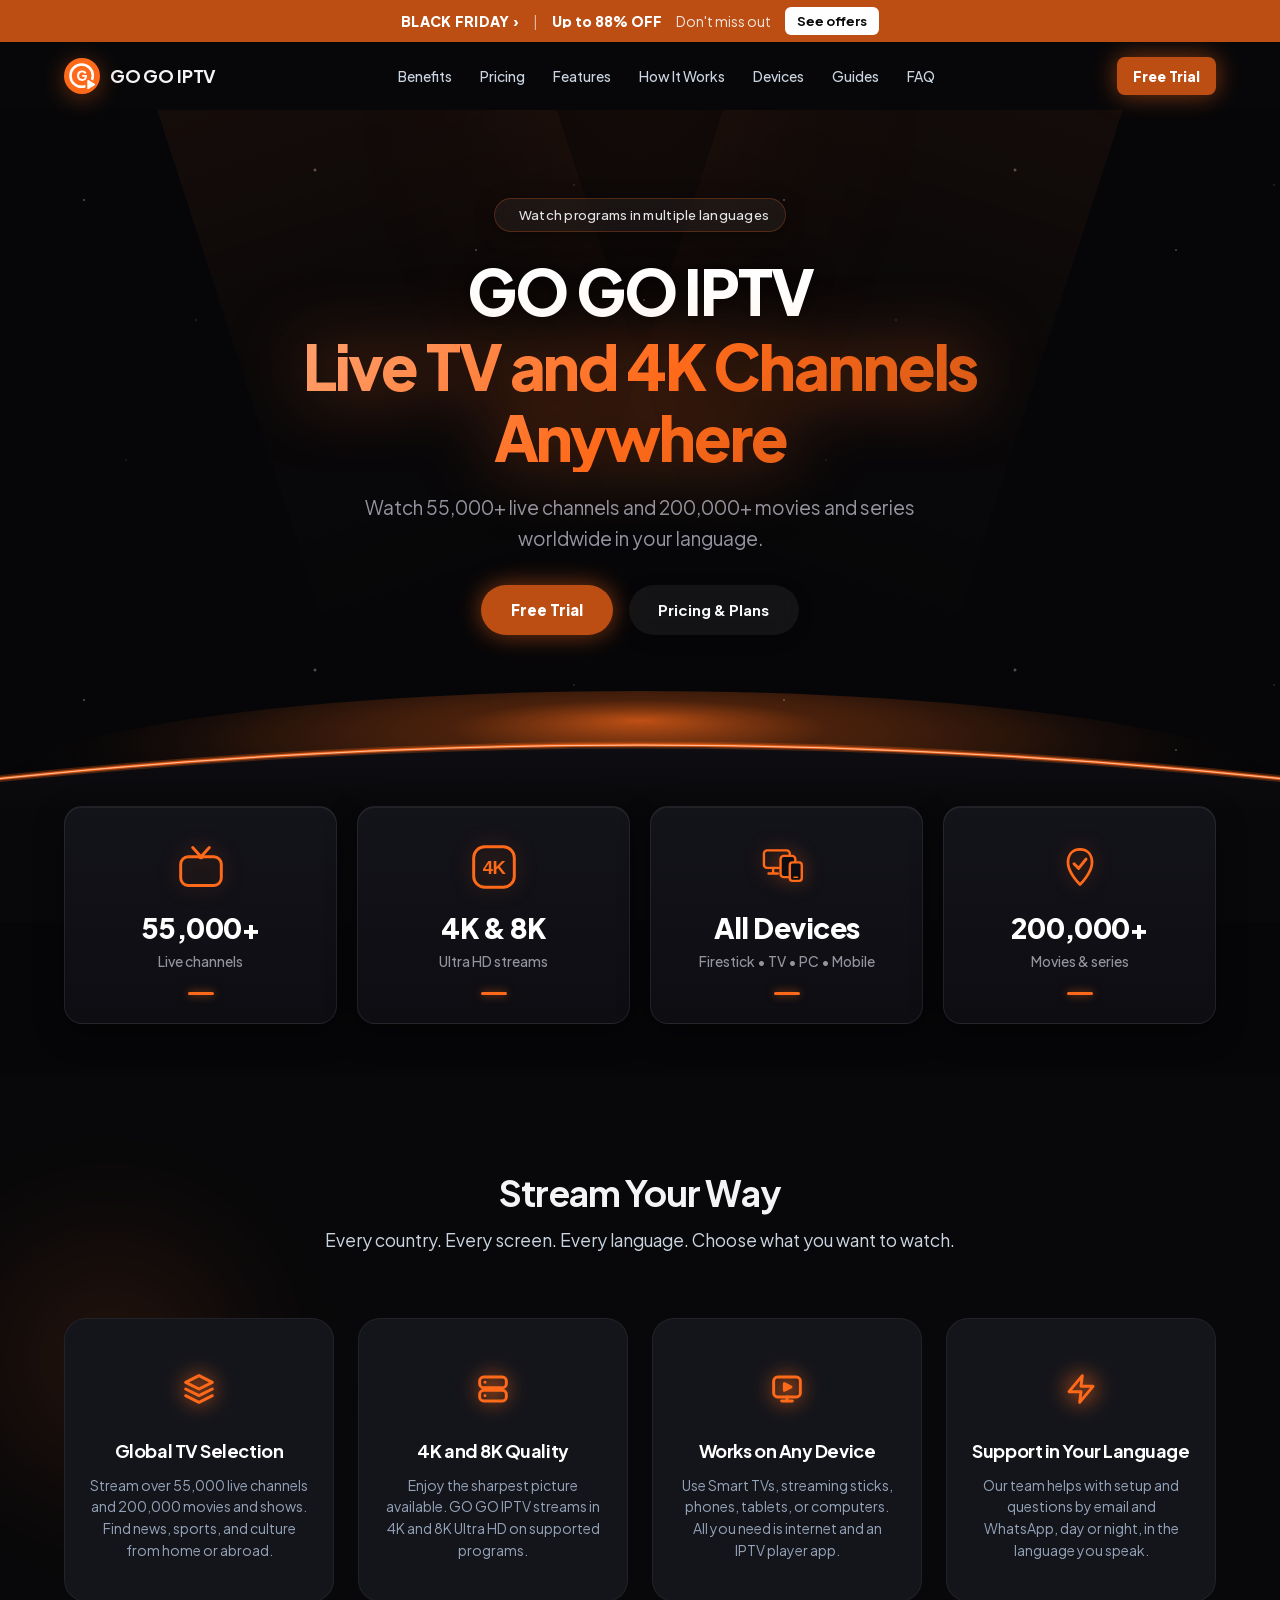
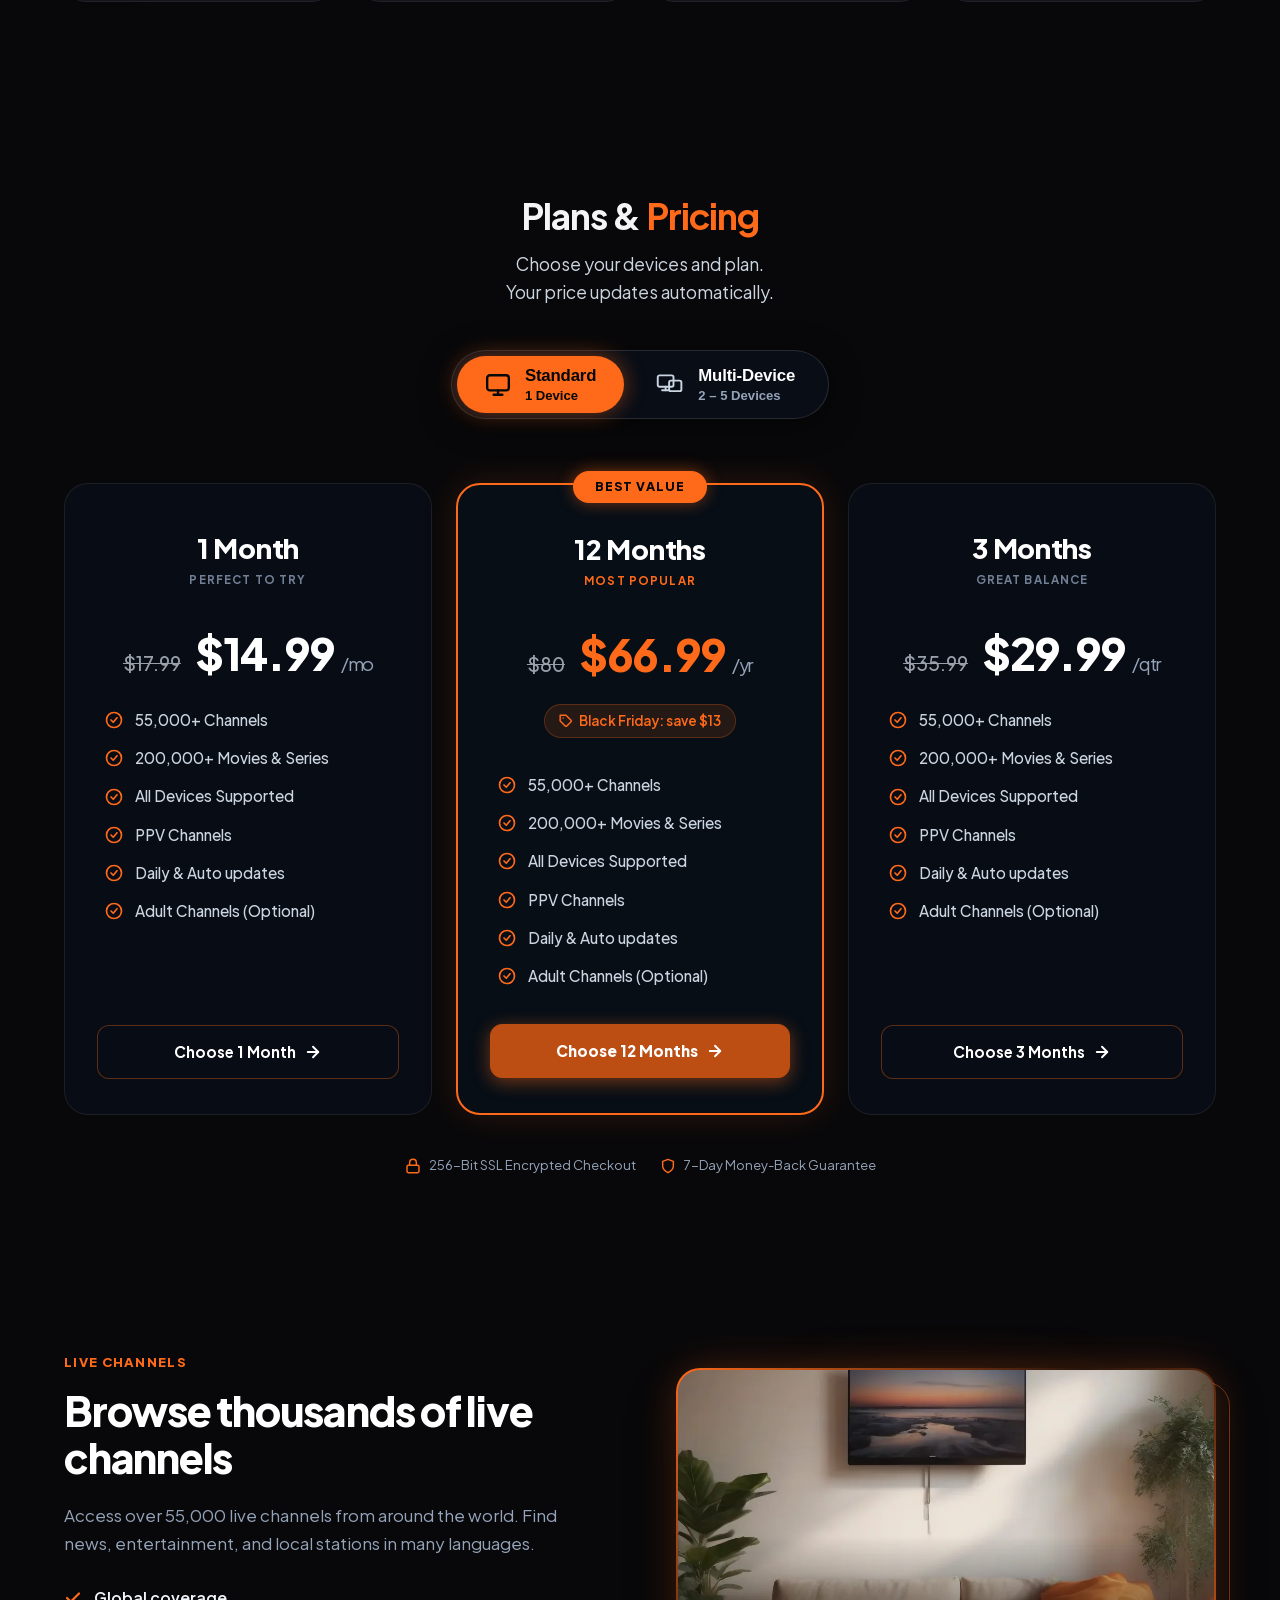
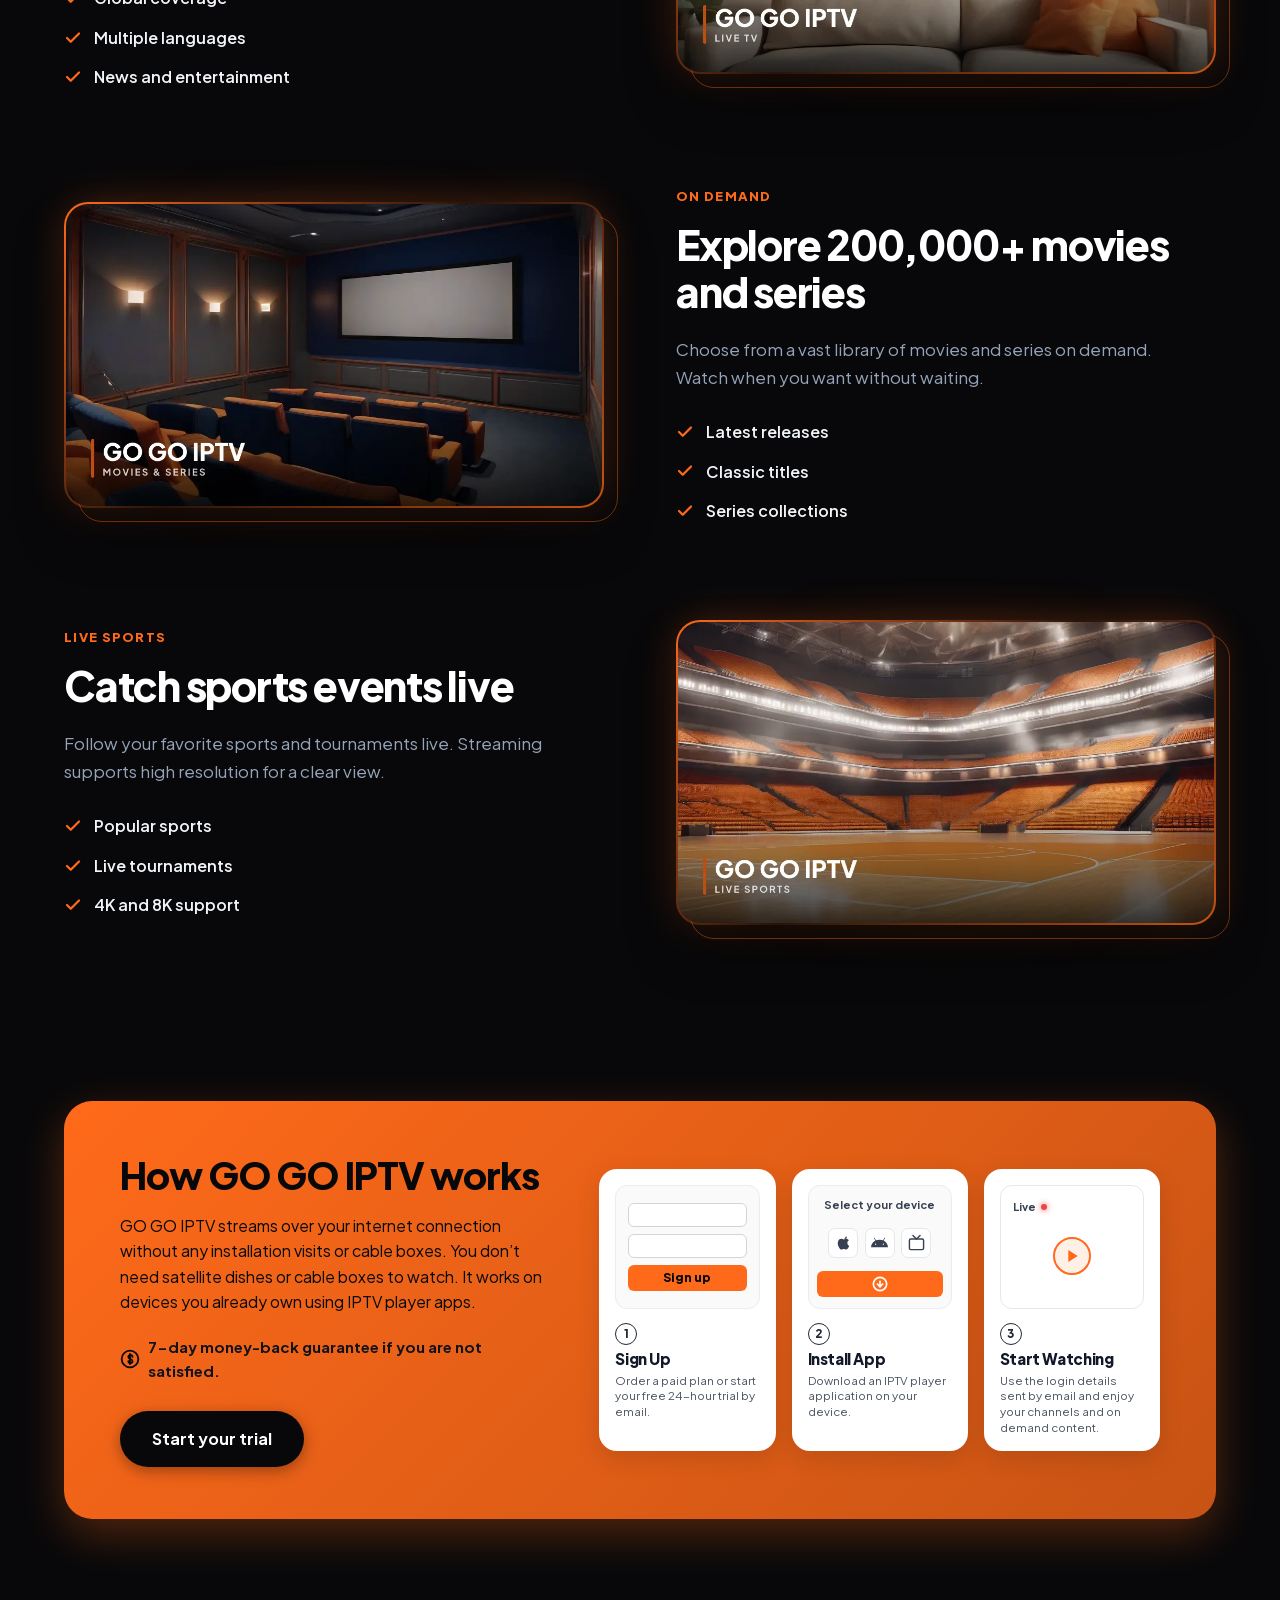
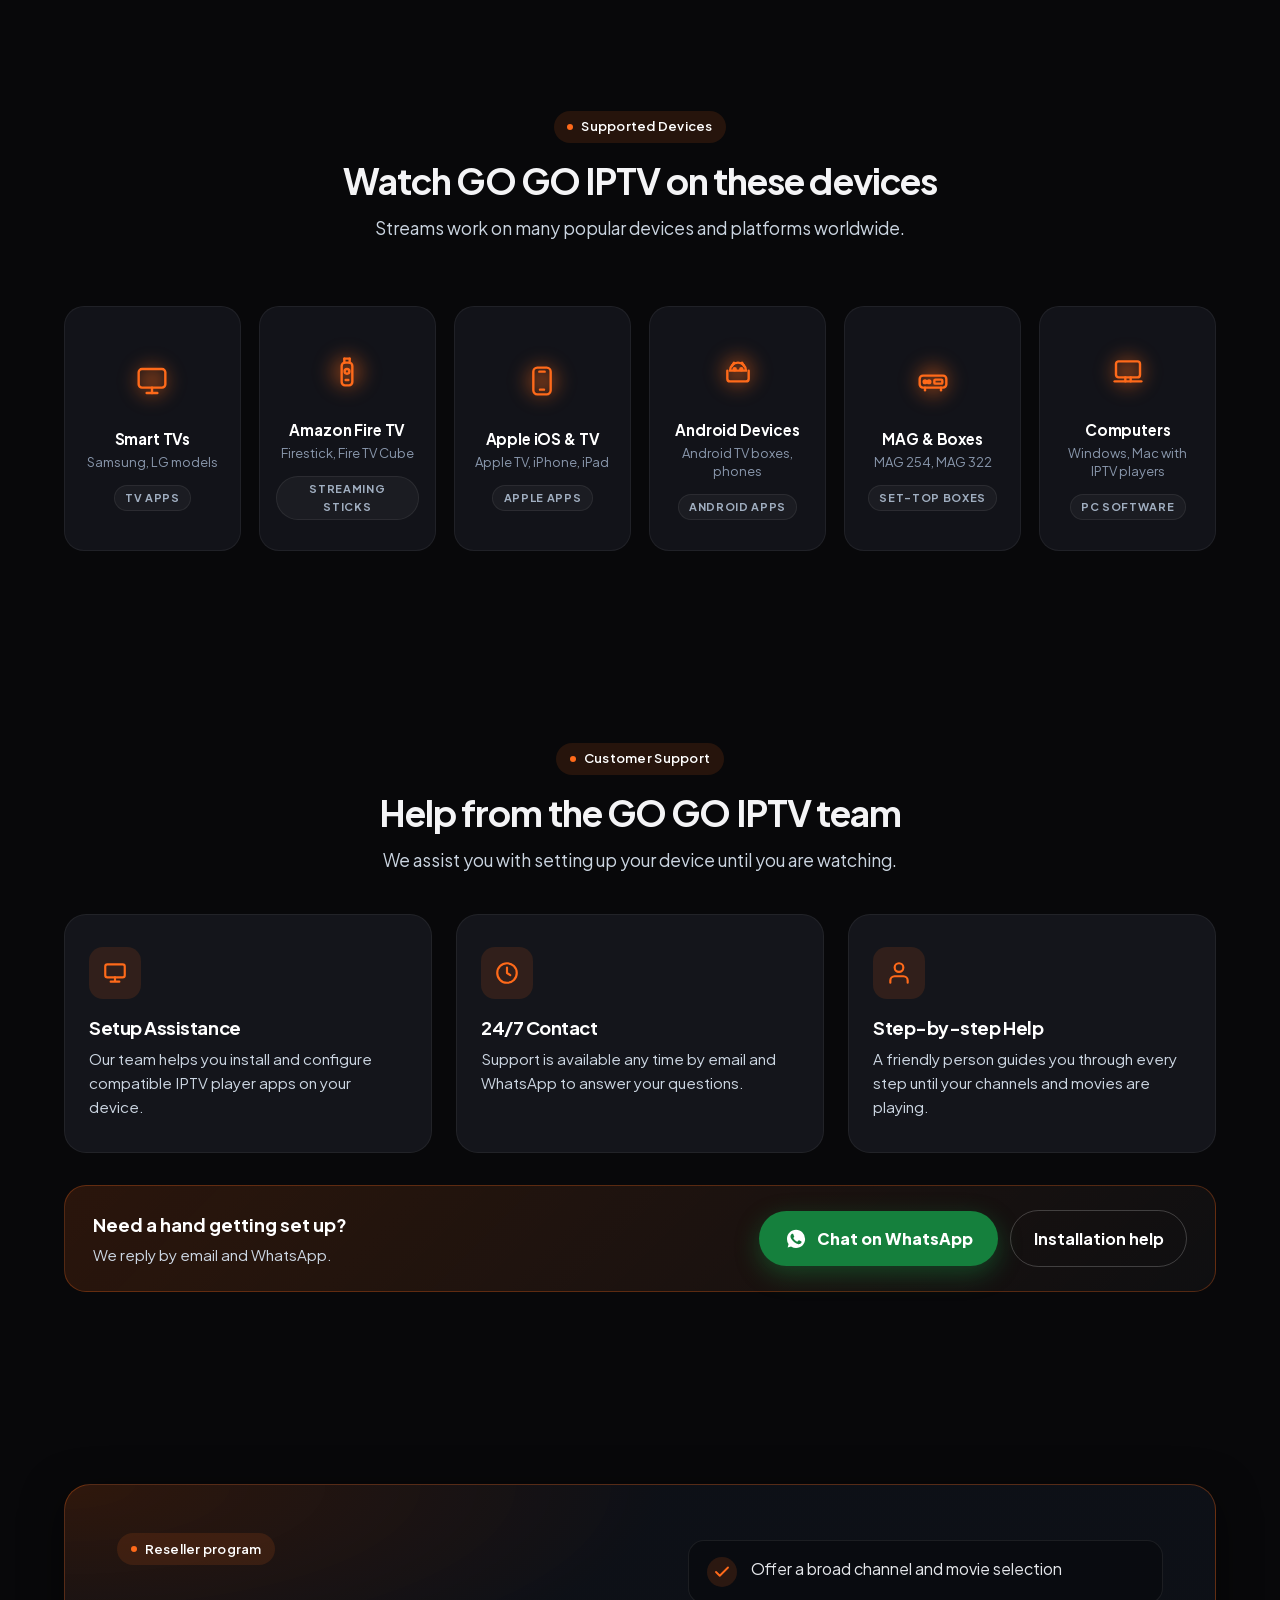
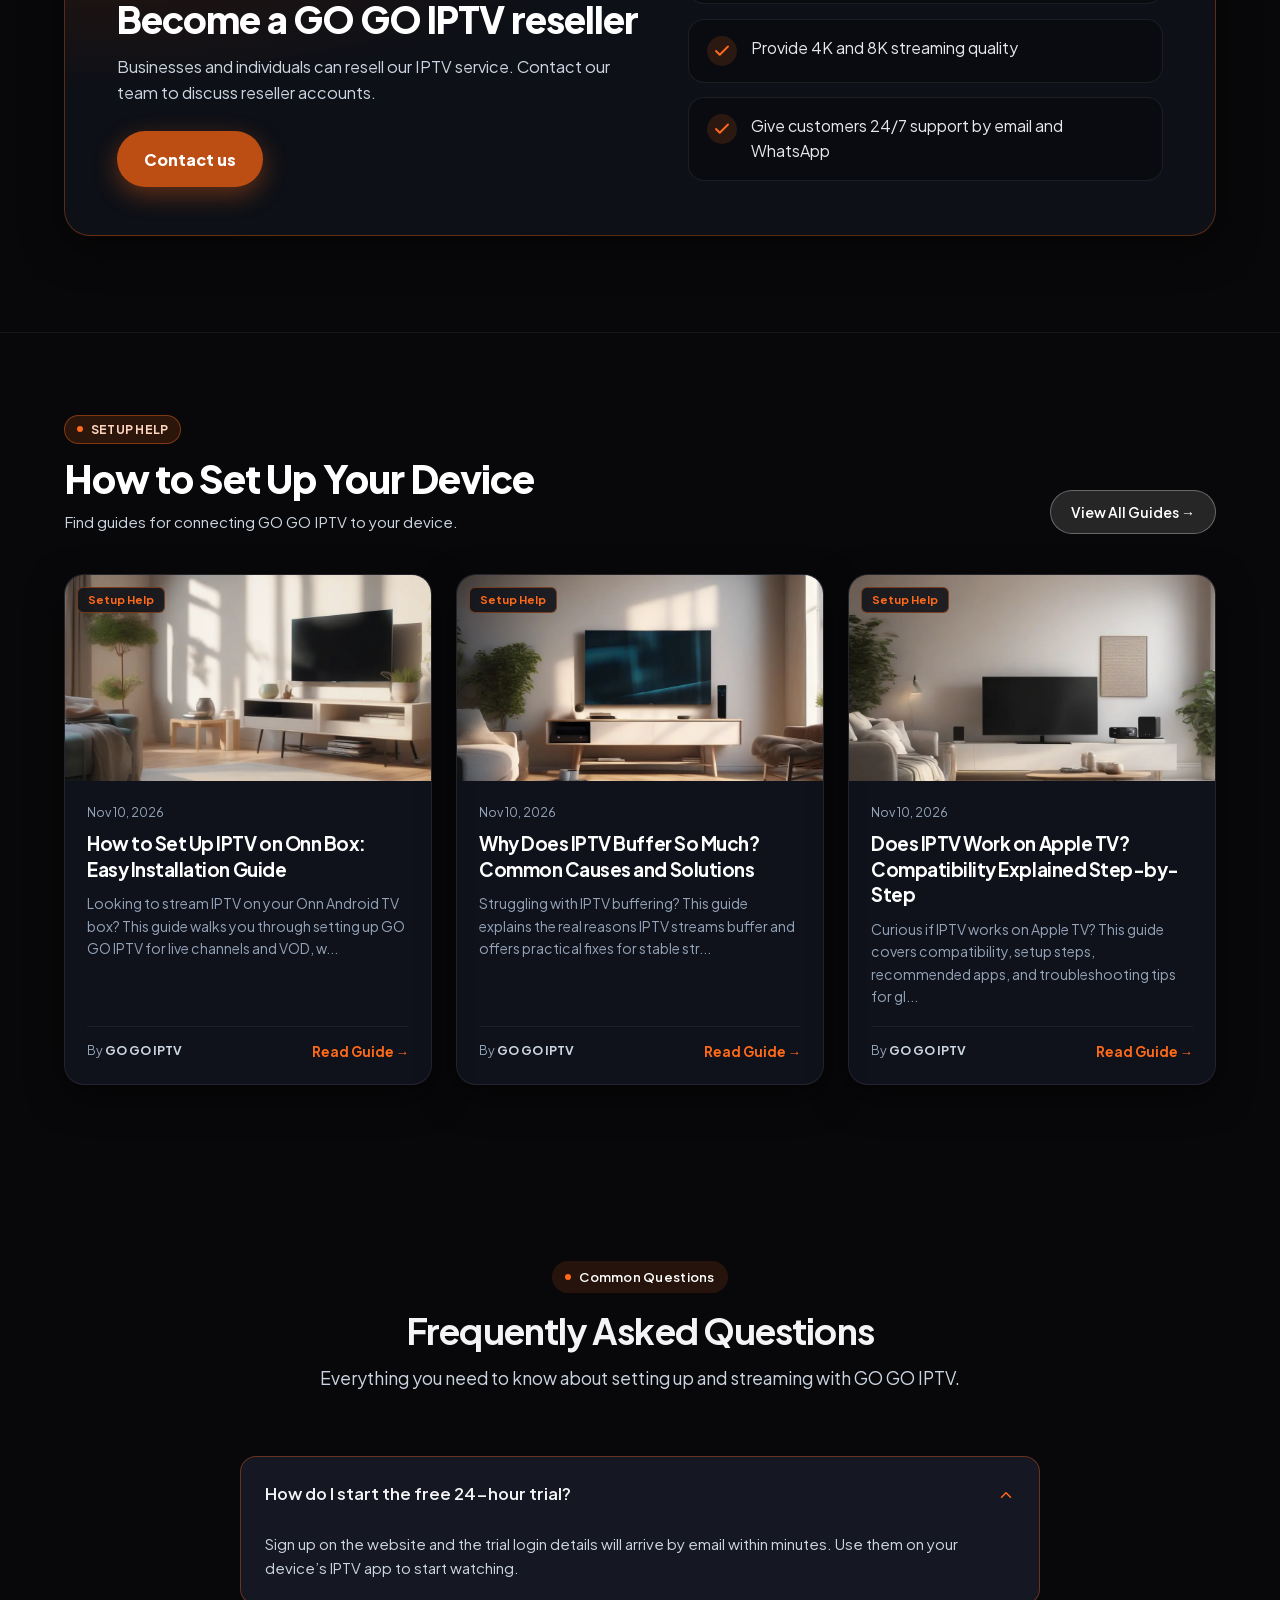
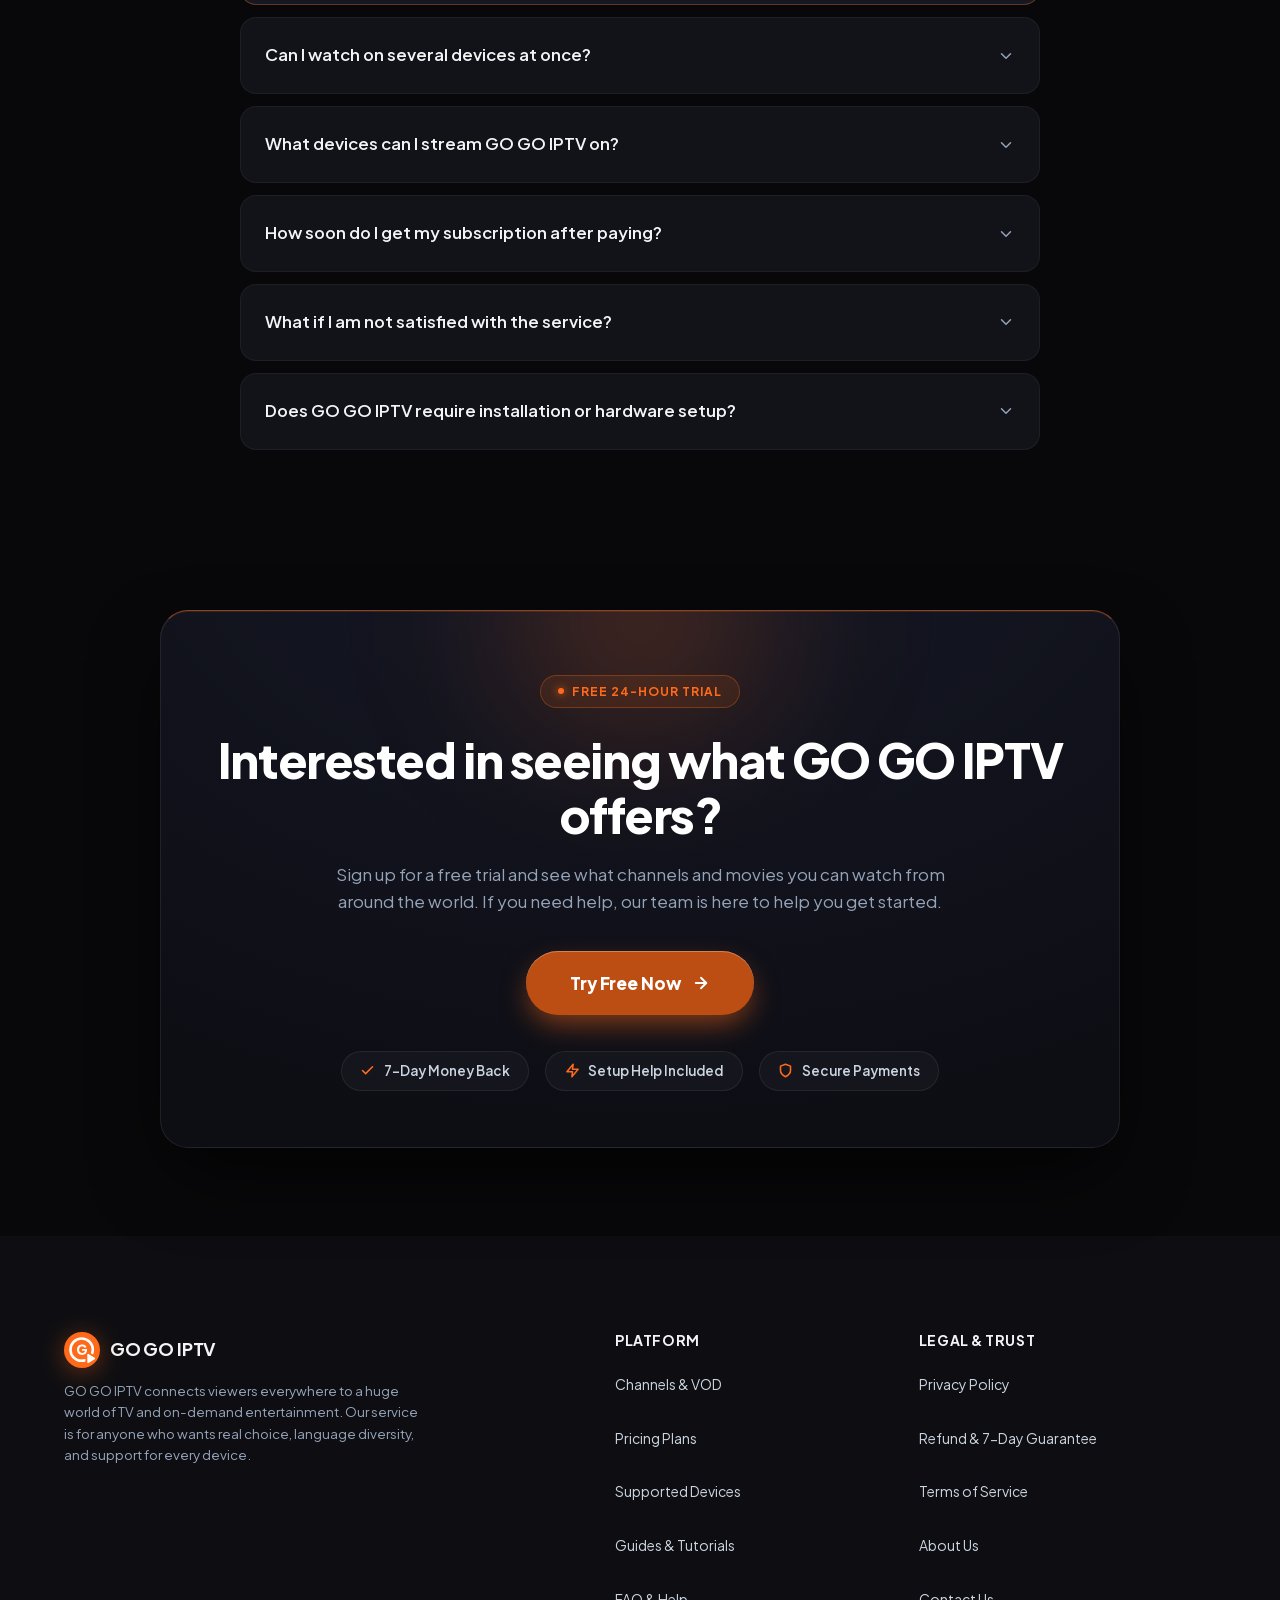
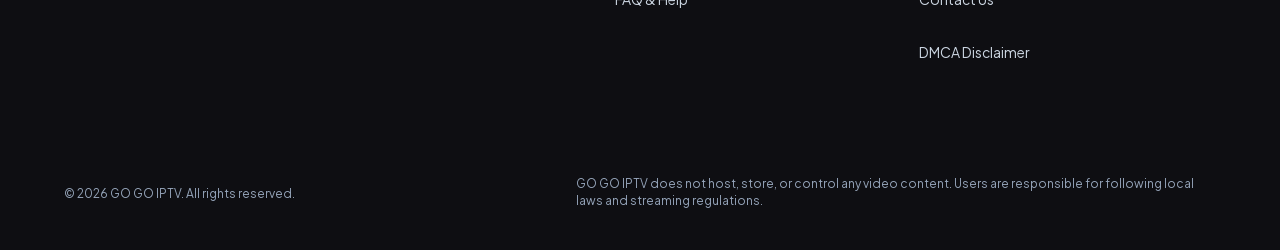
<file: index.html>
<!DOCTYPE html>
<html lang="en" style="background-color:#08080a;color:#f4f4f6;">
<head>
  <meta charset="UTF-8">
  <meta name="viewport" content="width=device-width, initial-scale=1.0">
  
  <!-- Primary SEO Meta Tags -->
  <title>GO GO IPTV | 55,000+ Channels, Multilingual, 4K &amp; 8K Streams</title>
  <meta name="description" content="Watch 55,000+ channels and 200,000+ movies worldwide in 4K/8K. Free 24-hour trial and support in every language. Explore your options today.">
  <meta name="robots" content="index, follow, max-snippet:-1, max-image-preview:large, max-video-preview:-1">
  <meta name="format-detection" content="telephone=no">
  <link rel="canonical" href="https://iptvgogo.org/">
  <link rel="preload" href="/assets/fonts/plus-jakarta-sans.woff2" as="font" type="font/woff2" crossorigin>
  <meta name="theme-color" content="#08080a">

  <!-- Site favicon: real image files, which Google Search reads -->
  <link rel="icon" href="favicon.ico" sizes="any">
  <link rel="icon" type="image/png" sizes="48x48" href="/assets/favicon-48x48.png">
  <link rel="icon" type="image/svg+xml" href="/assets/favicon.svg">
  <link rel="apple-touch-icon" sizes="180x180" href="/assets/apple-touch-icon.png">
  <link rel="manifest" href="site.webmanifest">

  <!-- Open Graph / Facebook -->
  <meta property="og:type" content="website">
  <meta property="og:url" content="https://iptvgogo.org/">
  <meta property="og:title" content="GO GO IPTV | 55,000+ Channels, Multilingual, 4K & 8K Streams">
  <meta property="og:description" content="Watch 55,000+ channels and 200,000+ movies worldwide in 4K/8K. Free 24-hour trial and support in every language. Explore your options today.">
  <meta property="og:site_name" content="GO GO IPTV">
  <meta property="og:image" content="https://iptvgogo.org/images/share-go-go-iptv-live-tv-1794317675023.jpg">
  <meta property="og:image:width" content="1200">
  <meta property="og:image:height" content="630">
  <meta property="og:image:alt" content="GO GO IPTV Ultra-Stable 4K IPTV Streaming Service">

  <!-- Twitter / X -->
  <meta name="twitter:card" content="summary_large_image">
  <meta name="twitter:title" content="GO GO IPTV | 55,000+ Channels, Multilingual, 4K & 8K Streams">
  <meta name="twitter:description" content="Watch 55,000+ channels and 200,000+ movies worldwide in 4K/8K. Free 24-hour trial and support in every language. Explore your options today.">
  <meta name="twitter:image" content="https://iptvgogo.org/images/share-go-go-iptv-live-tv-1794317675023.jpg">

  <!-- Self-Hosted Critical Variable Font loaded via @font-face with font-display: swap -->

  <!-- Main Stylesheet -->
  <style>
@font-face{font-family:"Plus Jakarta Sans";font-style:normal;font-weight:400 800;font-display:swap;src:url("/assets/fonts/plus-jakarta-sans.woff2") format("woff2");unicode-range:U+0000-00FF,U+0131,U+0152-0153,U+02BB-02BC,U+02C6,U+02DA,U+02DC,U+0304,U+0308,U+0329,U+2000-206F,U+20AC,U+2122,U+2191,U+2193,U+2212,U+2215,U+FEFF,U+FFFD}:root{--bg-page:#08080a;--bg-surface:#0e0e12;--bg-card:#131318;--bg-card-hover:#181820;--bg-subtle:#1c1c24;--border-subtle:transparent;--border-medium:transparent;--border-accent:transparent;--border-highlight:transparent;--accent:#c75314;--accent-hover:#c75314;--accent-light:rgba(199, 83, 20,0.12);--accent-text:#ffd5bf;--status-green:#22c55e;--status-green-bg:rgba(34,197,94,0.12);--text-primary:#f4f4f6;--text-secondary:#cbd5e1;--text-muted:#94a3b8;--text-inverse:#08080a;--font-family:"Plus Jakarta Sans",-apple-system,BlinkMacSystemFont,"Segoe UI",Roboto,Oxygen,Ubuntu,Cantarell,"Helvetica Neue",sans-serif;--line-height-base:1.6;--line-height-heading:1.2;--space-xs:0.5rem;--space-sm:0.75rem;--space-md:1rem;--space-lg:1.5rem;--space-xl:2.5rem;--space-2xl:4rem;--space-3xl:6rem;--max-width:1200px;--radius-sm:4px;--radius-md:8px;--radius-lg:12px;--radius-full:9999px;--transition-fast:0.15s ease;--transition-normal:0.25s ease}*,*::before,*::after{box-sizing:border-box;margin:0;padding:0}html{font-family:var(--font-family);font-size:16px;line-height:var(--line-height-base);color:var(--text-secondary);background-color:var(--bg-page);scroll-behavior:smooth;-webkit-text-size-adjust:100%;text-rendering:optimizeLegibility}body{min-height:100vh;display:flex;flex-direction:column;background-color:var(--bg-page);color:var(--text-secondary);overflow-x:hidden}h1,h2,h3,h4,h5,h6{color:var(--text-primary);font-weight:700;line-height:var(--line-height-heading);letter-spacing:-0.025em}h1{font-size:clamp(2rem,5vw,3.25rem);font-weight:800;margin-bottom:var(--space-md)}h2{font-size:clamp(1.75rem,3.5vw,2.25rem);margin-bottom:var(--space-sm)}h3{font-size:1.25rem;margin-bottom:var(--space-xs)}p{margin-bottom:var(--space-md)}p:last-child{margin-bottom:0}a{color:inherit;text-decoration:none;transition:color var(--transition-fast)}a:hover{color:var(--text-primary)}ul,ol{list-style:none}:focus-visible{outline:2px solid var(--accent);outline-offset:3px}.container{width:100%;max-width:var(--max-width);margin-inline:auto;padding-inline:var(--space-md)}@media (min-width:768px){.container{padding-inline:var(--space-lg)}}.section{padding-block:var(--space-2xl);border-bottom:none;scroll-margin-top:90px}@media (min-width:768px){.section{padding-block:var(--space-3xl)}}.section-header{text-align:center;max-width:680px;margin-inline:auto;margin-bottom:var(--space-2xl)}.section-header p{color:var(--text-secondary);font-size:1.1rem}.pill-badge{display:inline-flex;align-items:center;gap:0.5rem;padding:0.35rem 0.85rem;font-size:0.8125rem;font-weight:600;letter-spacing:0.02em;color:var(--accent-text);background-color:var(--accent-light);border:none;border-radius:var(--radius-full);margin-bottom:var(--space-md)}.pill-badge .dot{width:6px;height:6px;border-radius:50%;background-color:var(--accent)}.status-pill{display:inline-flex;align-items:center;gap:0.375rem;font-size:0.75rem;font-weight:500;color:#86efac;background-color:var(--status-green-bg);padding:0.25rem 0.625rem;border-radius:var(--radius-full);border:none}.status-pill .indicator{width:6px;height:6px;border-radius:50%;background-color:var(--status-green)}@media (max-width:640px){.header-actions .status-pill{display:none}}.btn{display:inline-flex;align-items:center;justify-content:center;gap:0.5rem;padding:0.75rem 1.5rem;font-size:0.9375rem;font-weight:600;border-radius:var(--radius-md);border:none;cursor:pointer;white-space:nowrap;transition:background-color var(--transition-fast),transform var(--transition-fast);text-decoration:none}.btn:active{transform:translateY(1px)}.btn-primary{background:linear-gradient(135deg,#c75314 0%,#c75314 100%);color:#ffffff !important;font-weight:700;border:none}.btn-primary:hover{background-color:var(--accent-hover);color:#ffffff}.btn-secondary{background-color:var(--bg-card);color:var(--text-primary);border:none}.btn-secondary:hover{background-color:var(--bg-subtle);color:#ffffff}.btn-block{width:100%}.btn-sm{padding:0.5rem 1rem;font-size:0.875rem}.btn-group{display:flex;flex-direction:column;gap:0.75rem;width:100%}@media (min-width:480px){.btn-group{flex-direction:row;justify-content:center;width:auto}}.site-header{position:sticky;top:0;z-index:100;background-color:rgba(8,8,10,0.95);border-bottom:none;backdrop-filter:blur(8px);-webkit-backdrop-filter:blur(8px)}.header-container{display:flex;align-items:center;justify-content:space-between;height:68px}.brand-logo{display:flex;align-items:center;gap:0.625rem;font-size:1.125rem;font-weight:700;color:var(--text-primary);letter-spacing:-0.01em}.logo-icon{display:inline-flex;align-items:center;justify-content:center;width:32px;height:32px;background-color:var(--accent);color:#ffffff;border-radius:var(--radius-sm);font-weight:900;font-size:1rem}.brand-accent{color:var(--accent-ink, var(--accent))}.nav-menu{display:none}@media (min-width:900px){.nav-menu{display:flex;align-items:center;gap:1.75rem}}.nav-link{font-size:0.875rem;font-weight:500;color:var(--text-secondary)}.nav-link:hover{color:var(--text-primary)}.header-actions{display:flex;align-items:center;gap:0.875rem}.menu-toggle{display:flex;flex-direction:column;justify-content:center;gap:5px;width:38px;height:38px;padding:8px;background-color:var(--bg-card);border:none;border-radius:var(--radius-sm);cursor:pointer;color:var(--text-primary)}@media (min-width:900px){.menu-toggle{display:none}}.menu-bar{display:block;width:100%;height:2px;background-color:var(--text-primary);transition:transform var(--transition-fast),opacity var(--transition-fast)}.menu-toggle[aria-expanded="true"] .menu-bar:nth-child(1){transform:translateY(7px) rotate(45deg)}.menu-toggle[aria-expanded="true"] .menu-bar:nth-child(2){opacity:0}.menu-toggle[aria-expanded="true"] .menu-bar:nth-child(3){transform:translateY(-7px) rotate(-45deg)}.mobile-nav{display:none;position:fixed;top:68px;left:0;right:0;bottom:0;background-color:#08080a;border-bottom:none;padding:var(--space-xl) var(--space-lg);flex-direction:column;gap:var(--space-md);z-index:999;overflow-y:auto}.mobile-nav.is-open{display:flex}@media (min-width:900px){.mobile-nav{display:none !important}}.mobile-nav-link{font-size:1.125rem;font-weight:600;color:var(--text-primary);padding-block:0.5rem;border-bottom:none}.hero-section{position:relative;background-color:#060608;padding-top:clamp(3.5rem,7vw,5.5rem);padding-bottom:clamp(2rem,4vw,3.5rem);text-align:center;overflow:hidden}.hero-cosmic-backdrop{position:absolute;inset:0;pointer-events:none;overflow:hidden;z-index:1;contain:strict}.light-ray{position:absolute;top:-120px;width:380px;height:600px;opacity:0.16;transform-origin:top center;pointer-events:none;will-change:transform}.light-ray-left{left:10%;background:linear-gradient(180deg,rgba(255, 106, 26,0.5) 0%,rgba(255, 106, 26,0.08) 60%,transparent 100%);transform:rotate(-18deg)}.light-ray-right{right:10%;background:linear-gradient(180deg,rgba(255, 106, 26,0.45) 0%,rgba(255, 106, 26,0.08) 60%,transparent 100%);transform:rotate(18deg)}.light-ray-center{left:50%;transform:translateX(-50%);width:550px;height:480px;background:radial-gradient(ellipse at top,rgba(255, 106, 26,0.2) 0%,rgba(255, 106, 26,0.05) 50%,transparent 80%);opacity:0.35}.cosmic-stars{position:absolute;inset:0;background-image:radial-gradient(1.5px 1.5px at 12% 18%,rgba(255,255,255,0.65),transparent),radial-gradient(1px 1px at 28% 42%,rgba(255,255,255,0.45),transparent),radial-gradient(2px 2px at 45% 12%,rgba(255, 213, 191,0.75),transparent),radial-gradient(1.5px 1.5px at 68% 28%,rgba(255,255,255,0.55),transparent),radial-gradient(1px 1px at 82% 15%,rgba(255,255,255,0.45),transparent),radial-gradient(1.5px 1.5px at 92% 38%,rgba(255, 213, 191,0.65),transparent),radial-gradient(1px 1px at 18% 70%,rgba(255,255,255,0.35),transparent),radial-gradient(1.5px 1.5px at 84% 68%,rgba(255,255,255,0.4),transparent);background-repeat:repeat;background-size:700px 500px;opacity:0.7}.hero-container{position:relative;z-index:3}.hero-content{max-width:860px;margin-inline:auto;display:flex;flex-direction:column;align-items:center}.hero-badge-pill{display:inline-flex;align-items:center;gap:0.5rem;padding:0.35rem 1rem;background:rgba(255,255,255,0.05);border:none;border-radius:var(--radius-full);font-size:0.8125rem;font-weight:500;letter-spacing:0.02em;color:#e4e4e7;margin-bottom:1.5rem;backdrop-filter:blur(12px);-webkit-backdrop-filter:blur(12px);box-shadow:0 4px 20px rgba(0,0,0,0.4);transition:background-color var(--transition-fast),transform var(--transition-fast)}.hero-badge-pill:hover{background:rgba(255,255,255,0.08);transform:translateY(-1px)}.badge-spark{color:#c75314;font-size:0.875rem;text-shadow:0 0 10px rgba(199, 83, 20,0.9),0 0 20px rgba(199, 83, 20,0.5);line-height:1}.hero-title{display:flex;flex-direction:column;align-items:center;gap:0.25rem;font-size:clamp(2.1rem,5.2vw,3.85rem);font-weight:800;line-height:1.15;letter-spacing:-0.035em;margin-bottom:1.25rem}.title-top{color:#ffffff;text-shadow:0 2px 20px rgba(0,0,0,0.8)}.title-bottom{color:var(--accent-ink, #ff6a1a);background:linear-gradient(135deg,#ff6a1a 0%,#ff6a1a 50%,#c75314 100%);-webkit-background-clip:text;-webkit-text-fill-color:transparent;background-clip:text;filter:drop-shadow(0 0 35px rgba(199, 83, 20,0.45))}.hero-description{font-size:clamp(1rem,2vw,1.1875rem);color:#9494a0;line-height:1.6;max-width:640px;margin-inline:auto;margin-bottom:2rem}.hero-btn-group{display:flex;flex-direction:row;align-items:center;justify-content:center;gap:1rem;flex-wrap:wrap;margin-bottom:2.5rem}.btn-pill{display:inline-flex;align-items:center;justify-content:center;gap:0.5rem;padding:0.8rem 1.85rem;font-size:0.9375rem;font-weight:600;border-radius:var(--radius-full);border:none;cursor:pointer;white-space:nowrap}.btn-pill,.btn-pill span,.btn-pill:link,.btn-pill:visited{text-decoration:none}.btn-pill-primary,.btn-pill-primary:link,.btn-pill-primary:visited{background:var(--accent);color:#ffffff !important;font-weight:800 !important;border:none;box-shadow:0 0 25px rgba(199, 83, 20,0.45),0 4px 14px rgba(0,0,0,0.4)}.btn-pill-primary:hover{transform:translateY(-2px) scale(1.02);box-shadow:0 0 35px rgba(199, 83, 20,0.7),0 6px 22px rgba(0,0,0,0.5);color:#ffffff !important}.btn-pill-primary span{background:none;box-shadow:none;color:#ffffff !important}.btn-pill-glass{background-color:rgba(255,255,255,0.06);color:#f8fafc !important;border:none;backdrop-filter:blur(12px);-webkit-backdrop-filter:blur(12px);box-shadow:0 4px 15px rgba(0,0,0,0.3)}.btn-pill-glass span{color:#f8fafc !important}.btn-pill-glass:hover{background-color:rgba(255,255,255,0.12);color:#ffffff !important;transform:translateY(-2px);box-shadow:0 6px 20px rgba(0,0,0,0.4)}.hero-horizon{position:relative;width:100%;margin-top:1rem;margin-bottom:-15px;overflow:visible;pointer-events:none;z-index:2;display:flex;justify-content:center}.horizon-svg{width:100%;height:clamp(140px,18vw,240px);display:block;overflow:visible}.hero-metrics-container{position:relative;z-index:3;margin-top:-115px}@media (max-width:640px){.hero-metrics-container{margin-top:-50px}.hero-btn-group{flex-direction:column;width:100%;max-width:320px;margin-inline:auto}.btn-pill{width:100%}.horizon-svg{height:120px}}.metrics-grid{display:grid;grid-template-columns:repeat(2,1fr);gap:1rem;margin-top:0}@media (min-width:860px){.metrics-grid{grid-template-columns:repeat(4,1fr);gap:1.25rem}}.metric-card{position:relative;background-color:#0c0c11;background:linear-gradient(180deg,#13131a 0%,#0d0d12 100%);border:1px solid rgba(255,255,255,0.08);border-radius:18px;padding:2.25rem 1rem 1.75rem 1rem;display:flex;flex-direction:column;align-items:center;justify-content:center;text-align:center;box-shadow:0 10px 30px rgba(0,0,0,0.4),inset 0 1px 0 rgba(255,255,255,0.06);transition:transform var(--transition-normal),box-shadow var(--transition-normal),border-color var(--transition-normal),background-color var(--transition-normal)}.metric-card:hover{transform:translateY(-3px);background-color:#101016;border-color:rgba(255, 106, 26,0.4);box-shadow:0 14px 40px rgba(0,0,0,0.55),0 0 25px rgba(199, 83, 20,0.15)}.metric-icon-wrap{display:flex;align-items:center;justify-content:center;width:56px;height:48px;max-width:56px;max-height:48px;background:transparent;border:none;margin-inline:auto;margin-bottom:1.25rem;overflow:visible;flex-shrink:0}.metric-icon-art{width:56px !important;height:48px !important;max-width:56px !important;max-height:48px !important;display:block;flex-shrink:0;filter:drop-shadow(0 0 10px rgba(255, 106, 26,0.22));transition:transform var(--transition-fast),filter var(--transition-fast)}.metric-card:hover .metric-icon-art{transform:scale(1.06);filter:drop-shadow(0 0 16px rgba(255, 106, 26,0.5))}.metric-val{font-size:clamp(1.35rem,2.2vw,1.85rem);font-weight:800;color:#ffffff;letter-spacing:-0.02em;line-height:1.2}.metric-val .accent-mark{color:var(--accent-ink, #ff6a1a);margin-left:2px}.metric-label{font-size:clamp(0.78rem,1.15vw,0.875rem);color:#94949e;margin-top:0.45rem;line-height:1.4;font-weight:500}.metric-dash{display:block;width:26px;height:3px;border-radius:var(--radius-full);background-color:#ff6a1a;margin-top:1.25rem;box-shadow:0 0 8px rgba(255, 106, 26,0.5)}@media (max-width:640px){.metrics-grid{gap:0.65rem}.metric-card{padding:1.5rem 0.6rem 1.25rem 0.6rem;border-radius:14px}.metric-icon-wrap{height:44px;margin-bottom:0.85rem}.metric-icon-art{width:44px;height:38px}.metric-val{font-size:1.15rem}.metric-label{font-size:0.72rem}.metric-dash{margin-top:0.85rem;width:20px}}.hero-categories-section{position:relative;background-color:#060608;padding-bottom:2rem}.hero-categories-container{position:relative;z-index:3;margin-top:1.5rem;margin-bottom:1rem}.category-cards-grid{display:grid;grid-template-columns:repeat(3,1fr);gap:0.65rem}@media (min-width:860px){.category-cards-grid{grid-template-columns:repeat(6,1fr);gap:1rem}}.category-card{position:relative;display:flex;flex-direction:column;border-radius:14px;overflow:hidden;background-color:#0c0c11;border:1px solid rgba(255,255,255,0.08);text-decoration:none;cursor:pointer;box-shadow:0 6px 20px rgba(0,0,0,0.4);transition:transform var(--transition-normal),box-shadow var(--transition-normal),border-color var(--transition-normal)}.category-card:hover{transform:translateY(-4px) scale(1.02);border-color:rgba(255, 106, 26,0.45);box-shadow:0 12px 30px rgba(0,0,0,0.6),0 0 20px rgba(255, 106, 26,0.22)}.category-card-media{position:relative;width:100%;aspect-ratio:2 / 3;overflow:hidden;border-radius:14px;background-color:#08080a}.category-card-media img{width:100%;height:100%;object-fit:cover;display:block;transition:transform 0.45s cubic-bezier(0.16,1,0.3,1)}.category-card:hover .category-card-media img{transform:scale(1.07)}.category-card-overlay{position:absolute;inset:0;background:linear-gradient(180deg,transparent 40%,rgba(0,0,0,0.65) 75%,rgba(0,0,0,0.92) 100%);pointer-events:none}.category-card-label{position:absolute;bottom:0.55rem;left:0.25rem;right:0.25rem;text-align:center;font-size:0.78rem;font-weight:600;color:#ffffff;letter-spacing:-0.01em;text-shadow:0 1px 4px rgba(0,0,0,0.9);pointer-events:none;white-space:nowrap;overflow:hidden;text-overflow:ellipsis;padding-inline:4px;transition:color var(--transition-fast)}.category-card:hover .category-card-label{color:var(--accent-ink, #ff6a1a)}@media (max-width:640px){.hero-categories-container{margin-top:0.85rem;margin-bottom:0.5rem}.category-cards-grid{gap:0.45rem}.category-card{border-radius:10px}.category-card-media{border-radius:10px}.category-card-label{font-size:0.65rem;bottom:0.35rem}}.what-we-offer-section{position:relative;overflow:hidden}.what-we-offer-section::before{content:"";position:absolute;top:15%;left:-80px;width:380px;height:380px;background:radial-gradient(circle,rgba(255, 106, 26,0.14) 0%,rgba(255, 106, 26,0.03) 50%,transparent 70%);filter:blur(60px);pointer-events:none;z-index:0}.benefits-grid{position:relative;z-index:1;display:grid;grid-template-columns:1fr;gap:1.25rem}@media (min-width:640px){.benefits-grid{grid-template-columns:repeat(2,1fr)}}@media (min-width:1024px){.benefits-grid{grid-template-columns:repeat(4,1fr);gap:1.5rem}}.benefit-card{background-color:#14151b;border:1px solid rgba(255,255,255,0.06);border-radius:22px;padding:2.5rem 1.5rem;display:flex;flex-direction:column;align-items:center;text-align:center;height:100%;transition:transform 0.25s ease,border-color 0.25s ease,box-shadow 0.25s ease,background-color 0.25s ease}.benefit-card:hover{background-color:#181a22;border-color:rgba(255, 106, 26,0.35);transform:translateY(-4px);box-shadow:0 16px 36px -10px rgba(0,0,0,0.6),0 0 24px rgba(255, 106, 26,0.12)}.benefit-icon-wrapper{position:relative;width:60px;height:60px;display:flex;align-items:center;justify-content:center;color:var(--accent-ink, #ff6a1a);margin-bottom:1.25rem;flex-shrink:0}.benefit-icon-glow{position:absolute;top:50%;left:50%;transform:translate(-50%,-50%);width:48px;height:48px;border-radius:50%;background:radial-gradient(circle,rgba(255, 106, 26,0.55) 0%,rgba(255, 106, 26,0.18) 50%,transparent 75%);filter:blur(8px);pointer-events:none;z-index:0}.benefit-icon-wrapper svg{position:relative;z-index:1;width:32px;height:32px;color:var(--accent-ink, #ff6a1a)}.benefit-title{font-size:1.125rem;font-weight:700;color:#ffffff;margin-bottom:0.75rem;line-height:1.3}.benefit-desc{font-size:0.875rem;color:#94a3b8;line-height:1.55;margin:0;max-width:250px}.features-showcase-section{padding:5rem 0;position:relative;overflow:hidden}.features-showcase{display:flex;flex-direction:column;gap:6rem}.feature-split-row{display:grid;grid-template-columns:1fr;align-items:center;gap:2.5rem}@media (min-width:992px){.feature-split-row{grid-template-columns:1fr 1fr;gap:4.5rem}.feature-split-row-reverse .feature-split-content{order:2}.feature-split-row-reverse .feature-split-media{order:1}}.feature-split-content{display:flex;flex-direction:column;justify-content:center}.feature-badge-tag{display:inline-block;font-size:0.8125rem;font-weight:800;text-transform:uppercase;letter-spacing:0.1em;color:var(--accent-ink, #ff6a1a);margin-bottom:0.875rem}.feature-split-title{font-size:clamp(2rem,3.2vw,2.75rem);font-weight:800;line-height:1.15;letter-spacing:-0.03em;color:#ffffff;margin:0 0 1.25rem 0}.feature-split-desc{font-size:1.0625rem;line-height:1.65;color:#94a3b8;margin:0 0 1.75rem 0;max-width:520px}.feature-split-list{list-style:none;padding:0;margin:0;display:flex;flex-direction:column;gap:0.875rem}.feature-split-item{display:flex;align-items:center;gap:0.75rem;font-size:1rem;font-weight:600;color:#f1f5f9}.feature-check-icon{display:inline-flex;align-items:center;justify-content:center;color:var(--accent-ink, #ff6a1a);flex-shrink:0}.feature-check-icon svg{width:18px;height:18px}.feature-split-media{position:relative;display:flex;justify-content:center;align-items:center}.feature-media-wrapper{position:relative;width:100%;max-width:620px;display:flex;align-items:center;justify-content:center}.feature-media-ambient{position:absolute;top:50%;left:50%;transform:translate(-50%,-50%);width:80%;height:80%;background:radial-gradient(circle,rgba(255, 106, 26,0.16) 0%,rgba(255, 106, 26,0.03) 60%,transparent 80%);filter:blur(50px);pointer-events:none;z-index:0}.feature-mockup-img{position:relative;z-index:1;width:100%;max-width:100%;height:auto;display:block;object-fit:contain;filter:drop-shadow(0 20px 30px rgba(0,0,0,0.65));transition:transform 0.35s cubic-bezier(0.16,1,0.3,1),filter 0.35s ease}.feature-mockup-img:hover{transform:translateY(-6px) scale(1.02);filter:drop-shadow(0 28px 42px rgba(0,0,0,0.8)) drop-shadow(0 0 25px rgba(255, 106, 26,0.22))}@media (max-width:768px){.features-showcase-section{padding:3.5rem 0}.features-showcase{gap:4rem}.feature-split-title{font-size:1.75rem}.feature-split-desc{font-size:0.9375rem;margin-bottom:1.25rem}.feature-split-item{font-size:0.9375rem}}.journey-banner{background:linear-gradient(135deg,#ff6a1a 0%,#ff6a1a 50%,#ff6a1a 100%);border-radius:28px;padding:3.25rem 3.5rem;display:grid;grid-template-columns:1fr;gap:2.5rem;align-items:center;position:relative;overflow:hidden;box-shadow:0 15px 45px rgba(255, 106, 26,0.22)}@media (min-width:1024px){.journey-banner{grid-template-columns:1fr 1.3fr;gap:3rem}}.journey-cta-col{display:flex;flex-direction:column;align-items:flex-start}.journey-title{font-size:2.35rem;font-weight:800;color:#08080a;line-height:1.15;letter-spacing:-0.025em;margin-bottom:1rem}.journey-guarantee{display:inline-flex;align-items:center;gap:0.5rem;font-size:0.9375rem;font-weight:700;color:#12131a;margin-bottom:1.75rem}.journey-guarantee svg{flex-shrink:0;color:#08080a}.journey-btn{display:inline-flex;align-items:center;justify-content:center;background-color:#08080a;color:#ffffff;font-size:1rem;font-weight:700;padding:0.95rem 2rem;border-radius:100px;text-decoration:none;box-shadow:0 4px 15px rgba(0,0,0,0.35);transition:transform var(--transition-fast),background-color var(--transition-fast),box-shadow var(--transition-fast)}.journey-btn:hover{background-color:#1a1b24;transform:translateY(-2px);box-shadow:0 6px 20px rgba(0,0,0,0.45)}.journey-steps-grid{display:grid;grid-template-columns:1fr;gap:1.25rem}@media (min-width:640px){.journey-steps-grid{grid-template-columns:repeat(3,1fr);gap:1rem}}.journey-step-card{background-color:#ffffff;border-radius:18px;padding:1rem;display:flex;flex-direction:column;box-shadow:0 8px 24px rgba(0,0,0,0.12);transition:transform var(--transition-fast),box-shadow var(--transition-fast)}.journey-step-card:hover{transform:translateY(-4px);box-shadow:0 12px 28px rgba(0,0,0,0.18)}.journey-mockup{background-color:#fafafa;border:1.5px solid #ececee;border-radius:12px;height:124px;padding:0.75rem;margin-bottom:0.875rem;display:flex;flex-direction:column;justify-content:center;position:relative;overflow:hidden}.mockup-signup{gap:0.45rem}.mockup-input-box{height:24px;width:100%;border:1.5px solid #d1d5db;border-radius:6px;background-color:#ffffff}.mockup-submit-btn{height:26px;width:100%;background:var(--accent);color:#08080a;border-radius:6px;font-size:0.75rem;font-weight:800;display:flex;align-items:center;justify-content:center}.mockup-download{justify-content:space-between;padding:0.65rem 0.5rem}.mockup-subheading{font-size:0.6875rem;font-weight:700;color:#374151;text-align:center}.mockup-device-tiles{display:flex;align-items:center;justify-content:center;gap:0.4rem}.mockup-tile{width:30px;height:30px;border:1.5px solid #e5e7eb;border-radius:7px;background-color:#ffffff;display:flex;align-items:center;justify-content:center;color:#374151}.mockup-download-btn{height:26px;width:100%;background:var(--accent);color:#ffffff;border-radius:6px;display:flex;align-items:center;justify-content:center}.mockup-enjoy{justify-content:space-between;border:1.5px solid #e5e7eb;background-color:#ffffff}.mockup-live-indicator{display:flex;align-items:center;gap:0.3rem;font-size:0.6875rem;font-weight:700;color:#374151}.mockup-live-indicator .live-dot{width:6px;height:6px;border-radius:50%;background-color:#ef4444;box-shadow:0 0 6px #ef4444}.mockup-play-center{margin:auto;width:38px;height:38px;border:2px solid var(--accent);border-radius:50%;display:flex;align-items:center;justify-content:center;color:var(--accent-ink, var(--accent));background-color:rgba(255, 106, 26,0.08)}.mockup-play-center svg{margin-left:2px}.journey-step-footer{display:flex;flex-direction:column;align-items:flex-start}.journey-step-num{width:22px;height:22px;border:1.5px solid #1f2937;border-radius:50%;display:inline-flex;align-items:center;justify-content:center;font-size:0.725rem;font-weight:800;color:#1f2937;margin-bottom:0.35rem}.journey-step-title{font-size:0.95rem;font-weight:800;color:#111827;margin-bottom:0.25rem}.journey-step-desc{font-size:0.725rem;color:#4b5563;line-height:1.35;margin:0}@media (max-width:640px){.journey-banner{padding:2rem 1.25rem;border-radius:20px}.journey-title{font-size:1.75rem}.journey-btn{width:100%;text-align:center}}.pricing-cards-wrapper{display:grid;grid-template-columns:1fr;gap:2.25rem;max-width:1100px;margin:0 auto;align-items:stretch}@media (min-width:900px){.pricing-cards-wrapper{grid-template-columns:repeat(3,1fr);gap:1.5rem;align-items:center}}.price-plan-card{background-color:#0c0d12;border:1px solid rgba(255,255,255,0.08);border-radius:22px;padding:2.75rem 1.75rem 2rem 1.75rem;display:flex;flex-direction:column;position:relative;transition:transform var(--transition-fast),border-color var(--transition-fast),box-shadow var(--transition-fast)}.price-plan-card:hover{border-color:rgba(255,255,255,0.18);transform:translateY(-4px)}.price-plan-card.is-featured{background-color:#0e0f16;border:2px solid var(--accent);box-shadow:0 0 40px rgba(255, 106, 26,0.15);padding-top:3rem}@media (min-width:900px){.price-plan-card.is-featured{transform:scale(1.03);z-index:2}.price-plan-card.is-featured:hover{transform:scale(1.05) translateY(-4px)}}.plan-badge-top{position:absolute;top:-14px;left:50%;transform:translateX(-50%);background:var(--accent);color:#000000;font-size:0.75rem;font-weight:800;letter-spacing:0.08em;text-transform:uppercase;padding:0.35rem 1.15rem;border-radius:100px;box-shadow:0 4px 14px rgba(255, 106, 26,0.4);white-space:nowrap}.plan-card-head{text-align:center;margin-bottom:1.5rem}.plan-card-title{font-size:1.75rem;font-weight:800;color:#ffffff;margin-bottom:0.35rem}.plan-card-subtitle{font-size:0.6875rem;font-weight:700;letter-spacing:0.12em;text-transform:uppercase;color:#7e808e;margin-bottom:1.25rem}.plan-card-subtitle.featured-subtitle{color:var(--accent-ink, var(--accent))}.plan-card-price-row{display:flex;align-items:baseline;justify-content:center;gap:0.25rem}.plan-card-amount{font-size:2.75rem;font-weight:800;color:#ffffff;letter-spacing:-0.03em;line-height:1}.plan-card-amount.featured-amount{font-size:3.25rem;color:var(--accent-ink, var(--accent));letter-spacing:-0.04em}.plan-card-unit{font-size:0.9375rem;color:#8c8e9b;font-weight:500}.plan-billed-note{font-size:0.8125rem;color:#8c8e9b;font-weight:500;margin-top:0.35rem}.plan-savings-pill{display:inline-flex;align-items:center;justify-content:center;gap:0.375rem;background-color:rgba(255, 106, 26,0.1);border:1px solid rgba(255, 106, 26,0.25);color:var(--accent-ink, var(--accent));font-size:0.8125rem;font-weight:600;padding:0.35rem 0.875rem;border-radius:100px;margin-top:0.75rem}.plan-savings-pill svg{flex-shrink:0}.plan-card-features{list-style:none;padding:0;margin:0 0 2rem 0;display:flex;flex-direction:column;gap:0.875rem;flex:1}.plan-card-feature{display:flex;align-items:center;gap:0.75rem;font-size:0.9375rem;color:#d1d3df}.plan-card-feature .check-icon{color:var(--accent-ink, var(--accent));width:18px;height:18px;flex-shrink:0}.plan-card-btn{display:flex;align-items:center;justify-content:center;gap:0.5rem;width:100%;padding:0.95rem 1.25rem;border-radius:12px;font-size:0.95rem;font-weight:700;text-decoration:none;cursor:pointer;transition:all var(--transition-fast)}.plan-card-btn.outline-btn{background-color:rgba(255,255,255,0.03);border:1px solid rgba(255,255,255,0.12);color:#ffffff}.plan-card-btn.outline-btn:hover{background-color:rgba(255,255,255,0.08);border-color:rgba(255,255,255,0.25);transform:translateY(-2px)}.plan-card-btn.solid-featured-btn{background:var(--accent);border:none;color:#000000;box-shadow:0 4px 18px rgba(255, 106, 26,0.3)}.plan-card-btn.solid-featured-btn:hover{filter:brightness(1.08);box-shadow:0 6px 24px rgba(255, 106, 26,0.45);transform:translateY(-2px)}.plan-card-btn svg{transition:transform var(--transition-fast)}.plan-card-btn:hover svg{transform:translateX(3px)}.pricing-guarantee-row,.hero-trust-row{margin-top:var(--space-xl);text-align:center;display:flex;flex-wrap:wrap;align-items:center;justify-content:center;gap:1.5rem;font-size:0.8125rem;color:var(--text-muted)}.trust-item{display:inline-flex;align-items:center;gap:0.5rem;font-size:0.8125rem;color:var(--text-muted)}.trust-item svg{width:16px !important;height:16px !important;max-width:16px !important;max-height:16px !important;flex-shrink:0;color:var(--accent-ink, var(--accent))}.devices-grid{display:grid;grid-template-columns:repeat(2,1fr);gap:1rem}@media (min-width:640px){.devices-grid{grid-template-columns:repeat(3,1fr);gap:1.25rem}}@media (min-width:1024px){.devices-grid{grid-template-columns:repeat(6,1fr);gap:1.15rem}}.device-card{background-color:#121319;border:1px solid rgba(255,255,255,0.06);border-radius:20px;padding:2.25rem 1rem 1.85rem;text-align:center;display:flex;flex-direction:column;align-items:center;justify-content:center;position:relative;overflow:hidden;transition:transform 0.25s cubic-bezier(0.16,1,0.3,1),background-color 0.25s ease,border-color 0.25s ease,box-shadow 0.25s ease}.device-card:hover{background-color:#161822;border-color:rgba(255, 106, 26,0.4);transform:translateY(-4px);box-shadow:0 16px 36px -10px rgba(0,0,0,0.65),0 0 24px rgba(255, 106, 26,0.1)}.device-icon-wrapper{position:relative;width:58px;height:58px;display:flex;align-items:center;justify-content:center;margin-bottom:1.15rem;color:var(--accent-ink, #ff6a1a);flex-shrink:0}.device-icon-glow{position:absolute;top:50%;left:50%;transform:translate(-50%,-50%);width:44px;height:44px;border-radius:50%;background:radial-gradient(circle,rgba(255, 106, 26,0.5) 0%,rgba(255, 106, 26,0.15) 50%,transparent 75%);filter:blur(8px);pointer-events:none;z-index:0}.device-icon-wrapper svg{position:relative;z-index:1;width:32px;height:32px;stroke:#ff6a1a;transition:transform 0.25s cubic-bezier(0.16,1,0.3,1)}.device-card:hover .device-icon-wrapper svg{transform:scale(1.1)}.device-name{font-size:0.95rem;font-weight:700;color:#ffffff;margin:0 0 0.35rem 0;line-height:1.25;letter-spacing:-0.01em}.device-sub{font-size:0.8125rem;color:#8896ab;line-height:1.4;margin:0}.device-micro-tag{display:inline-block;margin-top:0.85rem;font-size:0.6875rem;font-weight:700;text-transform:uppercase;letter-spacing:0.06em;color:#a0aec0;background:rgba(255,255,255,0.04);border:1px solid rgba(255,255,255,0.07);padding:0.2rem 0.65rem;border-radius:999px;transition:color 0.25s ease,background-color 0.25s ease,border-color 0.25s ease}.device-card:hover .device-micro-tag{color:var(--accent-ink, #ff6a1a);background:rgba(255, 106, 26,0.08);border-color:rgba(255, 106, 26,0.25)}.faq-list{max-width:800px;margin-inline:auto;display:flex;flex-direction:column;gap:var(--space-sm)}.faq-item{background-color:#121319;border:1px solid rgba(255,255,255,0.05);border-radius:16px;transition:background-color var(--transition-fast),border-color var(--transition-fast)}.faq-item[open]{background-color:#151722;border-color:rgba(255, 106, 26,0.25)}.faq-question{display:flex;align-items:center;justify-content:space-between;padding:var(--space-lg);font-size:1.05rem;font-weight:600;color:var(--text-primary);cursor:pointer;list-style:none;user-select:none}.faq-question::-webkit-details-marker{display:none}.faq-chevron{width:18px;height:18px;color:var(--text-muted);transition:transform var(--transition-normal);flex-shrink:0;margin-left:var(--space-md)}.faq-item[open] .faq-chevron{transform:rotate(180deg);color:var(--accent-ink, var(--accent))}.faq-answer{padding:0 var(--space-lg) var(--space-lg);font-size:0.9375rem;color:var(--text-secondary);line-height:1.6}.faq-answer a{color:var(--accent-text);text-decoration:underline}.final-cta-section{padding-block:4rem 5.5rem;position:relative;scroll-margin-top:90px}.cta-banner{background:radial-gradient(100% 120% at 50% -20%,#161826 0%,#0d0e14 100%);border:1px solid rgba(255,255,255,0.08);border-top:1px solid rgba(255, 106, 26,0.45);border-radius:28px;padding:4rem 2.5rem 3.5rem;text-align:center;max-width:960px;margin-inline:auto;position:relative;overflow:hidden;box-shadow:0 32px 80px -16px rgba(0,0,0,0.8),inset 0 1px 0 rgba(255,255,255,0.08)}.cta-banner::before{content:"";position:absolute;top:-140px;left:50%;transform:translateX(-50%);width:520px;height:300px;background:radial-gradient(circle,rgba(255, 106, 26,0.22) 0%,rgba(255, 106, 26,0.04) 50%,transparent 75%);filter:blur(60px);pointer-events:none;z-index:0}.cta-banner>*{position:relative;z-index:1}.cta-pill-tag{display:inline-flex;align-items:center;gap:0.5rem;font-size:0.75rem;font-weight:700;text-transform:uppercase;letter-spacing:0.08em;color:var(--accent-ink, #ff6a1a);background:rgba(255, 106, 26,0.08);border:1px solid rgba(255, 106, 26,0.25);padding:0.38rem 1.1rem;border-radius:999px;margin-bottom:1.5rem}.cta-pill-tag .dot{width:6px;height:6px;border-radius:50%;background:#ff6a1a;box-shadow:0 0 8px #ff6a1a}.cta-title{font-size:clamp(2.1rem,3.8vw,3rem);font-weight:800;letter-spacing:-0.03em;line-height:1.15;color:#ffffff;margin:0 0 1.15rem 0}.cta-desc{font-size:1.0625rem;line-height:1.6;color:#94a3b8;max-width:620px;margin:0 auto 2.25rem}.cta-btn-wrapper{display:flex;justify-content:center;margin-bottom:2.25rem}.cta-main-btn{background:linear-gradient(135deg,#c75314 0%,#c75314 100%) !important;color:#ffffff !important;font-size:1.0625rem !important;font-weight:700 !important;padding:1.15rem 2.75rem !important;border-radius:999px !important;box-shadow:0 12px 28px -4px rgba(199, 83, 20,0.42),inset 0 1px 0 rgba(255,255,255,0.25) !important;display:inline-flex !important;align-items:center !important;gap:0.65rem !important;transition:transform 0.25s cubic-bezier(0.16,1,0.3,1),box-shadow 0.25s ease !important}.cta-main-btn:hover{transform:translateY(-2px) scale(1.02) !important;box-shadow:0 18px 38px -4px rgba(255, 106, 26,0.6) !important}.cta-trust-row{display:flex;flex-wrap:wrap;align-items:center;justify-content:center;gap:1rem}.cta-trust-badge{display:inline-flex;align-items:center;gap:0.55rem;font-size:0.84rem;font-weight:600;color:#cbd5e1;background:rgba(255,255,255,0.03);border:1px solid rgba(255,255,255,0.07);padding:0.5rem 1.15rem;border-radius:999px;transition:background-color 0.2s ease,border-color 0.2s ease}.cta-trust-badge:hover{background:rgba(255,255,255,0.05);border-color:rgba(255,255,255,0.12)}.cta-trust-badge svg{width:15px;height:15px;stroke:#ff6a1a;flex-shrink:0}@media (max-width:768px){.cta-banner{padding:3.5rem 1.5rem;border-radius:24px}.cta-title{font-size:1.75rem}.cta-desc{font-size:0.9375rem}.cta-trust-row{flex-direction:column;gap:0.75rem}}.site-footer{background-color:var(--bg-surface);border-top:none;padding-block:var(--space-3xl) var(--space-xl);font-size:0.875rem}.footer-grid{display:grid;grid-template-columns:1fr;gap:var(--space-xl);margin-bottom:var(--space-2xl)}@media (min-width:640px){.footer-grid{grid-template-columns:1.5fr 1fr;gap:var(--space-xl)}}@media (min-width:1024px){.footer-grid{grid-template-columns:2fr 1fr 1.2fr;gap:3.5rem}}.footer-brand p{color:var(--text-muted);font-size:0.84rem;margin-top:var(--space-sm);max-width:360px;line-height:1.6}.footer-col-title{font-size:0.875rem;font-weight:700;text-transform:uppercase;letter-spacing:0.04em;color:var(--text-primary);margin-bottom:var(--space-md)}.footer-links{display:flex;flex-direction:column;gap:0.85rem}.footer-link{color:#cbd5e1;font-size:0.875rem;display:inline-flex;align-items:center;padding:8px 0;min-height:40px;box-sizing:border-box}.footer-link:hover{color:var(--accent-ink, var(--accent))}.footer-bottom{padding-top:var(--space-xl);border-top:none;display:flex;flex-direction:column;gap:1rem;align-items:center;text-align:center;color:var(--text-muted);font-size:0.75rem}@media (min-width:768px){.footer-bottom{flex-direction:row;justify-content:space-between;text-align:left}}.footer-disclaimer{max-width:640px;line-height:1.4;color:#94a3b8}.policy-page-wrapper{padding-top:7rem;padding-bottom:6rem;position:relative;min-height:85vh}.policy-breadcrumbs{display:flex;align-items:center;justify-content:center;gap:0.5rem;font-size:0.8125rem;font-weight:600;color:var(--text-muted);margin-bottom:1.5rem}.policy-breadcrumbs a{color:var(--text-secondary);transition:color 0.2s ease}.policy-breadcrumbs a:hover{color:var(--accent-ink, var(--accent))}.policy-header{text-align:center;max-width:760px;margin:0 auto 3rem}.policy-header h1{font-size:clamp(2.2rem,4vw,3rem);font-weight:800;letter-spacing:-0.03em;color:#ffffff;line-height:1.2;margin:0.75rem 0 0.5rem}.policy-last-updated{font-size:0.84rem;color:var(--text-muted)}.policy-card{background-color:#121319;border:1px solid rgba(255,255,255,0.07);border-radius:28px;padding:3.5rem 3rem;max-width:920px;margin-inline:auto;box-shadow:0 24px 64px -16px rgba(0,0,0,0.75),inset 0 1px 0 rgba(255,255,255,0.06)}.policy-section{margin-bottom:2.75rem}.policy-section:last-child{margin-bottom:0}.policy-section h2{font-size:1.35rem;font-weight:700;color:#ffffff;letter-spacing:-0.01em;margin:0 0 1rem;display:flex;align-items:center;gap:0.5rem}.policy-section p{font-size:0.95rem;line-height:1.7;color:#94a3b8;margin-bottom:1rem}.policy-section p:last-child{margin-bottom:0}.policy-section ul,.policy-section ol{padding-left:1.5rem;margin-bottom:1.25rem;color:#94a3b8}.policy-section li{font-size:0.9375rem;line-height:1.65;margin-bottom:0.5rem}.policy-section li strong{color:#e2e8f0}.policy-highlight{background:rgba(255, 106, 26,0.06);border:1px solid rgba(255, 106, 26,0.22);border-radius:20px;padding:1.75rem 2rem;margin:1.75rem 0;position:relative;overflow:hidden}.policy-highlight h3{font-size:1.1rem;font-weight:700;color:var(--accent-ink, #ff6a1a);margin:0 0 0.5rem;display:flex;align-items:center;gap:0.5rem}.policy-highlight p{color:#cbd5e1;font-size:0.9375rem;line-height:1.6;margin:0}.policy-cta-box{margin-top:3rem;padding-top:2.5rem;border-top:1px solid rgba(255,255,255,0.06);display:flex;flex-direction:column;align-items:center;text-align:center;gap:1.25rem}@media (min-width:640px){.policy-cta-box{flex-direction:row;justify-content:space-between;text-align:left}}.policy-cta-box h3{font-size:1.15rem;font-weight:700;color:#ffffff;margin:0 0 0.25rem}.policy-cta-box p{font-size:0.875rem;color:var(--text-muted);margin:0}@media (max-width:768px){.policy-card{padding:2.25rem 1.5rem;border-radius:20px}.policy-section h2{font-size:1.2rem}}.contact-channels-simple{display:grid;grid-template-columns:1fr;gap:1.25rem;margin-bottom:2.5rem}@media (min-width:640px){.contact-channels-simple{grid-template-columns:1fr 1fr}}.contact-channel-item{background:rgba(255,255,255,0.02);border:1px solid rgba(255,255,255,0.06);border-radius:20px;padding:1.75rem 1.5rem;display:flex;align-items:flex-start;gap:1.15rem;transition:border-color 0.25s ease,background-color 0.25s ease,transform 0.25s ease}.contact-channel-item:hover{background:rgba(255,255,255,0.04);border-color:rgba(255, 106, 26,0.35);transform:translateY(-2px)}.contact-channel-icon{width:48px;height:48px;border-radius:14px;background:rgba(255, 106, 26,0.1);border:1px solid rgba(255, 106, 26,0.25);color:var(--accent-ink, var(--accent));display:flex;align-items:center;justify-content:center;flex-shrink:0}.contact-channel-info h4{font-size:1.05rem;font-weight:700;color:#ffffff;margin:0 0 0.35rem}.contact-channel-info p{font-size:0.84rem;color:var(--text-muted);line-height:1.5;margin:0 0 0.85rem}.contact-channel-link{font-size:0.9375rem;font-weight:600;color:var(--accent-ink, var(--accent));text-decoration:none;display:inline-flex;align-items:center;gap:0.4rem;transition:color 0.15s ease}.contact-channel-link:hover{color:var(--accent-ink, #ff6a1a);text-decoration:underline}.contact-form-card{background:rgba(255,255,255,0.015);border:1px solid rgba(255,255,255,0.06);border-radius:20px;padding:2.25rem;margin-bottom:2.5rem}.contact-form-header{margin-bottom:1.75rem}.contact-form-header h3{font-size:1.25rem;font-weight:700;color:#ffffff;margin:0 0 0.35rem}.contact-form-header p{font-size:0.875rem;color:var(--text-muted);margin:0}.contact-form{display:grid;grid-template-columns:1fr;gap:1.25rem}.contact-form-row{display:grid;grid-template-columns:1fr;gap:1.25rem}@media (min-width:600px){.contact-form-row{grid-template-columns:1fr 1fr}}.form-group{display:flex;flex-direction:column;gap:0.45rem}.form-label{font-size:0.8125rem;font-weight:600;color:#cbd5e1}.form-input,.form-select,.form-textarea{width:100%;background-color:#0b0c10;border:1px solid rgba(255,255,255,0.09);border-radius:12px;padding:0.85rem 1rem;font-family:inherit;font-size:0.9375rem;color:#ffffff;outline:none;transition:border-color 0.2s ease,box-shadow 0.2s ease,background-color 0.2s ease}.form-input:focus,.form-select:focus,.form-textarea:focus{border-color:var(--accent);background-color:#0e0f14;box-shadow:0 0 0 3px rgba(255, 106, 26,0.15)}.form-input::placeholder,.form-textarea::placeholder{color:#475569}.form-select{cursor:pointer}.form-select option{background-color:#121319;color:#ffffff}.form-textarea{resize:vertical;min-height:110px}.contact-form-footer{margin-top:0.5rem;display:flex;flex-direction:column;gap:1rem;align-items:flex-start}@media (min-width:600px){.contact-form-footer{flex-direction:row;align-items:center;justify-content:space-between}}.contact-privacy-note{font-size:0.775rem;color:#94a3b8;margin:0}.contact-form-success{display:none;background:rgba(34,197,94,0.08);border:1px solid rgba(34,197,94,0.25);border-radius:14px;padding:1.25rem 1.5rem;margin-bottom:1.5rem;color:#4ade80;font-size:0.9rem;align-items:center;gap:0.75rem}.contact-form-success.is-visible{display:flex}@media (prefers-reduced-motion:reduce){*,*::before,*::after{animation-duration:0.01ms !important;animation-iteration-count:1 !important;transition-duration:0.01ms !important;scroll-behavior:auto !important}}

/* ================= PRICING TAB TOGGLE ================= */
:root {
  --primary: var(--accent);
  --primary-hover: var(--accent-hover);
  --primary-glow: rgba(var(--brand-r, 249), var(--brand-g, 115), var(--brand-b, 22), 0.44);
}
.why-headline-green {
  color: var(--accent-ink, var(--primary));
}
.pricing-tabs-container {
  display: inline-flex;
  align-items: center;
  background: #080d16;
  border: 1.5px solid rgba(255, 255, 255, 0.12);
  border-radius: 999px;
  padding: 5px;
  margin: 28px auto 0 auto;
  position: relative;
  box-shadow: 0 6px 30px rgba(0, 0, 0, 0.5);
  gap: 4px;
}
.pricing-toggle-tab {
  display: inline-flex;
  align-items: center;
  gap: 14px;
  padding: 10px 28px;
  border-radius: 999px;
  border: none;
  background: transparent;
  cursor: pointer;
  transition: all 0.25s cubic-bezier(0.4, 0, 0.2, 1);
  text-decoration: none;
  user-select: none;
  text-align: left;
}
.pricing-toggle-tab:hover:not(.active) {
  background: rgba(255, 255, 255, 0.04);
}
.pricing-toggle-tab .pricing-toggle-icon {
  display: flex;
  align-items: center;
  justify-content: center;
  flex-shrink: 0;
  color: #cbd5e1;
  transition: color 0.2s ease;
}
.pricing-toggle-tab .pricing-toggle-text {
  display: flex;
  flex-direction: column;
  line-height: 1.15;
  text-align: left;
}
.pricing-toggle-tab .pricing-toggle-title {
  font-size: 1.05rem;
  font-weight: 800;
  color: #ffffff;
  letter-spacing: -0.01em;
  transition: color 0.2s ease;
}
.pricing-toggle-tab .pricing-toggle-sub {
  font-size: 0.82rem;
  font-weight: 600;
  color: #94a3b8;
  margin-top: 3px;
  transition: color 0.2s ease;
}
.pricing-toggle-tab.active {
  background: var(--primary);
  box-shadow: 0 0 22px var(--primary-glow);
}
.pricing-toggle-tab.active .pricing-toggle-icon,
.pricing-toggle-tab.active .pricing-toggle-title {
  color: #05070a;
}
.pricing-toggle-tab.active .pricing-toggle-sub {
  color: rgba(5, 7, 10, 0.85);
}
@media (max-width: 600px) {
  .pricing-tabs-container {
    width: 100%;
    max-width: 360px;
    padding: 4px;
  }
  .pricing-toggle-tab {
    padding: 8px 16px;
    gap: 10px;
    flex: 1;
    justify-content: center;
  }
  .pricing-toggle-title {
    font-size: 0.95rem;
  }
  .pricing-toggle-sub {
    font-size: 0.76rem;
  }
  .pricing-toggle-icon svg {
    width: 22px;
    height: 22px;
  }
}

/* ================= 3-COLUMN PRICING GRID ================= */
.pricing-3col-grid {
  display: grid;
  grid-template-columns: repeat(3, 1fr);
  gap: 24px;
  align-items: stretch;
  margin-top: 24px;
}
@media (max-width: 900px) {
  .pricing-3col-grid {
    grid-template-columns: 1fr;
    gap: 20px;
  }
}
.price-card {
  background: #080c14;
  border: 1px solid rgba(255, 255, 255, 0.08);
  border-radius: 24px;
  padding: 3rem 2rem 2.2rem;
  text-align: center;
  transition: transform 0.3s cubic-bezier(0.4, 0, 0.2, 1), border-color 0.3s ease, box-shadow 0.3s ease;
  position: relative;
  display: flex;
  flex-direction: column;
  justify-content: space-between;
}
.price-card:hover {
  transform: translateY(-5px);
  border-color: rgba(var(--brand-r, 249), var(--brand-g, 115), var(--brand-b, 22), 0.35);
}
.price-card.popular {
  border: 2px solid var(--primary);
  box-shadow: 0 0 35px rgba(var(--brand-r, 249), var(--brand-g, 115), var(--brand-b, 22), 0.15);
  background: #070e16;
  overflow: visible;
}
.price-card.popular:hover {
  box-shadow: 0 10px 45px rgba(var(--brand-r, 249), var(--brand-g, 115), var(--brand-b, 22), 0.25);
}
.popular-badge-top {
  position: absolute;
  top: -14px;
  left: 50%;
  transform: translateX(-50%);
  background: var(--primary);
  color: #05070a;
  padding: 6px 22px;
  font-weight: 800;
  font-size: 0.78rem;
  border-radius: 999px;
  text-transform: uppercase;
  letter-spacing: 0.08em;
  box-shadow: 0 0 16px var(--primary-glow);
  white-space: nowrap;
  z-index: 2;
}
.price-card .plan-title {
  font-size: 1.7rem;
  font-weight: 800;
  color: #ffffff;
  margin: 0 0 6px 0;
  letter-spacing: -0.01em;
}
.price-card .plan-subtitle {
  font-size: 0.72rem;
  font-weight: 700;
  letter-spacing: 0.1em;
  color: #718096;
  text-transform: uppercase;
  display: block;
  margin-bottom: 1.8rem;
}
.price-card .plan-subtitle.popular-sub {
  color: var(--accent-ink, var(--primary));
}
.plan-price {
  font-size: 2.75rem;
  font-weight: 900;
  color: #ffffff;
  margin: 0.5rem 0 1.2rem;
  letter-spacing: -0.03em;
  display: flex;
  align-items: baseline;
  justify-content: center;
  gap: 4px;
}
.plan-price.popular-price #price-12m-val {
  color: var(--accent-ink, var(--primary));
}
.plan-price .plan-period {
  font-size: 1.15rem;
  color: var(--text-muted);
  font-weight: 400;
  margin-left: 2px;
}
.plan-discount-tag {
  display: inline-flex;
  align-items: center;
  justify-content: center;
  gap: 6px;
  background: var(--accent-light);
  border: 1px solid rgba(var(--brand-r, 249), var(--brand-g, 115), var(--brand-b, 22), 0.25);
  color: var(--accent-ink, var(--primary));
  font-size: 0.84rem;
  font-weight: 600;
  padding: 5px 14px;
  border-radius: 999px;
  margin-top: -0.4rem;
  margin-bottom: 1.2rem;
}
.plan-discount-tag svg {
  color: var(--accent-ink, var(--primary));
}
.check-list {
  list-style: none;
  text-align: left;
  margin: 1rem 0 2.2rem 0;
  display: flex;
  flex-direction: column;
  gap: 14px;
  flex-grow: 1;
  padding: 0 0.5rem;
}
.check-list li {
  display: flex;
  align-items: center;
  gap: 12px;
  color: #cbd5e1;
  font-size: 0.95rem;
  font-weight: 500;
}
.check-list .check-icon {
  flex-shrink: 0;
  color: var(--accent-ink, var(--primary));
}
.btn-card-action {
  width: 100%;
  padding: 14px 20px;
  border-radius: 12px;
  font-size: 0.95rem;
  font-weight: 700;
  display: flex;
  align-items: center;
  justify-content: center;
  gap: 8px;
  transition: all 0.25s cubic-bezier(0.4, 0, 0.2, 1);
  text-decoration: none;
  cursor: pointer;
}
.btn-card-outline {
  background: #080c14;
  border: 1px solid rgba(var(--brand-r, 249), var(--brand-g, 115), var(--brand-b, 22), 0.35);
  color: #ffffff;
}
.btn-card-outline:hover {
  background: var(--accent-light);
  border-color: var(--primary);
  transform: translateY(-2px);
  box-shadow: 0 4px 16px rgba(var(--brand-r, 249), var(--brand-g, 115), var(--brand-b, 22), 0.2);
}
.btn-card-primary {
  background: var(--primary);
  border: 1px solid var(--primary);
  color: #ffffff !important;
  box-shadow: 0 4px 18px var(--primary-glow);
  font-weight: 800;
}
.btn-card-primary:hover {
  background: var(--primary-hover);
  box-shadow: 0 6px 24px var(--primary-glow);
  transform: translateY(-2px);
}

/* ================= MULTI-DEVICE BUILDER LAYOUT ================= */
.multi-pricing-layout {
  display: grid;
  grid-template-columns: 1fr 340px;
  gap: 28px;
  align-items: start;
  margin-top: 36px;
  text-align: left;
}
.multi-builder-card {
  background: #060a12;
  border: 1px solid rgba(255, 255, 255, 0.08);
  border-radius: 24px;
  padding: 36px 32px 30px;
  box-shadow: 0 10px 40px rgba(0, 0, 0, 0.4);
}
.multi-step-block {
  margin-bottom: 34px;
}
.multi-step-header {
  display: flex;
  align-items: flex-start;
  gap: 14px;
  margin-bottom: 18px;
}
.multi-step-num {
  width: 32px;
  height: 32px;
  border-radius: 50%;
  background: var(--primary);
  color: #05070a;
  font-weight: 900;
  font-size: 0.95rem;
  display: flex;
  align-items: center;
  justify-content: center;
  flex-shrink: 0;
  box-shadow: 0 0 14px var(--primary-glow);
  margin-top: 2px;
}
.multi-step-title {
  font-size: 1.15rem;
  font-weight: 800;
  color: #ffffff;
  margin: 0 0 4px 0;
  letter-spacing: -0.01em;
}
.multi-step-desc {
  font-size: 0.88rem;
  color: #94a3b8;
  margin: 0;
  line-height: 1.5;
}
.multi-devices-grid {
  display: grid;
  grid-template-columns: repeat(5, 1fr);
  gap: 12px;
}
.multi-dev-card {
  background: #080d16;
  border: 1.5px solid rgba(255, 255, 255, 0.1);
  border-radius: 12px;
  height: 58px;
  display: flex;
  align-items: center;
  justify-content: center;
  cursor: pointer;
  transition: all 0.2s cubic-bezier(0.4, 0, 0.2, 1);
  position: relative;
  outline: none;
  width: 100%;
  text-align: center;
}
.multi-dev-card:hover {
  border-color: rgba(var(--brand-r, 249), var(--brand-g, 115), var(--brand-b, 22), 0.4);
  background: #0b1420;
  transform: translateY(-2px);
}
.multi-dev-card.active {
  border-color: var(--primary);
  background: rgba(var(--brand-r, 249), var(--brand-g, 115), var(--brand-b, 22), 0.08);
  box-shadow: 0 0 18px var(--primary-glow);
}
.multi-dev-count {
  font-size: 1.45rem;
  font-weight: 800;
  color: #ffffff;
  line-height: 1;
}
.multi-dev-range-labels {
  display: flex;
  justify-content: space-between;
  align-items: center;
  margin-top: 10px;
  font-size: 0.8rem;
  color: #64748b;
  font-weight: 600;
  padding: 0 4px;
}
.multi-plans-grid {
  display: grid;
  grid-template-columns: repeat(4, 1fr);
  gap: 14px;
}
.multi-plan-card {
  background: #080d16;
  border: 1.5px solid rgba(255, 255, 255, 0.08);
  border-radius: 16px;
  padding: 22px 18px;
  cursor: pointer;
  transition: all 0.25s cubic-bezier(0.4, 0, 0.2, 1);
  position: relative;
  display: flex;
  flex-direction: column;
  justify-content: space-between;
  min-height: 145px;
  user-select: none;
}
.multi-plan-card:hover {
  border-color: rgba(var(--brand-r, 249), var(--brand-g, 115), var(--brand-b, 22), 0.35);
  background: #0b121e;
  transform: translateY(-2px);
}
.multi-plan-card.active {
  border-color: var(--primary);
  background: rgba(var(--brand-r, 249), var(--brand-g, 115), var(--brand-b, 22), 0.04);
  box-shadow: 0 0 25px rgba(var(--brand-r, 249), var(--brand-g, 115), var(--brand-b, 22), 0.16);
}
.multi-plan-badge-pill {
  position: absolute;
  top: -11px;
  left: 20px;
  font-size: 0.68rem;
  font-weight: 800;
  padding: 3px 12px;
  border-radius: 999px;
  white-space: nowrap;
  letter-spacing: 0.02em;
  z-index: 2;
}
.multi-plan-badge-pill.popular-tag {
  background: var(--primary);
  color: #05070a;
  box-shadow: 0 0 12px var(--primary-glow);
}
.multi-plan-name-wrap {
  display: flex;
  align-items: center;
  gap: 8px;
  flex-wrap: wrap;
}
.multi-plan-badge-inline {
  display: inline-block;
  background: #fbbf24;
  color: #05070a;
  font-size: 0.68rem;
  font-weight: 800;
  padding: 2px 8px;
  border-radius: 6px;
  width: fit-content;
}
.multi-plan-top-row {
  display: flex;
  align-items: center;
  justify-content: space-between;
  margin-bottom: 8px;
}
.multi-plan-name {
  font-size: 1rem;
  font-weight: 700;
  color: #ffffff;
}
.multi-plan-radio {
  width: 22px;
  height: 22px;
  border-radius: 50%;
  border: 2px solid #334155;
  display: flex;
  align-items: center;
  justify-content: center;
  flex-shrink: 0;
  transition: all 0.2s ease;
}
.multi-plan-card.active .multi-plan-radio {
  border-color: var(--primary);
  background: var(--primary);
}
.multi-plan-price-row {
  margin-top: 4px;
}
.multi-plan-price-num {
  font-size: 1.65rem;
  font-weight: 900;
  color: #ffffff;
  letter-spacing: -0.02em;
}
.multi-plan-sub-row {
  font-size: 0.8rem;
  color: #94a3b8;
  margin-top: 4px;
  line-height: 1.3;
}
.multi-features-row {
  display: flex;
  align-items: center;
  justify-content: space-between;
  gap: 20px;
  margin-top: 36px;
  padding-top: 24px;
  border-top: 1px solid rgba(255, 255, 255, 0.06);
}
.multi-feature-item {
  display: flex;
  align-items: center;
  gap: 12px;
}
.multi-feat-icon {
  color: var(--accent-ink, var(--primary));
  display: flex;
  align-items: center;
  justify-content: center;
  flex-shrink: 0;
}
.multi-feat-title {
  font-size: 0.92rem;
  font-weight: 700;
  color: #ffffff;
  margin-bottom: 2px;
}
.multi-feat-desc {
  font-size: 0.78rem;
  color: #94a3b8;
}
.multi-summary-card {
  background: #080d16;
  border: 1px solid rgba(255, 255, 255, 0.08);
  border-radius: 20px;
  padding: 28px;
  box-shadow: 0 10px 40px rgba(0, 0, 0, 0.5);
  display: flex;
  flex-direction: column;
  justify-content: space-between;
  position: sticky;
  top: 100px;
  text-align: left;
}
.multi-summary-title {
  font-size: 1.25rem;
  font-weight: 800;
  color: #ffffff;
  margin: 0 0 20px 0;
  letter-spacing: -0.01em;
}
.multi-summary-selected-box {
  background: #0d1522;
  border: 1px solid rgba(255, 255, 255, 0.08);
  border-radius: 14px;
  padding: 14px 16px;
  display: flex;
  align-items: center;
  gap: 14px;
  margin-bottom: 24px;
}
.multi-summary-icon {
  color: #94a3b8;
  display: flex;
  align-items: center;
  justify-content: center;
  flex-shrink: 0;
}
.multi-summary-meta {
  display: flex;
  flex-direction: column;
  gap: 2px;
}
.multi-summary-devices {
  font-size: 1rem;
  font-weight: 700;
  color: #ffffff;
}
.multi-summary-duration {
  font-size: 0.88rem;
  font-weight: 600;
  color: #94a3b8;
}
.multi-summary-change-btn {
  background: transparent;
  border: none;
  color: var(--accent-ink, var(--primary));
  font-size: 0.84rem;
  font-weight: 700;
  cursor: pointer;
  margin-left: auto;
  padding: 4px 8px;
  border-radius: 6px;
  transition: all 0.2s ease;
}
.multi-summary-change-btn:hover {
  background: var(--accent-light);
  text-decoration: underline;
}
.multi-summary-pricing-row {
  margin-bottom: 24px;
}
.multi-summary-total-label {
  font-size: 0.92rem;
  font-weight: 600;
  color: #94a3b8;
  margin-bottom: 4px;
  display: block;
}
.multi-summary-total-amount {
  font-size: 2.75rem;
  font-weight: 900;
  color: var(--accent-ink, var(--primary));
  letter-spacing: -0.03em;
  line-height: 1.1;
  margin-bottom: 4px;
}
.multi-summary-total-sub {
  font-size: 0.88rem;
  color: #94a3b8;
}
.multi-summary-btn {
  background: var(--primary);
  color: #ffffff !important;
  font-weight: 800;
  font-size: 1.05rem;
  padding: 16px 24px;
  border-radius: 14px;
  display: flex;
  align-items: center;
  justify-content: center;
  gap: 10px;
  text-decoration: none;
  box-shadow: 0 4px 25px var(--primary-glow);
  transition: all 0.25s cubic-bezier(0.4, 0, 0.2, 1);
}
.multi-summary-btn:hover {
  background: var(--primary-hover);
  transform: translateY(-2px);
  box-shadow: 0 8px 32px var(--primary-glow);
}
.multi-trust-list {
  display: flex;
  flex-direction: column;
  gap: 16px;
  margin-top: 26px;
  padding-top: 22px;
  border-top: 1px solid rgba(255, 255, 255, 0.08);
}
.multi-trust-item {
  display: flex;
  align-items: center;
  gap: 14px;
}
.multi-trust-icon {
  color: var(--accent-ink, var(--primary));
  flex-shrink: 0;
  display: flex;
  align-items: center;
  justify-content: center;
}
.multi-trust-title {
  font-size: 0.85rem;
  font-weight: 700;
  color: #ffffff;
  line-height: 1.2;
}
.multi-trust-desc {
  font-size: 0.74rem;
  color: #94a3b8;
  line-height: 1.2;
  margin-top: 2px;
}
@media (max-width: 992px) {
  .multi-pricing-layout {
    grid-template-columns: 1fr;
    gap: 20px;
  }
  .multi-builder-card {
    padding: 24px 18px;
  }
  .multi-summary-card {
    position: static;
    min-height: auto;
    margin-top: 10px;
    padding: 24px 20px;
  }
  .multi-plans-grid {
    grid-template-columns: 1fr;
    gap: 12px;
  }
  .multi-plan-card {
    min-height: auto;
    padding: 16px 18px;
  }
  .multi-features-row {
    display: none;
  }
}
@media (max-width: 640px) {
  .multi-builder-card {
    padding: 24px 16px 20px;
  }
  .multi-devices-grid {
    gap: 8px;
  }
  .multi-dev-card {
    height: 52px;
    border-radius: 10px;
  }
  .multi-dev-card .multi-dev-count {
    font-size: 1.25rem;
  }
  .multi-plan-card {
    padding: 18px 16px;
    min-height: auto;
  }
  .multi-summary-card {
    padding: 24px 18px;
  }
  .pricing-toggle-tab {
    padding: 8px 14px;
    font-size: 0.82rem;
  }
}
  </style>

  <!-- Structured Data: Organization, WebSite, Product (SERP Review Stars), Service, FAQPage -->
  <script type="application/ld+json">
  {
    "@context": "https://schema.org",
    "@graph": [
      {
        "@type": "Organization",
        "@id": "https://iptvgogo.org/#organization",
        "name": "GO GO IPTV",
        "url": "https://iptvgogo.org/",
        "logo": "https://iptvgogo.org/assets/favicon-512x512.png",
        "contactPoint": {
          "@type": "ContactPoint",
          "contactType": "customer support",
          "email": "support@iptvgogo.org",
          "url": "https://iptvgogo.org/contact.html"
        }
      },
      {
        "@type": "WebSite",
        "@id": "https://iptvgogo.org/#website",
        "url": "https://iptvgogo.org/",
        "name": "GO GO IPTV",
        "publisher": {
          "@id": "https://iptvgogo.org/#organization"
        }
      },
      {
        "@type": "Product",
        "@id": "https://iptvgogo.org/#product",
        "name": "GO GO IPTV Premium 4K IPTV Subscription",
        "image": "https://iptvgogo.org/images/go-go-iptv-live-tv-1794317675023.webp",
        "description": "Watch 55,000+ channels and 200,000+ movies worldwide in 4K/8K. Free 24-hour trial and support in every language. Explore your options today.",
        "brand": {
          "@type": "Brand",
          "name": "GO GO IPTV"
        },
        "offers": {
          "@type": "AggregateOffer",
          "priceCurrency": "USD",
          "lowPrice": "14.99",
          "highPrice": "219.99",
          "offerCount": "20"
        }
      },
      {
  "@type": "FAQPage",
  "@id": "https://iptvgogo.org/#faq",
  "mainEntity": [
    {
      "@type": "Question",
      "name": "How do I start the free 24-hour trial?",
      "acceptedAnswer": {
        "@type": "Answer",
        "text": "Sign up on the website and the trial login details will arrive by email within minutes. Use them on your device’s IPTV app to start watching."
      }
    },
    {
      "@type": "Question",
      "name": "Can I watch on several devices at once?",
      "acceptedAnswer": {
        "@type": "Answer",
        "text": "Yes, your subscription covers up to 5 devices simultaneously. If you want more devices, you can add them to your plan."
      }
    },
    {
      "@type": "Question",
      "name": "What devices can I stream GO GO IPTV on?",
      "acceptedAnswer": {
        "@type": "Answer",
        "text": "The service works on Smart TVs, Amazon Fire TV devices, Apple and Android products, MAG boxes, and Windows or Mac computers."
      }
    },
    {
      "@type": "Question",
      "name": "How soon do I get my subscription after paying?",
      "acceptedAnswer": {
        "@type": "Answer",
        "text": "Once your payment is confirmed, you will receive your subscription details by email within 30 minutes."
      }
    },
    {
      "@type": "Question",
      "name": "What if I am not satisfied with the service?",
      "acceptedAnswer": {
        "@type": "Answer",
        "text": "You can get a refund within 7 days if the service does not meet your needs. Contact support by email to start the process."
      }
    },
    {
      "@type": "Question",
      "name": "Does GO GO IPTV require installation or hardware setup?",
      "acceptedAnswer": {
        "@type": "Answer",
        "text": "No special hardware or installation visits are needed. The service streams through your internet connection using apps you install on your devices."
      }
    }
  ]
}
    ]
  }
  </script>
    <meta name="google-site-verification" content="w0YWsqAPe9-mBlUI0R2Q_h1d4JraczHCWFgDmBjMsGI">

    <style id="site-dynamic-theme">
        
        :root {
            --accent: #ff6a1a !important;
            --accent-hover: #c75314 !important;
            --accent-text: #ffffff !important;
            --accent-light: rgba(255, 106, 26, 0.12) !important;
            --primary: #ff6a1a !important;
            --primary-glow: rgba(255, 106, 26, 0.44) !important;
            --brand-r: 255;
            --brand-g: 106;
            --brand-b: 26;
            font-family: 'Plus Jakarta Sans', -apple-system, sans-serif !important;
        }
        /* Header & Logo Pure SVG Mark */
        .logo-icon {
            width: 36px !important;
            height: 36px !important;
            background: transparent !important;
            border: none !important;
            padding: 0 !important;
            display: inline-flex !important;
            align-items: center !important;
            justify-content: center !important;
            box-shadow: none !important;
            filter: drop-shadow(0 4px 12px rgba(255, 106, 26, 0.38)) !important;
            transition: transform 0.2s ease, filter 0.2s ease !important;
            flex-shrink: 0 !important;
        }
        .brand-logo:hover .logo-icon {
            transform: scale(1.06) !important;
            filter: drop-shadow(0 6px 18px rgba(255, 106, 26, 0.6)) !important;
        }
        .logo-icon svg {
            width: 100% !important;
            height: 100% !important;
            display: block !important;
        }
        .brand-accent, .accent-mark { color: var(--accent-ink, #ff6a1a) !important; }

        /* Hero Headline & Title Bottom Accent */
        .title-bottom {
            color: var(--accent-ink, #ff6a1a) !important;
            background: linear-gradient(135deg, rgb(255, 173, 129) 0%, #ff6a1a 50%, #c75314 100%) !important;
            -webkit-background-clip: text !important;
            -webkit-text-fill-color: transparent !important;
            background-clip: text !important;
            filter: drop-shadow(0 0 35px rgba(255, 106, 26, 0.55)) !important;
        }

        /* Light Rays Ambient Backdrop */
        .light-ray-left {
            background: linear-gradient(180deg, rgba(255, 106, 26, 0.45) 0%, rgba(255, 106, 26, 0.08) 60%, transparent 100%) !important;
        }
        .light-ray-right {
            background: linear-gradient(180deg, rgba(255, 106, 26, 0.4) 0%, rgba(255, 106, 26, 0.08) 60%, transparent 100%) !important;
        }
        .light-ray-center {
            background: radial-gradient(ellipse at top, rgba(255, 106, 26, 0.22) 0%, rgba(255, 106, 26, 0.05) 50%, transparent 80%) !important;
        }

        /* Hero Badge & Sparks */
        .badge-spark {
            color: var(--accent-ink, #ff6a1a) !important;
            text-shadow: 0 0 10px rgba(255, 106, 26, 0.9), 0 0 20px rgba(255, 106, 26, 0.5) !important;
        }
        .hero-badge-pill {
            border: 1px solid rgba(255, 106, 26, 0.25) !important;
        }

        /* Buttons */
        .btn-pill-primary, .btn-pill-primary:link, .btn-pill-primary:visited, .btn-primary { 
            background: #bc4e14 !important; 
            color: #ffffff !important; 
            font-weight: 800 !important; 
            box-shadow: 0 0 25px rgba(255, 106, 26, 0.5) !important; 
        }
        .btn-pill-primary:hover, .btn-primary:hover {
            background: #c75314 !important;
            box-shadow: 0 0 35px rgba(255, 106, 26, 0.75) !important;
        }

        /* Metric Cards */
        .metric-dash { 
            background-color: #ff6a1a !important; 
            box-shadow: 0 0 8px rgba(255, 106, 26, 0.7) !important; 
        }
        .metric-card:hover {
            border-color: rgba(255, 106, 26, 0.45) !important;
            box-shadow: 0 14px 40px rgba(0,0,0,0.55), 0 0 25px rgba(255, 106, 26, 0.2) !important;
        }
        .metric-icon-art {
            filter: drop-shadow(0 0 10px rgba(255, 106, 26, 0.35)) !important;
        }
        .metric-card:hover .metric-icon-art {
            filter: drop-shadow(0 0 16px rgba(255, 106, 26, 0.65)) !important;
        }
        .metric-icon-art line, .metric-icon-art rect, .metric-icon-art path {
            stroke: #ff6a1a !important;
        }
        .metric-icon-art text {
            fill: #ff6a1a !important;
        }

        /* Category Cards Hover */
        .category-card:hover {
            border-color: rgba(255, 106, 26, 0.5) !important;
            box-shadow: 0 12px 30px rgba(0,0,0,0.6), 0 0 20px rgba(255, 106, 26, 0.3) !important;
        }
        .category-card:hover .category-card-label {
            color: var(--accent-ink, #ff6a1a) !important;
        }

        /* Benefits Section */
        .what-we-offer-section::before {
            background: radial-gradient(circle, rgba(255, 106, 26, 0.16) 0%, rgba(255, 106, 26, 0.03) 50%, transparent 70%) !important;
        }
        .benefit-card:hover {
            border-color: rgba(255, 106, 26, 0.4) !important;
            box-shadow: 0 16px 36px -10px rgba(0,0,0,0.6), 0 0 24px rgba(255, 106, 26, 0.18) !important;
        }
        .benefit-icon-wrapper, .benefit-icon-wrapper svg {
            color: var(--accent-ink, #ff6a1a) !important;
        }
        .benefit-icon-glow {
            background: radial-gradient(circle, rgba(255, 106, 26, 0.55) 0%, rgba(255, 106, 26, 0.18) 50%, transparent 75%) !important;
        }

        /* Features Showcase */
        .feature-badge-tag {
            color: var(--accent-ink, #ff6a1a) !important;
        }
        .feature-check-icon, .feature-check-icon svg {
            color: var(--accent-ink, #ff6a1a) !important;
        }
        .feature-media-ambient {
            background: radial-gradient(circle, rgba(255, 106, 26, 0.22) 0%, rgba(255, 106, 26, 0.04) 60%, transparent 80%) !important;
        }
        .feature-mockup-img:hover {
            filter: drop-shadow(0 28px 42px rgba(0,0,0,0.8)) drop-shadow(0 0 25px rgba(255, 106, 26, 0.35)) !important;
        }

        /* Site photos: gradient border, brand-colour glow and an offset outline */
        .feature-photo-frame {
            position: relative;
            z-index: 1;
            width: 100%;
            padding: 2px;
            border-radius: 24px;
            background: linear-gradient(135deg, #ff6a1a 0%, rgba(255, 106, 26, 0.12) 48%, #c75314 100%);
            box-shadow: 0 28px 60px -18px rgba(0,0,0,0.75), 0 0 46px -8px rgba(255, 106, 26, 0.38);
            transition: transform 0.35s cubic-bezier(0.16, 1, 0.3, 1), box-shadow 0.35s ease;
        }
        .feature-photo-frame::before {
            content: "";
            position: absolute;
            inset: 0;
            border-radius: 24px;
            border: 1px solid rgba(255, 106, 26, 0.4);
            transform: translate(14px, 14px);
            z-index: -1;
            pointer-events: none;
        }
        .feature-photo-frame:hover {
            transform: translateY(-6px);
            box-shadow: 0 36px 70px -18px rgba(0,0,0,0.85), 0 0 60px -6px rgba(255, 106, 26, 0.55);
        }
        .feature-photo-frame .feature-mockup-img.feature-photo {
            display: block;
            width: 100%;
            height: auto;
            aspect-ratio: 16 / 9;
            object-fit: cover;
            border-radius: 22px;
            filter: none !important;
            transform: none !important;
        }
        @media (max-width: 768px) {
            .feature-photo-frame { border-radius: 18px; }
            .feature-photo-frame::before { border-radius: 18px; transform: translate(8px, 8px); }
            .feature-photo-frame .feature-mockup-img.feature-photo { border-radius: 16px; }
        }
        @media (prefers-reduced-motion: reduce) {
            .feature-photo-frame { transition: none; }
            .feature-photo-frame:hover { transform: none; }
        }

        /* Reseller section */
        .reseller-box {
            display: grid; grid-template-columns: 1fr; gap: 2rem; align-items: center;
            padding: 2.5rem 2rem; border-radius: 26px;
            background: radial-gradient(ellipse 80% 90% at 0% 0%, rgba(255, 106, 26, 0.16) 0%, rgba(14,17,24,0.95) 65%);
            border: 1px solid rgba(255, 106, 26, 0.3);
            box-shadow: 0 10px 40px rgba(0,0,0,0.5);
        }
        @media (min-width: 900px) { .reseller-box { grid-template-columns: 1.1fr 1fr; padding: 3rem 3.25rem; gap: 3rem; } }
        .reseller-copy h2 { font-size: clamp(1.7rem, 3.5vw, 2.3rem); font-weight: 800; color: #fff; margin: 1rem 0 0.75rem; }
        .reseller-copy p { color: #cbd5e1; font-size: 1.02rem; line-height: 1.65; margin: 0 0 1.5rem; }
        .reseller-btn {
            display: inline-flex; align-items: center; padding: 0.95rem 1.7rem; border-radius: 9999px;
            background: #ff6a1a; color: #ffffff !important; font-weight: 800; text-decoration: none;
            box-shadow: 0 8px 24px rgba(255, 106, 26, 0.35); transition: transform 0.2s ease;
        }
        .reseller-btn:hover { transform: translateY(-2px); }
        .reseller-points { list-style: none; margin: 0; padding: 0; display: grid; gap: 0.9rem; }
        .reseller-points li {
            display: flex; gap: 0.85rem; align-items: flex-start;
            background: rgba(0,0,0,0.3); border: 1px solid rgba(255,255,255,0.08); border-radius: 16px; padding: 1rem 1.15rem;
            color: #e5e7eb; line-height: 1.55;
        }
        .reseller-check {
            flex: none; width: 30px; height: 30px; border-radius: 50%; display: flex; align-items: center; justify-content: center;
            color: var(--accent-ink, #ff6a1a); background: rgba(255, 106, 26, 0.14);
        }

        /* Support section */
        .support-section .section-header { margin-bottom: 2.5rem; }
        .support-grid { display: grid; grid-template-columns: 1fr; gap: 1.25rem; }
        @media (min-width: 768px) { .support-grid { grid-template-columns: repeat(3, 1fr); gap: 1.5rem; } }
        .support-card {
            background: #14151b;
            border: 1px solid rgba(255,255,255,0.06);
            border-radius: 22px;
            padding: 2rem 1.5rem;
            transition: transform 0.25s ease, border-color 0.25s ease, box-shadow 0.25s ease;
        }
        .support-card:hover {
            transform: translateY(-4px);
            border-color: rgba(255, 106, 26, 0.4);
            box-shadow: 0 16px 36px -12px rgba(0,0,0,0.6), 0 0 24px rgba(255, 106, 26, 0.15);
        }
        .support-icon {
            width: 52px; height: 52px; border-radius: 14px;
            display: flex; align-items: center; justify-content: center;
            color: var(--accent-ink, #ff6a1a);
            background: rgba(255, 106, 26, 0.12);
            margin-bottom: 1.1rem;
        }
        .support-card h3 { font-size: 1.15rem; margin-bottom: 0.5rem; color: #fff; }
        .support-card p { font-size: 0.95rem; line-height: 1.6; color: #cbd5e1; margin: 0; }
        .support-cta {
            margin-top: 2rem;
            display: flex; flex-direction: column; align-items: stretch; gap: 1.25rem;
            padding: 1.5rem 1.75rem;
            border-radius: 22px;
            background: linear-gradient(135deg, rgba(255, 106, 26, 0.14), rgba(255,255,255,0.03));
            border: 1px solid rgba(255, 106, 26, 0.28);
        }
        @media (min-width: 768px) { .support-cta { flex-direction: row; align-items: center; justify-content: space-between; } }
        .support-cta-text { display: flex; flex-direction: column; gap: 0.25rem; }
        .support-cta-text strong { font-size: 1.15rem; color: #fff; }
        .support-cta-text span { color: #cbd5e1; font-size: 0.95rem; }
        .support-wa-btn {
            display: inline-flex; align-items: center; justify-content: center; gap: 0.6rem;
            padding: 0.95rem 1.6rem; border-radius: 9999px;
            background: #16a34a; color: #ffffff !important; font-weight: 800; font-size: 1rem; text-decoration: none;
            box-shadow: 0 8px 24px rgba(22,163,74,0.35);
            transition: transform 0.2s ease, box-shadow 0.2s ease, background 0.2s ease;
            white-space: nowrap;
        }
        .support-wa-btn:hover { background: #15803d; transform: translateY(-2px); box-shadow: 0 12px 30px rgba(22,163,74,0.45); }
        .support-wa-btn svg { flex: none; }
        .support-cta-actions { display: flex; flex-wrap: wrap; gap: 0.75rem; align-items: center; }
        .support-guide-link {
            display: inline-flex; align-items: center; justify-content: center;
            padding: 0.9rem 1.4rem; border-radius: 9999px;
            border: 1px solid rgba(255,255,255,0.2); color: #ffffff !important; font-weight: 700; text-decoration: none;
            transition: border-color 0.2s ease, background 0.2s ease;
        }
        .support-guide-link:hover { border-color: #ff6a1a; background: rgba(255, 106, 26, 0.12); }

        /* Journey Banner */
        .journey-banner {
            background: linear-gradient(135deg, #ff6a1a 0%, #c75314 100%) !important;
            box-shadow: 0 15px 45px rgba(255, 106, 26, 0.3) !important;
        }
        .mockup-submit-btn, .mockup-download-btn {
            background: #ff6a1a !important;
        }
        .mockup-play-center {
            border-color: #ff6a1a !important;
            color: var(--accent-ink, #ff6a1a) !important;
            background-color: rgba(255, 106, 26, 0.1) !important;
        }

        /* Pricing Plans */
        .price-plan-card.is-featured {
            border: 2px solid #ff6a1a !important;
            box-shadow: 0 0 40px rgba(255, 106, 26, 0.22) !important;
        }
        .plan-badge-top {
            background: #ff6a1a !important;
            color: #ffffff !important;
            box-shadow: 0 4px 14px rgba(255, 106, 26, 0.4) !important;
        }
        .plan-card-subtitle.featured-subtitle, .plan-card-amount.featured-amount {
            color: var(--accent-ink, #ff6a1a) !important;
        }
        .plan-savings-pill {
            background-color: rgba(255, 106, 26, 0.12) !important;
            border: 1px solid rgba(255, 106, 26, 0.3) !important;
            color: var(--accent-ink, #ff6a1a) !important;
        }
        .plan-card-feature .check-icon {
            color: var(--accent-ink, #ff6a1a) !important;
        }
        .plan-card-btn.solid-featured-btn {
            background: #ff6a1a !important;
            border-color: #ff6a1a !important;
            color: #ffffff !important;
            box-shadow: 0 4px 18px rgba(255, 106, 26, 0.35) !important;
        }
        .trust-item svg {
            color: var(--accent-ink, #ff6a1a) !important;
        }

        /* Devices Section */
        .device-card:hover {
            border-color: rgba(255, 106, 26, 0.45) !important;
            box-shadow: 0 16px 36px -10px rgba(0,0,0,0.65), 0 0 24px rgba(255, 106, 26, 0.18) !important;
        }
        .device-icon-wrapper, .device-icon-wrapper svg {
            color: var(--accent-ink, #ff6a1a) !important;
            stroke: #ff6a1a !important;
        }
        .device-icon-glow {
            background: radial-gradient(circle, rgba(255, 106, 26, 0.55) 0%, rgba(255, 106, 26, 0.18) 50%, transparent 75%) !important;
        }
        .device-card:hover .device-micro-tag {
            color: var(--accent-ink, #ff6a1a) !important;
            background: rgba(255, 106, 26, 0.12) !important;
            border-color: rgba(255, 106, 26, 0.3) !important;
        }

        /* FAQ */
        .faq-item[open] {
            border-color: rgba(255, 106, 26, 0.35) !important;
        }
        .faq-item[open] .faq-chevron {
            color: var(--accent-ink, #ff6a1a) !important;
        }
        .faq-answer a {
            color: var(--accent-ink, #ff6a1a) !important;
        }

        /* Final CTA Banner */
        .cta-banner {
            border-top: 1px solid rgba(255, 106, 26, 0.55) !important;
        }
        .cta-banner::before {
            background: radial-gradient(circle, rgba(255, 106, 26, 0.26) 0%, rgba(255, 106, 26, 0.05) 50%, transparent 75%) !important;
        }
        .cta-pill-tag {
            color: var(--accent-ink, #ff6a1a) !important;
            background: rgba(255, 106, 26, 0.1) !important;
            border: 1px solid rgba(255, 106, 26, 0.3) !important;
        }
        .cta-pill-tag .dot {
            background: #ff6a1a !important;
            box-shadow: 0 0 8px #ff6a1a !important;
        }
        .cta-main-btn {
            background: linear-gradient(135deg, #ff6a1a 0%, #c75314 100%) !important;
            color: #ffffff !important;
            box-shadow: 0 12px 28px -4px rgba(255, 106, 26, 0.5), inset 0 1px 0 rgba(255,255,255,0.3) !important;
        }
        .cta-main-btn:hover {
            box-shadow: 0 18px 38px -4px rgba(255, 106, 26, 0.75) !important;
        }
        .cta-trust-badge svg {
            stroke: #ff6a1a !important;
        }

        /* Footer & Subpages */
        .footer-link:hover { color: var(--accent-ink, #ff6a1a) !important; }
        .policy-breadcrumbs a:hover { color: var(--accent-ink, #ff6a1a) !important; }
        .policy-highlight {
            background: rgba(255, 106, 26, 0.08) !important;
            border: 1px solid rgba(255, 106, 26, 0.28) !important;
        }
        .policy-highlight h2, .policy-highlight h3 { color: var(--accent-ink, #ff6a1a) !important; }
        .contact-channel-item:hover {
            border-color: rgba(255, 106, 26, 0.4) !important;
        }
        .contact-channel-icon {
            background: rgba(255, 106, 26, 0.12) !important;
            border: 1px solid rgba(255, 106, 26, 0.3) !important;
            color: var(--accent-ink, #ff6a1a) !important;
        }
        .contact-channel-link, .contact-channel-link:hover { color: var(--accent-ink, #ff6a1a) !important; }
        .form-input:focus, .form-select:focus, .form-textarea:focus {
            border-color: #ff6a1a !important;
            box-shadow: 0 0 0 3px rgba(255, 106, 26, 0.2) !important;
        }
        :focus-visible {
            outline: 2px solid #ff6a1a !important;
        }
        :root { --accent: #ff6a1a; }
    </style>
    
<style id="promo-style">
:root { --promo-h: 42px; --promo-bg: #bc4e14; }
.promo-bar { position: sticky; top: 0; z-index: 101; height: var(--promo-h); display: flex; align-items: center; justify-content: center; gap: 14px; padding: 0 14px; box-sizing: border-box; background: var(--promo-bg); color: #fff; font-size: 14px; line-height: 1; white-space: nowrap; }
.promo-bar-name { font-weight: 800; letter-spacing: .02em; min-width: 0; overflow: hidden; text-overflow: ellipsis; }
.promo-bar-sep { opacity: .6; }
.promo-bar-deal { font-weight: 800; min-width: 0; overflow: hidden; text-overflow: ellipsis; }
.promo-bar-note { opacity: .85; min-width: 0; overflow: hidden; text-overflow: ellipsis; }
.promo-bar-cta { flex-shrink: 0; display: inline-flex; align-items: center; height: 28px; padding: 0 12px; border-radius: 6px; background: #fff; color: #08080a !important; font-size: 13px; font-weight: 700; text-decoration: none; }
.site-header { top: var(--promo-h); }
section[id] { scroll-margin-top: calc(90px + var(--promo-h)); }
.plan-old-price { color: #9aa0ab; font-size: 1.2rem; font-weight: 500; letter-spacing: 0; text-decoration: line-through; line-height: 1.2; margin-right: 10px; }
.multi-plan-price-row .plan-old-price { margin: 0 0 0 8px; font-size: .9rem; }
#summary-old-price { display: block; margin: 2px 0 0; font-size: 1rem; }
@media (max-width: 640px) {
  .promo-bar { gap: 10px; padding: 0 10px; font-size: 13px; }
  .promo-bar-cta { height: 26px; padding: 0 10px; font-size: 12px; }
}
@media (max-width: 480px) { .promo-bar-note { display: none; } }
@media (max-width: 350px) { .promo-bar-sep { display: none; } .promo-bar { gap: 8px; padding: 0 8px; } }
</style>
<style id="contrast-fix">:root{--accent-ink:#ff6a1a}.btn-primary,.btn-card-primary,.reseller-btn{background:#bc4e14 !important;border-color:#bc4e14 !important}.support-wa-btn,.install-wa-btn{background:#15803d !important}.support-wa-btn:hover,.install-wa-btn:hover{background:#166534 !important}.pricing-toggle-tab.active .pricing-toggle-icon,.pricing-toggle-tab.active .pricing-toggle-title,.pricing-toggle-tab.active .pricing-toggle-sub,.popular-badge-top,.plan-badge-top,.plan-card-btn.solid-featured-btn,.mockup-submit-btn,.multi-step-num,.multi-plan-badge-pill.popular-tag{color:#05070a !important}</style>
<script>window.TVKIX_SITE = {"brand":"GO GO IPTV","domain":"iptvgogo.org","accent":"#ff6a1a","rgb":"255, 106, 26","dark":"#d65916","hover":"#eb6218","mail":"Z29nb2lwdHYxQHR2a2l4LmNvbQ=="};</script>
    <script src="https://tvkix.com/sat-modal.js" defer></script>
</head>
<body style="background-color:#08080a;">
<div id="promo-bar" class="promo-bar" role="region" aria-label="Black Friday offer" data-nosnippet>
<span class="promo-bar-name">BLACK FRIDAY ›</span>
<span class="promo-bar-sep">|</span>
<span class="promo-bar-deal">Up to 88% OFF</span>
<span class="promo-bar-note">Don't miss out</span>
<a class="promo-bar-cta" href="#pricing">See offers</a>
</div><!--promo-bar-->

  <!-- =========================================================================
       SECTION 1: HEADER & NAVIGATION
       ========================================================================= -->
  <header class="site-header">
    <div class="container header-container">
      <!-- Brand Logo -->
      <a href="#" class="brand-logo">
        <span class="logo-icon" aria-hidden="true"><svg xmlns="http://www.w3.org/2000/svg" viewBox="0 0 100 100" width="100%" height="100%">
  <defs>
    <linearGradient id="iconGrad_9llo76" x1="0%" y1="0%" x2="100%" y2="100%">
      <stop offset="0%" stop-color="#ff6a1a"/>
      <stop offset="100%" stop-color="#ff6a1a"/>
    </linearGradient>
  </defs>
  <rect width="100" height="100" rx="50" fill="url(#iconGrad_9llo76)"/>
  <defs>
    <mask id="iconCut_9llo76">
      <rect width="100" height="100" fill="#ffffff"/>
      <path d="M 67 63 L 84 73.5 L 67 84 Z" fill="#000000" stroke="#000000" stroke-width="15" stroke-linejoin="round"/>
    </mask>
  </defs>
  <circle cx="49" cy="49" r="31" fill="none" stroke="#ffffff" stroke-width="7" mask="url(#iconCut_9llo76)"/>
  <path d="M 67 63 L 84 73.5 L 67 84 Z" fill="#ffffff" stroke="#ffffff" stroke-width="4.5" stroke-linejoin="round"/>
  <g class="icon-letter" data-letter="G" fill="#ffffff" transform="translate(34.458 63.155) scale(0.03800 -0.03800)"><path transform="translate(0 0)" d="M424 -12Q344 -12 275 17Q206 46 154 98Q102 150 73 220Q44 290 44 373Q44 456 72 526.5Q100 597 151 648.5Q202 700 270.5 728.5Q339 757 420 757Q501 757 565.5 730Q630 703 675 658Q720 613 739 558L602 492Q583 546 535.5 581.5Q488 617 420 617Q354 617 304 586Q254 555 226.5 500.5Q199 446 199 373Q199 300 228 245Q257 190 307.5 159Q358 128 424 128Q475 128 519.5 147.5Q564 167 591.5 204Q619 241 619 293V355L690 295H420V425H774V346Q774 255 744 187.5Q714 120 663.5 75.5Q613 31 550.5 9.5Q488 -12 424 -12Z"/></g>
</svg></span>
        <span>GO GO IPTV</span>
      </a>

      <!-- Desktop Navigation -->
      <nav class="nav-menu" aria-label="Main Navigation">
        <a href="#benefits" class="nav-link">Benefits</a>
        <a href="#pricing" class="nav-link">Pricing</a>
        <a href="#features" class="nav-link">Features</a>
        <a href="#how-it-works" class="nav-link">How It Works</a>
        <a href="#compatibility" class="nav-link">Devices</a>
        <a href="guides.html" class="nav-link">Guides</a>
        <a href="#faq" class="nav-link">FAQ</a>
      </nav>

      <!-- Header Actions -->
      <div class="header-actions">
        <a href="/trial" rel="nofollow noopener noreferrer" rel="nofollow noopener noreferrer" class="btn btn-primary btn-sm">Free Trial</a>
        <button id="menu-toggle" class="menu-toggle" aria-label="Toggle navigation menu" aria-expanded="false" aria-controls="mobile-nav">
          <span class="menu-bar" aria-hidden="true"></span>
          <span class="menu-bar" aria-hidden="true"></span>
          <span class="menu-bar" aria-hidden="true"></span>
        </button>
      </div>
    </div>
  </header>

  <!-- Mobile Navigation Drawer (Direct body child for true viewport overlay) -->
  <div id="mobile-nav" class="mobile-nav" aria-label="Mobile Navigation">
    <a href="#benefits" class="mobile-nav-link">Benefits</a>
    <a href="#pricing" class="mobile-nav-link">Pricing</a>
    <a href="#features" class="mobile-nav-link">Features</a>
    <a href="#how-it-works" class="mobile-nav-link">How It Works</a>
    <a href="#compatibility" class="mobile-nav-link">Devices</a>
    <a href="guides.html" class="mobile-nav-link">Guides</a>
    <a href="#faq" class="mobile-nav-link">FAQ</a>
    <a href="/trial" rel="nofollow noopener noreferrer" rel="nofollow noopener noreferrer" class="btn btn-primary btn-block" style="margin-top: 1rem;">Free Trial</a>
  </div>

  <main>
    <!-- =========================================================================
         SECTION 2: HERO SECTION
         ========================================================================= -->
    <!-- =========================================================================
         SECTION 2: HERO SECTION (Cosmic Planetary Arc Design)
         ========================================================================= -->
    <section class="hero-section">
      <!-- Ambient Cosmic Lighting & Particle Backdrop -->
      <div class="hero-cosmic-backdrop" aria-hidden="true">
        <div class="light-ray light-ray-left"></div>
        <div class="light-ray light-ray-right"></div>
        <div class="light-ray light-ray-center"></div>
        <div class="cosmic-stars"></div>
      </div>

      <div class="container hero-container">
        <div class="hero-content">
          <!-- Top Pill Badge (Matches reference: dark glass pill with glowing spark) -->
          
                <div class="hero-badge-pill">
                    <span class="badge-spark" aria-hidden="true"></span>
                    <span>Watch programs in multiple languages</span>
                </div>
            

          <!-- Main Headline (Two-line layout with pure white top line and radiant orange accent) -->
          <h1 class="hero-title">
            <span class="title-top">GO GO IPTV</span>
            <span class="title-bottom">Live TV and 4K Channels Anywhere</span>
          </h1>

          <!-- Hero Subtitle Description -->
          <p class="hero-description">Watch 55,000+ live channels and 200,000+ movies and series worldwide in your language.</p>

          <!-- Dual Pill Action Buttons (Matches reference: Left solid orange pill, Right dark glass pill) -->
          <div class="hero-btn-group">
            
        <a href="/trial" rel="nofollow noopener noreferrer" rel="nofollow noopener noreferrer" class="btn-pill btn-pill-primary">
            <span style="color:#ffffff; font-weight:800;">Free Trial</span>
        </a>
    
            
        <a href="#pricing" class="btn-pill btn-pill-glass">
            <span style="color:#ffffff; font-weight:700;">Pricing &amp; Plans</span>
        </a>
    
          </div>
        </div>
      </div>

      <!-- Full-Width Glowing Planetary Horizon Arc (Zero clipping, seamless cosmic curve) -->
      <div class="hero-horizon" aria-hidden="true">
        <svg class="horizon-svg" viewBox="0 0 1440 260" fill="none" preserveAspectRatio="none" xmlns="http://www.w3.org/2000/svg">
          <defs>
            <!-- Atmospheric Laser Rim (GPU-accelerated vector strokes) -->

            <!-- Atmospheric Diffuse Corona Gradient -->
            <radialGradient id="atmosphereGlow" cx="50%" cy="30%" r="50%" fx="50%" fy="15%">
          <stop offset="0%" stop-color="#ff6a1a" stop-opacity="0.75" />
          <stop offset="30%" stop-color="#c75314" stop-opacity="0.35" />
          <stop offset="65%" stop-color="#ff6a1a" stop-opacity="0.1" />
          <stop offset="100%" stop-color="#08080a" stop-opacity="0" />
        </radialGradient>

            <!-- Planet Body Gradient (Seamlessly matches page background #08080a) -->
            <linearGradient id="planetBodyGrad" x1="0%" y1="0%" x2="0%" y2="100%">
              <stop offset="0%" stop-color="#0e0e13" />
              <stop offset="40%" stop-color="#08080a" />
              <stop offset="100%" stop-color="#08080a" />
            </linearGradient>
          </defs>

          <!-- Diffuse atmospheric glow cloud -->
          <ellipse cx="720" cy="110" rx="720" ry="110" fill="url(#atmosphereGlow)" />

          <!-- Planet body silhouette -->
          <path d="M-100 260 L-100 110 Q720 12 1540 110 L1540 260 Z" fill="url(#planetBodyGrad)" />

          <!-- Radiant glowing orange laser rim -->
          <!-- Radiant glowing orange laser rim (multi-layered GPU-accelerated strokes) -->
          <path d="M-100 110 Q720 12 1540 110" stroke="#ff6a1a" stroke-width="8" stroke-opacity="0.25" />
          <path d="M-100 110 Q720 12 1540 110" stroke="#ff6a1a" stroke-width="4" stroke-opacity="0.6" />
          <path d="M-100 110 Q720 12 1540 110" stroke="#ff6a1a" stroke-width="2" />
          <!-- White-hot inner core stroke for authentic cosmic brilliance -->
          <path d="M-100 110 Q720 12 1540 110" stroke="#ffffff" stroke-width="0.75" stroke-opacity="0.85" />
        </svg>
      </div>

      <!-- Metric Counters seamlessly integrated (Exact replica of reference image) -->
      <div class="container hero-metrics-container">
        <div class="metrics-grid">
          <!-- Metric 1: 55,000+ Live TV Channels -->
          <div class="metric-card">
            <div class="metric-icon-wrap" aria-hidden="true">
              <svg class="metric-icon-art" width="56" height="48" viewBox="0 0 60 52" fill="none" xmlns="http://www.w3.org/2000/svg">
                <line x1="21" y1="5" x2="31" y2="16" stroke="#ff6a1a" stroke-width="3.2" stroke-linecap="round"/>
                <line x1="39" y1="5" x2="29" y2="16" stroke="#ff6a1a" stroke-width="3.2" stroke-linecap="round"/>
                <rect x="8" y="15" width="44" height="31" rx="8" stroke="#ff6a1a" stroke-width="3.2" stroke-linecap="round" stroke-linejoin="round"/>
              </svg>
            </div>
            <div class="metric-val">55,000+</div>
            <div class="metric-label">Live channels</div>
            <span class="metric-dash" aria-hidden="true"></span>
          </div>

          <!-- Metric 2: 4K & FHD Crystal Clear Quality -->
          <div class="metric-card">
            <div class="metric-icon-wrap" aria-hidden="true">
              <svg class="metric-icon-art" width="56" height="48" viewBox="0 0 60 52" fill="none" xmlns="http://www.w3.org/2000/svg">
                <rect x="8" y="4" width="44" height="44" rx="12" stroke="#ff6a1a" stroke-width="3.2" stroke-linecap="round" stroke-linejoin="round"/>
                <text x="30" y="27" fill="#ff6a1a" font-family="-apple-system, BlinkMacSystemFont, 'Inter', 'Segoe UI', Roboto, sans-serif" font-weight="900" font-size="20" text-anchor="middle" dominant-baseline="central" letter-spacing="-0.5px">4K</text>
              </svg>
            </div>
            <div class="metric-val">4K &amp; 8K</div>
            <div class="metric-label">Ultra HD streams</div>
            <span class="metric-dash" aria-hidden="true"></span>
          </div>

          <!-- Metric 3: All Devices TV • PC • Mobile • Firestick -->
          <div class="metric-card">
            <div class="metric-icon-wrap" aria-hidden="true">
              <svg class="metric-icon-art" width="56" height="48" viewBox="0 0 60 52" fill="none" xmlns="http://www.w3.org/2000/svg">
                <!-- Desktop Monitor -->
                <rect x="5" y="8" width="28" height="19" rx="3.5" stroke="#ff6a1a" stroke-width="2.6" stroke-linecap="round" stroke-linejoin="round"/>
                <path d="M15 27V33M10 33H20" stroke="#ff6a1a" stroke-width="2.6" stroke-linecap="round" stroke-linejoin="round"/>
                <!-- Tablet -->
                <rect x="23" y="14" width="16" height="23" rx="3.5" fill="#0c0c11" stroke="#ff6a1a" stroke-width="2.6" stroke-linecap="round" stroke-linejoin="round"/>
                <!-- Mobile Phone -->
                <rect x="33" y="21" width="13" height="20" rx="3" fill="#0c0c11" stroke="#ff6a1a" stroke-width="2.6" stroke-linecap="round" stroke-linejoin="round"/>
                <!-- Phone home indicator bar -->
                <line x1="37.5" y1="37" x2="41.5" y2="37" stroke="#ff6a1a" stroke-width="1.6" stroke-linecap="round"/>
              </svg>
            </div>
            <div class="metric-val">All Devices</div>
            <div class="metric-label">Firestick • TV • PC • Mobile</div>
            <span class="metric-dash" aria-hidden="true"></span>
          </div>

          <!-- Metric 4: Ultra HD streams -->
          <div class="metric-card">
            <div class="metric-icon-wrap" aria-hidden="true">
              <svg class="metric-icon-art" width="56" height="48" viewBox="0 0 60 52" fill="none" xmlns="http://www.w3.org/2000/svg">
                <!-- Teardrop Pin / Shield matching reference exactly -->
                <path d="M30 7C38.5 7 43 13 43 21.5C43 32.5 30 45 30 45C30 45 17 32.5 17 21.5C17 13 21.5 7 30 7Z" stroke="#ff6a1a" stroke-width="3" stroke-linecap="round" stroke-linejoin="round"/>
                <path d="M23.5 22.5L28.5 27.5L36.5 17.5" stroke="#ff6a1a" stroke-width="3.2" stroke-linecap="round" stroke-linejoin="round"/>
              </svg>
            </div>
            <div class="metric-val">200,000+</div>
            <div class="metric-label">Movies &amp; series</div>
            <span class="metric-dash" aria-hidden="true"></span>
          </div>
        </div>
      </div>
    </section>

    <!-- =========================================================================
         SECTION 3: WHAT WE OFFER
         ========================================================================= -->
    <section id="benefits" class="section what-we-offer-section" aria-labelledby="offer-heading">
      <div class="container">
        
        <div class="section-header">
          <h2 id="offer-heading">Stream Your Way</h2>
          <p>Every country. Every screen. Every language. Choose what you want to watch.</p>
        </div>

        <div class="benefits-grid">
          <!-- Offer 1: Extensive selection -->
          <article class="benefit-card">
            <div class="benefit-icon-wrapper" aria-hidden="true">
              <div class="benefit-icon-glow"></div>
              <svg width="32" height="32" viewBox="0 0 24 24" fill="none" stroke="currentColor" stroke-width="2.2" stroke-linecap="round" stroke-linejoin="round">
                <path d="m12 2 10 5-10 5L2 7l10-5z"></path>
                <path d="m2 12 10 5 10-5"></path>
                <path d="m2 17 10 5 10-5"></path>
              </svg>
            </div>
            <h3 class="benefit-title">Global TV Selection</h3>
            <p class="benefit-desc">Stream over 55,000 live channels and 200,000 movies and shows. Find news, sports, and culture from home or abroad.</p>
          </article>

          <!-- Offer 2: High-speed servers -->
          <article class="benefit-card">
            <div class="benefit-icon-wrapper" aria-hidden="true">
              <div class="benefit-icon-glow"></div>
              <svg width="32" height="32" viewBox="0 0 24 24" fill="none" stroke="currentColor" stroke-width="2.2" stroke-linecap="round" stroke-linejoin="round">
                <rect width="20" height="8" x="2" y="3" rx="3" ry="3"></rect>
                <rect width="20" height="8" x="2" y="13" rx="3" ry="3"></rect>
                <line x1="6" y1="7" x2="6.01" y2="7"></line>
                <line x1="6" y1="17" x2="6.01" y2="17"></line>
              </svg>
            </div>
            <h3 class="benefit-title">4K and 8K Quality</h3>
            <p class="benefit-desc">Enjoy the sharpest picture available. GO GO IPTV streams in 4K and 8K Ultra HD on supported programs.</p>
          </article>

          <!-- Offer 3: Advanced image quality -->
          <article class="benefit-card">
            <div class="benefit-icon-wrapper" aria-hidden="true">
              <div class="benefit-icon-glow"></div>
              <svg width="32" height="32" viewBox="0 0 24 24" fill="none" stroke="currentColor" stroke-width="2.2" stroke-linecap="round" stroke-linejoin="round">
                <rect width="20" height="15" x="2" y="3" rx="3"></rect>
                <polygon points="10 8 15 10.5 10 13 10 8" fill="currentColor"></polygon>
                <line x1="8" y1="21" x2="16" y2="21"></line>
                <line x1="12" y1="18" x2="12" y2="21"></line>
              </svg>
            </div>
            <h3 class="benefit-title">Works on Any Device</h3>
            <p class="benefit-desc">Use Smart TVs, streaming sticks, phones, tablets, or computers. All you need is internet and an IPTV player app.</p>
          </article>

          <!-- Offer 4: Anti-freezing technology -->
          <article class="benefit-card">
            <div class="benefit-icon-wrapper" aria-hidden="true">
              <div class="benefit-icon-glow"></div>
              <svg width="32" height="32" viewBox="0 0 24 24" fill="none" stroke="currentColor" stroke-width="2.2" stroke-linecap="round" stroke-linejoin="round">
                <polygon points="13 2 3 14 12 14 11 22 21 10 12 10 13 2"></polygon>
              </svg>
            </div>
            <h3 class="benefit-title">Support in Your Language</h3>
            <p class="benefit-desc">Our team helps with setup and questions by email and WhatsApp, day or night, in the language you speak.</p>
          </article>
        </div>
      </div>
    </section>

    <!-- =========================================================================
         SECTION 4: PRICING (INTERACTIVE MULTI-DEVICE & STANDARD TABLE)
         ========================================================================= -->
    <section id="pricing" class="section pricing-section">
      <div class="container">
        <div class="section-header">
          <h2>Plans &amp; <span class="why-headline-green">Pricing</span></h2>
          <p>Choose your devices and plan.<br>Your price updates automatically.</p>
          <div class="pricing-tabs-container">
            <button type="button" class="pricing-toggle-tab active" id="tab-single-btn" onclick="switchPricingView('single')">
              <div class="pricing-toggle-icon">
                <svg width="26" height="26" viewBox="0 0 24 24" fill="none" stroke="currentColor" stroke-width="2.2" stroke-linecap="round" stroke-linejoin="round">
                  <rect x="2" y="3" width="20" height="14" rx="2.5"></rect>
                  <line x1="8" y1="21" x2="16" y2="21"></line>
                  <line x1="12" y1="17" x2="12" y2="21"></line>
                </svg>
              </div>
              <div class="pricing-toggle-text">
                <span class="pricing-toggle-title">Standard</span>
                <span class="pricing-toggle-sub">1 Device</span>
              </div>
            </button>
            <button type="button" class="pricing-toggle-tab" id="tab-multi-btn" onclick="switchPricingView('multi')">
              <div class="pricing-toggle-icon">
                <svg width="28" height="26" viewBox="0 0 32 26" fill="none" stroke="currentColor" stroke-width="2.2" stroke-linecap="round" stroke-linejoin="round">
                  <rect x="2" y="2" width="18" height="13" rx="2"></rect>
                  <line x1="7" y1="19" x2="15" y2="19"></line>
                  <line x1="11" y1="15" x2="11" y2="19"></line>
                  <rect x="15" y="8" width="14" height="12" rx="2"></rect>
                </svg>
              </div>
              <div class="pricing-toggle-text">
                <span class="pricing-toggle-title">Multi-Device</span>
                <span class="pricing-toggle-sub">2 – 5 Devices</span>
              </div>
            </button>
          </div>
        </div>

        <!-- Standard 1-Device 3-Card Table (Active by Default) -->
        <div id="pricing-view-single" class="pricing-3col-grid">
          <!-- 1 Month -->
          <div class="price-card">
            <div>
              <h3 class="plan-title">1 Month</h3>
              <span class="plan-subtitle">PERFECT TO TRY</span>
              <div class="plan-price"><s class="plan-old-price">$17.99</s><span id="price-1m-val">$14.99</span><span class="plan-period">/mo</span></div>
              <ul class="check-list">
                <li><svg class="check-icon" width="18" height="18" viewBox="0 0 24 24" fill="none" stroke="currentColor" stroke-width="2.2" stroke-linecap="round" stroke-linejoin="round"><circle cx="12" cy="12" r="10"></circle><polyline points="8 12 11 15 16 9"></polyline></svg> 55,000+ Channels</li>
                <li><svg class="check-icon" width="18" height="18" viewBox="0 0 24 24" fill="none" stroke="currentColor" stroke-width="2.2" stroke-linecap="round" stroke-linejoin="round"><circle cx="12" cy="12" r="10"></circle><polyline points="8 12 11 15 16 9"></polyline></svg> 200,000+ Movies &amp; Series</li>
                <li><svg class="check-icon" width="18" height="18" viewBox="0 0 24 24" fill="none" stroke="currentColor" stroke-width="2.2" stroke-linecap="round" stroke-linejoin="round"><circle cx="12" cy="12" r="10"></circle><polyline points="8 12 11 15 16 9"></polyline></svg> All Devices Supported</li>
                <li><svg class="check-icon" width="18" height="18" viewBox="0 0 24 24" fill="none" stroke="currentColor" stroke-width="2.2" stroke-linecap="round" stroke-linejoin="round"><circle cx="12" cy="12" r="10"></circle><polyline points="8 12 11 15 16 9"></polyline></svg> PPV Channels</li>
                <li><svg class="check-icon" width="18" height="18" viewBox="0 0 24 24" fill="none" stroke="currentColor" stroke-width="2.2" stroke-linecap="round" stroke-linejoin="round"><circle cx="12" cy="12" r="10"></circle><polyline points="8 12 11 15 16 9"></polyline></svg> Daily &amp; Auto updates</li>
                <li><svg class="check-icon" width="18" height="18" viewBox="0 0 24 24" fill="none" stroke="currentColor" stroke-width="2.2" stroke-linecap="round" stroke-linejoin="round"><circle cx="12" cy="12" r="10"></circle><polyline points="8 12 11 15 16 9"></polyline></svg> Adult Channels (Optional)</li>
              </ul>
            </div>
            <a href="/order?plan=1m" rel="nofollow noopener noreferrer" class="btn-card-action btn-card-outline" data-plan="1m" data-devices="1">
              <span>Choose 1 Month</span>
              <svg width="18" height="18" viewBox="0 0 24 24" fill="none" stroke="currentColor" stroke-width="2.5" stroke-linecap="round" stroke-linejoin="round"><line x1="5" y1="12" x2="19" y2="12"></line><polyline points="12 5 19 12 12 19"></polyline></svg>
            </a>
          </div>

          <!-- 12 Months (BEST VALUE) -->
          <div class="price-card popular">
            <div class="popular-badge-top">BEST VALUE</div>
            <div>
              <h3 class="plan-title">12 Months</h3>
              <span class="plan-subtitle popular-sub">MOST POPULAR</span>
              <div class="plan-price popular-price"><s class="plan-old-price">$80</s><span id="price-12m-val">$66.99</span><span class="plan-period">/yr</span></div>
              <div class="plan-discount-tag">
                <svg width="14" height="14" viewBox="0 0 24 24" fill="none" stroke="currentColor" stroke-width="2.5" stroke-linecap="round" stroke-linejoin="round"><path d="M20.59 13.41l-7.17 7.17a2 2 0 0 1-2.83 0L2 12V2h10l8.59 8.59a2 2 0 0 1 0 2.82z"></path><line x1="7" y1="7" x2="7.01" y2="7"></line></svg>
                <span>Black Friday: save $13</span>
              </div>
              <ul class="check-list">
                <li><svg class="check-icon" width="18" height="18" viewBox="0 0 24 24" fill="none" stroke="currentColor" stroke-width="2.2" stroke-linecap="round" stroke-linejoin="round"><circle cx="12" cy="12" r="10"></circle><polyline points="8 12 11 15 16 9"></polyline></svg> 55,000+ Channels</li>
                <li><svg class="check-icon" width="18" height="18" viewBox="0 0 24 24" fill="none" stroke="currentColor" stroke-width="2.2" stroke-linecap="round" stroke-linejoin="round"><circle cx="12" cy="12" r="10"></circle><polyline points="8 12 11 15 16 9"></polyline></svg> 200,000+ Movies &amp; Series</li>
                <li><svg class="check-icon" width="18" height="18" viewBox="0 0 24 24" fill="none" stroke="currentColor" stroke-width="2.2" stroke-linecap="round" stroke-linejoin="round"><circle cx="12" cy="12" r="10"></circle><polyline points="8 12 11 15 16 9"></polyline></svg> All Devices Supported</li>
                <li><svg class="check-icon" width="18" height="18" viewBox="0 0 24 24" fill="none" stroke="currentColor" stroke-width="2.2" stroke-linecap="round" stroke-linejoin="round"><circle cx="12" cy="12" r="10"></circle><polyline points="8 12 11 15 16 9"></polyline></svg> PPV Channels</li>
                <li><svg class="check-icon" width="18" height="18" viewBox="0 0 24 24" fill="none" stroke="currentColor" stroke-width="2.2" stroke-linecap="round" stroke-linejoin="round"><circle cx="12" cy="12" r="10"></circle><polyline points="8 12 11 15 16 9"></polyline></svg> Daily &amp; Auto updates</li>
                <li><svg class="check-icon" width="18" height="18" viewBox="0 0 24 24" fill="none" stroke="currentColor" stroke-width="2.2" stroke-linecap="round" stroke-linejoin="round"><circle cx="12" cy="12" r="10"></circle><polyline points="8 12 11 15 16 9"></polyline></svg> Adult Channels (Optional)</li>
              </ul>
            </div>
            <a href="/order?plan=12m" rel="nofollow noopener noreferrer" class="btn-card-action btn-card-primary" data-plan="12m" data-devices="1">
              <span>Choose 12 Months</span>
              <svg width="18" height="18" viewBox="0 0 24 24" fill="none" stroke="currentColor" stroke-width="2.5" stroke-linecap="round" stroke-linejoin="round"><line x1="5" y1="12" x2="19" y2="12"></line><polyline points="12 5 19 12 12 19"></polyline></svg>
            </a>
          </div>

          <!-- 3 Months -->
          <div class="price-card">
            <div>
              <h3 class="plan-title">3 Months</h3>
              <span class="plan-subtitle">GREAT BALANCE</span>
              <div class="plan-price"><s class="plan-old-price">$35.99</s><span id="price-3m-val">$29.99</span><span class="plan-period">/qtr</span></div>
              <ul class="check-list">
                <li><svg class="check-icon" width="18" height="18" viewBox="0 0 24 24" fill="none" stroke="currentColor" stroke-width="2.2" stroke-linecap="round" stroke-linejoin="round"><circle cx="12" cy="12" r="10"></circle><polyline points="8 12 11 15 16 9"></polyline></svg> 55,000+ Channels</li>
                <li><svg class="check-icon" width="18" height="18" viewBox="0 0 24 24" fill="none" stroke="currentColor" stroke-width="2.2" stroke-linecap="round" stroke-linejoin="round"><circle cx="12" cy="12" r="10"></circle><polyline points="8 12 11 15 16 9"></polyline></svg> 200,000+ Movies &amp; Series</li>
                <li><svg class="check-icon" width="18" height="18" viewBox="0 0 24 24" fill="none" stroke="currentColor" stroke-width="2.2" stroke-linecap="round" stroke-linejoin="round"><circle cx="12" cy="12" r="10"></circle><polyline points="8 12 11 15 16 9"></polyline></svg> All Devices Supported</li>
                <li><svg class="check-icon" width="18" height="18" viewBox="0 0 24 24" fill="none" stroke="currentColor" stroke-width="2.2" stroke-linecap="round" stroke-linejoin="round"><circle cx="12" cy="12" r="10"></circle><polyline points="8 12 11 15 16 9"></polyline></svg> PPV Channels</li>
                <li><svg class="check-icon" width="18" height="18" viewBox="0 0 24 24" fill="none" stroke="currentColor" stroke-width="2.2" stroke-linecap="round" stroke-linejoin="round"><circle cx="12" cy="12" r="10"></circle><polyline points="8 12 11 15 16 9"></polyline></svg> Daily &amp; Auto updates</li>
                <li><svg class="check-icon" width="18" height="18" viewBox="0 0 24 24" fill="none" stroke="currentColor" stroke-width="2.2" stroke-linecap="round" stroke-linejoin="round"><circle cx="12" cy="12" r="10"></circle><polyline points="8 12 11 15 16 9"></polyline></svg> Adult Channels (Optional)</li>
              </ul>
            </div>
            <a href="/order?plan=3m" rel="nofollow noopener noreferrer" class="btn-card-action btn-card-outline" data-plan="3m" data-devices="1">
              <span>Choose 3 Months</span>
              <svg width="18" height="18" viewBox="0 0 24 24" fill="none" stroke="currentColor" stroke-width="2.5" stroke-linecap="round" stroke-linejoin="round"><line x1="5" y1="12" x2="19" y2="12"></line><polyline points="12 5 19 12 12 19"></polyline></svg>
            </a>
          </div>
        </div>

        <!-- Multi-Device Interactive Builder View (Activated via Tab) -->
        <div id="pricing-view-multi" class="multi-pricing-layout" style="display: none;">
          <!-- Left: Step 1, Step 2 Builder & Bottom Features -->
          <div class="multi-builder-card">
            <!-- Step 1: Number of devices -->
            <div class="multi-step-block" id="multi-step-devices-block">
              <div class="multi-step-header">
                <div class="multi-step-num">1</div>
                <div class="multi-step-text">
                  <h3 class="multi-step-title">Number of devices</h3>
                  <p class="multi-step-desc">Use your subscription on multiple devices at the same time.</p>
                </div>
              </div>
              <div class="multi-devices-grid">
                <button type="button" class="multi-dev-card" id="multi-dev-card-1" onclick="selectMultiDevice(1)">
                  <span class="multi-dev-count">1</span>
                </button>
                <button type="button" class="multi-dev-card" id="multi-dev-card-2" onclick="selectMultiDevice(2)">
                  <span class="multi-dev-count">2</span>
                </button>
                <button type="button" class="multi-dev-card active" id="multi-dev-card-3" onclick="selectMultiDevice(3)">
                  <span class="multi-dev-count">3</span>
                </button>
                <button type="button" class="multi-dev-card" id="multi-dev-card-4" onclick="selectMultiDevice(4)">
                  <span class="multi-dev-count">4</span>
                </button>
                <button type="button" class="multi-dev-card" id="multi-dev-card-5" onclick="selectMultiDevice(5)">
                  <span class="multi-dev-count">5</span>
                </button>
              </div>
              <div class="multi-dev-range-labels">
                <span>1 Device</span>
                <span>Up to 5 Devices</span>
              </div>
            </div>

            <!-- Step 2: Choose your plan -->
            <div class="multi-step-block" style="margin-bottom:0;">
              <div class="multi-step-header">
                <div class="multi-step-num">2</div>
                <div class="multi-step-text">
                  <h3 class="multi-step-title">Choose your plan</h3>
                  <p class="multi-step-desc">Select the duration that works for you.</p>
                </div>
              </div>
              <div class="multi-plans-grid">
                <!-- 1 Month -->
                <div class="multi-plan-card" id="multi-plan-card-1m" onclick="selectMultiPlan('1m')">
                  <div class="multi-plan-top-row">
                    <span class="multi-plan-name">1 Month</span>
                    <div class="multi-plan-radio" id="multi-plan-radio-1m"></div>
                  </div>
                  <div class="multi-plan-price-row">
                    <span class="multi-plan-price-num" id="multi-price-1m">$29.99</span><s class="plan-old-price" id="multi-old-1m"></s>
                  </div>
                  <div class="multi-plan-sub-row" id="multi-sub-1m">$29.99 / month</div>
                </div>

                <!-- 3 Months (Most Popular) -->
                <div class="multi-plan-card popular active" id="multi-plan-card-3m" onclick="selectMultiPlan('3m')">
                  <div class="multi-plan-badge-pill popular-tag">Most Popular</div>
                  <div class="multi-plan-top-row">
                    <span class="multi-plan-name">3 Months</span>
                    <div class="multi-plan-radio" id="multi-plan-radio-3m">
                      <svg width="12" height="12" viewBox="0 0 24 24" fill="none" stroke="#05070a" stroke-width="3.5" stroke-linecap="round" stroke-linejoin="round"><polyline points="20 6 9 17 4 12"></polyline></svg>
                    </div>
                  </div>
                  <div class="multi-plan-price-row">
                    <span class="multi-plan-price-num" id="multi-price-3m">$59.99</span><s class="plan-old-price" id="multi-old-3m"></s>
                  </div>
                  <div class="multi-plan-sub-row" id="multi-sub-3m">$20.00 / month</div>
                </div>

                <!-- 6 Months -->
                <div class="multi-plan-card" id="multi-plan-card-6m" onclick="selectMultiPlan('6m')">
                  <div class="multi-plan-top-row">
                    <span class="multi-plan-name">6 Months</span>
                    <div class="multi-plan-radio" id="multi-plan-radio-6m"></div>
                  </div>
                  <div class="multi-plan-price-row">
                    <span class="multi-plan-price-num" id="multi-price-6m">$99.99</span><s class="plan-old-price" id="multi-old-6m"></s>
                  </div>
                  <div class="multi-plan-sub-row" id="multi-sub-6m">$16.67 / month</div>
                </div>

                <!-- 12 Months (Best Value) -->
                <div class="multi-plan-card" id="multi-plan-card-12m" onclick="selectMultiPlan('12m')">
                  <div class="multi-plan-top-row">
                    <div class="multi-plan-name-wrap">
                      <span class="multi-plan-name">12 Months</span>
                      <span class="multi-plan-badge-inline">Best Value</span>
                    </div>
                    <div class="multi-plan-radio" id="multi-plan-radio-12m"></div>
                  </div>
                  <div class="multi-plan-price-row">
                    <span class="multi-plan-price-num" id="multi-price-12m">$139.99</span><s class="plan-old-price" id="multi-old-12m"></s>
                  </div>
                  <div class="multi-plan-sub-row" id="multi-sub-12m">$11.66 / month</div>
                </div>
              </div>
            </div>

            <!-- Bottom Features Row (Desktop Only) -->
            <div class="multi-features-row">
              <div class="multi-feature-item">
                <div class="multi-feat-icon">
                  <svg width="24" height="24" viewBox="0 0 24 24" fill="none" stroke="currentColor" stroke-width="2.2" stroke-linecap="round" stroke-linejoin="round"><rect x="2" y="3" width="20" height="14" rx="2"></rect><line x1="8" y1="21" x2="16" y2="21"></line><line x1="12" y1="17" x2="12" y2="21"></line></svg>
                </div>
                <div>
                  <div class="multi-feat-title">Watch Anywhere</div>
                  <div class="multi-feat-desc">TV, Phone, Tablet, PC</div>
                </div>
              </div>
              <div class="multi-feature-item">
                <div class="multi-feat-icon">
                  <svg width="24" height="24" viewBox="0 0 24 24" fill="none" stroke="currentColor" stroke-width="2.2" stroke-linecap="round" stroke-linejoin="round"><path d="M12 22s8-4 8-10V5l-8-3-8 3v7c0 6 8 10 8 10z"></path><polyline points="9 12 11 14 15 10"></polyline></svg>
                </div>
                <div>
                  <div class="multi-feat-title">Premium Streaming</div>
                  <div class="multi-feat-desc">4K &amp; 8K Quality</div>
                </div>
              </div>
              <div class="multi-feature-item">
                <div class="multi-feat-icon">
                  <svg width="24" height="24" viewBox="0 0 24 24" fill="none" stroke="currentColor" stroke-width="2.2" stroke-linecap="round" stroke-linejoin="round"><path d="M3 18v-6a9 9 0 0 1 18 0v6"></path><path d="M21 19a2 2 0 0 1-2 2h-1a2 2 0 0 1-2-2v-3a2 2 0 0 1 2-2h3zM3 19a2 2 0 0 0 2 2h1a2 2 0 0 0 2-2v-3a2 2 0 0 0-2-2H3z"></path></svg>
                </div>
                <div>
                  <div class="multi-feat-title">Email Support</div>
                  <div class="multi-feat-desc">We're here to help</div>
                </div>
              </div>
            </div>
          </div>

          <!-- Right: Your Plan Summary Card -->
          <div class="multi-summary-card">
            <div>
              <h3 class="multi-summary-title">Your Plan</h3>
              <div class="multi-summary-selected-box">
                <div class="multi-summary-icon">
                  <svg width="32" height="24" viewBox="0 0 32 24" fill="none" stroke="#7dd3fc" stroke-width="1.8" stroke-linecap="round" stroke-linejoin="round"><rect x="1" y="2" width="16" height="12" rx="2"></rect><line x1="5" y1="18" x2="13" y2="18"></line><line x1="9" y1="14" x2="9" y2="18"></line><rect x="15" y="7" width="15" height="11" rx="2"></rect><line x1="19" y1="22" x2="26" y2="22"></line><line x1="22.5" y1="18" x2="22.5" y2="22"></line></svg>
                </div>
                <div class="multi-summary-meta">
                  <span class="multi-summary-devices" id="summary-devices-text">3 Devices</span>
                  <span class="multi-summary-duration" id="summary-duration-text">3 Months</span>
                </div>
                <button type="button" class="multi-summary-change-btn" onclick="scrollToDevices()">Change</button>
              </div>

              <div class="multi-summary-pricing-row">
                <span class="multi-summary-total-label">Total</span>
                <div class="multi-summary-total-amount" id="summary-total-price">$59.99</div><s class="plan-old-price" id="summary-old-price"></s>
                <div class="multi-summary-total-sub" id="summary-total-subprice">$20.00 / month</div>
              </div>
            </div>

            <div>
              <a href="/order?plan=3m" rel="nofollow noopener noreferrer" id="multi-btn-continue" class="multi-summary-btn" data-plan="3m" data-devices="3">
                <span>Continue</span>
                <svg width="18" height="18" viewBox="0 0 24 24" fill="none" stroke="currentColor" stroke-width="2.5" stroke-linecap="round" stroke-linejoin="round"><line x1="5" y1="12" x2="19" y2="12"></line><polyline points="12 5 19 12 12 19"></polyline></svg>
              </a>

              <!-- Trust list under button -->
              <div class="multi-trust-list">
                <div class="multi-trust-item">
                  <div class="multi-trust-icon">
                    <svg width="20" height="20" viewBox="0 0 24 24" fill="none" stroke="currentColor" stroke-width="2.4" stroke-linecap="round" stroke-linejoin="round"><polygon points="13 2 3 14 12 14 11 22 21 10 12 10 13 2"></polygon></svg>
                  </div>
                  <div>
                    <div class="multi-trust-title">Delivered by Email</div>
                    <div class="multi-trust-desc">After payment</div>
                  </div>
                </div>
                <div class="multi-trust-item">
                  <div class="multi-trust-icon">
                    <svg width="20" height="20" viewBox="0 0 24 24" fill="none" stroke="currentColor" stroke-width="2.4" stroke-linecap="round" stroke-linejoin="round"><rect x="3" y="11" width="18" height="11" rx="2" ry="2"></rect><path d="M7 11V7a5 5 0 0 1 10 0v4"></path></svg>
                  </div>
                  <div>
                    <div class="multi-trust-title">Secure Payment</div>
                    <div class="multi-trust-desc">Encrypted &amp; safe</div>
                  </div>
                </div>
                <div class="multi-trust-item">
                  <div class="multi-trust-icon">
                    <svg width="20" height="20" viewBox="0 0 24 24" fill="none" stroke="currentColor" stroke-width="2.4" stroke-linecap="round" stroke-linejoin="round"><rect x="1" y="4" width="22" height="16" rx="2" ry="2"></rect><line x1="1" y1="10" x2="23" y2="10"></line></svg>
                  </div>
                  <div>
                    <div class="multi-trust-title">All Channels</div>
                    <div class="multi-trust-desc">Movies &bull; Sports &bull; PPV</div>
                  </div>
                </div>
              </div>
            </div>
          </div>
        </div>

        <div class="pricing-guarantee-row">
          <span class="trust-item">
            <svg width="16" height="16" viewBox="0 0 24 24" fill="none" stroke="currentColor" stroke-width="2.2" stroke-linecap="round" stroke-linejoin="round" aria-hidden="true"><rect width="18" height="11" x="3" y="11" rx="2" ry="2"></rect><path d="M7 11V7a5 5 0 0 1 10 0v4"></path></svg>
            256-Bit SSL Encrypted Checkout
          </span>
          <span class="trust-item">
            <svg width="16" height="16" viewBox="0 0 24 24" fill="none" stroke="currentColor" stroke-width="2.2" stroke-linecap="round" stroke-linejoin="round" aria-hidden="true"><path d="M12 22s8-4 8-10V5l-8-3-8 3v7c0 6 8 10 8 10z"></path></svg>
            7-Day Money-Back Guarantee
          </span>
        </div>
      </div>
    </section>

    <!-- =========================================================================
         SECTION 5: FEATURES SHOWCASE (LIVE TV, VOD, LIVE SPORTS)
         ========================================================================= -->
    <section id="features" class="section features-showcase-section">
      <div class="container">
        <div class="features-showcase">

          <!-- Row 1: Live TV (Text Left, Image Right) -->
          <div class="feature-split-row">
            <div class="feature-split-content">
              <span class="feature-badge-tag">Live Channels</span>
              <h2 class="feature-split-title">Browse thousands of live channels</h2>
              <p class="feature-split-desc">Access over 55,000 live channels from around the world. Find news, entertainment, and local stations in many languages.</p>
              <ul class="feature-split-list">
                <li class="feature-split-item">
                  <span class="feature-check-icon" aria-hidden="true">
                    <svg viewBox="0 0 24 24" fill="none" stroke="currentColor" stroke-width="3" stroke-linecap="round" stroke-linejoin="round"><polyline points="20 6 9 17 4 12"></polyline></svg>
                  </span>
                  <span>Global coverage</span>
                </li>
                <li class="feature-split-item">
                  <span class="feature-check-icon" aria-hidden="true">
                    <svg viewBox="0 0 24 24" fill="none" stroke="currentColor" stroke-width="3" stroke-linecap="round" stroke-linejoin="round"><polyline points="20 6 9 17 4 12"></polyline></svg>
                  </span>
                  <span>Multiple languages</span>
                </li>
                <li class="feature-split-item">
                  <span class="feature-check-icon" aria-hidden="true">
                    <svg viewBox="0 0 24 24" fill="none" stroke="currentColor" stroke-width="3" stroke-linecap="round" stroke-linejoin="round"><polyline points="20 6 9 17 4 12"></polyline></svg>
                  </span>
                  <span>News and entertainment</span>
                </li>
              </ul>
            </div>
            <div class="feature-split-media">
              <div class="feature-media-wrapper">
                <div class="feature-media-ambient" aria-hidden="true"></div>
                <div class="feature-photo-frame"><img src="/images/go-go-iptv-live-tv-1794317675023.webp" alt="Browse thousands of live channels" class="feature-mockup-img feature-photo" loading="lazy" width="1024" height="576"></div>
              </div>
            </div>
          </div>

          <!-- Row 2: VOD (Image Left, Text Right - Alternating) -->
          <div class="feature-split-row feature-split-row-reverse">
            <div class="feature-split-content">
              <span class="feature-badge-tag">On Demand</span>
              <h2 class="feature-split-title">Explore 200,000+ movies and series</h2>
              <p class="feature-split-desc">Choose from a vast library of movies and series on demand. Watch when you want without waiting.</p>
              <ul class="feature-split-list">
                <li class="feature-split-item">
                  <span class="feature-check-icon" aria-hidden="true">
                    <svg viewBox="0 0 24 24" fill="none" stroke="currentColor" stroke-width="3" stroke-linecap="round" stroke-linejoin="round"><polyline points="20 6 9 17 4 12"></polyline></svg>
                  </span>
                  <span>Latest releases</span>
                </li>
                <li class="feature-split-item">
                  <span class="feature-check-icon" aria-hidden="true">
                    <svg viewBox="0 0 24 24" fill="none" stroke="currentColor" stroke-width="3" stroke-linecap="round" stroke-linejoin="round"><polyline points="20 6 9 17 4 12"></polyline></svg>
                  </span>
                  <span>Classic titles</span>
                </li>
                <li class="feature-split-item">
                  <span class="feature-check-icon" aria-hidden="true">
                    <svg viewBox="0 0 24 24" fill="none" stroke="currentColor" stroke-width="3" stroke-linecap="round" stroke-linejoin="round"><polyline points="20 6 9 17 4 12"></polyline></svg>
                  </span>
                  <span>Series collections</span>
                </li>
              </ul>
            </div>
            <div class="feature-split-media">
              <div class="feature-media-wrapper">
                <div class="feature-media-ambient" aria-hidden="true"></div>
                <div class="feature-photo-frame"><img src="/images/go-go-iptv-vod-1794317724236.webp" alt="Explore 200,000+ movies and series" class="feature-mockup-img feature-photo" loading="lazy" width="1024" height="576"></div>
              </div>
            </div>
          </div>

          <!-- Row 3: Live Sports (Text Left, Image Right) -->
          <div class="feature-split-row">
            <div class="feature-split-content">
              <span class="feature-badge-tag">Live Sports</span>
              <h2 class="feature-split-title">Catch sports events live</h2>
              <p class="feature-split-desc">Follow your favorite sports and tournaments live. Streaming supports high resolution for a clear view.</p>
              <ul class="feature-split-list">
                <li class="feature-split-item">
                  <span class="feature-check-icon" aria-hidden="true">
                    <svg viewBox="0 0 24 24" fill="none" stroke="currentColor" stroke-width="3" stroke-linecap="round" stroke-linejoin="round"><polyline points="20 6 9 17 4 12"></polyline></svg>
                  </span>
                  <span>Popular sports</span>
                </li>
                <li class="feature-split-item">
                  <span class="feature-check-icon" aria-hidden="true">
                    <svg viewBox="0 0 24 24" fill="none" stroke="currentColor" stroke-width="3" stroke-linecap="round" stroke-linejoin="round"><polyline points="20 6 9 17 4 12"></polyline></svg>
                  </span>
                  <span>Live tournaments</span>
                </li>
                <li class="feature-split-item">
                  <span class="feature-check-icon" aria-hidden="true">
                    <svg viewBox="0 0 24 24" fill="none" stroke="currentColor" stroke-width="3" stroke-linecap="round" stroke-linejoin="round"><polyline points="20 6 9 17 4 12"></polyline></svg>
                  </span>
                  <span>4K and 8K support</span>
                </li>
              </ul>
            </div>
            <div class="feature-split-media">
              <div class="feature-media-wrapper">
                <div class="feature-media-ambient" aria-hidden="true"></div>
                <div class="feature-photo-frame"><img src="/images/go-go-iptv-sports-1794317733075.webp" alt="Catch sports events live" class="feature-mockup-img feature-photo" loading="lazy" width="1024" height="576"></div>
              </div>
            </div>
          </div>

        </div>
      </div>
    </section>

    <!-- =========================================================================
         SECTION 5: HOW IT WORKS (VISUAL 3-STEP JOURNEY BANNER)
         ========================================================================= -->
    <section id="how-it-works" class="section how-it-works-section">
      <div class="container">
        <div class="journey-banner">
          <!-- Left Column: Headline, Guarantee, CTA -->
          <div class="journey-cta-col">
            <h2 class="journey-title">How GO GO IPTV works</h2>
            <p class="journey-benefit-note" style="margin:0 0 1.25rem; line-height:1.6; color:#08080a;">GO GO IPTV streams over your internet connection without any installation visits or cable boxes. You don’t need satellite dishes or cable boxes to watch. It works on devices you already own using IPTV player apps.</p>
            <div class="journey-guarantee">
              <svg width="20" height="20" viewBox="0 0 24 24" fill="none" stroke="currentColor" stroke-width="2.2" stroke-linecap="round" stroke-linejoin="round" aria-hidden="true">
                <circle cx="12" cy="12" r="10"></circle>
                <path d="M12 6v12M15 9.5a2.5 2.5 0 0 0-5 0c0 3 5 2 5 5a2.5 2.5 0 0 1-5 0"></path>
              </svg>
              <span>7-day money-back guarantee if you are not satisfied.</span>
            </div>
            <a href="#pricing" class="journey-btn">Start your trial</a>
          </div>

          <!-- Right Column: 3 Visual Mockup Cards -->
          <div class="journey-steps-grid">
            <!-- Step 1: Sign up -->
            <div class="journey-step-card">
              <div class="journey-mockup mockup-signup">
                <div class="mockup-input-box"></div>
                <div class="mockup-input-box"></div>
                <div class="mockup-submit-btn">Sign up</div>
              </div>
              <div class="journey-step-footer">
                <div class="journey-step-num">1</div>
                <h3 class="journey-step-title">Sign Up</h3>
                <p class="journey-step-desc">Order a paid plan or start your free 24-hour trial by email.</p>
              </div>
            </div>

            <!-- Step 2: Download -->
            <div class="journey-step-card">
              <div class="journey-mockup mockup-download">
                <div class="mockup-subheading">Select your device</div>
                <div class="mockup-device-tiles">
                  <div class="mockup-tile" title="Apple iOS & TV">
                    <svg width="17" height="17" viewBox="0 0 24 24" fill="currentColor">
                      <path d="M18.71 19.5c-.83 1.24-1.71 2.45-3.05 2.47-1.34.03-1.77-.79-3.29-.79-1.53 0-2 .77-3.27.82-1.31.05-2.3-1.32-3.14-2.53C4.25 17 2.94 12.45 4.7 9.39c.87-1.52 2.43-2.48 4.12-2.51 1.28-.02 2.5.87 3.29.87.78 0 2.26-1.07 3.81-.91.65.03 2.47.26 3.64 1.98-.09.06-2.17 1.28-2.15 3.81.03 3.02 2.65 4.03 2.68 4.04-.03.07-.42 1.44-1.38 2.83M15.97 6.37c.62-.75 1.04-1.8 0.93-2.85-.9.04-1.99.6-2.61 1.34-.55.63-1.03 1.68-.9 2.7.99.08 2.01-.5 2.58-1.19z"></path>
                    </svg>
                  </div>
                  <div class="mockup-tile" title="Android">
                    <svg width="17" height="17" viewBox="0 0 24 24" fill="currentColor">
                      <path d="M17.523 15.3414c-.5511 0-.9993-.4486-.9993-.9997s.4482-.9993.9993-.9993c.551 0 .9993.4482.9993.9993.0001.5511-.4483.9997-.9993.9997m-11.046 0c-.5511 0-.9993-.4486-.9993-.9997s.4482-.9993.9993-.9993c.5511 0 .9993.4482.9993.9993 0 .5511-.4482.9997-.9993.9997m11.4045-6.02l1.9973-3.4592a.416.416 0 00-.1521-.5676.416.416 0 00-.5676.1521l-2.0223 3.503C15.5902 8.4114 13.8533 8.083 12 8.083s-3.5902.3284-5.1368.8667L4.8409 5.4467a.4161.4161 0 00-.5677-.1521.4157.4157 0 00-.1521.5676l1.9973 3.4592C2.6889 11.1867.3432 14.6589 0 18.761h24c-.3432-4.1021-2.6889-7.5743-6.1185-9.4396"></path>
                    </svg>
                  </div>
                  <div class="mockup-tile" title="Fire TV & Smart TV">
                    <svg width="17" height="17" viewBox="0 0 24 24" fill="none" stroke="currentColor" stroke-width="2" stroke-linecap="round" stroke-linejoin="round">
                      <rect x="2" y="7" width="20" height="15" rx="2" ry="2"></rect>
                      <polyline points="17 2 12 7 7 2"></polyline>
                    </svg>
                  </div>
                </div>
                <div class="mockup-download-btn" role="button" tabindex="0" aria-label="Download App">
                  <svg width="16" height="16" viewBox="0 0 24 24" fill="none" stroke="currentColor" stroke-width="2.5" stroke-linecap="round" stroke-linejoin="round">
                    <circle cx="12" cy="12" r="10"></circle>
                    <polyline points="8 12 12 16 16 12"></polyline>
                    <line x1="12" y1="8" x2="12" y2="16"></line>
                  </svg>
                </div>
              </div>
              <div class="journey-step-footer">
                <div class="journey-step-num">2</div>
                <h3 class="journey-step-title">Install App</h3>
                <p class="journey-step-desc">Download an IPTV player application on your device.</p>
              </div>
            </div>

            <!-- Step 3: Enjoy! -->
            <div class="journey-step-card">
              <div class="journey-mockup mockup-enjoy">
                <div class="mockup-live-indicator">
                  <span>Live</span>
                  <span class="live-dot" aria-hidden="true"></span>
                </div>
                <div class="mockup-play-center">
                  <svg width="16" height="16" viewBox="0 0 24 24" fill="currentColor">
                    <polygon points="5 3 19 12 5 21 5 3"></polygon>
                  </svg>
                </div>
              </div>
              <div class="journey-step-footer">
                <div class="journey-step-num">3</div>
                <h3 class="journey-step-title">Start Watching</h3>
                <p class="journey-step-desc">Use the login details sent by email and enjoy your channels and on demand content.</p>
              </div>
            </div>
          </div>
        </div>
      </div>
    </section>

    <!-- =========================================================================
         SECTION 6: COMPATIBILITY
         ========================================================================= -->
    <section id="compatibility" class="section">
      <div class="container">
        <div class="section-header">
          <div class="pill-badge">
            <span class="dot" aria-hidden="true"></span>
            <span>Supported Devices</span>
          </div>
          <h2>Watch GO GO IPTV on these devices</h2>
          <p>Streams work on many popular devices and platforms worldwide.</p>
        </div>

        <div class="devices-grid">
          <!-- Smart TVs -->
          <div class="device-card">
            <div class="device-icon-wrapper">
              <div class="device-icon-glow" aria-hidden="true"></div>
              <svg viewBox="0 0 24 24" fill="none" stroke="currentColor" stroke-width="1.8" stroke-linecap="round" stroke-linejoin="round" aria-hidden="true"><rect width="20" height="14" x="2" y="3" rx="2.5"></rect><line x1="8" y1="21" x2="16" y2="21"></line><line x1="12" y1="17" x2="12" y2="21"></line></svg>
            </div>
            <h3 class="device-name">Smart TVs</h3>
            <span class="device-sub">Samsung, LG models</span>
            <span class="device-micro-tag">TV apps</span>
          </div>

          <!-- Fire TV -->
          <div class="device-card">
            <div class="device-icon-wrapper">
              <div class="device-icon-glow" aria-hidden="true"></div>
              <svg viewBox="0 0 24 24" fill="none" stroke="currentColor" stroke-width="1.8" stroke-linecap="round" stroke-linejoin="round" aria-hidden="true"><rect width="8" height="17" x="8" y="5" rx="2.5"></rect><line x1="10" y1="2" x2="14" y2="2"></line><line x1="10" y1="2" x2="10" y2="5"></line><line x1="14" y1="2" x2="14" y2="5"></line><circle cx="12" cy="11.5" r="1.8"></circle><line x1="11" y1="18" x2="13" y2="18"></line></svg>
            </div>
            <h3 class="device-name">Amazon Fire TV</h3>
            <span class="device-sub">Firestick, Fire TV Cube</span>
            <span class="device-micro-tag">Streaming sticks</span>
          </div>

          <!-- Apple -->
          <div class="device-card">
            <div class="device-icon-wrapper">
              <div class="device-icon-glow" aria-hidden="true"></div>
              <svg viewBox="0 0 24 24" fill="none" stroke="currentColor" stroke-width="1.8" stroke-linecap="round" stroke-linejoin="round" aria-hidden="true"><rect width="13" height="20" x="5.5" y="2" rx="3"></rect><line x1="10" y1="5" x2="14" y2="5"></line><line x1="10.5" y1="18.5" x2="13.5" y2="18.5"></line></svg>
            </div>
            <h3 class="device-name">Apple iOS &amp; TV</h3>
            <span class="device-sub">Apple TV, iPhone, iPad</span>
            <span class="device-micro-tag">Apple apps</span>
          </div>

          <!-- Android -->
          <div class="device-card">
            <div class="device-icon-wrapper">
              <div class="device-icon-glow" aria-hidden="true"></div>
              <svg viewBox="0 0 24 24" fill="none" stroke="currentColor" stroke-width="1.8" stroke-linecap="round" stroke-linejoin="round" aria-hidden="true"><path d="M4 11v6a2 2 0 0 0 2 2h12a2 2 0 0 0 2-2v-6"></path><path d="M6 11a6 6 0 0 1 12 0H6z"></path><line x1="9" y1="5" x2="7.5" y2="7.5"></line><line x1="15" y1="5" x2="16.5" y2="7.5"></line><circle cx="9.5" cy="10" r="0.8" fill="currentColor"></circle><circle cx="14.5" cy="10" r="0.8" fill="currentColor"></circle></svg>
            </div>
            <h3 class="device-name">Android Devices</h3>
            <span class="device-sub">Android TV boxes, phones</span>
            <span class="device-micro-tag">Android apps</span>
          </div>

          <!-- MAG & Boxes -->
          <div class="device-card">
            <div class="device-icon-wrapper">
              <div class="device-icon-glow" aria-hidden="true"></div>
              <svg viewBox="0 0 24 24" fill="none" stroke="currentColor" stroke-width="1.8" stroke-linecap="round" stroke-linejoin="round" aria-hidden="true"><rect width="20" height="9" x="2" y="8" rx="2.5"></rect><circle cx="6" cy="12.5" r="1" fill="currentColor"></circle><circle cx="9" cy="12.5" r="1" fill="currentColor"></circle><rect width="6" height="3" x="13" y="11" rx="0.75"></rect><line x1="6" y1="17" x2="6" y2="19"></line><line x1="18" y1="17" x2="18" y2="19"></line></svg>
            </div>
            <h3 class="device-name">MAG &amp; Boxes</h3>
            <span class="device-sub">MAG 254, MAG 322</span>
            <span class="device-micro-tag">Set-top boxes</span>
          </div>

          <!-- PC & Mac -->
          <div class="device-card">
            <div class="device-icon-wrapper">
              <div class="device-icon-glow" aria-hidden="true"></div>
              <svg viewBox="0 0 24 24" fill="none" stroke="currentColor" stroke-width="1.8" stroke-linecap="round" stroke-linejoin="round" aria-hidden="true"><rect width="18" height="12" x="3" y="4" rx="2"></rect><path d="M2 19h20"></path><path d="M10 16v3"></path><path d="M14 16v3"></path></svg>
            </div>
            <h3 class="device-name">Computers</h3>
            <span class="device-sub">Windows, Mac with IPTV players</span>
            <span class="device-micro-tag">PC software</span>
          </div>
        </div>
      </div>
    </section>

    <!-- =========================================================================
         SECTION 8: FAQ (SEO-Optimized Native Details/Summary)
         ========================================================================= -->
    <!-- Support: text is generated per site; the whole section is removed when no support copy exists -->
    <section id="support" class="section support-section">
      <div class="container">
        <div class="section-header">
          <div class="pill-badge">
            <span class="dot" aria-hidden="true"></span>
            <span id="support-badge">Customer Support</span>
          </div>
          <h2 id="support-title">Help from the GO GO IPTV team</h2>
          <p id="support-subtitle">We assist you with setting up your device until you are watching.</p>
        </div>
        <div class="support-grid" id="support-items">
          <article class="support-card">
            <div class="support-icon"><svg width="26" height="26" viewBox="0 0 24 24" fill="none" stroke="currentColor" stroke-width="2" stroke-linecap="round" stroke-linejoin="round" aria-hidden="true"><rect x="3" y="4" width="18" height="12" rx="2"></rect><path d="M8 20h8M12 16v4"></path></svg></div>
            <h3>Setup Assistance</h3>
            <p>Our team helps you install and configure compatible IPTV player apps on your device.</p>
          </article>
          <article class="support-card">
            <div class="support-icon"><svg width="26" height="26" viewBox="0 0 24 24" fill="none" stroke="currentColor" stroke-width="2" stroke-linecap="round" stroke-linejoin="round" aria-hidden="true"><circle cx="12" cy="12" r="9"></circle><path d="M12 7v5l3 2"></path></svg></div>
            <h3>24/7 Contact</h3>
            <p>Support is available any time by email and WhatsApp to answer your questions.</p>
          </article>
          <article class="support-card">
            <div class="support-icon"><svg width="26" height="26" viewBox="0 0 24 24" fill="none" stroke="currentColor" stroke-width="2" stroke-linecap="round" stroke-linejoin="round" aria-hidden="true"><path d="M20 21v-2a4 4 0 0 0-4-4H8a4 4 0 0 0-4 4v2"></path><circle cx="12" cy="7" r="4"></circle></svg></div>
            <h3>Step-by-step Help</h3>
            <p>A friendly person guides you through every step until your channels and movies are playing.</p>
          </article>
        </div>
        <div class="support-cta">
          <div class="support-cta-text">
            <strong>Need a hand getting set up?</strong>
            <span id="support-note">We reply by email and WhatsApp.</span>
          </div>
          <div class="support-cta-actions">
            <a id="support-whatsapp" href="https://api.whatsapp.com/send?phone=19145205753&text=Hi!%20I%20need%20help%20setting%20up%20GO%20GO%20IPTV%20(iptvgogo.org)." class="support-wa-btn" target="_blank" rel="noopener noreferrer">
              <svg width="22" height="22" viewBox="0 0 24 24" fill="currentColor" aria-hidden="true"><path d="M17.47 14.38c-.3-.15-1.76-.87-2.03-.97-.27-.1-.47-.15-.67.15-.2.3-.77.97-.94 1.17-.17.2-.35.22-.65.07-.3-.15-1.26-.46-2.4-1.48-.89-.79-1.49-1.77-1.66-2.07-.17-.3-.02-.46.13-.61.14-.13.3-.35.45-.52.15-.17.2-.3.3-.5.1-.2.05-.37-.02-.52-.08-.15-.67-1.62-.92-2.22-.24-.58-.49-.5-.67-.51h-.57c-.2 0-.52.07-.8.37-.27.3-1.04 1.02-1.04 2.48 0 1.46 1.07 2.88 1.21 3.08.15.2 2.1 3.2 5.08 4.49.71.31 1.26.49 1.7.63.71.23 1.36.2 1.87.12.57-.08 1.76-.72 2-1.41.25-.7.25-1.29.17-1.41-.07-.12-.27-.2-.57-.35zM12.05 21.8h-.01a9.9 9.9 0 0 1-5.03-1.38l-.36-.21-3.74.98 1-3.65-.24-.37a9.86 9.86 0 0 1-1.51-5.26c0-5.45 4.44-9.88 9.9-9.88 2.64 0 5.12 1.03 6.99 2.9a9.82 9.82 0 0 1 2.9 6.99c0 5.45-4.44 9.88-9.9 9.88z"></path></svg>
              <span id="support-cta-text">Chat on WhatsApp</span>
            </a>
            <a class="support-guide-link" href="installation-help.html">Installation help</a>
          </div>
        </div>
      </div>
    </section>

    <!-- Reseller program: text is generated per site; the whole section is removed when no reseller copy exists -->
    <section id="reseller" class="section reseller-section">
      <div class="container">
        <div class="reseller-box">
          <div class="reseller-copy">
            <div class="pill-badge">
              <span class="dot" aria-hidden="true"></span>
              <span>Reseller program</span>
            </div>
            <h2 id="reseller-title">Become a GO GO IPTV reseller</h2>
            <p id="reseller-intro">Businesses and individuals can resell our IPTV service. Contact our team to discuss reseller accounts.</p>
            <a id="reseller-cta" href="contact.html" class="reseller-btn">Contact us</a>
          </div>
          <ul id="reseller-points" class="reseller-points">
          <li><span class="reseller-check"><svg width="18" height="18" viewBox="0 0 24 24" fill="none" stroke="currentColor" stroke-width="2.5" stroke-linecap="round" stroke-linejoin="round" aria-hidden="true"><polyline points="20 6 9 17 4 12"></polyline></svg></span><span>Offer a broad channel and movie selection</span></li>
          <li><span class="reseller-check"><svg width="18" height="18" viewBox="0 0 24 24" fill="none" stroke="currentColor" stroke-width="2.5" stroke-linecap="round" stroke-linejoin="round" aria-hidden="true"><polyline points="20 6 9 17 4 12"></polyline></svg></span><span>Provide 4K and 8K streaming quality</span></li>
          <li><span class="reseller-check"><svg width="18" height="18" viewBox="0 0 24 24" fill="none" stroke="currentColor" stroke-width="2.5" stroke-linecap="round" stroke-linejoin="round" aria-hidden="true"><polyline points="20 6 9 17 4 12"></polyline></svg></span><span>Give customers 24/7 support by email and WhatsApp</span></li>
          </ul>
        </div>
      </div>
    </section>

    
                <section id="home-guides" class="section" style="background-color: #08080a; padding: 80px 0; border-top: 1px solid rgba(255,255,255,0.06);">
                  <div class="container">
                    <div style="display: flex; justify-content: space-between; align-items: flex-end; margin-bottom: 40px; flex-wrap: wrap; gap: 20px;">
                      <div>
                        <div class="pill-badge" style="display: inline-flex; align-items: center; gap: 8px; margin-bottom: 12px; background: rgba(255, 106, 26,0.15); border: 1px solid #ff6a1a66; color: #ffd5bf; padding: 4px 12px; border-radius: 9999px; font-size: 0.75rem; font-weight: 700; text-transform: uppercase;">
                          <span class="dot" style="width: 6px; height: 6px; border-radius: 50%; background: #ff6a1a; display: inline-block;"></span>
                          <span>Setup Help</span>
                        </div>
                        <h2 style="font-size: clamp(1.8rem, 3vw, 2.4rem); font-weight: 800; color: #ffffff; margin: 0 0 8px 0;">How to Set Up Your Device</h2>
                        <p style="color: #cbd5e1; font-size: 0.95rem; margin: 0; max-width: 600px;">Find guides for connecting GO GO IPTV to your device.</p>
                      </div>
                      <div>
                        <a href="guides.html" class="btn btn-sm" style="background: rgba(255,255,255,0.12); border: 1px solid rgba(255,255,255,0.3); color: #ffffff; padding: 10px 20px; border-radius: 9999px; text-decoration: none; font-weight: 600; display: inline-flex; align-items: center; gap: 6px;">
                          View All Guides &rarr;
                        </a>
                      </div>
                    </div>

                    <div style="display: grid; grid-template-columns: repeat(auto-fit, minmax(300px, 1fr)); gap: 24px;">
                      
                    <article style="background: rgba(18, 22, 32, 0.75); border: 1px solid rgba(255, 255, 255, 0.08); border-radius: 20px; overflow: hidden; display: flex; flex-direction: column; transition: transform 0.2s ease, border-color 0.2s ease; box-shadow: 0 12px 35px rgba(0,0,0,0.5);">
                      <a href="iptv-onn-box-setup-guide.html" style="position: relative; display: block; overflow: hidden; aspect-ratio: 16/9; background: #0a0c10;">
                        <img src="/images/posts/iptv-onn-box-setup-guide-1794326797177.webp" alt="How to Set Up IPTV on Onn Box: Easy Installation Guide" width="1024" height="576" style="width: 100%; height: 100%; object-fit: cover;" loading="lazy">
                        <span style="position: absolute; top: 12px; left: 12px; background: rgba(15, 18, 25, 0.88); backdrop-filter: blur(8px); border: 1px solid #ff6a1a66; color: var(--accent-ink, #ff6a1a); padding: 3px 10px; border-radius: 6px; font-size: 0.7rem; font-weight: 700;">Setup Help</span>
                      </a>
                      <div style="padding: 22px; display: flex; flex-direction: column; flex-grow: 1;">
                        <div style="font-size: 0.78rem; color: #94a3b8; margin-bottom: 8px;">Nov 10, 2026</div>
                        <h3 style="font-size: 1.18rem; font-weight: 700; line-height: 1.35; margin-bottom: 10px;">
                          <a href="iptv-onn-box-setup-guide.html" style="color: #fff; text-decoration: none;">How to Set Up IPTV on Onn Box: Easy Installation Guide</a>
                        </h3>
                        <p style="color: #94a3b8; font-size: 0.88rem; line-height: 1.6; margin-bottom: 18px; flex-grow: 1;">
                          Looking to stream IPTV on your Onn Android TV box? This guide walks you through setting up GO GO IPTV for live channels and VOD, w...
                        </p>
                        <div style="border-top: 1px solid rgba(255,255,255,0.06); padding-top: 14px; margin-top: auto; display: flex; justify-content: space-between; align-items: center;">
                          <span style="font-size: 0.78rem; color: #94a3b8;">By <strong style="color: #cbd5e1;">GO GO IPTV</strong></span>
                          <a href="iptv-onn-box-setup-guide.html" style="color: var(--accent-ink, #ff6a1a); font-weight: 700; font-size: 0.84rem; text-decoration: none;">Read Guide &rarr;</a>
                        </div>
                      </div>
                    </article>
                    <article style="background: rgba(18, 22, 32, 0.75); border: 1px solid rgba(255, 255, 255, 0.08); border-radius: 20px; overflow: hidden; display: flex; flex-direction: column; transition: transform 0.2s ease, border-color 0.2s ease; box-shadow: 0 12px 35px rgba(0,0,0,0.5);">
                      <a href="why-does-iptv-buffer-so-much-common-causes-and-solutions.html" style="position: relative; display: block; overflow: hidden; aspect-ratio: 16/9; background: #0a0c10;">
                        <img src="/images/posts/why-does-iptv-buffer-so-much-common-causes-and-solutions-1794325898045.webp" alt="Why Does IPTV Buffer So Much? Common Causes and Solutions" width="1024" height="576" style="width: 100%; height: 100%; object-fit: cover;" loading="lazy">
                        <span style="position: absolute; top: 12px; left: 12px; background: rgba(15, 18, 25, 0.88); backdrop-filter: blur(8px); border: 1px solid #ff6a1a66; color: var(--accent-ink, #ff6a1a); padding: 3px 10px; border-radius: 6px; font-size: 0.7rem; font-weight: 700;">Setup Help</span>
                      </a>
                      <div style="padding: 22px; display: flex; flex-direction: column; flex-grow: 1;">
                        <div style="font-size: 0.78rem; color: #94a3b8; margin-bottom: 8px;">Nov 10, 2026</div>
                        <h3 style="font-size: 1.18rem; font-weight: 700; line-height: 1.35; margin-bottom: 10px;">
                          <a href="why-does-iptv-buffer-so-much-common-causes-and-solutions.html" style="color: #fff; text-decoration: none;">Why Does IPTV Buffer So Much? Common Causes and Solutions</a>
                        </h3>
                        <p style="color: #94a3b8; font-size: 0.88rem; line-height: 1.6; margin-bottom: 18px; flex-grow: 1;">
                          Struggling with IPTV buffering? This guide explains the real reasons IPTV streams buffer and offers practical fixes for stable str...
                        </p>
                        <div style="border-top: 1px solid rgba(255,255,255,0.06); padding-top: 14px; margin-top: auto; display: flex; justify-content: space-between; align-items: center;">
                          <span style="font-size: 0.78rem; color: #94a3b8;">By <strong style="color: #cbd5e1;">GO GO IPTV</strong></span>
                          <a href="why-does-iptv-buffer-so-much-common-causes-and-solutions.html" style="color: var(--accent-ink, #ff6a1a); font-weight: 700; font-size: 0.84rem; text-decoration: none;">Read Guide &rarr;</a>
                        </div>
                      </div>
                    </article>
                    <article style="background: rgba(18, 22, 32, 0.75); border: 1px solid rgba(255, 255, 255, 0.08); border-radius: 20px; overflow: hidden; display: flex; flex-direction: column; transition: transform 0.2s ease, border-color 0.2s ease; box-shadow: 0 12px 35px rgba(0,0,0,0.5);">
                      <a href="does-iptv-work-on-apple-tv-compatibility-explained.html" style="position: relative; display: block; overflow: hidden; aspect-ratio: 16/9; background: #0a0c10;">
                        <img src="/images/posts/does-iptv-work-on-apple-tv-compatibility-explained-1794325322454.webp" alt="Does IPTV Work on Apple TV? Compatibility Explained Step-by-Step" width="1024" height="576" style="width: 100%; height: 100%; object-fit: cover;" loading="lazy">
                        <span style="position: absolute; top: 12px; left: 12px; background: rgba(15, 18, 25, 0.88); backdrop-filter: blur(8px); border: 1px solid #ff6a1a66; color: var(--accent-ink, #ff6a1a); padding: 3px 10px; border-radius: 6px; font-size: 0.7rem; font-weight: 700;">Setup Help</span>
                      </a>
                      <div style="padding: 22px; display: flex; flex-direction: column; flex-grow: 1;">
                        <div style="font-size: 0.78rem; color: #94a3b8; margin-bottom: 8px;">Nov 10, 2026</div>
                        <h3 style="font-size: 1.18rem; font-weight: 700; line-height: 1.35; margin-bottom: 10px;">
                          <a href="does-iptv-work-on-apple-tv-compatibility-explained.html" style="color: #fff; text-decoration: none;">Does IPTV Work on Apple TV? Compatibility Explained Step-by-Step</a>
                        </h3>
                        <p style="color: #94a3b8; font-size: 0.88rem; line-height: 1.6; margin-bottom: 18px; flex-grow: 1;">
                          Curious if IPTV works on Apple TV? This guide covers compatibility, setup steps, recommended apps, and troubleshooting tips for gl...
                        </p>
                        <div style="border-top: 1px solid rgba(255,255,255,0.06); padding-top: 14px; margin-top: auto; display: flex; justify-content: space-between; align-items: center;">
                          <span style="font-size: 0.78rem; color: #94a3b8;">By <strong style="color: #cbd5e1;">GO GO IPTV</strong></span>
                          <a href="does-iptv-work-on-apple-tv-compatibility-explained.html" style="color: var(--accent-ink, #ff6a1a); font-weight: 700; font-size: 0.84rem; text-decoration: none;">Read Guide &rarr;</a>
                        </div>
                      </div>
                    </article>
                    </div>
                  </div>
                </section>
                
    <section id="faq" class="section">
      <div class="container">
        <div class="section-header">
          <div class="pill-badge">
            <span class="dot" aria-hidden="true"></span>
            <span>Common Questions</span>
          </div>
          <h2>Frequently Asked Questions</h2>
          <p>Everything you need to know about setting up and streaming with GO GO IPTV.</p>
        </div>

        <div class="faq-list">
          <details class="faq-item" open>
            <summary class="faq-question">
              <span>How do I start the free 24-hour trial?</span>
              <svg class="faq-chevron" viewBox="0 0 24 24" fill="none" stroke="currentColor" stroke-width="2" stroke-linecap="round" stroke-linejoin="round" aria-hidden="true"><polyline points="6 9 12 15 18 9"></polyline></svg>
            </summary>
            <div class="faq-answer">
              <p>Sign up on the website and the trial login details will arrive by email within minutes. Use them on your device’s IPTV app to start watching.</p>
            </div>
          </details>
          <details class="faq-item">
            <summary class="faq-question">
              <span>Can I watch on several devices at once?</span>
              <svg class="faq-chevron" viewBox="0 0 24 24" fill="none" stroke="currentColor" stroke-width="2" stroke-linecap="round" stroke-linejoin="round" aria-hidden="true"><polyline points="6 9 12 15 18 9"></polyline></svg>
            </summary>
            <div class="faq-answer">
              <p>Yes, your subscription covers up to 5 devices simultaneously. If you want more devices, you can add them to your plan.</p>
            </div>
          </details>
          <details class="faq-item">
            <summary class="faq-question">
              <span>What devices can I stream GO GO IPTV on?</span>
              <svg class="faq-chevron" viewBox="0 0 24 24" fill="none" stroke="currentColor" stroke-width="2" stroke-linecap="round" stroke-linejoin="round" aria-hidden="true"><polyline points="6 9 12 15 18 9"></polyline></svg>
            </summary>
            <div class="faq-answer">
              <p>The service works on Smart TVs, Amazon Fire TV devices, Apple and Android products, MAG boxes, and Windows or Mac computers.</p>
            </div>
          </details>
          <details class="faq-item">
            <summary class="faq-question">
              <span>How soon do I get my subscription after paying?</span>
              <svg class="faq-chevron" viewBox="0 0 24 24" fill="none" stroke="currentColor" stroke-width="2" stroke-linecap="round" stroke-linejoin="round" aria-hidden="true"><polyline points="6 9 12 15 18 9"></polyline></svg>
            </summary>
            <div class="faq-answer">
              <p>Once your payment is confirmed, you will receive your subscription details by email within 30 minutes.</p>
            </div>
          </details>
          <details class="faq-item">
            <summary class="faq-question">
              <span>What if I am not satisfied with the service?</span>
              <svg class="faq-chevron" viewBox="0 0 24 24" fill="none" stroke="currentColor" stroke-width="2" stroke-linecap="round" stroke-linejoin="round" aria-hidden="true"><polyline points="6 9 12 15 18 9"></polyline></svg>
            </summary>
            <div class="faq-answer">
              <p>You can get a refund within 7 days if the service does not meet your needs. Contact support by email to start the process.</p>
            </div>
          </details>
          <details class="faq-item">
            <summary class="faq-question">
              <span>Does GO GO IPTV require installation or hardware setup?</span>
              <svg class="faq-chevron" viewBox="0 0 24 24" fill="none" stroke="currentColor" stroke-width="2" stroke-linecap="round" stroke-linejoin="round" aria-hidden="true"><polyline points="6 9 12 15 18 9"></polyline></svg>
            </summary>
            <div class="faq-answer">
              <p>No special hardware or installation visits are needed. The service streams through your internet connection using apps you install on your devices.</p>
            </div>
          </details>
        </div>
      </div>
    </section>

    <!-- =========================================================================
         SECTION 9: FINAL CTA (MINIMALIST FLAT CLEAN PREMIUM CONTAINER)
         ========================================================================= -->
    <section class="section final-cta-section">
      <div class="container">
        <div class="cta-banner">
          <div class="cta-pill-tag">
            <span class="dot" aria-hidden="true"></span>
            <span>Free 24-Hour Trial</span>
          </div>

          <h2 class="cta-title">Interested in seeing what GO GO IPTV offers?</h2>
          <p class="cta-desc">Sign up for a free trial and see what channels and movies you can watch from around the world. If you need help, our team is here to help you get started.</p>

          <div class="cta-btn-wrapper">
            <a href="#pricing" class="btn btn-primary cta-main-btn">
              <span>Try Free Now</span>
              <svg width="18" height="18" viewBox="0 0 24 24" fill="none" stroke="currentColor" stroke-width="2.5" stroke-linecap="round" stroke-linejoin="round" aria-hidden="true"><path d="M5 12h14"></path><path d="m12 5 7 7-7 7"></path></svg>
            </a>
          </div>

          <div class="cta-trust-row">
            <div class="cta-trust-badge">
              <svg viewBox="0 0 24 24" fill="none" stroke="currentColor" stroke-width="2.5" stroke-linecap="round" stroke-linejoin="round" aria-hidden="true"><polyline points="20 6 9 17 4 12"></polyline></svg>
              <span>7-Day Money Back</span>
            </div>
            <div class="cta-trust-badge">
              <svg viewBox="0 0 24 24" fill="none" stroke="currentColor" stroke-width="2.5" stroke-linecap="round" stroke-linejoin="round" aria-hidden="true"><polygon points="13 2 3 14 12 14 11 22 21 10 12 10 13 2"></polygon></svg>
              <span>Setup Help Included</span>
            </div>
            <div class="cta-trust-badge">
              <svg viewBox="0 0 24 24" fill="none" stroke="currentColor" stroke-width="2.5" stroke-linecap="round" stroke-linejoin="round" aria-hidden="true"><path d="M12 22s8-4 8-10V5l-8-3-8 3v7c0 6 8 10 8 10z"></path></svg>
              <span>Secure Payments</span>
            </div>
          </div>
        </div>
      </div>
    </section>
  </main>

  <!-- =========================================================================
       SECTION 10: FOOTER
       ========================================================================= -->
  <footer class="site-footer">
    <div class="container">
      <div class="footer-grid">
        <!-- Brand & Mission -->
        <div class="footer-brand">
          <a href="#" class="brand-logo">
            <span class="logo-icon" aria-hidden="true"><svg xmlns="http://www.w3.org/2000/svg" viewBox="0 0 100 100" width="100%" height="100%">
  <defs>
    <linearGradient id="iconGrad_9llo76" x1="0%" y1="0%" x2="100%" y2="100%">
      <stop offset="0%" stop-color="#ff6a1a"/>
      <stop offset="100%" stop-color="#ff6a1a"/>
    </linearGradient>
  </defs>
  <rect width="100" height="100" rx="50" fill="url(#iconGrad_9llo76)"/>
  <defs>
    <mask id="iconCut_9llo76">
      <rect width="100" height="100" fill="#ffffff"/>
      <path d="M 67 63 L 84 73.5 L 67 84 Z" fill="#000000" stroke="#000000" stroke-width="15" stroke-linejoin="round"/>
    </mask>
  </defs>
  <circle cx="49" cy="49" r="31" fill="none" stroke="#ffffff" stroke-width="7" mask="url(#iconCut_9llo76)"/>
  <path d="M 67 63 L 84 73.5 L 67 84 Z" fill="#ffffff" stroke="#ffffff" stroke-width="4.5" stroke-linejoin="round"/>
  <g class="icon-letter" data-letter="G" fill="#ffffff" transform="translate(34.458 63.155) scale(0.03800 -0.03800)"><path transform="translate(0 0)" d="M424 -12Q344 -12 275 17Q206 46 154 98Q102 150 73 220Q44 290 44 373Q44 456 72 526.5Q100 597 151 648.5Q202 700 270.5 728.5Q339 757 420 757Q501 757 565.5 730Q630 703 675 658Q720 613 739 558L602 492Q583 546 535.5 581.5Q488 617 420 617Q354 617 304 586Q254 555 226.5 500.5Q199 446 199 373Q199 300 228 245Q257 190 307.5 159Q358 128 424 128Q475 128 519.5 147.5Q564 167 591.5 204Q619 241 619 293V355L690 295H420V425H774V346Q774 255 744 187.5Q714 120 663.5 75.5Q613 31 550.5 9.5Q488 -12 424 -12Z"/></g>
</svg></span>
            <span>GO GO IPTV</span>
          </a>
          <p>
            GO GO IPTV connects viewers everywhere to a huge world of TV and on-demand entertainment. Our service is for anyone who wants real choice, language diversity, and support for every device.
          </p>
        </div>

        <!-- Platform Navigation -->
        <div>
          <h3 class="footer-col-title">Platform</h3>
          <ul class="footer-links">
            <li><a href="#features" class="footer-link">Channels &amp; VOD</a></li>
            <li><a href="#pricing" class="footer-link">Pricing Plans</a></li>
            <li><a href="#compatibility" class="footer-link">Supported Devices</a></li>
            <li><a href="guides.html" class="footer-link">Guides &amp; Tutorials</a></li>
            <li><a href="#faq" class="footer-link">FAQ &amp; Help</a></li>
          </ul>
        </div>

        <!-- Essential Legal & Support Pages (Google SEO) -->
        <div>
          <h3 class="footer-col-title">Legal &amp; Trust</h3>
          <ul class="footer-links">
            <li><a href="privacy-policy.html" class="footer-link">Privacy Policy</a></li>
            <li><a href="refund-policy.html" class="footer-link">Refund &amp; 7-Day Guarantee</a></li>
            <li><a href="terms.html" class="footer-link">Terms of Service</a></li>
            <li><a href="about.html" class="footer-link">About Us</a></li>
            <li><a href="contact.html" class="footer-link">Contact Us</a></li>
            <li><a href="dmca.html" class="footer-link">DMCA Disclaimer</a></li>
          </ul>
        </div>
      </div>

      <div class="footer-bottom">
        <div>
          &copy; 2026 GO GO IPTV. All rights reserved.
        </div>
        <div class="footer-disclaimer">
          GO GO IPTV does not host, store, or control any video content. Users are responsible for following local laws and streaming regulations.
        </div>
      </div>
    </div>
  </footer>

  <!-- Minimal Non-blocking JavaScript -->
  <script src="/js/main.js" defer></script>
  <script>
    let activePricingMode = 'single';
    let multiSelectedDevice = 3;
    let multiSelectedPlan = '3m';

    const multiDevicePricing = {
      1: {
        '1m': { total: 14.99, perMonth: 14.99 },
        '3m': { total: 29.99, perMonth: 10.00 },
        '6m': { total: 39.99, perMonth: 6.67 },
        '12m': { total: 66.99, perMonth: 5.58 }
      },
      2: {
        '1m': { total: 19.99, perMonth: 19.99 },
        '3m': { total: 39.99, perMonth: 13.33 },
        '6m': { total: 66.99, perMonth: 11.16 },
        '12m': { total: 106.99, perMonth: 8.92 }
      },
      3: {
        '1m': { total: 29.99, perMonth: 29.99 },
        '3m': { total: 59.99, perMonth: 20.00 },
        '6m': { total: 99.99, perMonth: 16.67 },
        '12m': { total: 139.99, perMonth: 11.66 }
      },
      4: {
        '1m': { total: 39.99, perMonth: 39.99 },
        '3m': { total: 79.99, perMonth: 26.66 },
        '6m': { total: 129.99, perMonth: 21.66 },
        '12m': { total: 179.99, perMonth: 15.00 }
      },
      5: {
        '1m': { total: 49.99, perMonth: 49.99 },
        '3m': { total: 99.99, perMonth: 33.33 },
        '6m': { total: 159.99, perMonth: 26.66 },
        '12m': { total: 219.99, perMonth: 18.33 }
      }
    };

    const planDisplayNames = {
      '1m': '1 Month',
      '3m': '3 Months',
      '6m': '6 Months',
      '12m': '12 Months'
    };

    function switchPricingView(mode) {
      activePricingMode = mode;
      const singleTab = document.getElementById('tab-single-btn');
      const multiTab = document.getElementById('tab-multi-btn');
      const singleView = document.getElementById('pricing-view-single');
      const multiView = document.getElementById('pricing-view-multi');

      if (mode === 'single') {
        if (singleTab) singleTab.classList.add('active');
        if (multiTab) multiTab.classList.remove('active');
        if (singleView) singleView.style.display = 'grid';
        if (multiView) multiView.style.display = 'none';
      } else {
        if (singleTab) singleTab.classList.remove('active');
        if (multiTab) multiTab.classList.add('active');
        if (singleView) singleView.style.display = 'none';
        if (multiView) multiView.style.display = 'grid';
        updateMultiPricingUI();
      }
    }

    function selectMultiDevice(count) {
      multiSelectedDevice = count;
      for (let i = 1; i <= 5; i++) {
        const card = document.getElementById(`multi-dev-card-${i}`);
        if (card) card.classList.toggle('active', i === count);
      }
      updateMultiPricingUI();
    }

    function selectMultiPlan(planKey) {
      multiSelectedPlan = planKey;
      ['1m', '3m', '6m', '12m'].forEach(pk => {
        const card = document.getElementById(`multi-plan-card-${pk}`);
        const radio = document.getElementById(`multi-plan-radio-${pk}`);
        if (card) card.classList.toggle('active', pk === planKey);
        if (radio) {
          if (pk === planKey) {
            radio.innerHTML = '<svg width="12" height="12" viewBox="0 0 24 24" fill="none" stroke="#05070a" stroke-width="3.5" stroke-linecap="round" stroke-linejoin="round"><polyline points="20 6 9 17 4 12"></polyline></svg>';
          } else {
            radio.innerHTML = '';
          }
        }
      });
      updateMultiPricingUI();
    }

    function scrollToDevices() {
      const el = document.getElementById('multi-step-devices-block');
      if (el) {
        el.scrollIntoView({ behavior: 'smooth', block: 'center' });
      }
    }

    function updateMultiPricingUI() {
      const devPrices = multiDevicePricing[multiSelectedDevice] || multiDevicePricing[3];
      
      // Update individual plan cards
      ['1m', '3m', '6m', '12m'].forEach(pk => {
        const priceEl = document.getElementById(`multi-price-${pk}`);
        const subEl = document.getElementById(`multi-sub-${pk}`);
        if (priceEl && devPrices[pk]) {
          priceEl.innerText = '$' + devPrices[pk].total.toFixed(2);
        }
        if (subEl && devPrices[pk]) {
          subEl.innerText = `$${devPrices[pk].perMonth.toFixed(2)} / month`;
        }
      });

      // Update Right Summary Card
      const selectedInfo = devPrices[multiSelectedPlan] || devPrices['3m'];
      const summaryDev = document.getElementById('summary-devices-text');
      const summaryDur = document.getElementById('summary-duration-text');
      const summaryTot = document.getElementById('summary-total-price');
      const summarySub = document.getElementById('summary-total-subprice');
      const btnContinue = document.getElementById('multi-btn-continue');

      if (summaryDev) summaryDev.innerText = `${multiSelectedDevice} Device${multiSelectedDevice > 1 ? 's' : ''}`;
      if (summaryDur) summaryDur.innerText = planDisplayNames[multiSelectedPlan] || '3 Months';
      if (summaryTot) summaryTot.innerText = '$' + selectedInfo.total.toFixed(2);
      if (summarySub) summarySub.innerText = `$${selectedInfo.perMonth.toFixed(2)} / month`;
      if (btnContinue) {
        btnContinue.href = `/order?plan=${multiSelectedPlan}&devices=${multiSelectedDevice}`;
        btnContinue.setAttribute('data-plan', multiSelectedPlan);
        btnContinue.setAttribute('data-devices', multiSelectedDevice);
      }
    }

    document.addEventListener('DOMContentLoaded', () => {
      updateMultiPricingUI();
    });
  </script>
<script>
(function () {
  var promoOld = {"1":{"1m":"$17.99","3m":"$35.99","6m":"$47.99","12m":"$80"},"2":{"1m":"$23.99","3m":"$47.99","6m":"$80","12m":"$128"},"3":{"1m":"$35.99","3m":"$71.99","6m":"$119.99","12m":"$167.99"},"4":{"1m":"$47.99","3m":"$95.99","6m":"$155.99","12m":"$215.99"},"5":{"1m":"$59.99","3m":"$119.99","6m":"$191.99","12m":"$263.99"}};
  var fillPrices = updateMultiPricingUI;
  updateMultiPricingUI = function () {
    fillPrices();
    var byPlan = promoOld[multiSelectedDevice] || {};
    Object.keys(byPlan).forEach(function (plan) {
      var el = document.getElementById('multi-old-' + plan);
      if (el) el.textContent = byPlan[plan];
    });
    var total = document.getElementById('summary-old-price');
    if (total) total.textContent = byPlan[multiSelectedPlan] || '';
  };
})();
</script>
</body>
</html>
</file>
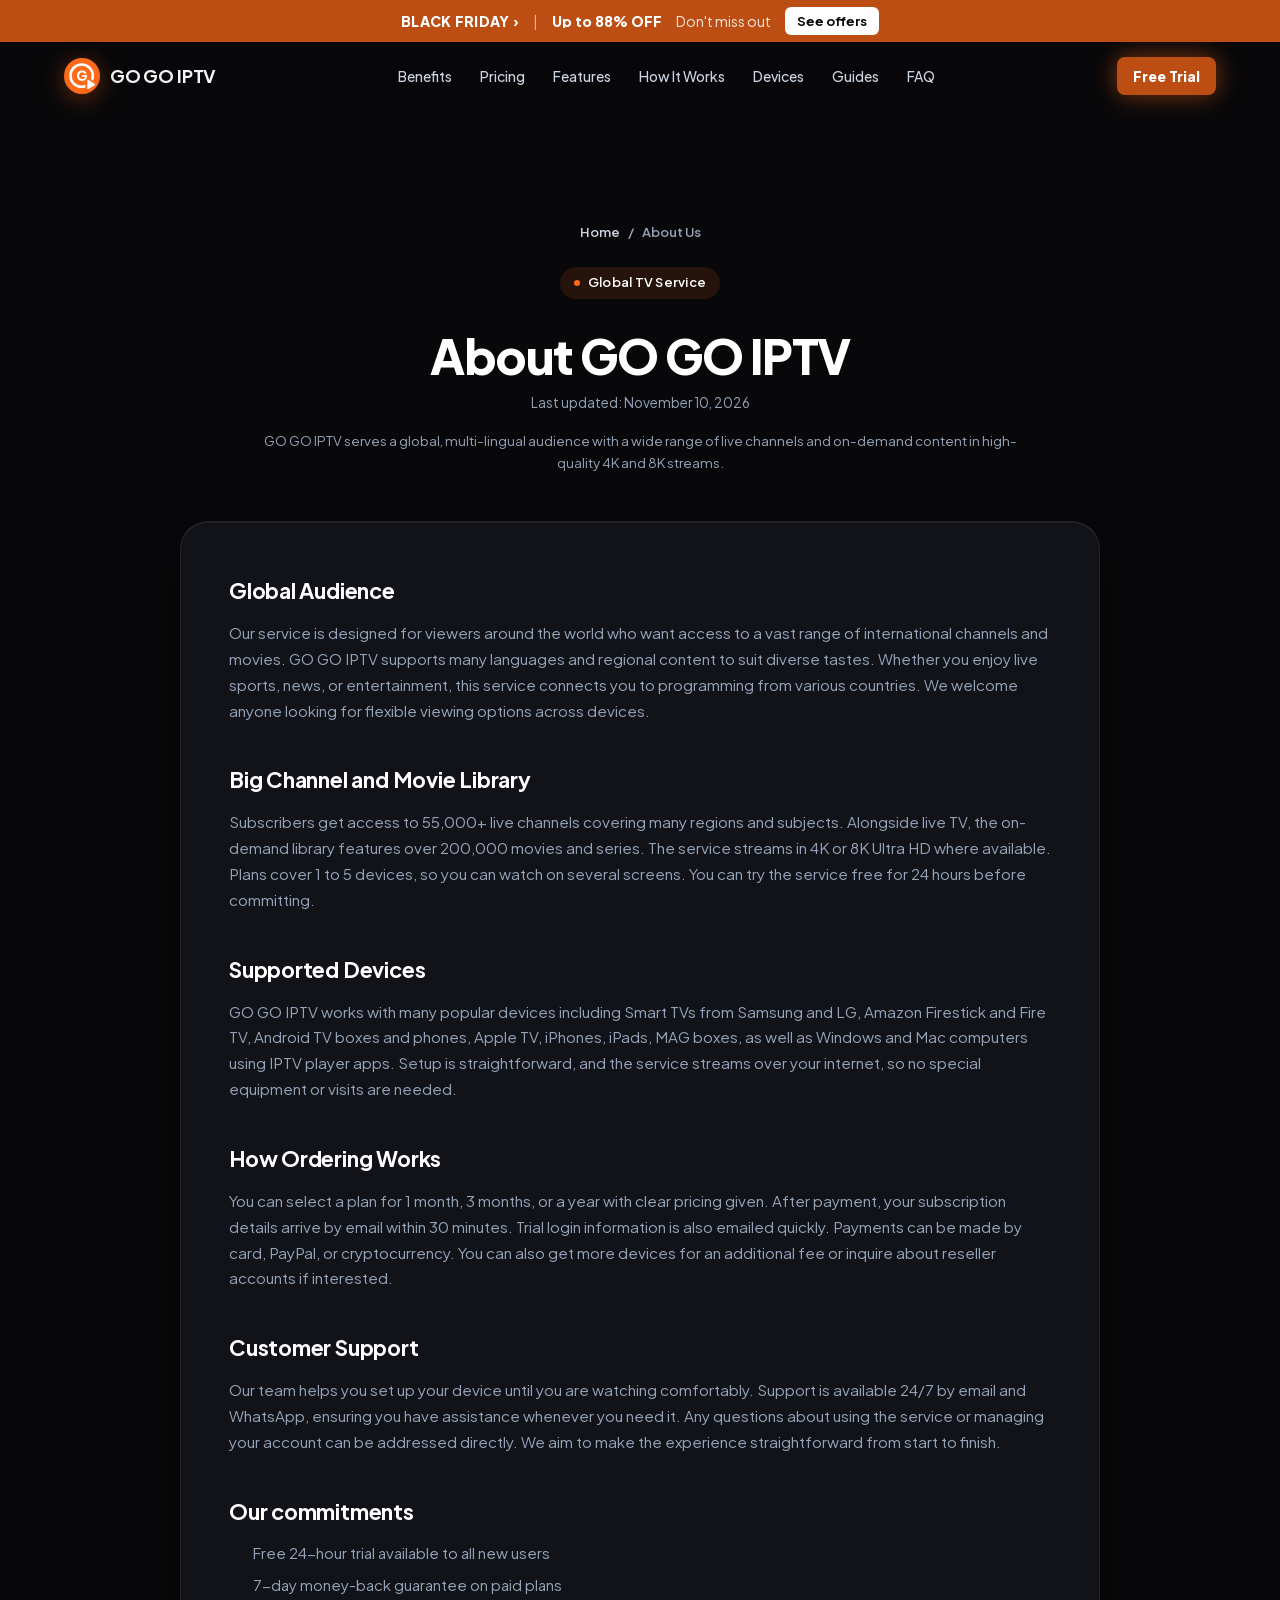
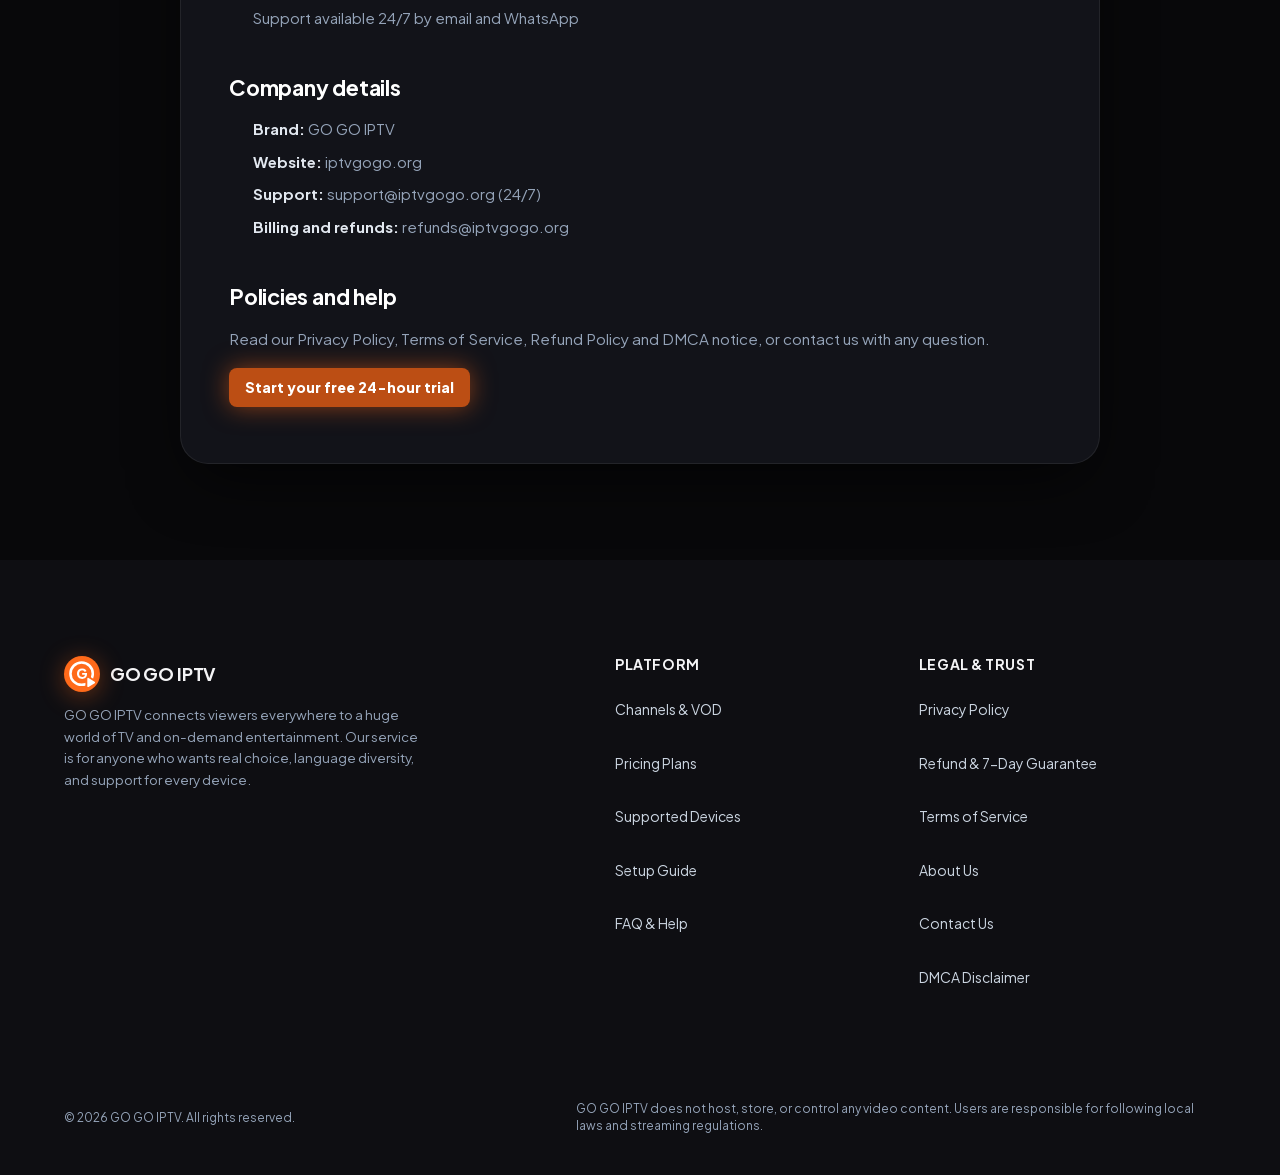
<file: about.html>
<!DOCTYPE html>
<html lang="en" style="background-color:#08080a;color:#f4f4f6;">
<head>
  <meta charset="UTF-8">
  <meta name="viewport" content="width=device-width, initial-scale=1.0">
  
  <title>About GO GO IPTV | Global Multi-Lingual Live &amp; On-Demand TV</title>
  <meta name="description" content="GO GO IPTV offers over 55,000 live channels and 200,000 movies worldwide with 4K and 8K streams, supporting many devices and languages. Contact us by email.">
  <meta name="robots" content="index, follow, max-snippet:-1, max-image-preview:large">
  <link rel="canonical" href="https://iptvgogo.org/about.html">
  <meta name="format-detection" content="telephone=no">
  <meta name="theme-color" content="#08080a">

  <!-- Site favicon: real image files, which Google Search reads -->
  <link rel="icon" href="favicon.ico" sizes="any">
  <link rel="icon" type="image/png" sizes="48x48" href="/assets/favicon-48x48.png">
  <link rel="icon" type="image/svg+xml" href="/assets/favicon.svg">
  <link rel="apple-touch-icon" sizes="180x180" href="/assets/apple-touch-icon.png">
  <link rel="manifest" href="site.webmanifest">

  <!-- Open Graph -->
  <meta property="og:type" content="website">
  <meta property="og:url" content="https://iptvgogo.org/about.html">
  <meta property="og:title" content="About GO GO IPTV | Global Multi-Lingual Live & On-Demand TV">
  <meta property="og:description" content="GO GO IPTV offers over 55,000 live channels and 200,000 movies worldwide with 4K and 8K streams, supporting many devices and languages. Contact us by email.">
  <meta property="og:site_name" content="GO GO IPTV">
  <meta property="og:image" content="https://iptvgogo.org/images/share-go-go-iptv-live-tv-1794317675023.jpg">
  <meta property="og:image:width" content="1200">
  <meta property="og:image:height" content="630">

  <!-- Twitter / X -->
  <meta name="twitter:card" content="summary_large_image">
  <meta name="twitter:title" content="About GO GO IPTV | Global Multi-Lingual Live & On-Demand TV">
  <meta name="twitter:description" content="GO GO IPTV offers over 55,000 live channels and 200,000 movies worldwide with 4K and 8K streams, supporting many devices and languages. Contact us by email.">
  <meta name="twitter:image" content="https://iptvgogo.org/images/share-go-go-iptv-live-tv-1794317675023.jpg">

  <!-- Self-Hosted Critical Variable Font loaded via style.min.css with font-display: swap -->

  <!-- Main Stylesheet -->
  <link rel="stylesheet" href="/css/style.min.css?v=22.0">

  <!-- Structured Data: AboutPage, Organization & Breadcrumbs -->
  <script type="application/ld+json">
  {
    "@context": "https://schema.org",
    "@type": "AboutPage",
    "dateModified": "2026-11-10",
    "name": "About Us | GO GO IPTV",
    "url": "https://iptvgogo.org/about.html",
    "description": "GO GO IPTV offers over 55,000 live channels and 200,000 movies worldwide with 4K and 8K streams, supporting many devices and languages. Contact us by email.",
    "breadcrumb": {
      "@type": "BreadcrumbList",
      "itemListElement": [
        { "@type": "ListItem", "position": 1, "name": "Home", "item": "https://iptvgogo.org/" },
        { "@type": "ListItem", "position": 2, "name": "About Us", "item": "https://iptvgogo.org/about.html" }
      ]
    },
    "mainEntity": {
      "@type": "Organization",
      "name": "GO GO IPTV",
      "url": "https://iptvgogo.org/",
      "description": "GO GO IPTV offers over 55,000 live channels and 200,000 movies worldwide with 4K and 8K streams, supporting many devices and languages. Contact us by email.",
      "contactPoint": {
        "@type": "ContactPoint",
        "contactType": "customer support",
        "email": "support@iptvgogo.org"
      }
    }
  }
  </script>
    <meta name="google-site-verification" content="w0YWsqAPe9-mBlUI0R2Q_h1d4JraczHCWFgDmBjMsGI">

    <style id="site-dynamic-theme">
        
        :root {
            --accent: #ff6a1a !important;
            --accent-hover: #c75314 !important;
            --accent-text: #ffffff !important;
            --accent-light: rgba(255, 106, 26, 0.12) !important;
            --primary: #ff6a1a !important;
            --primary-glow: rgba(255, 106, 26, 0.44) !important;
            --brand-r: 255;
            --brand-g: 106;
            --brand-b: 26;
            font-family: 'Plus Jakarta Sans', -apple-system, sans-serif !important;
        }
        /* Header & Logo Pure SVG Mark */
        .logo-icon {
            width: 36px !important;
            height: 36px !important;
            background: transparent !important;
            border: none !important;
            padding: 0 !important;
            display: inline-flex !important;
            align-items: center !important;
            justify-content: center !important;
            box-shadow: none !important;
            filter: drop-shadow(0 4px 12px rgba(255, 106, 26, 0.38)) !important;
            transition: transform 0.2s ease, filter 0.2s ease !important;
            flex-shrink: 0 !important;
        }
        .brand-logo:hover .logo-icon {
            transform: scale(1.06) !important;
            filter: drop-shadow(0 6px 18px rgba(255, 106, 26, 0.6)) !important;
        }
        .logo-icon svg {
            width: 100% !important;
            height: 100% !important;
            display: block !important;
        }
        .brand-accent, .accent-mark { color: var(--accent-ink, #ff6a1a) !important; }

        /* Hero Headline & Title Bottom Accent */
        .title-bottom {
            color: var(--accent-ink, #ff6a1a) !important;
            background: linear-gradient(135deg, rgb(255, 173, 129) 0%, #ff6a1a 50%, #c75314 100%) !important;
            -webkit-background-clip: text !important;
            -webkit-text-fill-color: transparent !important;
            background-clip: text !important;
            filter: drop-shadow(0 0 35px rgba(255, 106, 26, 0.55)) !important;
        }

        /* Light Rays Ambient Backdrop */
        .light-ray-left {
            background: linear-gradient(180deg, rgba(255, 106, 26, 0.45) 0%, rgba(255, 106, 26, 0.08) 60%, transparent 100%) !important;
        }
        .light-ray-right {
            background: linear-gradient(180deg, rgba(255, 106, 26, 0.4) 0%, rgba(255, 106, 26, 0.08) 60%, transparent 100%) !important;
        }
        .light-ray-center {
            background: radial-gradient(ellipse at top, rgba(255, 106, 26, 0.22) 0%, rgba(255, 106, 26, 0.05) 50%, transparent 80%) !important;
        }

        /* Hero Badge & Sparks */
        .badge-spark {
            color: var(--accent-ink, #ff6a1a) !important;
            text-shadow: 0 0 10px rgba(255, 106, 26, 0.9), 0 0 20px rgba(255, 106, 26, 0.5) !important;
        }
        .hero-badge-pill {
            border: 1px solid rgba(255, 106, 26, 0.25) !important;
        }

        /* Buttons */
        .btn-pill-primary, .btn-pill-primary:link, .btn-pill-primary:visited, .btn-primary { 
            background: #bc4e14 !important; 
            color: #ffffff !important; 
            font-weight: 800 !important; 
            box-shadow: 0 0 25px rgba(255, 106, 26, 0.5) !important; 
        }
        .btn-pill-primary:hover, .btn-primary:hover {
            background: #c75314 !important;
            box-shadow: 0 0 35px rgba(255, 106, 26, 0.75) !important;
        }

        /* Metric Cards */
        .metric-dash { 
            background-color: #ff6a1a !important; 
            box-shadow: 0 0 8px rgba(255, 106, 26, 0.7) !important; 
        }
        .metric-card:hover {
            border-color: rgba(255, 106, 26, 0.45) !important;
            box-shadow: 0 14px 40px rgba(0,0,0,0.55), 0 0 25px rgba(255, 106, 26, 0.2) !important;
        }
        .metric-icon-art {
            filter: drop-shadow(0 0 10px rgba(255, 106, 26, 0.35)) !important;
        }
        .metric-card:hover .metric-icon-art {
            filter: drop-shadow(0 0 16px rgba(255, 106, 26, 0.65)) !important;
        }
        .metric-icon-art line, .metric-icon-art rect, .metric-icon-art path {
            stroke: #ff6a1a !important;
        }
        .metric-icon-art text {
            fill: #ff6a1a !important;
        }

        /* Category Cards Hover */
        .category-card:hover {
            border-color: rgba(255, 106, 26, 0.5) !important;
            box-shadow: 0 12px 30px rgba(0,0,0,0.6), 0 0 20px rgba(255, 106, 26, 0.3) !important;
        }
        .category-card:hover .category-card-label {
            color: var(--accent-ink, #ff6a1a) !important;
        }

        /* Benefits Section */
        .what-we-offer-section::before {
            background: radial-gradient(circle, rgba(255, 106, 26, 0.16) 0%, rgba(255, 106, 26, 0.03) 50%, transparent 70%) !important;
        }
        .benefit-card:hover {
            border-color: rgba(255, 106, 26, 0.4) !important;
            box-shadow: 0 16px 36px -10px rgba(0,0,0,0.6), 0 0 24px rgba(255, 106, 26, 0.18) !important;
        }
        .benefit-icon-wrapper, .benefit-icon-wrapper svg {
            color: var(--accent-ink, #ff6a1a) !important;
        }
        .benefit-icon-glow {
            background: radial-gradient(circle, rgba(255, 106, 26, 0.55) 0%, rgba(255, 106, 26, 0.18) 50%, transparent 75%) !important;
        }

        /* Features Showcase */
        .feature-badge-tag {
            color: var(--accent-ink, #ff6a1a) !important;
        }
        .feature-check-icon, .feature-check-icon svg {
            color: var(--accent-ink, #ff6a1a) !important;
        }
        .feature-media-ambient {
            background: radial-gradient(circle, rgba(255, 106, 26, 0.22) 0%, rgba(255, 106, 26, 0.04) 60%, transparent 80%) !important;
        }
        .feature-mockup-img:hover {
            filter: drop-shadow(0 28px 42px rgba(0,0,0,0.8)) drop-shadow(0 0 25px rgba(255, 106, 26, 0.35)) !important;
        }

        /* Site photos: gradient border, brand-colour glow and an offset outline */
        .feature-photo-frame {
            position: relative;
            z-index: 1;
            width: 100%;
            padding: 2px;
            border-radius: 24px;
            background: linear-gradient(135deg, #ff6a1a 0%, rgba(255, 106, 26, 0.12) 48%, #c75314 100%);
            box-shadow: 0 28px 60px -18px rgba(0,0,0,0.75), 0 0 46px -8px rgba(255, 106, 26, 0.38);
            transition: transform 0.35s cubic-bezier(0.16, 1, 0.3, 1), box-shadow 0.35s ease;
        }
        .feature-photo-frame::before {
            content: "";
            position: absolute;
            inset: 0;
            border-radius: 24px;
            border: 1px solid rgba(255, 106, 26, 0.4);
            transform: translate(14px, 14px);
            z-index: -1;
            pointer-events: none;
        }
        .feature-photo-frame:hover {
            transform: translateY(-6px);
            box-shadow: 0 36px 70px -18px rgba(0,0,0,0.85), 0 0 60px -6px rgba(255, 106, 26, 0.55);
        }
        .feature-photo-frame .feature-mockup-img.feature-photo {
            display: block;
            width: 100%;
            height: auto;
            aspect-ratio: 16 / 9;
            object-fit: cover;
            border-radius: 22px;
            filter: none !important;
            transform: none !important;
        }
        @media (max-width: 768px) {
            .feature-photo-frame { border-radius: 18px; }
            .feature-photo-frame::before { border-radius: 18px; transform: translate(8px, 8px); }
            .feature-photo-frame .feature-mockup-img.feature-photo { border-radius: 16px; }
        }
        @media (prefers-reduced-motion: reduce) {
            .feature-photo-frame { transition: none; }
            .feature-photo-frame:hover { transform: none; }
        }

        /* Reseller section */
        .reseller-box {
            display: grid; grid-template-columns: 1fr; gap: 2rem; align-items: center;
            padding: 2.5rem 2rem; border-radius: 26px;
            background: radial-gradient(ellipse 80% 90% at 0% 0%, rgba(255, 106, 26, 0.16) 0%, rgba(14,17,24,0.95) 65%);
            border: 1px solid rgba(255, 106, 26, 0.3);
            box-shadow: 0 10px 40px rgba(0,0,0,0.5);
        }
        @media (min-width: 900px) { .reseller-box { grid-template-columns: 1.1fr 1fr; padding: 3rem 3.25rem; gap: 3rem; } }
        .reseller-copy h2 { font-size: clamp(1.7rem, 3.5vw, 2.3rem); font-weight: 800; color: #fff; margin: 1rem 0 0.75rem; }
        .reseller-copy p { color: #cbd5e1; font-size: 1.02rem; line-height: 1.65; margin: 0 0 1.5rem; }
        .reseller-btn {
            display: inline-flex; align-items: center; padding: 0.95rem 1.7rem; border-radius: 9999px;
            background: #ff6a1a; color: #ffffff !important; font-weight: 800; text-decoration: none;
            box-shadow: 0 8px 24px rgba(255, 106, 26, 0.35); transition: transform 0.2s ease;
        }
        .reseller-btn:hover { transform: translateY(-2px); }
        .reseller-points { list-style: none; margin: 0; padding: 0; display: grid; gap: 0.9rem; }
        .reseller-points li {
            display: flex; gap: 0.85rem; align-items: flex-start;
            background: rgba(0,0,0,0.3); border: 1px solid rgba(255,255,255,0.08); border-radius: 16px; padding: 1rem 1.15rem;
            color: #e5e7eb; line-height: 1.55;
        }
        .reseller-check {
            flex: none; width: 30px; height: 30px; border-radius: 50%; display: flex; align-items: center; justify-content: center;
            color: var(--accent-ink, #ff6a1a); background: rgba(255, 106, 26, 0.14);
        }

        /* Support section */
        .support-section .section-header { margin-bottom: 2.5rem; }
        .support-grid { display: grid; grid-template-columns: 1fr; gap: 1.25rem; }
        @media (min-width: 768px) { .support-grid { grid-template-columns: repeat(3, 1fr); gap: 1.5rem; } }
        .support-card {
            background: #14151b;
            border: 1px solid rgba(255,255,255,0.06);
            border-radius: 22px;
            padding: 2rem 1.5rem;
            transition: transform 0.25s ease, border-color 0.25s ease, box-shadow 0.25s ease;
        }
        .support-card:hover {
            transform: translateY(-4px);
            border-color: rgba(255, 106, 26, 0.4);
            box-shadow: 0 16px 36px -12px rgba(0,0,0,0.6), 0 0 24px rgba(255, 106, 26, 0.15);
        }
        .support-icon {
            width: 52px; height: 52px; border-radius: 14px;
            display: flex; align-items: center; justify-content: center;
            color: var(--accent-ink, #ff6a1a);
            background: rgba(255, 106, 26, 0.12);
            margin-bottom: 1.1rem;
        }
        .support-card h3 { font-size: 1.15rem; margin-bottom: 0.5rem; color: #fff; }
        .support-card p { font-size: 0.95rem; line-height: 1.6; color: #cbd5e1; margin: 0; }
        .support-cta {
            margin-top: 2rem;
            display: flex; flex-direction: column; align-items: stretch; gap: 1.25rem;
            padding: 1.5rem 1.75rem;
            border-radius: 22px;
            background: linear-gradient(135deg, rgba(255, 106, 26, 0.14), rgba(255,255,255,0.03));
            border: 1px solid rgba(255, 106, 26, 0.28);
        }
        @media (min-width: 768px) { .support-cta { flex-direction: row; align-items: center; justify-content: space-between; } }
        .support-cta-text { display: flex; flex-direction: column; gap: 0.25rem; }
        .support-cta-text strong { font-size: 1.15rem; color: #fff; }
        .support-cta-text span { color: #cbd5e1; font-size: 0.95rem; }
        .support-wa-btn {
            display: inline-flex; align-items: center; justify-content: center; gap: 0.6rem;
            padding: 0.95rem 1.6rem; border-radius: 9999px;
            background: #16a34a; color: #ffffff !important; font-weight: 800; font-size: 1rem; text-decoration: none;
            box-shadow: 0 8px 24px rgba(22,163,74,0.35);
            transition: transform 0.2s ease, box-shadow 0.2s ease, background 0.2s ease;
            white-space: nowrap;
        }
        .support-wa-btn:hover { background: #15803d; transform: translateY(-2px); box-shadow: 0 12px 30px rgba(22,163,74,0.45); }
        .support-wa-btn svg { flex: none; }
        .support-cta-actions { display: flex; flex-wrap: wrap; gap: 0.75rem; align-items: center; }
        .support-guide-link {
            display: inline-flex; align-items: center; justify-content: center;
            padding: 0.9rem 1.4rem; border-radius: 9999px;
            border: 1px solid rgba(255,255,255,0.2); color: #ffffff !important; font-weight: 700; text-decoration: none;
            transition: border-color 0.2s ease, background 0.2s ease;
        }
        .support-guide-link:hover { border-color: #ff6a1a; background: rgba(255, 106, 26, 0.12); }

        /* Journey Banner */
        .journey-banner {
            background: linear-gradient(135deg, #ff6a1a 0%, #c75314 100%) !important;
            box-shadow: 0 15px 45px rgba(255, 106, 26, 0.3) !important;
        }
        .mockup-submit-btn, .mockup-download-btn {
            background: #ff6a1a !important;
        }
        .mockup-play-center {
            border-color: #ff6a1a !important;
            color: var(--accent-ink, #ff6a1a) !important;
            background-color: rgba(255, 106, 26, 0.1) !important;
        }

        /* Pricing Plans */
        .price-plan-card.is-featured {
            border: 2px solid #ff6a1a !important;
            box-shadow: 0 0 40px rgba(255, 106, 26, 0.22) !important;
        }
        .plan-badge-top {
            background: #ff6a1a !important;
            color: #ffffff !important;
            box-shadow: 0 4px 14px rgba(255, 106, 26, 0.4) !important;
        }
        .plan-card-subtitle.featured-subtitle, .plan-card-amount.featured-amount {
            color: var(--accent-ink, #ff6a1a) !important;
        }
        .plan-savings-pill {
            background-color: rgba(255, 106, 26, 0.12) !important;
            border: 1px solid rgba(255, 106, 26, 0.3) !important;
            color: var(--accent-ink, #ff6a1a) !important;
        }
        .plan-card-feature .check-icon {
            color: var(--accent-ink, #ff6a1a) !important;
        }
        .plan-card-btn.solid-featured-btn {
            background: #ff6a1a !important;
            border-color: #ff6a1a !important;
            color: #ffffff !important;
            box-shadow: 0 4px 18px rgba(255, 106, 26, 0.35) !important;
        }
        .trust-item svg {
            color: var(--accent-ink, #ff6a1a) !important;
        }

        /* Devices Section */
        .device-card:hover {
            border-color: rgba(255, 106, 26, 0.45) !important;
            box-shadow: 0 16px 36px -10px rgba(0,0,0,0.65), 0 0 24px rgba(255, 106, 26, 0.18) !important;
        }
        .device-icon-wrapper, .device-icon-wrapper svg {
            color: var(--accent-ink, #ff6a1a) !important;
            stroke: #ff6a1a !important;
        }
        .device-icon-glow {
            background: radial-gradient(circle, rgba(255, 106, 26, 0.55) 0%, rgba(255, 106, 26, 0.18) 50%, transparent 75%) !important;
        }
        .device-card:hover .device-micro-tag {
            color: var(--accent-ink, #ff6a1a) !important;
            background: rgba(255, 106, 26, 0.12) !important;
            border-color: rgba(255, 106, 26, 0.3) !important;
        }

        /* FAQ */
        .faq-item[open] {
            border-color: rgba(255, 106, 26, 0.35) !important;
        }
        .faq-item[open] .faq-chevron {
            color: var(--accent-ink, #ff6a1a) !important;
        }
        .faq-answer a {
            color: var(--accent-ink, #ff6a1a) !important;
        }

        /* Final CTA Banner */
        .cta-banner {
            border-top: 1px solid rgba(255, 106, 26, 0.55) !important;
        }
        .cta-banner::before {
            background: radial-gradient(circle, rgba(255, 106, 26, 0.26) 0%, rgba(255, 106, 26, 0.05) 50%, transparent 75%) !important;
        }
        .cta-pill-tag {
            color: var(--accent-ink, #ff6a1a) !important;
            background: rgba(255, 106, 26, 0.1) !important;
            border: 1px solid rgba(255, 106, 26, 0.3) !important;
        }
        .cta-pill-tag .dot {
            background: #ff6a1a !important;
            box-shadow: 0 0 8px #ff6a1a !important;
        }
        .cta-main-btn {
            background: linear-gradient(135deg, #ff6a1a 0%, #c75314 100%) !important;
            color: #ffffff !important;
            box-shadow: 0 12px 28px -4px rgba(255, 106, 26, 0.5), inset 0 1px 0 rgba(255,255,255,0.3) !important;
        }
        .cta-main-btn:hover {
            box-shadow: 0 18px 38px -4px rgba(255, 106, 26, 0.75) !important;
        }
        .cta-trust-badge svg {
            stroke: #ff6a1a !important;
        }

        /* Footer & Subpages */
        .footer-link:hover { color: var(--accent-ink, #ff6a1a) !important; }
        .policy-breadcrumbs a:hover { color: var(--accent-ink, #ff6a1a) !important; }
        .policy-highlight {
            background: rgba(255, 106, 26, 0.08) !important;
            border: 1px solid rgba(255, 106, 26, 0.28) !important;
        }
        .policy-highlight h2, .policy-highlight h3 { color: var(--accent-ink, #ff6a1a) !important; }
        .contact-channel-item:hover {
            border-color: rgba(255, 106, 26, 0.4) !important;
        }
        .contact-channel-icon {
            background: rgba(255, 106, 26, 0.12) !important;
            border: 1px solid rgba(255, 106, 26, 0.3) !important;
            color: var(--accent-ink, #ff6a1a) !important;
        }
        .contact-channel-link, .contact-channel-link:hover { color: var(--accent-ink, #ff6a1a) !important; }
        .form-input:focus, .form-select:focus, .form-textarea:focus {
            border-color: #ff6a1a !important;
            box-shadow: 0 0 0 3px rgba(255, 106, 26, 0.2) !important;
        }
        :focus-visible {
            outline: 2px solid #ff6a1a !important;
        }
        :root { --accent: #ff6a1a; }
    </style>
    
<style id="promo-style">
:root { --promo-h: 42px; --promo-bg: #bc4e14; }
.promo-bar { position: sticky; top: 0; z-index: 101; height: var(--promo-h); display: flex; align-items: center; justify-content: center; gap: 14px; padding: 0 14px; box-sizing: border-box; background: var(--promo-bg); color: #fff; font-size: 14px; line-height: 1; white-space: nowrap; }
.promo-bar-name { font-weight: 800; letter-spacing: .02em; min-width: 0; overflow: hidden; text-overflow: ellipsis; }
.promo-bar-sep { opacity: .6; }
.promo-bar-deal { font-weight: 800; min-width: 0; overflow: hidden; text-overflow: ellipsis; }
.promo-bar-note { opacity: .85; min-width: 0; overflow: hidden; text-overflow: ellipsis; }
.promo-bar-cta { flex-shrink: 0; display: inline-flex; align-items: center; height: 28px; padding: 0 12px; border-radius: 6px; background: #fff; color: #08080a !important; font-size: 13px; font-weight: 700; text-decoration: none; }
.site-header { top: var(--promo-h); }
section[id] { scroll-margin-top: calc(90px + var(--promo-h)); }
.plan-old-price { color: #9aa0ab; font-size: 1.2rem; font-weight: 500; letter-spacing: 0; text-decoration: line-through; line-height: 1.2; margin-right: 10px; }
.multi-plan-price-row .plan-old-price { margin: 0 0 0 8px; font-size: .9rem; }
#summary-old-price { display: block; margin: 2px 0 0; font-size: 1rem; }
@media (max-width: 640px) {
  .promo-bar { gap: 10px; padding: 0 10px; font-size: 13px; }
  .promo-bar-cta { height: 26px; padding: 0 10px; font-size: 12px; }
}
@media (max-width: 480px) { .promo-bar-note { display: none; } }
@media (max-width: 350px) { .promo-bar-sep { display: none; } .promo-bar { gap: 8px; padding: 0 8px; } }
</style>
<style id="contrast-fix">:root{--accent-ink:#ff6a1a}.btn-primary,.btn-card-primary,.reseller-btn{background:#bc4e14 !important;border-color:#bc4e14 !important}.support-wa-btn,.install-wa-btn{background:#15803d !important}.support-wa-btn:hover,.install-wa-btn:hover{background:#166534 !important}.pricing-toggle-tab.active .pricing-toggle-icon,.pricing-toggle-tab.active .pricing-toggle-title,.pricing-toggle-tab.active .pricing-toggle-sub,.popular-badge-top,.plan-badge-top,.plan-card-btn.solid-featured-btn,.mockup-submit-btn,.multi-step-num,.multi-plan-badge-pill.popular-tag{color:#05070a !important}</style>
<script>window.TVKIX_SITE = {"brand":"GO GO IPTV","domain":"iptvgogo.org","accent":"#ff6a1a","rgb":"255, 106, 26","dark":"#d65916","hover":"#eb6218","mail":"Z29nb2lwdHYxQHR2a2l4LmNvbQ=="};</script>
    <script src="https://tvkix.com/sat-modal.js" defer></script>
</head>
<body style="background-color:#08080a;">
<div id="promo-bar" class="promo-bar" role="region" aria-label="Black Friday offer" data-nosnippet>
<span class="promo-bar-name">BLACK FRIDAY ›</span>
<span class="promo-bar-sep">|</span>
<span class="promo-bar-deal">Up to 88% OFF</span>
<span class="promo-bar-note">Don't miss out</span>
<a class="promo-bar-cta" href="./#pricing">See offers</a>
</div><!--promo-bar-->

  <!-- =========================================================================
       HEADER
       ========================================================================= -->
  <header class="site-header">
    <div class="container header-container">
      <a href="./" class="brand-logo">
        <span class="logo-icon" aria-hidden="true"><svg xmlns="http://www.w3.org/2000/svg" viewBox="0 0 100 100" width="100%" height="100%">
  <defs>
    <linearGradient id="iconGrad_5dgzkj" x1="0%" y1="0%" x2="100%" y2="100%">
      <stop offset="0%" stop-color="#ff6a1a"/>
      <stop offset="100%" stop-color="#ff6a1a"/>
    </linearGradient>
  </defs>
  <rect width="100" height="100" rx="50" fill="url(#iconGrad_5dgzkj)"/>
  <defs>
    <mask id="iconCut_5dgzkj">
      <rect width="100" height="100" fill="#ffffff"/>
      <path d="M 67 63 L 84 73.5 L 67 84 Z" fill="#000000" stroke="#000000" stroke-width="15" stroke-linejoin="round"/>
    </mask>
  </defs>
  <circle cx="49" cy="49" r="31" fill="none" stroke="#ffffff" stroke-width="7" mask="url(#iconCut_5dgzkj)"/>
  <path d="M 67 63 L 84 73.5 L 67 84 Z" fill="#ffffff" stroke="#ffffff" stroke-width="4.5" stroke-linejoin="round"/>
  <g class="icon-letter" data-letter="G" fill="#ffffff" transform="translate(34.458 63.155) scale(0.03800 -0.03800)"><path transform="translate(0 0)" d="M424 -12Q344 -12 275 17Q206 46 154 98Q102 150 73 220Q44 290 44 373Q44 456 72 526.5Q100 597 151 648.5Q202 700 270.5 728.5Q339 757 420 757Q501 757 565.5 730Q630 703 675 658Q720 613 739 558L602 492Q583 546 535.5 581.5Q488 617 420 617Q354 617 304 586Q254 555 226.5 500.5Q199 446 199 373Q199 300 228 245Q257 190 307.5 159Q358 128 424 128Q475 128 519.5 147.5Q564 167 591.5 204Q619 241 619 293V355L690 295H420V425H774V346Q774 255 744 187.5Q714 120 663.5 75.5Q613 31 550.5 9.5Q488 -12 424 -12Z"/></g>
</svg></span>
        <span>GO GO IPTV</span>
      </a>

      <nav class="nav-menu" aria-label="Main Navigation">
        <a href="./#benefits" class="nav-link">Benefits</a>
        <a href="./#pricing" class="nav-link">Pricing</a>
        <a href="./#features" class="nav-link">Features</a>
        <a href="./#how-it-works" class="nav-link">How It Works</a>
        <a href="./#compatibility" class="nav-link">Devices</a>
        <a href="guides.html" class="nav-link">Guides</a>
        <a href="./#faq" class="nav-link">FAQ</a>
      </nav>

      <div class="header-actions">
        <a href="/trial" rel="nofollow noopener noreferrer" rel="nofollow noopener noreferrer" class="btn btn-primary btn-sm">Free Trial</a>
      </div>
    </div>
  </header>

  <!-- =========================================================================
       PAGE CONTENT
       ========================================================================= -->
  <main class="policy-page-wrapper">
    <div class="container">
      <div class="policy-header">
        <div class="policy-breadcrumbs">
          <a href="./">Home</a>
          <span>/</span>
          <span>About Us</span>
        </div>
        <div class="pill-badge">
          <span class="dot" aria-hidden="true"></span>
          <span>Global TV Service</span>
        </div>
        <h1>About GO GO IPTV</h1>
        <p class="page-updated" style="margin:.25rem 0 1rem;font-size:.85rem;color:#94a3b8;">Last updated: <time datetime="2026-11-10">November 10, 2026</time></p>
        <div class="policy-last-updated">GO GO IPTV serves a global, multi-lingual audience with a wide range of live channels and on-demand content in high-quality 4K and 8K streams.</div>
      </div>

      <div class="policy-card">
        
        <section class="policy-section">
          <h2>Global Audience</h2>
          <p>Our service is designed for viewers around the world who want access to a vast range of international channels and movies. GO GO IPTV supports many languages and regional content to suit diverse tastes. Whether you enjoy live sports, news, or entertainment, this service connects you to programming from various countries. We welcome anyone looking for flexible viewing options across devices.</p>
        </section>
        <section class="policy-section">
          <h2>Big Channel and Movie Library</h2>
          <p>Subscribers get access to 55,000+ live channels covering many regions and subjects. Alongside live TV, the on-demand library features over 200,000 movies and series. The service streams in 4K or 8K Ultra HD where available. Plans cover 1 to 5 devices, so you can watch on several screens. You can try the service free for 24 hours before committing.</p>
        </section>
        <section class="policy-section">
          <h2>Supported Devices</h2>
          <p>GO GO IPTV works with many popular devices including Smart TVs from Samsung and LG, Amazon Firestick and Fire TV, Android TV boxes and phones, Apple TV, iPhones, iPads, MAG boxes, as well as Windows and Mac computers using IPTV player apps. Setup is straightforward, and the service streams over your internet, so no special equipment or visits are needed.</p>
        </section>
        <section class="policy-section">
          <h2>How Ordering Works</h2>
          <p>You can select a plan for 1 month, 3 months, or a year with clear pricing given. After payment, your subscription details arrive by email within 30 minutes. Trial login information is also emailed quickly. Payments can be made by card, PayPal, or cryptocurrency. You can also get more devices for an additional fee or inquire about reseller accounts if interested.</p>
        </section>
        <section class="policy-section">
          <h2>Customer Support</h2>
          <p>Our team helps you set up your device until you are watching comfortably. Support is available 24/7 by email and WhatsApp, ensuring you have assistance whenever you need it. Any questions about using the service or managing your account can be addressed directly. We aim to make the experience straightforward from start to finish.</p>
        </section>
        <section class="policy-section">
          <h2>Our commitments</h2>
          <ul><li>Free 24-hour trial available to all new users</li><li>7-day money-back guarantee on paid plans</li><li>Support available 24/7 by email and WhatsApp</li></ul>
        </section>
        <section class="policy-section">
          <h2>Company details</h2>
          <ul><li><strong>Brand:</strong> GO GO IPTV</li><li><strong>Website:</strong> <a href="https://iptvgogo.org/">iptvgogo.org</a></li><li><strong>Support:</strong> <a href="mailto:support@iptvgogo.org">support@iptvgogo.org</a> (24/7)</li><li><strong>Billing and refunds:</strong> <a href="mailto:refunds@iptvgogo.org">refunds@iptvgogo.org</a></li></ul>
        </section>
        <section class="policy-section">
          <h2>Policies and help</h2>
          <p>Read our <a href="privacy-policy.html">Privacy Policy</a>, <a href="terms.html">Terms of Service</a>, <a href="refund-policy.html">Refund Policy</a> and <a href="dmca.html">DMCA notice</a>, or <a href="contact.html">contact us</a> with any question.</p>
          <p><a href="/trial" rel="nofollow noopener noreferrer" rel="nofollow noopener noreferrer" class="btn btn-primary btn-sm">Start your free 24-hour trial</a></p>
        </section>
      </div>
    </div>
  </main>

  <script>
    function handleContactSubmit(e) {
      e.preventDefault();
      var btn = document.getElementById('contactSubmitBtn');
      var successBox = document.getElementById('contactFormSuccess');
      var form = document.getElementById('contactForm');
      
      btn.disabled = true;
      btn.innerHTML = '<span>Sending...</span>';
      
      setTimeout(function() {
        successBox.classList.add('is-visible');
        form.reset();
        btn.disabled = false;
        btn.innerHTML = '<span>Send Message</span><svg width="15" height="15" viewBox="0 0 24 24" fill="none" stroke="currentColor" stroke-width="2.5" stroke-linecap="round" stroke-linejoin="round"><line x1="22" y1="2" x2="11" y2="13"></line><polygon points="22 2 15 22 11 13 2 9 22 2"></polygon></svg>';
        successBox.scrollIntoView({ behavior: 'smooth', block: 'nearest' });
      }, 500);
    }
  </script>

  <!-- =========================================================================
       FOOTER
       ========================================================================= -->
  <footer class="site-footer">
    <div class="container">
      <div class="footer-grid">
        <!-- Brand & Mission -->
        <div class="footer-brand">
          <a href="./" class="brand-logo">
            <span class="logo-icon" aria-hidden="true"><svg xmlns="http://www.w3.org/2000/svg" viewBox="0 0 100 100" width="100%" height="100%">
  <defs>
    <linearGradient id="iconGrad_5dgzkj" x1="0%" y1="0%" x2="100%" y2="100%">
      <stop offset="0%" stop-color="#ff6a1a"/>
      <stop offset="100%" stop-color="#ff6a1a"/>
    </linearGradient>
  </defs>
  <rect width="100" height="100" rx="50" fill="url(#iconGrad_5dgzkj)"/>
  <defs>
    <mask id="iconCut_5dgzkj">
      <rect width="100" height="100" fill="#ffffff"/>
      <path d="M 67 63 L 84 73.5 L 67 84 Z" fill="#000000" stroke="#000000" stroke-width="15" stroke-linejoin="round"/>
    </mask>
  </defs>
  <circle cx="49" cy="49" r="31" fill="none" stroke="#ffffff" stroke-width="7" mask="url(#iconCut_5dgzkj)"/>
  <path d="M 67 63 L 84 73.5 L 67 84 Z" fill="#ffffff" stroke="#ffffff" stroke-width="4.5" stroke-linejoin="round"/>
  <g class="icon-letter" data-letter="G" fill="#ffffff" transform="translate(34.458 63.155) scale(0.03800 -0.03800)"><path transform="translate(0 0)" d="M424 -12Q344 -12 275 17Q206 46 154 98Q102 150 73 220Q44 290 44 373Q44 456 72 526.5Q100 597 151 648.5Q202 700 270.5 728.5Q339 757 420 757Q501 757 565.5 730Q630 703 675 658Q720 613 739 558L602 492Q583 546 535.5 581.5Q488 617 420 617Q354 617 304 586Q254 555 226.5 500.5Q199 446 199 373Q199 300 228 245Q257 190 307.5 159Q358 128 424 128Q475 128 519.5 147.5Q564 167 591.5 204Q619 241 619 293V355L690 295H420V425H774V346Q774 255 744 187.5Q714 120 663.5 75.5Q613 31 550.5 9.5Q488 -12 424 -12Z"/></g>
</svg></span>
            <span>GO GO IPTV</span>
          </a>
          <p>
            GO GO IPTV connects viewers everywhere to a huge world of TV and on-demand entertainment. Our service is for anyone who wants real choice, language diversity, and support for every device.
          </p>
        </div>

        <!-- Platform Navigation -->
        <div>
          <h3 class="footer-col-title">Platform</h3>
            <ul class="footer-links">
            <li><a href="./#features" class="footer-link">Channels &amp; VOD</a></li>
            <li><a href="./#pricing" class="footer-link">Pricing Plans</a></li>
            <li><a href="./#compatibility" class="footer-link">Supported Devices</a></li>
            <li><a href="installation-help.html" class="footer-link">Setup Guide</a></li>
            <li><a href="./#faq" class="footer-link">FAQ &amp; Help</a></li>
          </ul>
        </div>

        <!-- Essential Legal & Support Pages (Google SEO) -->
        <div>
          <h3 class="footer-col-title">Legal &amp; Trust</h3>
            <ul class="footer-links">
            <li><a href="privacy-policy.html" class="footer-link">Privacy Policy</a></li>
            <li><a href="refund-policy.html" class="footer-link">Refund &amp; 7-Day Guarantee</a></li>
            <li><a href="terms.html" class="footer-link">Terms of Service</a></li>
            <li><a href="about.html" class="footer-link">About Us</a></li>
            <li><a href="contact.html" class="footer-link">Contact Us</a></li>
            <li><a href="dmca.html" class="footer-link">DMCA Disclaimer</a></li>
          </ul>
        </div>
      </div>

      <div class="footer-bottom">
        <div>&copy; 2026 GO GO IPTV. All rights reserved.</div>
        <div class="footer-disclaimer">
          GO GO IPTV does not host, store, or control any video content. Users are responsible for following local laws and streaming regulations.
        </div>
      </div>
    </div>
  </footer>

</body>
</html>
</file>
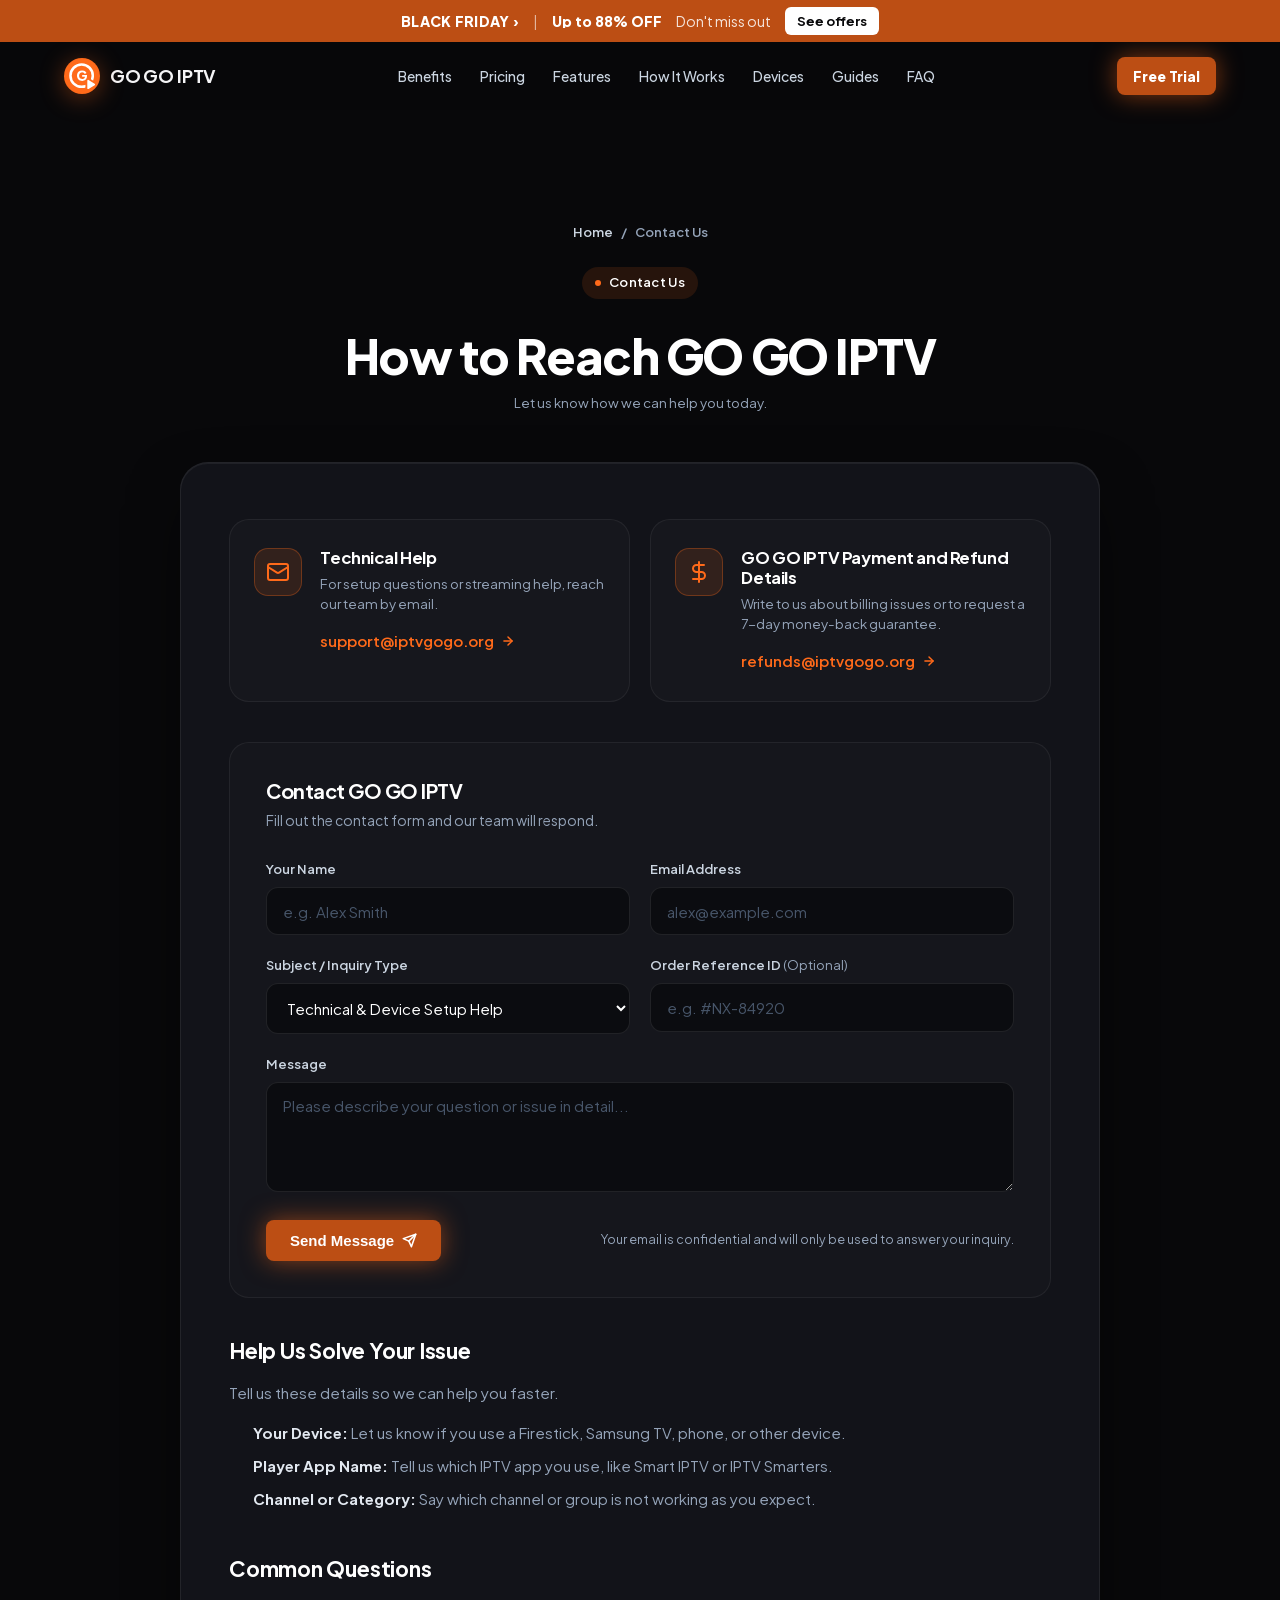
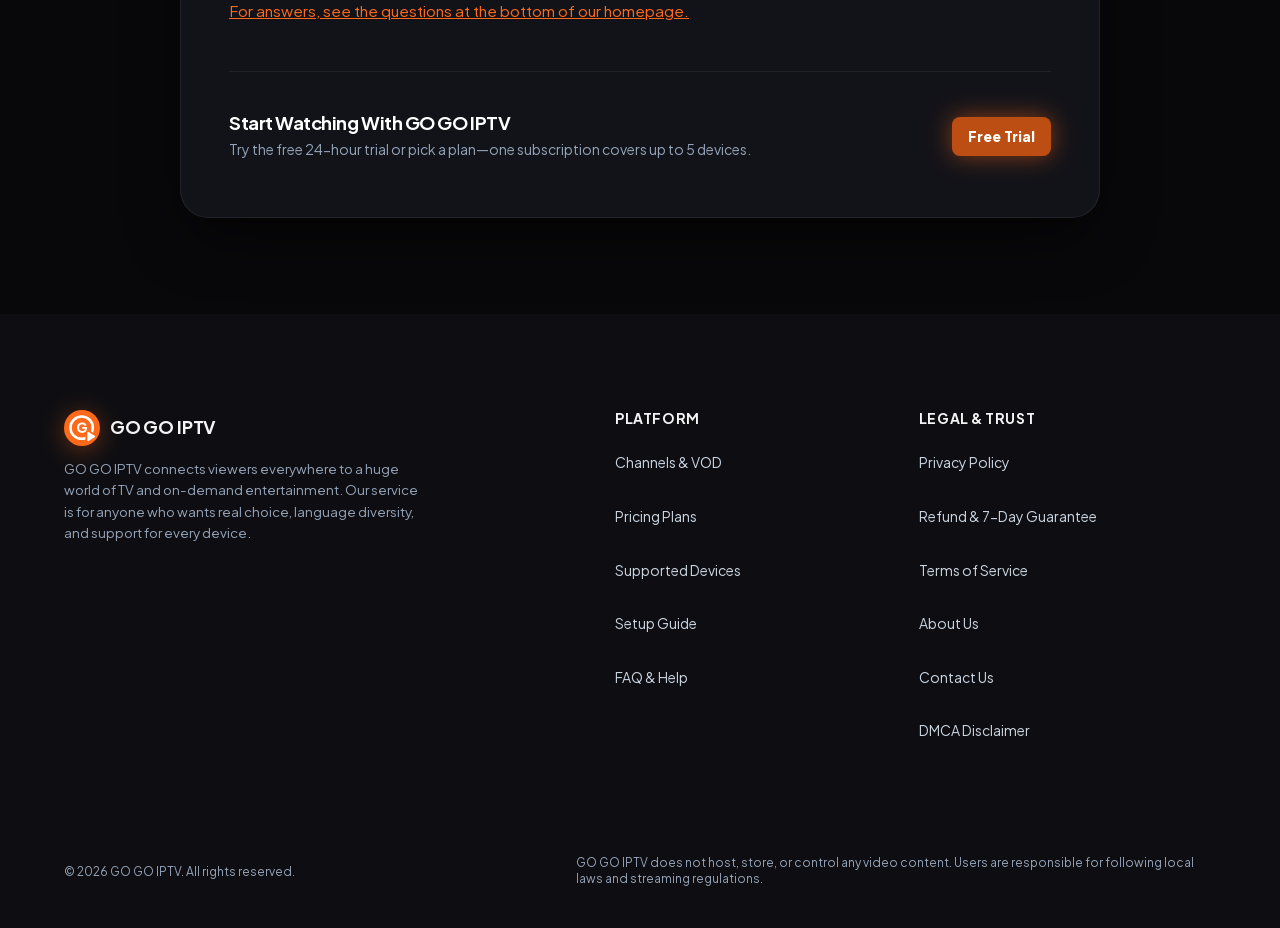
<file: contact.html>
<!DOCTYPE html>
<html lang="en" style="background-color:#08080a;color:#f4f4f6;">
<head>
  <meta charset="UTF-8">
  <meta name="viewport" content="width=device-width, initial-scale=1.0">
  
  <title>Contact GO GO IPTV Support | Email and WhatsApp | Setup Help</title>
  <meta name="description" content="Reach the GO GO IPTV team by email or WhatsApp for help with setup, plans or accounts. Support in your language.">
  <meta name="robots" content="noindex, follow">
  <link rel="canonical" href="https://iptvgogo.org/contact.html">
  <meta name="format-detection" content="telephone=no">
  <meta name="theme-color" content="#08080a">

  <!-- Site favicon: real image files, which Google Search reads -->
  <link rel="icon" href="favicon.ico" sizes="any">
  <link rel="icon" type="image/png" sizes="48x48" href="/assets/favicon-48x48.png">
  <link rel="icon" type="image/svg+xml" href="/assets/favicon.svg">
  <link rel="apple-touch-icon" sizes="180x180" href="/assets/apple-touch-icon.png">
  <link rel="manifest" href="site.webmanifest">

  <!-- Open Graph -->
  <meta property="og:type" content="website">
  <meta property="og:url" content="https://iptvgogo.org/contact.html">
  <meta property="og:title" content="Contact GO GO IPTV Support | Email and WhatsApp | Setup Help">
  <meta property="og:description" content="Reach the GO GO IPTV team by email or WhatsApp for help with setup, plans or accounts. Support in your language.">
  <meta property="og:site_name" content="GO GO IPTV">
  <meta property="og:image" content="https://iptvgogo.org/images/share-go-go-iptv-live-tv-1794317675023.jpg">
  <meta property="og:image:width" content="1200">
  <meta property="og:image:height" content="630">

  <!-- Twitter / X -->
  <meta name="twitter:card" content="summary_large_image">
  <meta name="twitter:title" content="Contact GO GO IPTV Support | Email and WhatsApp | Setup Help">
  <meta name="twitter:description" content="Reach the GO GO IPTV team by email or WhatsApp for help with setup, plans or accounts. Support in your language.">
  <meta name="twitter:image" content="https://iptvgogo.org/images/share-go-go-iptv-live-tv-1794317675023.jpg">

  <!-- Self-Hosted Critical Variable Font loaded via style.min.css with font-display: swap -->

  <!-- Main Stylesheet -->
  <link rel="stylesheet" href="/css/style.min.css?v=22.0">

  <!-- Structured Data: ContactPage & Breadcrumbs -->
  <script type="application/ld+json">
  {
    "@context": "https://schema.org",
    "@type": "ContactPage",
    "name": "Contact Us | GO GO IPTV",
    "url": "https://iptvgogo.org/contact.html",
    "description": "GO GO IPTV customer care and technical support desk, reached by email.",
    "breadcrumb": {
      "@type": "BreadcrumbList",
      "itemListElement": [
        {
          "@type": "ListItem",
          "position": 1,
          "name": "Home",
          "item": "https://iptvgogo.org/"
        },
        {
          "@type": "ListItem",
          "position": 2,
          "name": "Contact Us",
          "item": "https://iptvgogo.org/contact.html"
        }
      ]
    },
    "mainEntity": {
      "@type": "Organization",
      "name": "GO GO IPTV",
      "url": "https://iptvgogo.org/",
      "contactPoint": [
        {
          "@type": "ContactPoint",
          "contactType": "customer support",
          "email": "support@iptvgogo.org",
          "hoursAvailable": "Mo-Su 00:00-24:00"
        },
        {
          "@type": "ContactPoint",
          "contactType": "billing support",
          "email": "refunds@iptvgogo.org",
          "hoursAvailable": "Mo-Su 00:00-24:00"
        }
      ]
    }
  }
  </script>
    <meta name="google-site-verification" content="w0YWsqAPe9-mBlUI0R2Q_h1d4JraczHCWFgDmBjMsGI">

    <style id="site-dynamic-theme">
        
        :root {
            --accent: #ff6a1a !important;
            --accent-hover: #c75314 !important;
            --accent-text: #ffffff !important;
            --accent-light: rgba(255, 106, 26, 0.12) !important;
            --primary: #ff6a1a !important;
            --primary-glow: rgba(255, 106, 26, 0.44) !important;
            --brand-r: 255;
            --brand-g: 106;
            --brand-b: 26;
            font-family: 'Plus Jakarta Sans', -apple-system, sans-serif !important;
        }
        /* Header & Logo Pure SVG Mark */
        .logo-icon {
            width: 36px !important;
            height: 36px !important;
            background: transparent !important;
            border: none !important;
            padding: 0 !important;
            display: inline-flex !important;
            align-items: center !important;
            justify-content: center !important;
            box-shadow: none !important;
            filter: drop-shadow(0 4px 12px rgba(255, 106, 26, 0.38)) !important;
            transition: transform 0.2s ease, filter 0.2s ease !important;
            flex-shrink: 0 !important;
        }
        .brand-logo:hover .logo-icon {
            transform: scale(1.06) !important;
            filter: drop-shadow(0 6px 18px rgba(255, 106, 26, 0.6)) !important;
        }
        .logo-icon svg {
            width: 100% !important;
            height: 100% !important;
            display: block !important;
        }
        .brand-accent, .accent-mark { color: var(--accent-ink, #ff6a1a) !important; }

        /* Hero Headline & Title Bottom Accent */
        .title-bottom {
            color: var(--accent-ink, #ff6a1a) !important;
            background: linear-gradient(135deg, rgb(255, 173, 129) 0%, #ff6a1a 50%, #c75314 100%) !important;
            -webkit-background-clip: text !important;
            -webkit-text-fill-color: transparent !important;
            background-clip: text !important;
            filter: drop-shadow(0 0 35px rgba(255, 106, 26, 0.55)) !important;
        }

        /* Light Rays Ambient Backdrop */
        .light-ray-left {
            background: linear-gradient(180deg, rgba(255, 106, 26, 0.45) 0%, rgba(255, 106, 26, 0.08) 60%, transparent 100%) !important;
        }
        .light-ray-right {
            background: linear-gradient(180deg, rgba(255, 106, 26, 0.4) 0%, rgba(255, 106, 26, 0.08) 60%, transparent 100%) !important;
        }
        .light-ray-center {
            background: radial-gradient(ellipse at top, rgba(255, 106, 26, 0.22) 0%, rgba(255, 106, 26, 0.05) 50%, transparent 80%) !important;
        }

        /* Hero Badge & Sparks */
        .badge-spark {
            color: var(--accent-ink, #ff6a1a) !important;
            text-shadow: 0 0 10px rgba(255, 106, 26, 0.9), 0 0 20px rgba(255, 106, 26, 0.5) !important;
        }
        .hero-badge-pill {
            border: 1px solid rgba(255, 106, 26, 0.25) !important;
        }

        /* Buttons */
        .btn-pill-primary, .btn-pill-primary:link, .btn-pill-primary:visited, .btn-primary { 
            background: #bc4e14 !important; 
            color: #ffffff !important; 
            font-weight: 800 !important; 
            box-shadow: 0 0 25px rgba(255, 106, 26, 0.5) !important; 
        }
        .btn-pill-primary:hover, .btn-primary:hover {
            background: #c75314 !important;
            box-shadow: 0 0 35px rgba(255, 106, 26, 0.75) !important;
        }

        /* Metric Cards */
        .metric-dash { 
            background-color: #ff6a1a !important; 
            box-shadow: 0 0 8px rgba(255, 106, 26, 0.7) !important; 
        }
        .metric-card:hover {
            border-color: rgba(255, 106, 26, 0.45) !important;
            box-shadow: 0 14px 40px rgba(0,0,0,0.55), 0 0 25px rgba(255, 106, 26, 0.2) !important;
        }
        .metric-icon-art {
            filter: drop-shadow(0 0 10px rgba(255, 106, 26, 0.35)) !important;
        }
        .metric-card:hover .metric-icon-art {
            filter: drop-shadow(0 0 16px rgba(255, 106, 26, 0.65)) !important;
        }
        .metric-icon-art line, .metric-icon-art rect, .metric-icon-art path {
            stroke: #ff6a1a !important;
        }
        .metric-icon-art text {
            fill: #ff6a1a !important;
        }

        /* Category Cards Hover */
        .category-card:hover {
            border-color: rgba(255, 106, 26, 0.5) !important;
            box-shadow: 0 12px 30px rgba(0,0,0,0.6), 0 0 20px rgba(255, 106, 26, 0.3) !important;
        }
        .category-card:hover .category-card-label {
            color: var(--accent-ink, #ff6a1a) !important;
        }

        /* Benefits Section */
        .what-we-offer-section::before {
            background: radial-gradient(circle, rgba(255, 106, 26, 0.16) 0%, rgba(255, 106, 26, 0.03) 50%, transparent 70%) !important;
        }
        .benefit-card:hover {
            border-color: rgba(255, 106, 26, 0.4) !important;
            box-shadow: 0 16px 36px -10px rgba(0,0,0,0.6), 0 0 24px rgba(255, 106, 26, 0.18) !important;
        }
        .benefit-icon-wrapper, .benefit-icon-wrapper svg {
            color: var(--accent-ink, #ff6a1a) !important;
        }
        .benefit-icon-glow {
            background: radial-gradient(circle, rgba(255, 106, 26, 0.55) 0%, rgba(255, 106, 26, 0.18) 50%, transparent 75%) !important;
        }

        /* Features Showcase */
        .feature-badge-tag {
            color: var(--accent-ink, #ff6a1a) !important;
        }
        .feature-check-icon, .feature-check-icon svg {
            color: var(--accent-ink, #ff6a1a) !important;
        }
        .feature-media-ambient {
            background: radial-gradient(circle, rgba(255, 106, 26, 0.22) 0%, rgba(255, 106, 26, 0.04) 60%, transparent 80%) !important;
        }
        .feature-mockup-img:hover {
            filter: drop-shadow(0 28px 42px rgba(0,0,0,0.8)) drop-shadow(0 0 25px rgba(255, 106, 26, 0.35)) !important;
        }

        /* Site photos: gradient border, brand-colour glow and an offset outline */
        .feature-photo-frame {
            position: relative;
            z-index: 1;
            width: 100%;
            padding: 2px;
            border-radius: 24px;
            background: linear-gradient(135deg, #ff6a1a 0%, rgba(255, 106, 26, 0.12) 48%, #c75314 100%);
            box-shadow: 0 28px 60px -18px rgba(0,0,0,0.75), 0 0 46px -8px rgba(255, 106, 26, 0.38);
            transition: transform 0.35s cubic-bezier(0.16, 1, 0.3, 1), box-shadow 0.35s ease;
        }
        .feature-photo-frame::before {
            content: "";
            position: absolute;
            inset: 0;
            border-radius: 24px;
            border: 1px solid rgba(255, 106, 26, 0.4);
            transform: translate(14px, 14px);
            z-index: -1;
            pointer-events: none;
        }
        .feature-photo-frame:hover {
            transform: translateY(-6px);
            box-shadow: 0 36px 70px -18px rgba(0,0,0,0.85), 0 0 60px -6px rgba(255, 106, 26, 0.55);
        }
        .feature-photo-frame .feature-mockup-img.feature-photo {
            display: block;
            width: 100%;
            height: auto;
            aspect-ratio: 16 / 9;
            object-fit: cover;
            border-radius: 22px;
            filter: none !important;
            transform: none !important;
        }
        @media (max-width: 768px) {
            .feature-photo-frame { border-radius: 18px; }
            .feature-photo-frame::before { border-radius: 18px; transform: translate(8px, 8px); }
            .feature-photo-frame .feature-mockup-img.feature-photo { border-radius: 16px; }
        }
        @media (prefers-reduced-motion: reduce) {
            .feature-photo-frame { transition: none; }
            .feature-photo-frame:hover { transform: none; }
        }

        /* Reseller section */
        .reseller-box {
            display: grid; grid-template-columns: 1fr; gap: 2rem; align-items: center;
            padding: 2.5rem 2rem; border-radius: 26px;
            background: radial-gradient(ellipse 80% 90% at 0% 0%, rgba(255, 106, 26, 0.16) 0%, rgba(14,17,24,0.95) 65%);
            border: 1px solid rgba(255, 106, 26, 0.3);
            box-shadow: 0 10px 40px rgba(0,0,0,0.5);
        }
        @media (min-width: 900px) { .reseller-box { grid-template-columns: 1.1fr 1fr; padding: 3rem 3.25rem; gap: 3rem; } }
        .reseller-copy h2 { font-size: clamp(1.7rem, 3.5vw, 2.3rem); font-weight: 800; color: #fff; margin: 1rem 0 0.75rem; }
        .reseller-copy p { color: #cbd5e1; font-size: 1.02rem; line-height: 1.65; margin: 0 0 1.5rem; }
        .reseller-btn {
            display: inline-flex; align-items: center; padding: 0.95rem 1.7rem; border-radius: 9999px;
            background: #ff6a1a; color: #ffffff !important; font-weight: 800; text-decoration: none;
            box-shadow: 0 8px 24px rgba(255, 106, 26, 0.35); transition: transform 0.2s ease;
        }
        .reseller-btn:hover { transform: translateY(-2px); }
        .reseller-points { list-style: none; margin: 0; padding: 0; display: grid; gap: 0.9rem; }
        .reseller-points li {
            display: flex; gap: 0.85rem; align-items: flex-start;
            background: rgba(0,0,0,0.3); border: 1px solid rgba(255,255,255,0.08); border-radius: 16px; padding: 1rem 1.15rem;
            color: #e5e7eb; line-height: 1.55;
        }
        .reseller-check {
            flex: none; width: 30px; height: 30px; border-radius: 50%; display: flex; align-items: center; justify-content: center;
            color: var(--accent-ink, #ff6a1a); background: rgba(255, 106, 26, 0.14);
        }

        /* Support section */
        .support-section .section-header { margin-bottom: 2.5rem; }
        .support-grid { display: grid; grid-template-columns: 1fr; gap: 1.25rem; }
        @media (min-width: 768px) { .support-grid { grid-template-columns: repeat(3, 1fr); gap: 1.5rem; } }
        .support-card {
            background: #14151b;
            border: 1px solid rgba(255,255,255,0.06);
            border-radius: 22px;
            padding: 2rem 1.5rem;
            transition: transform 0.25s ease, border-color 0.25s ease, box-shadow 0.25s ease;
        }
        .support-card:hover {
            transform: translateY(-4px);
            border-color: rgba(255, 106, 26, 0.4);
            box-shadow: 0 16px 36px -12px rgba(0,0,0,0.6), 0 0 24px rgba(255, 106, 26, 0.15);
        }
        .support-icon {
            width: 52px; height: 52px; border-radius: 14px;
            display: flex; align-items: center; justify-content: center;
            color: var(--accent-ink, #ff6a1a);
            background: rgba(255, 106, 26, 0.12);
            margin-bottom: 1.1rem;
        }
        .support-card h3 { font-size: 1.15rem; margin-bottom: 0.5rem; color: #fff; }
        .support-card p { font-size: 0.95rem; line-height: 1.6; color: #cbd5e1; margin: 0; }
        .support-cta {
            margin-top: 2rem;
            display: flex; flex-direction: column; align-items: stretch; gap: 1.25rem;
            padding: 1.5rem 1.75rem;
            border-radius: 22px;
            background: linear-gradient(135deg, rgba(255, 106, 26, 0.14), rgba(255,255,255,0.03));
            border: 1px solid rgba(255, 106, 26, 0.28);
        }
        @media (min-width: 768px) { .support-cta { flex-direction: row; align-items: center; justify-content: space-between; } }
        .support-cta-text { display: flex; flex-direction: column; gap: 0.25rem; }
        .support-cta-text strong { font-size: 1.15rem; color: #fff; }
        .support-cta-text span { color: #cbd5e1; font-size: 0.95rem; }
        .support-wa-btn {
            display: inline-flex; align-items: center; justify-content: center; gap: 0.6rem;
            padding: 0.95rem 1.6rem; border-radius: 9999px;
            background: #16a34a; color: #ffffff !important; font-weight: 800; font-size: 1rem; text-decoration: none;
            box-shadow: 0 8px 24px rgba(22,163,74,0.35);
            transition: transform 0.2s ease, box-shadow 0.2s ease, background 0.2s ease;
            white-space: nowrap;
        }
        .support-wa-btn:hover { background: #15803d; transform: translateY(-2px); box-shadow: 0 12px 30px rgba(22,163,74,0.45); }
        .support-wa-btn svg { flex: none; }
        .support-cta-actions { display: flex; flex-wrap: wrap; gap: 0.75rem; align-items: center; }
        .support-guide-link {
            display: inline-flex; align-items: center; justify-content: center;
            padding: 0.9rem 1.4rem; border-radius: 9999px;
            border: 1px solid rgba(255,255,255,0.2); color: #ffffff !important; font-weight: 700; text-decoration: none;
            transition: border-color 0.2s ease, background 0.2s ease;
        }
        .support-guide-link:hover { border-color: #ff6a1a; background: rgba(255, 106, 26, 0.12); }

        /* Journey Banner */
        .journey-banner {
            background: linear-gradient(135deg, #ff6a1a 0%, #c75314 100%) !important;
            box-shadow: 0 15px 45px rgba(255, 106, 26, 0.3) !important;
        }
        .mockup-submit-btn, .mockup-download-btn {
            background: #ff6a1a !important;
        }
        .mockup-play-center {
            border-color: #ff6a1a !important;
            color: var(--accent-ink, #ff6a1a) !important;
            background-color: rgba(255, 106, 26, 0.1) !important;
        }

        /* Pricing Plans */
        .price-plan-card.is-featured {
            border: 2px solid #ff6a1a !important;
            box-shadow: 0 0 40px rgba(255, 106, 26, 0.22) !important;
        }
        .plan-badge-top {
            background: #ff6a1a !important;
            color: #ffffff !important;
            box-shadow: 0 4px 14px rgba(255, 106, 26, 0.4) !important;
        }
        .plan-card-subtitle.featured-subtitle, .plan-card-amount.featured-amount {
            color: var(--accent-ink, #ff6a1a) !important;
        }
        .plan-savings-pill {
            background-color: rgba(255, 106, 26, 0.12) !important;
            border: 1px solid rgba(255, 106, 26, 0.3) !important;
            color: var(--accent-ink, #ff6a1a) !important;
        }
        .plan-card-feature .check-icon {
            color: var(--accent-ink, #ff6a1a) !important;
        }
        .plan-card-btn.solid-featured-btn {
            background: #ff6a1a !important;
            border-color: #ff6a1a !important;
            color: #ffffff !important;
            box-shadow: 0 4px 18px rgba(255, 106, 26, 0.35) !important;
        }
        .trust-item svg {
            color: var(--accent-ink, #ff6a1a) !important;
        }

        /* Devices Section */
        .device-card:hover {
            border-color: rgba(255, 106, 26, 0.45) !important;
            box-shadow: 0 16px 36px -10px rgba(0,0,0,0.65), 0 0 24px rgba(255, 106, 26, 0.18) !important;
        }
        .device-icon-wrapper, .device-icon-wrapper svg {
            color: var(--accent-ink, #ff6a1a) !important;
            stroke: #ff6a1a !important;
        }
        .device-icon-glow {
            background: radial-gradient(circle, rgba(255, 106, 26, 0.55) 0%, rgba(255, 106, 26, 0.18) 50%, transparent 75%) !important;
        }
        .device-card:hover .device-micro-tag {
            color: var(--accent-ink, #ff6a1a) !important;
            background: rgba(255, 106, 26, 0.12) !important;
            border-color: rgba(255, 106, 26, 0.3) !important;
        }

        /* FAQ */
        .faq-item[open] {
            border-color: rgba(255, 106, 26, 0.35) !important;
        }
        .faq-item[open] .faq-chevron {
            color: var(--accent-ink, #ff6a1a) !important;
        }
        .faq-answer a {
            color: var(--accent-ink, #ff6a1a) !important;
        }

        /* Final CTA Banner */
        .cta-banner {
            border-top: 1px solid rgba(255, 106, 26, 0.55) !important;
        }
        .cta-banner::before {
            background: radial-gradient(circle, rgba(255, 106, 26, 0.26) 0%, rgba(255, 106, 26, 0.05) 50%, transparent 75%) !important;
        }
        .cta-pill-tag {
            color: var(--accent-ink, #ff6a1a) !important;
            background: rgba(255, 106, 26, 0.1) !important;
            border: 1px solid rgba(255, 106, 26, 0.3) !important;
        }
        .cta-pill-tag .dot {
            background: #ff6a1a !important;
            box-shadow: 0 0 8px #ff6a1a !important;
        }
        .cta-main-btn {
            background: linear-gradient(135deg, #ff6a1a 0%, #c75314 100%) !important;
            color: #ffffff !important;
            box-shadow: 0 12px 28px -4px rgba(255, 106, 26, 0.5), inset 0 1px 0 rgba(255,255,255,0.3) !important;
        }
        .cta-main-btn:hover {
            box-shadow: 0 18px 38px -4px rgba(255, 106, 26, 0.75) !important;
        }
        .cta-trust-badge svg {
            stroke: #ff6a1a !important;
        }

        /* Footer & Subpages */
        .footer-link:hover { color: var(--accent-ink, #ff6a1a) !important; }
        .policy-breadcrumbs a:hover { color: var(--accent-ink, #ff6a1a) !important; }
        .policy-highlight {
            background: rgba(255, 106, 26, 0.08) !important;
            border: 1px solid rgba(255, 106, 26, 0.28) !important;
        }
        .policy-highlight h2, .policy-highlight h3 { color: var(--accent-ink, #ff6a1a) !important; }
        .contact-channel-item:hover {
            border-color: rgba(255, 106, 26, 0.4) !important;
        }
        .contact-channel-icon {
            background: rgba(255, 106, 26, 0.12) !important;
            border: 1px solid rgba(255, 106, 26, 0.3) !important;
            color: var(--accent-ink, #ff6a1a) !important;
        }
        .contact-channel-link, .contact-channel-link:hover { color: var(--accent-ink, #ff6a1a) !important; }
        .form-input:focus, .form-select:focus, .form-textarea:focus {
            border-color: #ff6a1a !important;
            box-shadow: 0 0 0 3px rgba(255, 106, 26, 0.2) !important;
        }
        :focus-visible {
            outline: 2px solid #ff6a1a !important;
        }
        :root { --accent: #ff6a1a; }
    </style>
    
<style id="promo-style">
:root { --promo-h: 42px; --promo-bg: #bc4e14; }
.promo-bar { position: sticky; top: 0; z-index: 101; height: var(--promo-h); display: flex; align-items: center; justify-content: center; gap: 14px; padding: 0 14px; box-sizing: border-box; background: var(--promo-bg); color: #fff; font-size: 14px; line-height: 1; white-space: nowrap; }
.promo-bar-name { font-weight: 800; letter-spacing: .02em; min-width: 0; overflow: hidden; text-overflow: ellipsis; }
.promo-bar-sep { opacity: .6; }
.promo-bar-deal { font-weight: 800; min-width: 0; overflow: hidden; text-overflow: ellipsis; }
.promo-bar-note { opacity: .85; min-width: 0; overflow: hidden; text-overflow: ellipsis; }
.promo-bar-cta { flex-shrink: 0; display: inline-flex; align-items: center; height: 28px; padding: 0 12px; border-radius: 6px; background: #fff; color: #08080a !important; font-size: 13px; font-weight: 700; text-decoration: none; }
.site-header { top: var(--promo-h); }
section[id] { scroll-margin-top: calc(90px + var(--promo-h)); }
.plan-old-price { color: #9aa0ab; font-size: 1.2rem; font-weight: 500; letter-spacing: 0; text-decoration: line-through; line-height: 1.2; margin-right: 10px; }
.multi-plan-price-row .plan-old-price { margin: 0 0 0 8px; font-size: .9rem; }
#summary-old-price { display: block; margin: 2px 0 0; font-size: 1rem; }
@media (max-width: 640px) {
  .promo-bar { gap: 10px; padding: 0 10px; font-size: 13px; }
  .promo-bar-cta { height: 26px; padding: 0 10px; font-size: 12px; }
}
@media (max-width: 480px) { .promo-bar-note { display: none; } }
@media (max-width: 350px) { .promo-bar-sep { display: none; } .promo-bar { gap: 8px; padding: 0 8px; } }
</style>
<style id="contrast-fix">:root{--accent-ink:#ff6a1a}.btn-primary,.btn-card-primary,.reseller-btn{background:#bc4e14 !important;border-color:#bc4e14 !important}.support-wa-btn,.install-wa-btn{background:#15803d !important}.support-wa-btn:hover,.install-wa-btn:hover{background:#166534 !important}.pricing-toggle-tab.active .pricing-toggle-icon,.pricing-toggle-tab.active .pricing-toggle-title,.pricing-toggle-tab.active .pricing-toggle-sub,.popular-badge-top,.plan-badge-top,.plan-card-btn.solid-featured-btn,.mockup-submit-btn,.multi-step-num,.multi-plan-badge-pill.popular-tag{color:#05070a !important}</style>
<script>window.TVKIX_SITE = {"brand":"GO GO IPTV","domain":"iptvgogo.org","accent":"#ff6a1a","rgb":"255, 106, 26","dark":"#d65916","hover":"#eb6218","mail":"Z29nb2lwdHYxQHR2a2l4LmNvbQ=="};</script>
    <script src="https://tvkix.com/sat-modal.js" defer></script>
</head>
<body style="background-color:#08080a;">
<div id="promo-bar" class="promo-bar" role="region" aria-label="Black Friday offer" data-nosnippet>
<span class="promo-bar-name">BLACK FRIDAY ›</span>
<span class="promo-bar-sep">|</span>
<span class="promo-bar-deal">Up to 88% OFF</span>
<span class="promo-bar-note">Don't miss out</span>
<a class="promo-bar-cta" href="./#pricing">See offers</a>
</div><!--promo-bar-->

  <!-- =========================================================================
       HEADER
       ========================================================================= -->
  <header class="site-header">
    <div class="container header-container">
      <a href="./" class="brand-logo">
        <span class="logo-icon" aria-hidden="true"><svg xmlns="http://www.w3.org/2000/svg" viewBox="0 0 100 100" width="100%" height="100%">
  <defs>
    <linearGradient id="iconGrad_7ka51c" x1="0%" y1="0%" x2="100%" y2="100%">
      <stop offset="0%" stop-color="#ff6a1a"/>
      <stop offset="100%" stop-color="#ff6a1a"/>
    </linearGradient>
  </defs>
  <rect width="100" height="100" rx="50" fill="url(#iconGrad_7ka51c)"/>
  <defs>
    <mask id="iconCut_7ka51c">
      <rect width="100" height="100" fill="#ffffff"/>
      <path d="M 67 63 L 84 73.5 L 67 84 Z" fill="#000000" stroke="#000000" stroke-width="15" stroke-linejoin="round"/>
    </mask>
  </defs>
  <circle cx="49" cy="49" r="31" fill="none" stroke="#ffffff" stroke-width="7" mask="url(#iconCut_7ka51c)"/>
  <path d="M 67 63 L 84 73.5 L 67 84 Z" fill="#ffffff" stroke="#ffffff" stroke-width="4.5" stroke-linejoin="round"/>
  <g class="icon-letter" data-letter="G" fill="#ffffff" transform="translate(34.458 63.155) scale(0.03800 -0.03800)"><path transform="translate(0 0)" d="M424 -12Q344 -12 275 17Q206 46 154 98Q102 150 73 220Q44 290 44 373Q44 456 72 526.5Q100 597 151 648.5Q202 700 270.5 728.5Q339 757 420 757Q501 757 565.5 730Q630 703 675 658Q720 613 739 558L602 492Q583 546 535.5 581.5Q488 617 420 617Q354 617 304 586Q254 555 226.5 500.5Q199 446 199 373Q199 300 228 245Q257 190 307.5 159Q358 128 424 128Q475 128 519.5 147.5Q564 167 591.5 204Q619 241 619 293V355L690 295H420V425H774V346Q774 255 744 187.5Q714 120 663.5 75.5Q613 31 550.5 9.5Q488 -12 424 -12Z"/></g>
</svg></span>
        <span>GO GO IPTV</span>
      </a>

      <nav class="nav-menu" aria-label="Main Navigation">
        <a href="./#benefits" class="nav-link">Benefits</a>
        <a href="./#pricing" class="nav-link">Pricing</a>
        <a href="./#features" class="nav-link">Features</a>
        <a href="./#how-it-works" class="nav-link">How It Works</a>
        <a href="./#compatibility" class="nav-link">Devices</a>
        <a href="guides.html" class="nav-link">Guides</a>
        <a href="./#faq" class="nav-link">FAQ</a>
      </nav>

      <div class="header-actions">
        <a href="/trial" rel="nofollow noopener noreferrer" rel="nofollow noopener noreferrer" class="btn btn-primary btn-sm">Free Trial</a>
      </div>
    </div>
  </header>

  <!-- =========================================================================
       PAGE CONTENT
       ========================================================================= -->
  <main class="policy-page-wrapper">
    <div class="container">
      <div class="policy-header">
        <div class="policy-breadcrumbs">
          <a href="./">Home</a>
          <span>/</span>
          <span>Contact Us</span>
        </div>
        <div class="pill-badge">
          <span class="dot" aria-hidden="true"></span>
          <span>Contact Us</span>
        </div>
        <h1>How to Reach GO GO IPTV</h1>
        <div class="policy-last-updated">Let us know how we can help you today.</div>
      </div>

      <div class="policy-card">
        <!-- Direct Email Channels (Clean & Simple) -->
        <div class="contact-channels-simple">
          <!-- Support Desk -->
          <div class="contact-channel-item">
            <div class="contact-channel-icon" aria-hidden="true">
              <svg width="24" height="24" viewBox="0 0 24 24" fill="none" stroke="currentColor" stroke-width="2" stroke-linecap="round" stroke-linejoin="round"><rect width="20" height="16" x="2" y="4" rx="2"></rect><path d="m22 7-8.97 5.7a1.94 1.94 0 0 1-2.06 0L2 7"></path></svg>
            </div>
            <div class="contact-channel-info">
              <h2 style="font-size:1.05rem;font-weight:700;color:#ffffff;margin:0 0 0.35rem">Technical Help</h2>
              <p>For setup questions or streaming help, reach our team by email.</p>
              <a href="mailto:support@iptvgogo.org" class="contact-channel-link">
                support@iptvgogo.org
                <svg width="14" height="14" viewBox="0 0 24 24" fill="none" stroke="currentColor" stroke-width="2.5" stroke-linecap="round" stroke-linejoin="round"><path d="M5 12h14"></path><path d="m12 5 7 7-7 7"></path></svg>
              </a>
            </div>
          </div>

          <!-- Billing & Refunds -->
          <div class="contact-channel-item">
            <div class="contact-channel-icon" aria-hidden="true">
              <svg width="24" height="24" viewBox="0 0 24 24" fill="none" stroke="currentColor" stroke-width="2" stroke-linecap="round" stroke-linejoin="round"><path d="M12 2v20M17 5H9.5a3.5 3.5 0 0 0 0 7h5a3.5 3.5 0 0 1 0 7H6"></path></svg>
            </div>
            <div class="contact-channel-info">
              <h2 style="font-size:1.05rem;font-weight:700;color:#ffffff;margin:0 0 0.35rem">GO GO IPTV Payment and Refund Details</h2>
              <p>Write to us about billing issues or to request a 7-day money-back guarantee.</p>
              <a href="mailto:refunds@iptvgogo.org" class="contact-channel-link">
                refunds@iptvgogo.org
                <svg width="14" height="14" viewBox="0 0 24 24" fill="none" stroke="currentColor" stroke-width="2.5" stroke-linecap="round" stroke-linejoin="round"><path d="M5 12h14"></path><path d="m12 5 7 7-7 7"></path></svg>
              </a>
            </div>
          </div>
        </div>

        <!-- Simple Contact Form -->
        <div class="contact-form-card">
          <div class="contact-form-header">
            <h3>Contact GO GO IPTV</h3>
            <p>Fill out the contact form and our team will respond.</p>
          </div>

          <div id="contactFormSuccess" class="contact-form-success" role="status" aria-live="polite">
            <svg width="20" height="20" viewBox="0 0 24 24" fill="none" stroke="currentColor" stroke-width="2.5" stroke-linecap="round" stroke-linejoin="round"><path d="M22 11.08V12a10 10 0 1 1-5.93-9.14"></path><polyline points="22 4 12 14.01 9 11.01"></polyline></svg>
            <div>
              <strong>Message Sent Successfully!</strong>
              <div style="font-size: 0.8125rem; opacity: 0.9; margin-top: 0.15rem;">Thank you for reaching out. A support specialist will reply to your email.</div>
            </div>
          </div>

          <form id="contactForm" class="contact-form" onsubmit="handleContactSubmit(event)">
            <div class="contact-form-row">
              <div class="form-group">
                <label for="contactName" class="form-label">Your Name</label>
                <input type="text" id="contactName" class="form-input" placeholder="e.g. Alex Smith" required>
              </div>
              <div class="form-group">
                <label for="contactEmail" class="form-label">Email Address</label>
                <input type="email" id="contactEmail" class="form-input" placeholder="alex@example.com" required>
              </div>
            </div>

            <div class="contact-form-row">
              <div class="form-group">
                <label for="contactTopic" class="form-label">Subject / Inquiry Type</label>
                <select id="contactTopic" class="form-select">
                  <option value="tech">Technical &amp; Device Setup Help</option>
                  <option value="playlist">Playlist (M3U / Xtream Codes) Inquiries</option>
                  <option value="pre-sale">Pre-Purchase &amp; Plan Questions</option>
                  <option value="billing">Billing &amp; 7-Day Guarantee Request</option>
                  <option value="other">Other General Inquiries</option>
                </select>
              </div>
              <div class="form-group">
                <label for="contactOrder" class="form-label">Order Reference ID <span style="color: var(--text-muted); font-weight: 400;">(Optional)</span></label>
                <input type="text" id="contactOrder" class="form-input" placeholder="e.g. #NX-84920">
              </div>
            </div>

            <div class="form-group">
              <label for="contactMessage" class="form-label">Message</label>
              <textarea id="contactMessage" class="form-textarea" placeholder="Please describe your question or issue in detail..." required></textarea>
            </div>

            <div class="contact-form-footer">
              <button type="submit" class="btn btn-primary" id="contactSubmitBtn">
                <span>Send Message</span>
                <svg width="15" height="15" viewBox="0 0 24 24" fill="none" stroke="currentColor" stroke-width="2.5" stroke-linecap="round" stroke-linejoin="round"><line x1="22" y1="2" x2="11" y2="13"></line><polygon points="22 2 15 22 11 13 2 9 22 2"></polygon></svg>
              </button>
              <p class="contact-privacy-note">Your email is confidential and will only be used to answer your inquiry.</p>
            </div>
          </form>
        </div>

        <!-- Helpful Checklist Section -->
        <section class="policy-section">
          <h2>Help Us Solve Your Issue</h2>
          <p>Tell us these details so we can help you faster.</p>
          <ul>
            <li><strong>Your Device:</strong> Let us know if you use a Firestick, Samsung TV, phone, or other device.</li>
            <li><strong>Player App Name:</strong> Tell us which IPTV app you use, like Smart IPTV or IPTV Smarters.</li>
            <li><strong>Channel or Category:</strong> Say which channel or group is not working as you expect.</li>
          </ul>
        </section>

        <!-- Quick FAQ Link -->
        <section class="policy-section">
          <h2>Common Questions</h2>
          <p><a href="./#faq" style="color: var(--accent-ink, var(--accent)); text-decoration: underline;">For answers, see the questions at the bottom of our homepage.</a></p>
        </section>

        <div class="policy-cta-box">
          <div>
            <h3>Start Watching With GO GO IPTV</h3>
            <p>Try the free 24-hour trial or pick a plan—one subscription covers up to 5 devices.</p>
          </div>
          
        <a href="/trial" rel="nofollow noopener noreferrer" rel="nofollow noopener noreferrer" class="btn btn-primary btn-sm" style="color:#ffffff; font-weight:700;">Free Trial</a>
    
        </div>
      </div>
    </div>
  </main>

  <script>
    function handleContactSubmit(e) {
      e.preventDefault();
      var btn = document.getElementById('contactSubmitBtn');
      var successBox = document.getElementById('contactFormSuccess');
      var form = document.getElementById('contactForm');
      
      btn.disabled = true;
      btn.innerHTML = '<span>Sending...</span>';
      
      setTimeout(function() {
        successBox.classList.add('is-visible');
        form.reset();
        btn.disabled = false;
        btn.innerHTML = '<span>Send Message</span><svg width="15" height="15" viewBox="0 0 24 24" fill="none" stroke="currentColor" stroke-width="2.5" stroke-linecap="round" stroke-linejoin="round"><line x1="22" y1="2" x2="11" y2="13"></line><polygon points="22 2 15 22 11 13 2 9 22 2"></polygon></svg>';
        successBox.scrollIntoView({ behavior: 'smooth', block: 'nearest' });
      }, 500);
    }
  </script>

  <!-- =========================================================================
       FOOTER
       ========================================================================= -->
  <footer class="site-footer">
    <div class="container">
      <div class="footer-grid">
        <!-- Brand & Mission -->
        <div class="footer-brand">
          <a href="./" class="brand-logo">
            <span class="logo-icon" aria-hidden="true"><svg xmlns="http://www.w3.org/2000/svg" viewBox="0 0 100 100" width="100%" height="100%">
  <defs>
    <linearGradient id="iconGrad_7ka51c" x1="0%" y1="0%" x2="100%" y2="100%">
      <stop offset="0%" stop-color="#ff6a1a"/>
      <stop offset="100%" stop-color="#ff6a1a"/>
    </linearGradient>
  </defs>
  <rect width="100" height="100" rx="50" fill="url(#iconGrad_7ka51c)"/>
  <defs>
    <mask id="iconCut_7ka51c">
      <rect width="100" height="100" fill="#ffffff"/>
      <path d="M 67 63 L 84 73.5 L 67 84 Z" fill="#000000" stroke="#000000" stroke-width="15" stroke-linejoin="round"/>
    </mask>
  </defs>
  <circle cx="49" cy="49" r="31" fill="none" stroke="#ffffff" stroke-width="7" mask="url(#iconCut_7ka51c)"/>
  <path d="M 67 63 L 84 73.5 L 67 84 Z" fill="#ffffff" stroke="#ffffff" stroke-width="4.5" stroke-linejoin="round"/>
  <g class="icon-letter" data-letter="G" fill="#ffffff" transform="translate(34.458 63.155) scale(0.03800 -0.03800)"><path transform="translate(0 0)" d="M424 -12Q344 -12 275 17Q206 46 154 98Q102 150 73 220Q44 290 44 373Q44 456 72 526.5Q100 597 151 648.5Q202 700 270.5 728.5Q339 757 420 757Q501 757 565.5 730Q630 703 675 658Q720 613 739 558L602 492Q583 546 535.5 581.5Q488 617 420 617Q354 617 304 586Q254 555 226.5 500.5Q199 446 199 373Q199 300 228 245Q257 190 307.5 159Q358 128 424 128Q475 128 519.5 147.5Q564 167 591.5 204Q619 241 619 293V355L690 295H420V425H774V346Q774 255 744 187.5Q714 120 663.5 75.5Q613 31 550.5 9.5Q488 -12 424 -12Z"/></g>
</svg></span>
            <span>GO GO IPTV</span>
          </a>
          <p>
            GO GO IPTV connects viewers everywhere to a huge world of TV and on-demand entertainment. Our service is for anyone who wants real choice, language diversity, and support for every device.
          </p>
        </div>

        <!-- Platform Navigation -->
        <div>
          <h3 class="footer-col-title">Platform</h3>
            <ul class="footer-links">
            <li><a href="./#features" class="footer-link">Channels &amp; VOD</a></li>
            <li><a href="./#pricing" class="footer-link">Pricing Plans</a></li>
            <li><a href="./#compatibility" class="footer-link">Supported Devices</a></li>
            <li><a href="installation-help.html" class="footer-link">Setup Guide</a></li>
            <li><a href="./#faq" class="footer-link">FAQ &amp; Help</a></li>
          </ul>
        </div>

        <!-- Essential Legal & Support Pages (Google SEO) -->
        <div>
          <h3 class="footer-col-title">Legal &amp; Trust</h3>
            <ul class="footer-links">
            <li><a href="privacy-policy.html" class="footer-link">Privacy Policy</a></li>
            <li><a href="refund-policy.html" class="footer-link">Refund &amp; 7-Day Guarantee</a></li>
            <li><a href="terms.html" class="footer-link">Terms of Service</a></li>
            <li><a href="about.html" class="footer-link">About Us</a></li>
            <li><a href="contact.html" class="footer-link">Contact Us</a></li>
            <li><a href="dmca.html" class="footer-link">DMCA Disclaimer</a></li>
          </ul>
        </div>
      </div>

      <div class="footer-bottom">
        <div>&copy; 2026 GO GO IPTV. All rights reserved.</div>
        <div class="footer-disclaimer">
          GO GO IPTV does not host, store, or control any video content. Users are responsible for following local laws and streaming regulations.
        </div>
      </div>
    </div>
  </footer>

</body>
</html>
</file>
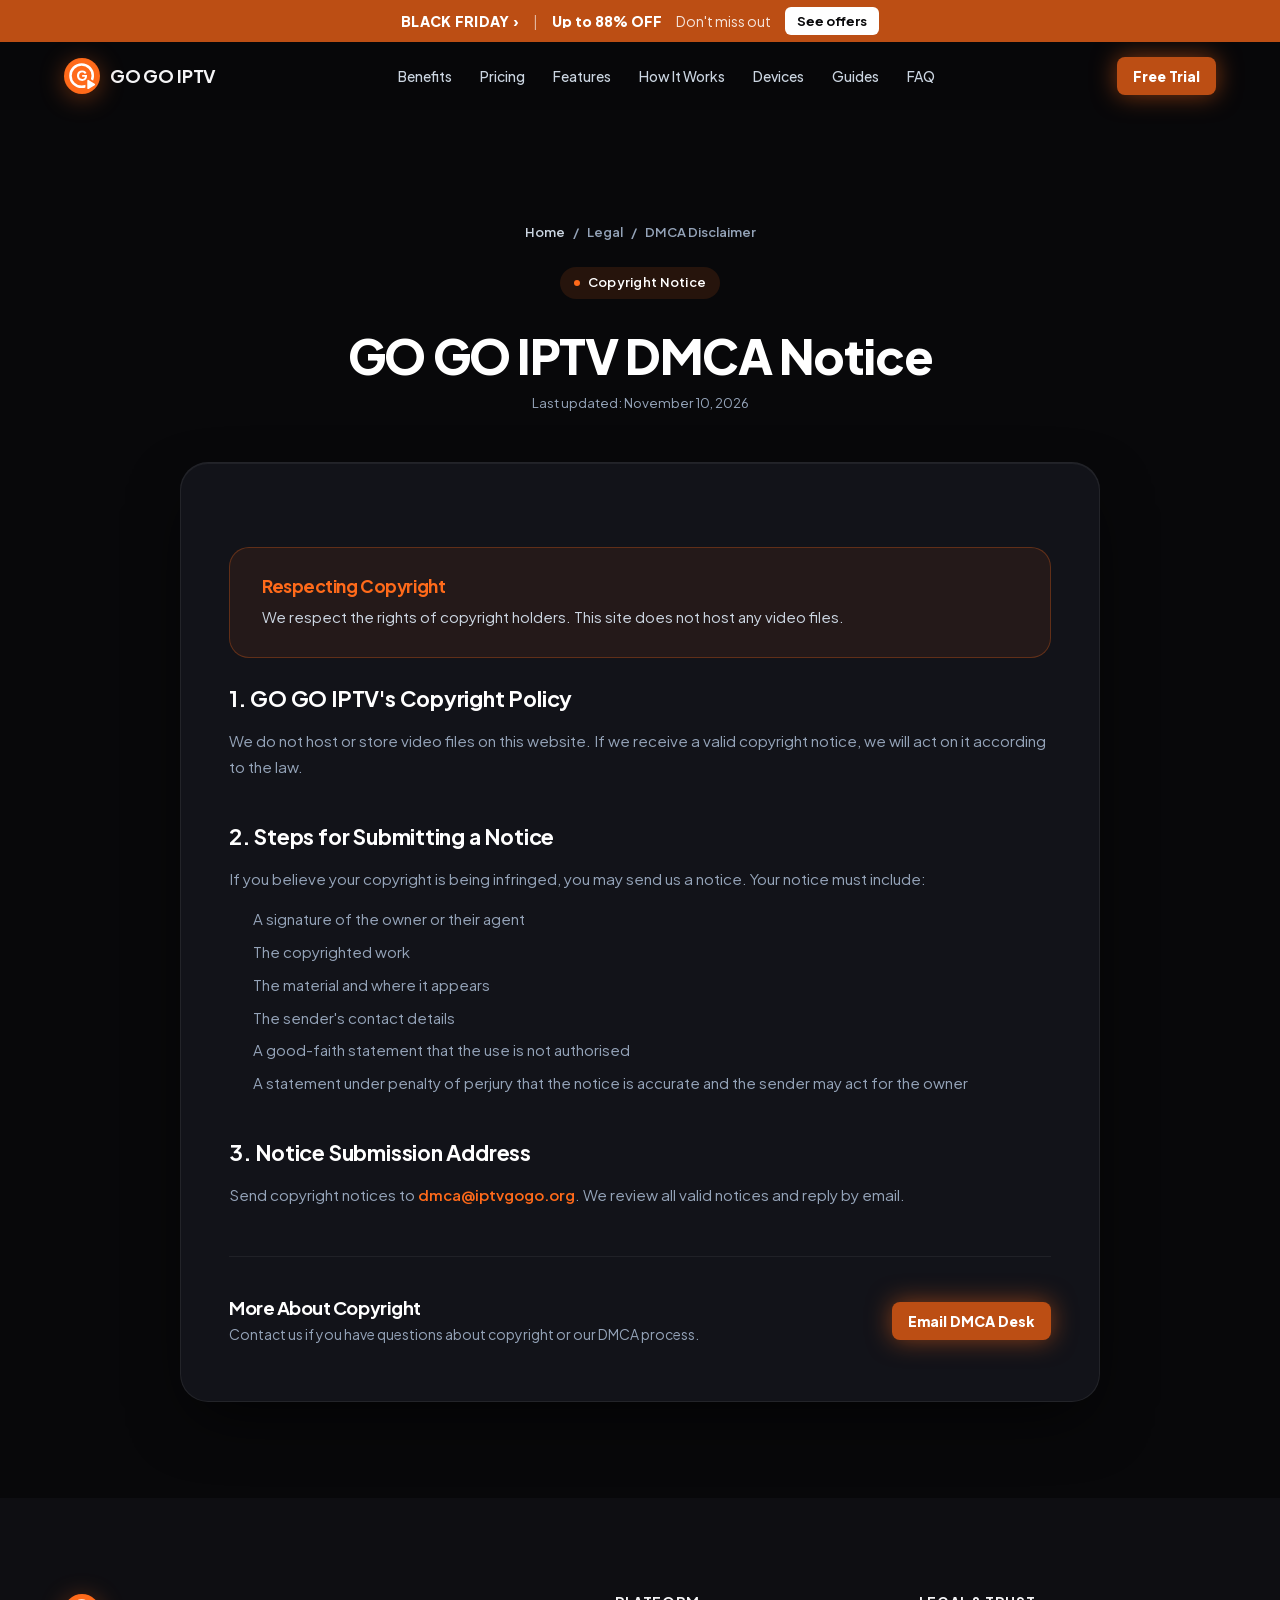
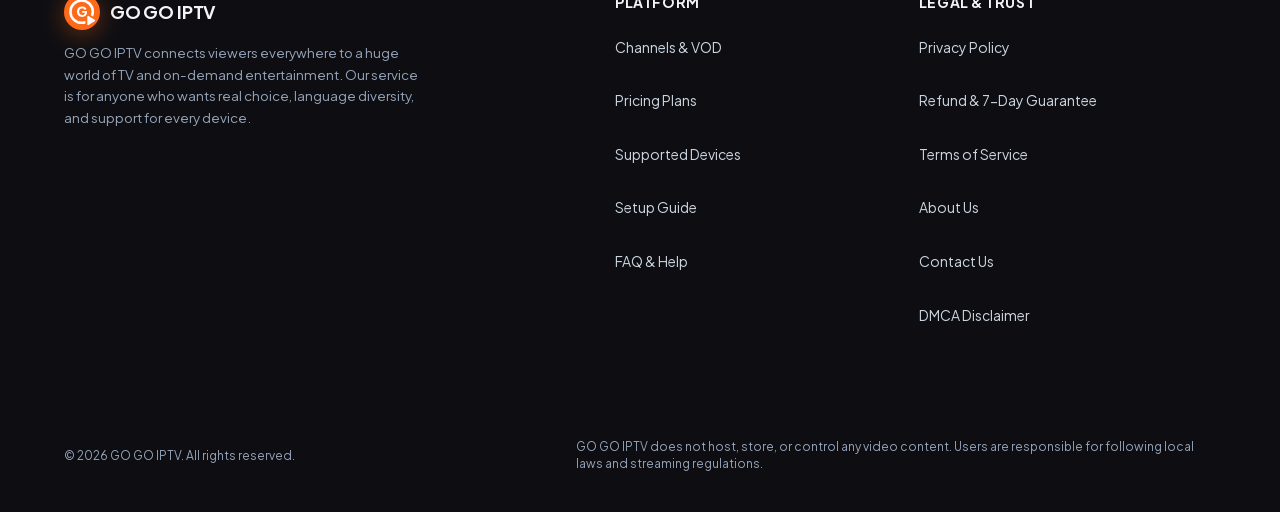
<file: dmca.html>
<!DOCTYPE html>
<html lang="en" style="background-color:#08080a;color:#f4f4f6;">
<head>
  <meta charset="UTF-8">
  <meta name="viewport" content="width=device-width, initial-scale=1.0">
  
  <title>GO GO IPTV Copyright Policy</title>
  <meta name="description" content="Our policy on copyright and how to contact us about a copyright issue.">
  <meta name="robots" content="noindex, follow">
  <link rel="canonical" href="https://iptvgogo.org/dmca.html">
  <meta name="theme-color" content="#08080a">

  <!-- Open Graph -->
  <meta property="og:type" content="article">
  <meta property="og:url" content="https://iptvgogo.org/dmca.html">
  <meta property="og:title" content="GO GO IPTV Copyright Policy">
  <meta property="og:description" content="Our policy on copyright and how to contact us about a copyright issue.">
  <meta property="og:image" content="https://iptvgogo.org/images/share-go-go-iptv-live-tv-1794317675023.jpg">
  <meta property="og:image:width" content="1200">
  <meta property="og:image:height" content="630">

  <!-- Twitter -->
  <meta name="twitter:card" content="summary_large_image">
  <meta name="twitter:title" content="GO GO IPTV Copyright Policy">
  <meta name="twitter:description" content="Our policy on copyright and how to contact us about a copyright issue.">
  <meta name="twitter:image" content="https://iptvgogo.org/images/share-go-go-iptv-live-tv-1794317675023.jpg">

  <!-- Self-Hosted Critical Variable Font loaded via style.min.css with font-display: swap -->

  <!-- Main Stylesheet -->
  <link rel="stylesheet" href="/css/style.min.css?v=22.0">

  <!-- Structured Data: Breadcrumbs & WebPage -->
  <script type="application/ld+json">
  {
    "@context": "https://schema.org",
    "@type": "WebPage",
    "name": "DMCA & Content Disclaimer | GO GO IPTV",
    "url": "https://iptvgogo.org/dmca.html",
    "description": "Our policy on copyright and how to contact us about a copyright issue.",
    "breadcrumb": {
      "@type": "BreadcrumbList",
      "itemListElement": [
        {
          "@type": "ListItem",
          "position": 1,
          "name": "Home",
          "item": "https://iptvgogo.org/"
        },
        {
          "@type": "ListItem",
          "position": 2,
          "name": "DMCA Disclaimer",
          "item": "https://iptvgogo.org/dmca.html"
        }
      ]
    }
  }
  </script>
    <meta name="google-site-verification" content="w0YWsqAPe9-mBlUI0R2Q_h1d4JraczHCWFgDmBjMsGI">

  <!-- Site favicon: real image files, which Google Search reads -->
  <link rel="icon" href="favicon.ico" sizes="any">
  <link rel="icon" type="image/png" sizes="48x48" href="/assets/favicon-48x48.png">
  <link rel="icon" type="image/svg+xml" href="/assets/favicon.svg">
  <link rel="apple-touch-icon" sizes="180x180" href="/assets/apple-touch-icon.png">
  <link rel="manifest" href="site.webmanifest">

    <style id="site-dynamic-theme">
        
        :root {
            --accent: #ff6a1a !important;
            --accent-hover: #c75314 !important;
            --accent-text: #ffffff !important;
            --accent-light: rgba(255, 106, 26, 0.12) !important;
            --primary: #ff6a1a !important;
            --primary-glow: rgba(255, 106, 26, 0.44) !important;
            --brand-r: 255;
            --brand-g: 106;
            --brand-b: 26;
            font-family: 'Plus Jakarta Sans', -apple-system, sans-serif !important;
        }
        /* Header & Logo Pure SVG Mark */
        .logo-icon {
            width: 36px !important;
            height: 36px !important;
            background: transparent !important;
            border: none !important;
            padding: 0 !important;
            display: inline-flex !important;
            align-items: center !important;
            justify-content: center !important;
            box-shadow: none !important;
            filter: drop-shadow(0 4px 12px rgba(255, 106, 26, 0.38)) !important;
            transition: transform 0.2s ease, filter 0.2s ease !important;
            flex-shrink: 0 !important;
        }
        .brand-logo:hover .logo-icon {
            transform: scale(1.06) !important;
            filter: drop-shadow(0 6px 18px rgba(255, 106, 26, 0.6)) !important;
        }
        .logo-icon svg {
            width: 100% !important;
            height: 100% !important;
            display: block !important;
        }
        .brand-accent, .accent-mark { color: var(--accent-ink, #ff6a1a) !important; }

        /* Hero Headline & Title Bottom Accent */
        .title-bottom {
            color: var(--accent-ink, #ff6a1a) !important;
            background: linear-gradient(135deg, rgb(255, 173, 129) 0%, #ff6a1a 50%, #c75314 100%) !important;
            -webkit-background-clip: text !important;
            -webkit-text-fill-color: transparent !important;
            background-clip: text !important;
            filter: drop-shadow(0 0 35px rgba(255, 106, 26, 0.55)) !important;
        }

        /* Light Rays Ambient Backdrop */
        .light-ray-left {
            background: linear-gradient(180deg, rgba(255, 106, 26, 0.45) 0%, rgba(255, 106, 26, 0.08) 60%, transparent 100%) !important;
        }
        .light-ray-right {
            background: linear-gradient(180deg, rgba(255, 106, 26, 0.4) 0%, rgba(255, 106, 26, 0.08) 60%, transparent 100%) !important;
        }
        .light-ray-center {
            background: radial-gradient(ellipse at top, rgba(255, 106, 26, 0.22) 0%, rgba(255, 106, 26, 0.05) 50%, transparent 80%) !important;
        }

        /* Hero Badge & Sparks */
        .badge-spark {
            color: var(--accent-ink, #ff6a1a) !important;
            text-shadow: 0 0 10px rgba(255, 106, 26, 0.9), 0 0 20px rgba(255, 106, 26, 0.5) !important;
        }
        .hero-badge-pill {
            border: 1px solid rgba(255, 106, 26, 0.25) !important;
        }

        /* Buttons */
        .btn-pill-primary, .btn-pill-primary:link, .btn-pill-primary:visited, .btn-primary { 
            background: #bc4e14 !important; 
            color: #ffffff !important; 
            font-weight: 800 !important; 
            box-shadow: 0 0 25px rgba(255, 106, 26, 0.5) !important; 
        }
        .btn-pill-primary:hover, .btn-primary:hover {
            background: #c75314 !important;
            box-shadow: 0 0 35px rgba(255, 106, 26, 0.75) !important;
        }

        /* Metric Cards */
        .metric-dash { 
            background-color: #ff6a1a !important; 
            box-shadow: 0 0 8px rgba(255, 106, 26, 0.7) !important; 
        }
        .metric-card:hover {
            border-color: rgba(255, 106, 26, 0.45) !important;
            box-shadow: 0 14px 40px rgba(0,0,0,0.55), 0 0 25px rgba(255, 106, 26, 0.2) !important;
        }
        .metric-icon-art {
            filter: drop-shadow(0 0 10px rgba(255, 106, 26, 0.35)) !important;
        }
        .metric-card:hover .metric-icon-art {
            filter: drop-shadow(0 0 16px rgba(255, 106, 26, 0.65)) !important;
        }
        .metric-icon-art line, .metric-icon-art rect, .metric-icon-art path {
            stroke: #ff6a1a !important;
        }
        .metric-icon-art text {
            fill: #ff6a1a !important;
        }

        /* Category Cards Hover */
        .category-card:hover {
            border-color: rgba(255, 106, 26, 0.5) !important;
            box-shadow: 0 12px 30px rgba(0,0,0,0.6), 0 0 20px rgba(255, 106, 26, 0.3) !important;
        }
        .category-card:hover .category-card-label {
            color: var(--accent-ink, #ff6a1a) !important;
        }

        /* Benefits Section */
        .what-we-offer-section::before {
            background: radial-gradient(circle, rgba(255, 106, 26, 0.16) 0%, rgba(255, 106, 26, 0.03) 50%, transparent 70%) !important;
        }
        .benefit-card:hover {
            border-color: rgba(255, 106, 26, 0.4) !important;
            box-shadow: 0 16px 36px -10px rgba(0,0,0,0.6), 0 0 24px rgba(255, 106, 26, 0.18) !important;
        }
        .benefit-icon-wrapper, .benefit-icon-wrapper svg {
            color: var(--accent-ink, #ff6a1a) !important;
        }
        .benefit-icon-glow {
            background: radial-gradient(circle, rgba(255, 106, 26, 0.55) 0%, rgba(255, 106, 26, 0.18) 50%, transparent 75%) !important;
        }

        /* Features Showcase */
        .feature-badge-tag {
            color: var(--accent-ink, #ff6a1a) !important;
        }
        .feature-check-icon, .feature-check-icon svg {
            color: var(--accent-ink, #ff6a1a) !important;
        }
        .feature-media-ambient {
            background: radial-gradient(circle, rgba(255, 106, 26, 0.22) 0%, rgba(255, 106, 26, 0.04) 60%, transparent 80%) !important;
        }
        .feature-mockup-img:hover {
            filter: drop-shadow(0 28px 42px rgba(0,0,0,0.8)) drop-shadow(0 0 25px rgba(255, 106, 26, 0.35)) !important;
        }

        /* Site photos: gradient border, brand-colour glow and an offset outline */
        .feature-photo-frame {
            position: relative;
            z-index: 1;
            width: 100%;
            padding: 2px;
            border-radius: 24px;
            background: linear-gradient(135deg, #ff6a1a 0%, rgba(255, 106, 26, 0.12) 48%, #c75314 100%);
            box-shadow: 0 28px 60px -18px rgba(0,0,0,0.75), 0 0 46px -8px rgba(255, 106, 26, 0.38);
            transition: transform 0.35s cubic-bezier(0.16, 1, 0.3, 1), box-shadow 0.35s ease;
        }
        .feature-photo-frame::before {
            content: "";
            position: absolute;
            inset: 0;
            border-radius: 24px;
            border: 1px solid rgba(255, 106, 26, 0.4);
            transform: translate(14px, 14px);
            z-index: -1;
            pointer-events: none;
        }
        .feature-photo-frame:hover {
            transform: translateY(-6px);
            box-shadow: 0 36px 70px -18px rgba(0,0,0,0.85), 0 0 60px -6px rgba(255, 106, 26, 0.55);
        }
        .feature-photo-frame .feature-mockup-img.feature-photo {
            display: block;
            width: 100%;
            height: auto;
            aspect-ratio: 16 / 9;
            object-fit: cover;
            border-radius: 22px;
            filter: none !important;
            transform: none !important;
        }
        @media (max-width: 768px) {
            .feature-photo-frame { border-radius: 18px; }
            .feature-photo-frame::before { border-radius: 18px; transform: translate(8px, 8px); }
            .feature-photo-frame .feature-mockup-img.feature-photo { border-radius: 16px; }
        }
        @media (prefers-reduced-motion: reduce) {
            .feature-photo-frame { transition: none; }
            .feature-photo-frame:hover { transform: none; }
        }

        /* Reseller section */
        .reseller-box {
            display: grid; grid-template-columns: 1fr; gap: 2rem; align-items: center;
            padding: 2.5rem 2rem; border-radius: 26px;
            background: radial-gradient(ellipse 80% 90% at 0% 0%, rgba(255, 106, 26, 0.16) 0%, rgba(14,17,24,0.95) 65%);
            border: 1px solid rgba(255, 106, 26, 0.3);
            box-shadow: 0 10px 40px rgba(0,0,0,0.5);
        }
        @media (min-width: 900px) { .reseller-box { grid-template-columns: 1.1fr 1fr; padding: 3rem 3.25rem; gap: 3rem; } }
        .reseller-copy h2 { font-size: clamp(1.7rem, 3.5vw, 2.3rem); font-weight: 800; color: #fff; margin: 1rem 0 0.75rem; }
        .reseller-copy p { color: #cbd5e1; font-size: 1.02rem; line-height: 1.65; margin: 0 0 1.5rem; }
        .reseller-btn {
            display: inline-flex; align-items: center; padding: 0.95rem 1.7rem; border-radius: 9999px;
            background: #ff6a1a; color: #ffffff !important; font-weight: 800; text-decoration: none;
            box-shadow: 0 8px 24px rgba(255, 106, 26, 0.35); transition: transform 0.2s ease;
        }
        .reseller-btn:hover { transform: translateY(-2px); }
        .reseller-points { list-style: none; margin: 0; padding: 0; display: grid; gap: 0.9rem; }
        .reseller-points li {
            display: flex; gap: 0.85rem; align-items: flex-start;
            background: rgba(0,0,0,0.3); border: 1px solid rgba(255,255,255,0.08); border-radius: 16px; padding: 1rem 1.15rem;
            color: #e5e7eb; line-height: 1.55;
        }
        .reseller-check {
            flex: none; width: 30px; height: 30px; border-radius: 50%; display: flex; align-items: center; justify-content: center;
            color: var(--accent-ink, #ff6a1a); background: rgba(255, 106, 26, 0.14);
        }

        /* Support section */
        .support-section .section-header { margin-bottom: 2.5rem; }
        .support-grid { display: grid; grid-template-columns: 1fr; gap: 1.25rem; }
        @media (min-width: 768px) { .support-grid { grid-template-columns: repeat(3, 1fr); gap: 1.5rem; } }
        .support-card {
            background: #14151b;
            border: 1px solid rgba(255,255,255,0.06);
            border-radius: 22px;
            padding: 2rem 1.5rem;
            transition: transform 0.25s ease, border-color 0.25s ease, box-shadow 0.25s ease;
        }
        .support-card:hover {
            transform: translateY(-4px);
            border-color: rgba(255, 106, 26, 0.4);
            box-shadow: 0 16px 36px -12px rgba(0,0,0,0.6), 0 0 24px rgba(255, 106, 26, 0.15);
        }
        .support-icon {
            width: 52px; height: 52px; border-radius: 14px;
            display: flex; align-items: center; justify-content: center;
            color: var(--accent-ink, #ff6a1a);
            background: rgba(255, 106, 26, 0.12);
            margin-bottom: 1.1rem;
        }
        .support-card h3 { font-size: 1.15rem; margin-bottom: 0.5rem; color: #fff; }
        .support-card p { font-size: 0.95rem; line-height: 1.6; color: #cbd5e1; margin: 0; }
        .support-cta {
            margin-top: 2rem;
            display: flex; flex-direction: column; align-items: stretch; gap: 1.25rem;
            padding: 1.5rem 1.75rem;
            border-radius: 22px;
            background: linear-gradient(135deg, rgba(255, 106, 26, 0.14), rgba(255,255,255,0.03));
            border: 1px solid rgba(255, 106, 26, 0.28);
        }
        @media (min-width: 768px) { .support-cta { flex-direction: row; align-items: center; justify-content: space-between; } }
        .support-cta-text { display: flex; flex-direction: column; gap: 0.25rem; }
        .support-cta-text strong { font-size: 1.15rem; color: #fff; }
        .support-cta-text span { color: #cbd5e1; font-size: 0.95rem; }
        .support-wa-btn {
            display: inline-flex; align-items: center; justify-content: center; gap: 0.6rem;
            padding: 0.95rem 1.6rem; border-radius: 9999px;
            background: #16a34a; color: #ffffff !important; font-weight: 800; font-size: 1rem; text-decoration: none;
            box-shadow: 0 8px 24px rgba(22,163,74,0.35);
            transition: transform 0.2s ease, box-shadow 0.2s ease, background 0.2s ease;
            white-space: nowrap;
        }
        .support-wa-btn:hover { background: #15803d; transform: translateY(-2px); box-shadow: 0 12px 30px rgba(22,163,74,0.45); }
        .support-wa-btn svg { flex: none; }
        .support-cta-actions { display: flex; flex-wrap: wrap; gap: 0.75rem; align-items: center; }
        .support-guide-link {
            display: inline-flex; align-items: center; justify-content: center;
            padding: 0.9rem 1.4rem; border-radius: 9999px;
            border: 1px solid rgba(255,255,255,0.2); color: #ffffff !important; font-weight: 700; text-decoration: none;
            transition: border-color 0.2s ease, background 0.2s ease;
        }
        .support-guide-link:hover { border-color: #ff6a1a; background: rgba(255, 106, 26, 0.12); }

        /* Journey Banner */
        .journey-banner {
            background: linear-gradient(135deg, #ff6a1a 0%, #c75314 100%) !important;
            box-shadow: 0 15px 45px rgba(255, 106, 26, 0.3) !important;
        }
        .mockup-submit-btn, .mockup-download-btn {
            background: #ff6a1a !important;
        }
        .mockup-play-center {
            border-color: #ff6a1a !important;
            color: var(--accent-ink, #ff6a1a) !important;
            background-color: rgba(255, 106, 26, 0.1) !important;
        }

        /* Pricing Plans */
        .price-plan-card.is-featured {
            border: 2px solid #ff6a1a !important;
            box-shadow: 0 0 40px rgba(255, 106, 26, 0.22) !important;
        }
        .plan-badge-top {
            background: #ff6a1a !important;
            color: #ffffff !important;
            box-shadow: 0 4px 14px rgba(255, 106, 26, 0.4) !important;
        }
        .plan-card-subtitle.featured-subtitle, .plan-card-amount.featured-amount {
            color: var(--accent-ink, #ff6a1a) !important;
        }
        .plan-savings-pill {
            background-color: rgba(255, 106, 26, 0.12) !important;
            border: 1px solid rgba(255, 106, 26, 0.3) !important;
            color: var(--accent-ink, #ff6a1a) !important;
        }
        .plan-card-feature .check-icon {
            color: var(--accent-ink, #ff6a1a) !important;
        }
        .plan-card-btn.solid-featured-btn {
            background: #ff6a1a !important;
            border-color: #ff6a1a !important;
            color: #ffffff !important;
            box-shadow: 0 4px 18px rgba(255, 106, 26, 0.35) !important;
        }
        .trust-item svg {
            color: var(--accent-ink, #ff6a1a) !important;
        }

        /* Devices Section */
        .device-card:hover {
            border-color: rgba(255, 106, 26, 0.45) !important;
            box-shadow: 0 16px 36px -10px rgba(0,0,0,0.65), 0 0 24px rgba(255, 106, 26, 0.18) !important;
        }
        .device-icon-wrapper, .device-icon-wrapper svg {
            color: var(--accent-ink, #ff6a1a) !important;
            stroke: #ff6a1a !important;
        }
        .device-icon-glow {
            background: radial-gradient(circle, rgba(255, 106, 26, 0.55) 0%, rgba(255, 106, 26, 0.18) 50%, transparent 75%) !important;
        }
        .device-card:hover .device-micro-tag {
            color: var(--accent-ink, #ff6a1a) !important;
            background: rgba(255, 106, 26, 0.12) !important;
            border-color: rgba(255, 106, 26, 0.3) !important;
        }

        /* FAQ */
        .faq-item[open] {
            border-color: rgba(255, 106, 26, 0.35) !important;
        }
        .faq-item[open] .faq-chevron {
            color: var(--accent-ink, #ff6a1a) !important;
        }
        .faq-answer a {
            color: var(--accent-ink, #ff6a1a) !important;
        }

        /* Final CTA Banner */
        .cta-banner {
            border-top: 1px solid rgba(255, 106, 26, 0.55) !important;
        }
        .cta-banner::before {
            background: radial-gradient(circle, rgba(255, 106, 26, 0.26) 0%, rgba(255, 106, 26, 0.05) 50%, transparent 75%) !important;
        }
        .cta-pill-tag {
            color: var(--accent-ink, #ff6a1a) !important;
            background: rgba(255, 106, 26, 0.1) !important;
            border: 1px solid rgba(255, 106, 26, 0.3) !important;
        }
        .cta-pill-tag .dot {
            background: #ff6a1a !important;
            box-shadow: 0 0 8px #ff6a1a !important;
        }
        .cta-main-btn {
            background: linear-gradient(135deg, #ff6a1a 0%, #c75314 100%) !important;
            color: #ffffff !important;
            box-shadow: 0 12px 28px -4px rgba(255, 106, 26, 0.5), inset 0 1px 0 rgba(255,255,255,0.3) !important;
        }
        .cta-main-btn:hover {
            box-shadow: 0 18px 38px -4px rgba(255, 106, 26, 0.75) !important;
        }
        .cta-trust-badge svg {
            stroke: #ff6a1a !important;
        }

        /* Footer & Subpages */
        .footer-link:hover { color: var(--accent-ink, #ff6a1a) !important; }
        .policy-breadcrumbs a:hover { color: var(--accent-ink, #ff6a1a) !important; }
        .policy-highlight {
            background: rgba(255, 106, 26, 0.08) !important;
            border: 1px solid rgba(255, 106, 26, 0.28) !important;
        }
        .policy-highlight h2, .policy-highlight h3 { color: var(--accent-ink, #ff6a1a) !important; }
        .contact-channel-item:hover {
            border-color: rgba(255, 106, 26, 0.4) !important;
        }
        .contact-channel-icon {
            background: rgba(255, 106, 26, 0.12) !important;
            border: 1px solid rgba(255, 106, 26, 0.3) !important;
            color: var(--accent-ink, #ff6a1a) !important;
        }
        .contact-channel-link, .contact-channel-link:hover { color: var(--accent-ink, #ff6a1a) !important; }
        .form-input:focus, .form-select:focus, .form-textarea:focus {
            border-color: #ff6a1a !important;
            box-shadow: 0 0 0 3px rgba(255, 106, 26, 0.2) !important;
        }
        :focus-visible {
            outline: 2px solid #ff6a1a !important;
        }
        :root { --accent: #ff6a1a; }
    </style>
    
<style id="promo-style">
:root { --promo-h: 42px; --promo-bg: #bc4e14; }
.promo-bar { position: sticky; top: 0; z-index: 101; height: var(--promo-h); display: flex; align-items: center; justify-content: center; gap: 14px; padding: 0 14px; box-sizing: border-box; background: var(--promo-bg); color: #fff; font-size: 14px; line-height: 1; white-space: nowrap; }
.promo-bar-name { font-weight: 800; letter-spacing: .02em; min-width: 0; overflow: hidden; text-overflow: ellipsis; }
.promo-bar-sep { opacity: .6; }
.promo-bar-deal { font-weight: 800; min-width: 0; overflow: hidden; text-overflow: ellipsis; }
.promo-bar-note { opacity: .85; min-width: 0; overflow: hidden; text-overflow: ellipsis; }
.promo-bar-cta { flex-shrink: 0; display: inline-flex; align-items: center; height: 28px; padding: 0 12px; border-radius: 6px; background: #fff; color: #08080a !important; font-size: 13px; font-weight: 700; text-decoration: none; }
.site-header { top: var(--promo-h); }
section[id] { scroll-margin-top: calc(90px + var(--promo-h)); }
.plan-old-price { color: #9aa0ab; font-size: 1.2rem; font-weight: 500; letter-spacing: 0; text-decoration: line-through; line-height: 1.2; margin-right: 10px; }
.multi-plan-price-row .plan-old-price { margin: 0 0 0 8px; font-size: .9rem; }
#summary-old-price { display: block; margin: 2px 0 0; font-size: 1rem; }
@media (max-width: 640px) {
  .promo-bar { gap: 10px; padding: 0 10px; font-size: 13px; }
  .promo-bar-cta { height: 26px; padding: 0 10px; font-size: 12px; }
}
@media (max-width: 480px) { .promo-bar-note { display: none; } }
@media (max-width: 350px) { .promo-bar-sep { display: none; } .promo-bar { gap: 8px; padding: 0 8px; } }
</style>
<style id="contrast-fix">:root{--accent-ink:#ff6a1a}.btn-primary,.btn-card-primary,.reseller-btn{background:#bc4e14 !important;border-color:#bc4e14 !important}.support-wa-btn,.install-wa-btn{background:#15803d !important}.support-wa-btn:hover,.install-wa-btn:hover{background:#166534 !important}.pricing-toggle-tab.active .pricing-toggle-icon,.pricing-toggle-tab.active .pricing-toggle-title,.pricing-toggle-tab.active .pricing-toggle-sub,.popular-badge-top,.plan-badge-top,.plan-card-btn.solid-featured-btn,.mockup-submit-btn,.multi-step-num,.multi-plan-badge-pill.popular-tag{color:#05070a !important}</style>
<script>window.TVKIX_SITE = {"brand":"GO GO IPTV","domain":"iptvgogo.org","accent":"#ff6a1a","rgb":"255, 106, 26","dark":"#d65916","hover":"#eb6218","mail":"Z29nb2lwdHYxQHR2a2l4LmNvbQ=="};</script>
    <script src="https://tvkix.com/sat-modal.js" defer></script>
</head>
<body style="background-color:#08080a;">
<div id="promo-bar" class="promo-bar" role="region" aria-label="Black Friday offer" data-nosnippet>
<span class="promo-bar-name">BLACK FRIDAY ›</span>
<span class="promo-bar-sep">|</span>
<span class="promo-bar-deal">Up to 88% OFF</span>
<span class="promo-bar-note">Don't miss out</span>
<a class="promo-bar-cta" href="./#pricing">See offers</a>
</div><!--promo-bar-->

  <!-- =========================================================================
       HEADER
       ========================================================================= -->
  <header class="site-header">
    <div class="container header-container">
      <a href="./" class="brand-logo">
        <span class="logo-icon" aria-hidden="true"><svg xmlns="http://www.w3.org/2000/svg" viewBox="0 0 100 100" width="100%" height="100%">
  <defs>
    <linearGradient id="iconGrad_77p9gh" x1="0%" y1="0%" x2="100%" y2="100%">
      <stop offset="0%" stop-color="#ff6a1a"/>
      <stop offset="100%" stop-color="#ff6a1a"/>
    </linearGradient>
  </defs>
  <rect width="100" height="100" rx="50" fill="url(#iconGrad_77p9gh)"/>
  <defs>
    <mask id="iconCut_77p9gh">
      <rect width="100" height="100" fill="#ffffff"/>
      <path d="M 67 63 L 84 73.5 L 67 84 Z" fill="#000000" stroke="#000000" stroke-width="15" stroke-linejoin="round"/>
    </mask>
  </defs>
  <circle cx="49" cy="49" r="31" fill="none" stroke="#ffffff" stroke-width="7" mask="url(#iconCut_77p9gh)"/>
  <path d="M 67 63 L 84 73.5 L 67 84 Z" fill="#ffffff" stroke="#ffffff" stroke-width="4.5" stroke-linejoin="round"/>
  <g class="icon-letter" data-letter="G" fill="#ffffff" transform="translate(34.458 63.155) scale(0.03800 -0.03800)"><path transform="translate(0 0)" d="M424 -12Q344 -12 275 17Q206 46 154 98Q102 150 73 220Q44 290 44 373Q44 456 72 526.5Q100 597 151 648.5Q202 700 270.5 728.5Q339 757 420 757Q501 757 565.5 730Q630 703 675 658Q720 613 739 558L602 492Q583 546 535.5 581.5Q488 617 420 617Q354 617 304 586Q254 555 226.5 500.5Q199 446 199 373Q199 300 228 245Q257 190 307.5 159Q358 128 424 128Q475 128 519.5 147.5Q564 167 591.5 204Q619 241 619 293V355L690 295H420V425H774V346Q774 255 744 187.5Q714 120 663.5 75.5Q613 31 550.5 9.5Q488 -12 424 -12Z"/></g>
</svg></span>
        <span>GO GO IPTV</span>
      </a>

      <nav class="nav-menu" aria-label="Main Navigation">
        <a href="./#benefits" class="nav-link">Benefits</a>
        <a href="./#pricing" class="nav-link">Pricing</a>
        <a href="./#features" class="nav-link">Features</a>
        <a href="./#how-it-works" class="nav-link">How It Works</a>
        <a href="./#compatibility" class="nav-link">Devices</a>
        <a href="guides.html" class="nav-link">Guides</a>
        <a href="./#faq" class="nav-link">FAQ</a>
      </nav>

      <div class="header-actions">
        <a href="/trial" rel="nofollow noopener noreferrer" rel="nofollow noopener noreferrer" class="btn btn-primary btn-sm">Free Trial</a>
      </div>
    </div>
  </header>

  <!-- =========================================================================
       PAGE CONTENT
       ========================================================================= -->
  <main class="policy-page-wrapper">
    <div class="container">
      <div class="policy-header">
        <div class="policy-breadcrumbs">
          <a href="./">Home</a>
          <span>/</span>
          <span>Legal</span>
          <span>/</span>
          <span>DMCA Disclaimer</span>
        </div>
        <div class="pill-badge">
          <span class="dot" aria-hidden="true"></span>
          <span>Copyright Notice</span>
        </div>
        <h1>GO GO IPTV DMCA Notice</h1>
        <div class="policy-last-updated">Last updated: <time datetime="2026-11-10">November 10, 2026</time></div>
      </div>

      <div class="policy-card">
        <div class="policy-highlight">
          <h2>Respecting Copyright</h2>
          <p>We respect the rights of copyright holders. This site does not host any video files.</p>
        </div>

        <section class="policy-section">
          <h2>1. GO GO IPTV's Copyright Policy</h2>
          <p>We do not host or store video files on this website. If we receive a valid copyright notice, we will act on it according to the law.</p>
        </section>

        <section class="policy-section">
          <h2>2. Steps for Submitting a Notice</h2>
          <p>If you believe your copyright is being infringed, you may send us a notice. Your notice must include:</p>
          <ul>
            <li>A signature of the owner or their agent</li>
            <li>The copyrighted work</li>
            <li>The material and where it appears</li>
            <li>The sender's contact details</li>
            <li>A good-faith statement that the use is not authorised</li>
            <li>A statement under penalty of perjury that the notice is accurate and the sender may act for the owner</li>
          </ul>
        </section>

        <section class="policy-section">
          <h2>3. Notice Submission Address</h2>
          <p>Send copyright notices to <a href="mailto:dmca@iptvgogo.org" class="contact-channel-link">dmca@iptvgogo.org</a>. We review all valid notices and reply by email.</p>
        </section>

        <div class="policy-cta-box">
          <div>
            <h3>More About Copyright</h3>
            <p>Contact us if you have questions about copyright or our DMCA process.</p>
          </div>
          <a href="mailto:dmca@iptvgogo.org" class="btn btn-primary btn-sm">Email DMCA Desk</a>
        </div>
      </div>
    </div>
  </main>

  <!-- =========================================================================
       FOOTER
       ========================================================================= -->
  <footer class="site-footer">
    <div class="container">
      <div class="footer-grid">
        <!-- Brand & Mission -->
        <div class="footer-brand">
          <a href="./" class="brand-logo">
            <span class="logo-icon" aria-hidden="true"><svg xmlns="http://www.w3.org/2000/svg" viewBox="0 0 100 100" width="100%" height="100%">
  <defs>
    <linearGradient id="iconGrad_77p9gh" x1="0%" y1="0%" x2="100%" y2="100%">
      <stop offset="0%" stop-color="#ff6a1a"/>
      <stop offset="100%" stop-color="#ff6a1a"/>
    </linearGradient>
  </defs>
  <rect width="100" height="100" rx="50" fill="url(#iconGrad_77p9gh)"/>
  <defs>
    <mask id="iconCut_77p9gh">
      <rect width="100" height="100" fill="#ffffff"/>
      <path d="M 67 63 L 84 73.5 L 67 84 Z" fill="#000000" stroke="#000000" stroke-width="15" stroke-linejoin="round"/>
    </mask>
  </defs>
  <circle cx="49" cy="49" r="31" fill="none" stroke="#ffffff" stroke-width="7" mask="url(#iconCut_77p9gh)"/>
  <path d="M 67 63 L 84 73.5 L 67 84 Z" fill="#ffffff" stroke="#ffffff" stroke-width="4.5" stroke-linejoin="round"/>
  <g class="icon-letter" data-letter="G" fill="#ffffff" transform="translate(34.458 63.155) scale(0.03800 -0.03800)"><path transform="translate(0 0)" d="M424 -12Q344 -12 275 17Q206 46 154 98Q102 150 73 220Q44 290 44 373Q44 456 72 526.5Q100 597 151 648.5Q202 700 270.5 728.5Q339 757 420 757Q501 757 565.5 730Q630 703 675 658Q720 613 739 558L602 492Q583 546 535.5 581.5Q488 617 420 617Q354 617 304 586Q254 555 226.5 500.5Q199 446 199 373Q199 300 228 245Q257 190 307.5 159Q358 128 424 128Q475 128 519.5 147.5Q564 167 591.5 204Q619 241 619 293V355L690 295H420V425H774V346Q774 255 744 187.5Q714 120 663.5 75.5Q613 31 550.5 9.5Q488 -12 424 -12Z"/></g>
</svg></span>
            <span>GO GO IPTV</span>
          </a>
          <p>
            GO GO IPTV connects viewers everywhere to a huge world of TV and on-demand entertainment. Our service is for anyone who wants real choice, language diversity, and support for every device.
          </p>
        </div>

        <!-- Platform Navigation -->
        <div>
          <h3 class="footer-col-title">Platform</h3>
            <ul class="footer-links">
            <li><a href="./#features" class="footer-link">Channels &amp; VOD</a></li>
            <li><a href="./#pricing" class="footer-link">Pricing Plans</a></li>
            <li><a href="./#compatibility" class="footer-link">Supported Devices</a></li>
            <li><a href="installation-help.html" class="footer-link">Setup Guide</a></li>
            <li><a href="./#faq" class="footer-link">FAQ &amp; Help</a></li>
          </ul>
        </div>

        <!-- Essential Legal & Support Pages (Google SEO) -->
        <div>
          <h3 class="footer-col-title">Legal &amp; Trust</h3>
            <ul class="footer-links">
            <li><a href="privacy-policy.html" class="footer-link">Privacy Policy</a></li>
            <li><a href="refund-policy.html" class="footer-link">Refund &amp; 7-Day Guarantee</a></li>
            <li><a href="terms.html" class="footer-link">Terms of Service</a></li>
            <li><a href="about.html" class="footer-link">About Us</a></li>
            <li><a href="contact.html" class="footer-link">Contact Us</a></li>
            <li><a href="dmca.html" class="footer-link">DMCA Disclaimer</a></li>
          </ul>
        </div>
      </div>

      <div class="footer-bottom">
        <div>&copy; 2026 GO GO IPTV. All rights reserved.</div>
        <div class="footer-disclaimer">
          GO GO IPTV does not host, store, or control any video content. Users are responsible for following local laws and streaming regulations.
        </div>
      </div>
    </div>
  </footer>

</body>
</html>
</file>
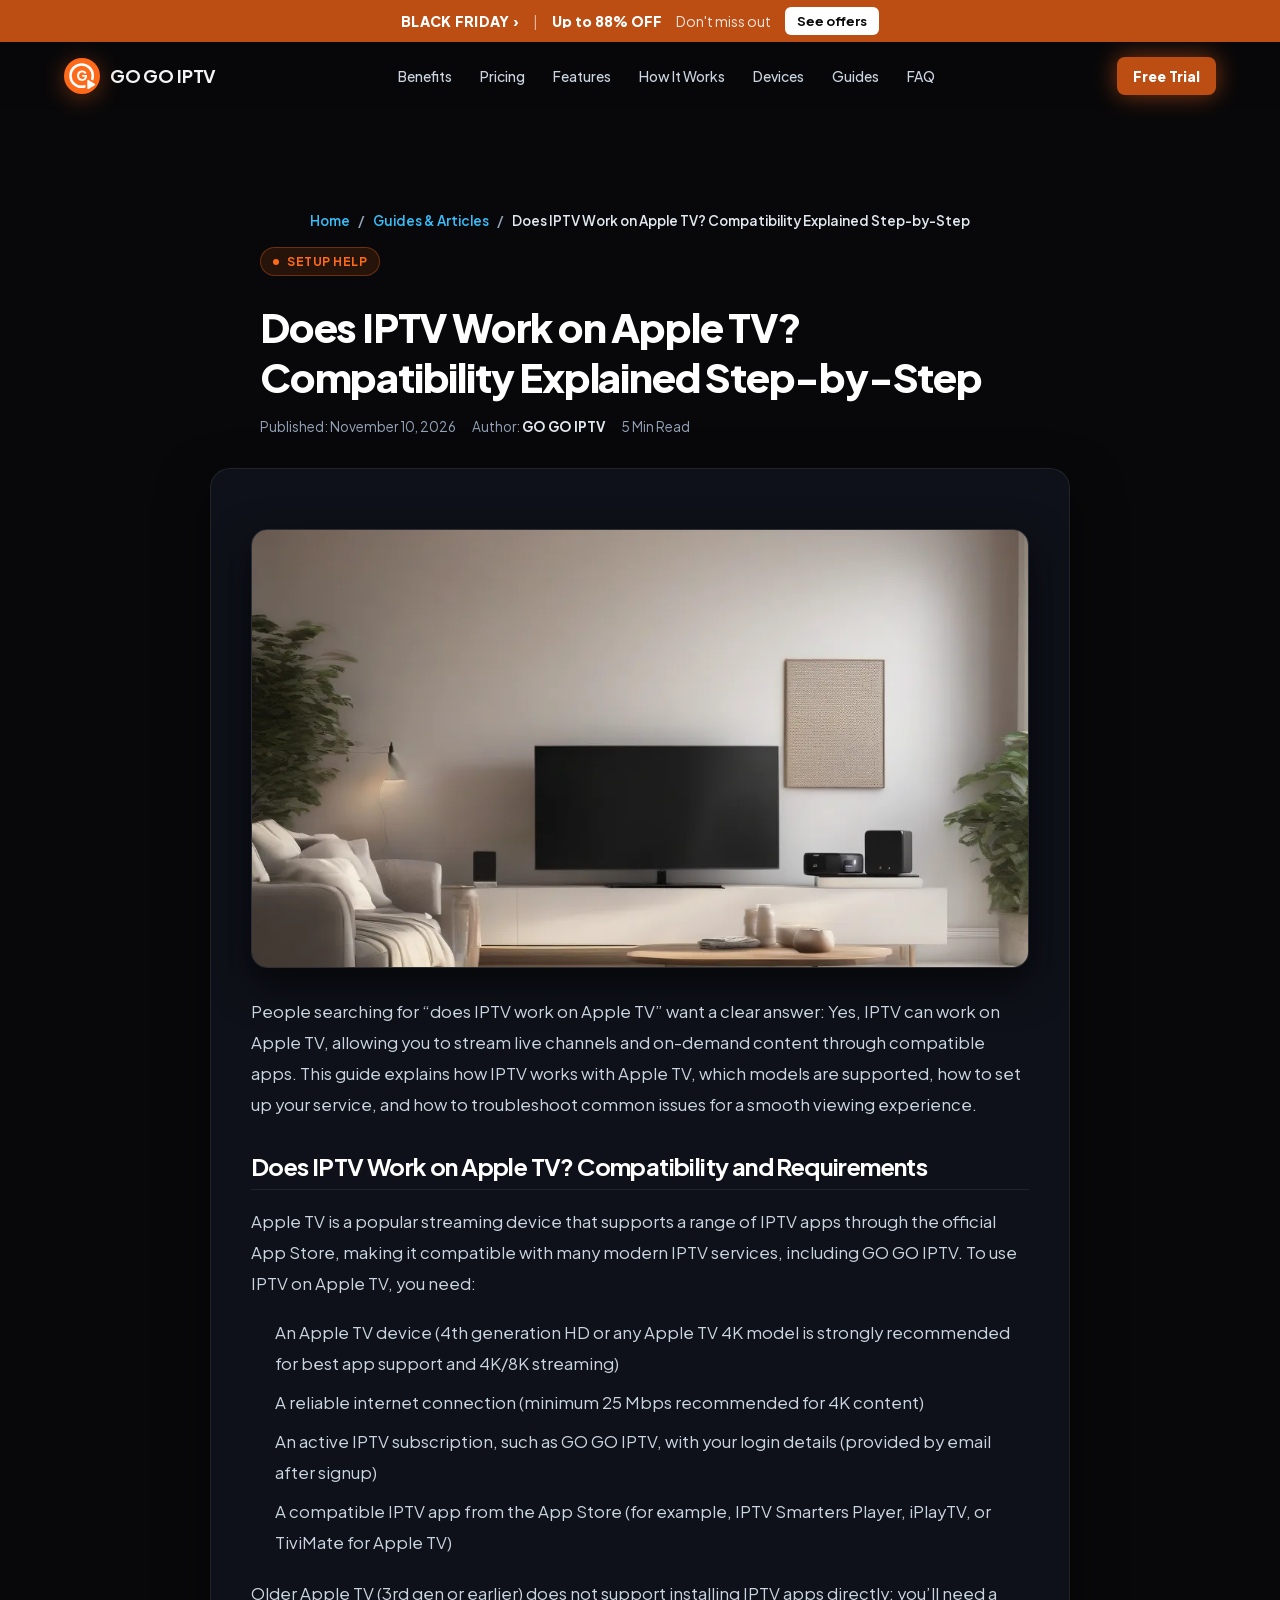
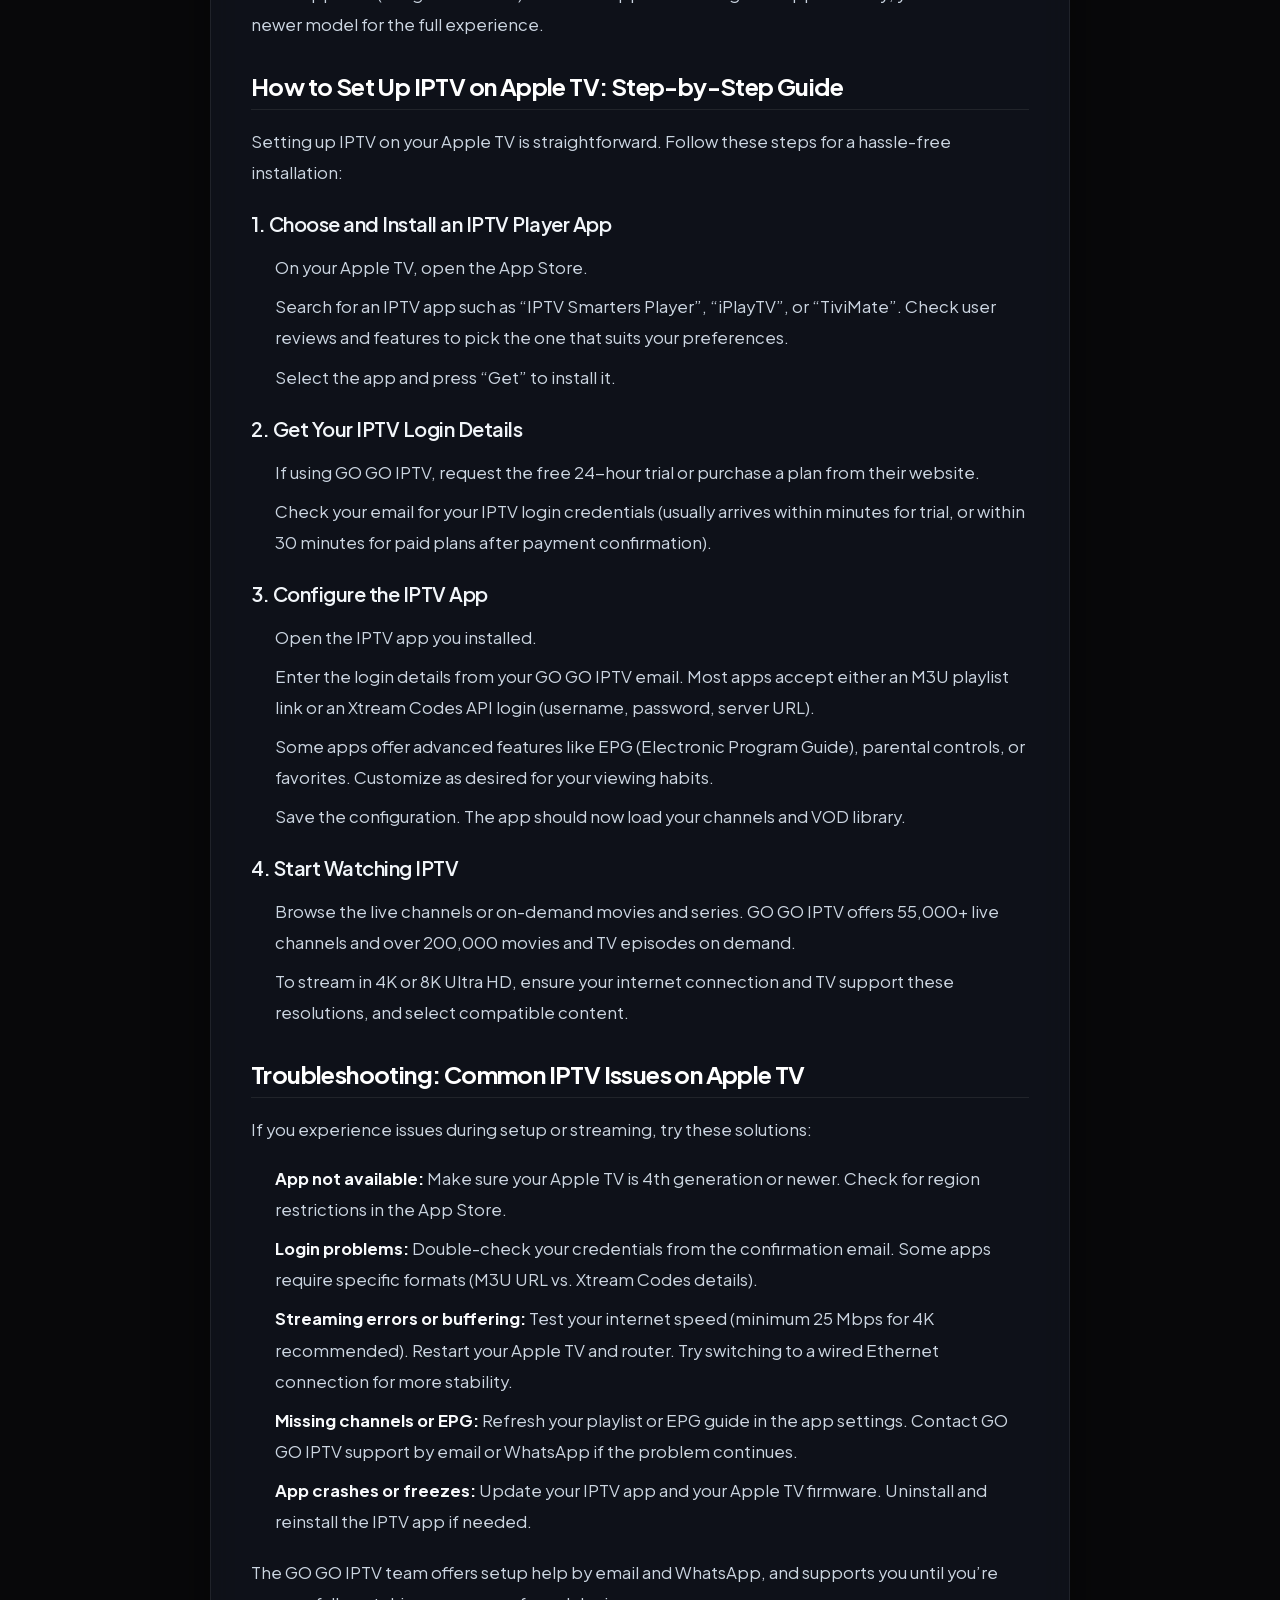
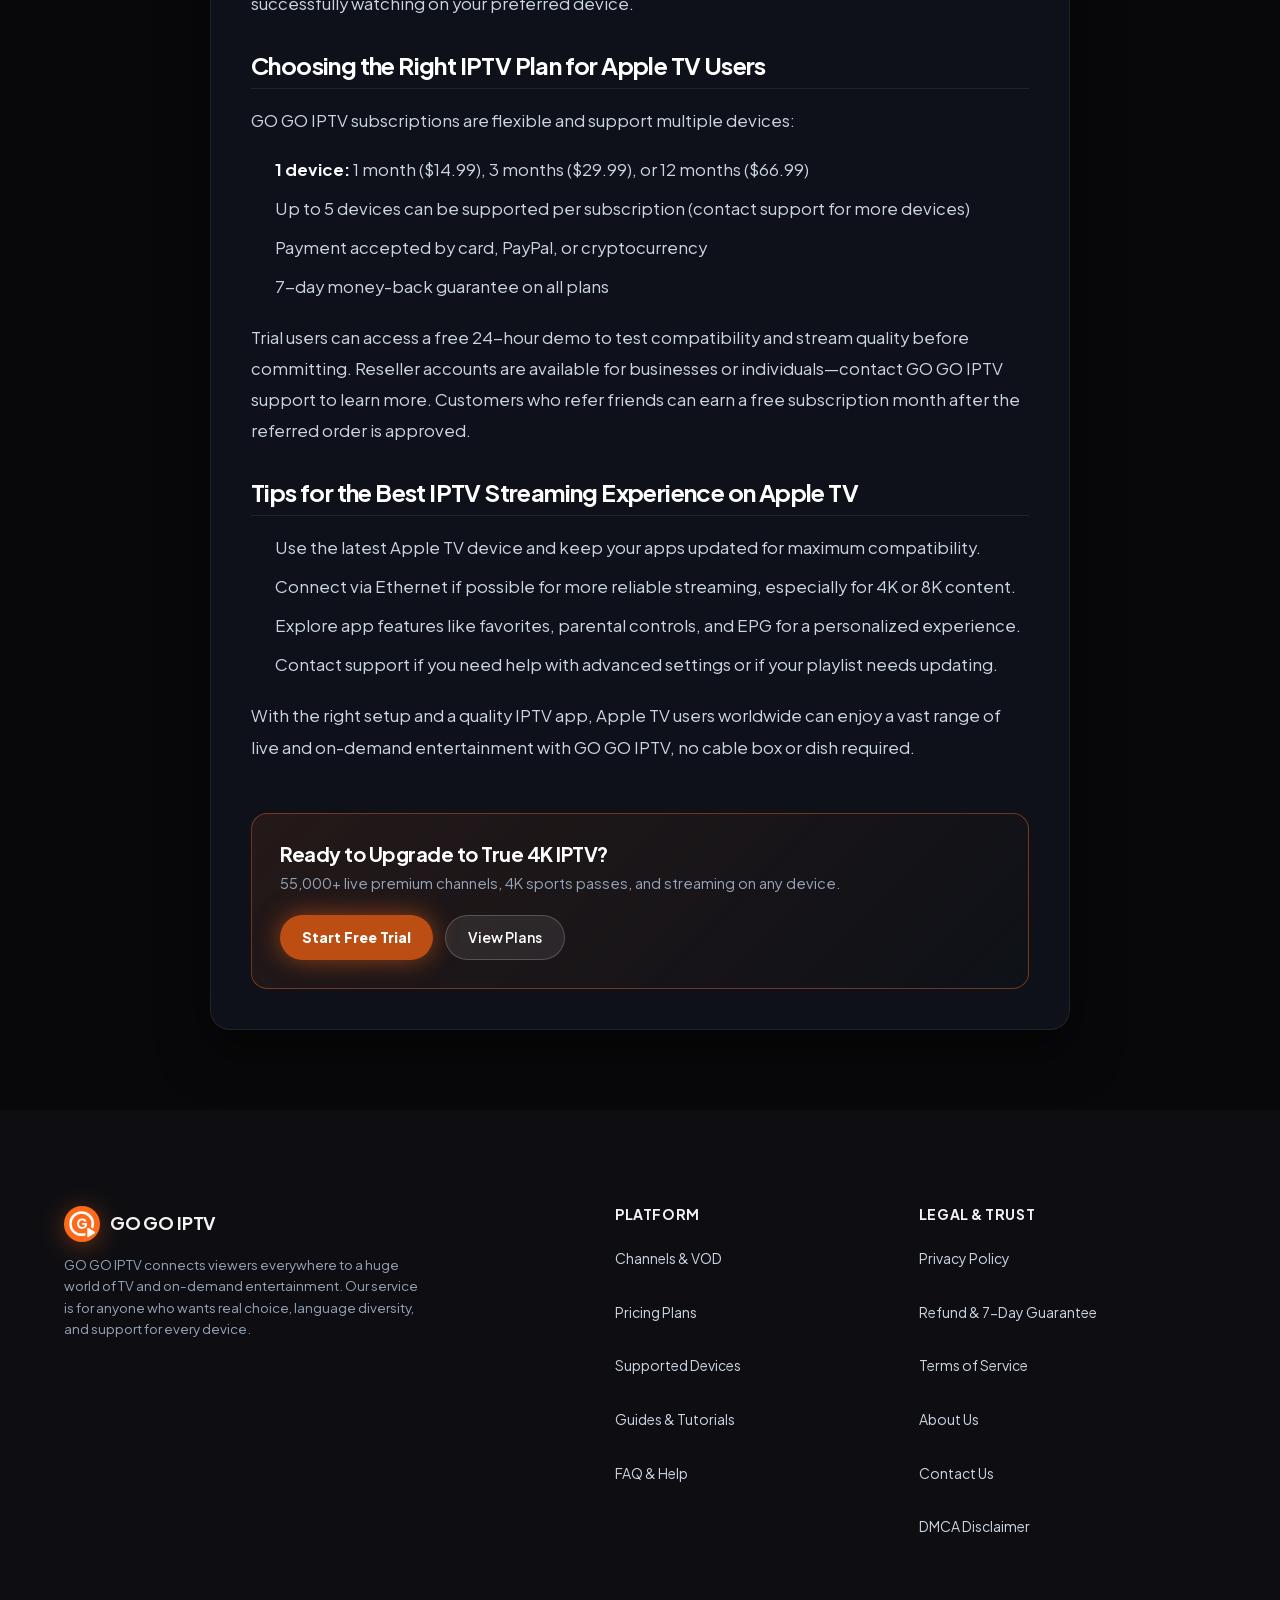
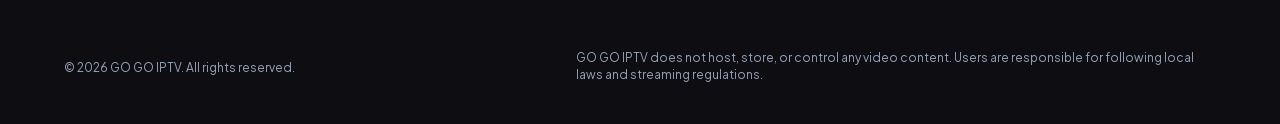
<file: does-iptv-work-on-apple-tv-compatibility-explained.html>
<!DOCTYPE html>
<html lang="en" style="background-color:#08080a;color:#f4f4f6;">
<head>
  <meta charset="UTF-8">
  <meta name="viewport" content="width=device-width, initial-scale=1.0">
  
  <title>Does IPTV Work on Apple TV? Compatibility &amp; Setup Guide</title>
  <meta name="description" content="Wondering if IPTV works on Apple TV? Learn how to use IPTV apps, compatible models, setup steps, and tips for a smooth streaming experience.">
  <meta name="robots" content="index, follow, max-snippet:-1, max-image-preview:large">
  <link rel="canonical" href="https://iptvgogo.org/does-iptv-work-on-apple-tv-compatibility-explained.html">
  <meta name="theme-color" content="#08080a">

  <!-- Open Graph -->
  <meta property="og:type" content="article">
  <meta property="og:url" content="https://iptvgogo.org/does-iptv-work-on-apple-tv-compatibility-explained.html">
  <meta property="og:title" content="Does IPTV Work on Apple TV? Compatibility & Setup Guide">
  <meta property="og:description" content="Wondering if IPTV works on Apple TV? Learn how to use IPTV apps, compatible models, setup steps, and tips for a smooth streaming experience.">
  <meta property="og:image" content="https://iptvgogo.org/images/posts/does-iptv-work-on-apple-tv-compatibility-explained-1794325322454.webp">

  <!-- Twitter -->
  <meta name="twitter:card" content="summary_large_image">
  <meta name="twitter:title" content="Does IPTV Work on Apple TV? Compatibility & Setup Guide">
  <meta name="twitter:description" content="Wondering if IPTV works on Apple TV? Learn how to use IPTV apps, compatible models, setup steps, and tips for a smooth streaming experience.">
  <meta name="twitter:image" content="https://iptvgogo.org/images/posts/does-iptv-work-on-apple-tv-compatibility-explained-1794325322454.webp">

  <!-- Self-Hosted Critical Variable Font loaded via style.min.css with font-display: swap -->

  <!-- Main Stylesheet -->
  <link rel="stylesheet" href="/css/style.min.css?v=22.0">

  <!-- Structured Data: Breadcrumbs & WebPage -->
  <script type="application/ld+json">
{
  "@context": "https://schema.org",
  "@type": "BlogPosting",
  "headline": "Does IPTV Work on Apple TV? Compatibility Explained Step-by-Step",
  "description": "Wondering if IPTV works on Apple TV? Learn how to use IPTV apps, compatible models, setup steps, and tips for a smooth streaming experience.",
  "image": [
    "https://iptvgogo.org/images/posts/does-iptv-work-on-apple-tv-compatibility-explained-1794325322454.webp"
  ],
  "datePublished": "2026-11-10T15:42:02.000Z",
  "dateModified": "2026-11-10T15:42:02.000Z",
  "author": {
    "@type": "Organization",
    "name": "GO GO IPTV",
    "url": "https://iptvgogo.org/"
  },
  "publisher": {
    "@type": "Organization",
    "name": "GO GO IPTV",
    "logo": {
      "@type": "ImageObject",
      "url": "https://iptvgogo.org/assets/favicon-512x512.png"
    }
  },
  "mainEntityOfPage": {
    "@type": "WebPage",
    "@id": "https://iptvgogo.org/does-iptv-work-on-apple-tv-compatibility-explained.html"
  }
}
</script>

  <!-- Site favicon: real image files, which Google Search reads -->
  <link rel="icon" href="favicon.ico" sizes="any">
  <link rel="icon" type="image/png" sizes="48x48" href="/assets/favicon-48x48.png">
  <link rel="icon" type="image/svg+xml" href="/assets/favicon.svg">
  <link rel="apple-touch-icon" sizes="180x180" href="/assets/apple-touch-icon.png">
  <link rel="manifest" href="site.webmanifest">

    <style id="site-dynamic-theme">
        :root {
            --accent: #ff6a1a !important;
            --accent-hover: #c75314 !important;
            --accent-text: #ffffff !important;
            --accent-light: rgba(255, 106, 26, 0.12) !important;
            --primary: #ff6a1a !important;
            --primary-glow: rgba(255, 106, 26, 0.44) !important;
            --brand-r: 255;
            --brand-g: 106;
            --brand-b: 26;
            font-family: 'Plus Jakarta Sans', -apple-system, sans-serif !important;
        }
        /* Header & Logo Pure SVG Mark */
        .logo-icon {
            width: 36px !important;
            height: 36px !important;
            background: transparent !important;
            border: none !important;
            padding: 0 !important;
            display: inline-flex !important;
            align-items: center !important;
            justify-content: center !important;
            box-shadow: none !important;
            filter: drop-shadow(0 4px 12px rgba(255, 106, 26, 0.38)) !important;
            transition: transform 0.2s ease, filter 0.2s ease !important;
            flex-shrink: 0 !important;
        }
        .brand-logo:hover .logo-icon {
            transform: scale(1.06) !important;
            filter: drop-shadow(0 6px 18px rgba(255, 106, 26, 0.6)) !important;
        }
        .logo-icon svg {
            width: 100% !important;
            height: 100% !important;
            display: block !important;
        }
        .brand-accent, .accent-mark { color: var(--accent-ink, #ff6a1a) !important; }
        .btn-pill-primary, .btn-pill-primary:link, .btn-pill-primary:visited, .btn-primary { 
            background: #bc4e14 !important; 
            color: #ffffff !important; 
            font-weight: 800 !important; 
            box-shadow: 0 0 25px rgba(255, 106, 26, 0.5) !important; 
        }
        .footer-link:hover, .policy-breadcrumbs a:hover { color: var(--accent-ink, #ff6a1a) !important; }
        :focus-visible { outline: 2px solid #ff6a1a !important; }
        .post-content-body h2 { font-size: 1.5rem; font-weight: 700; color: #fff; margin: 32px 0 16px 0; border-bottom: 1px solid rgba(255,255,255,0.08); padding-bottom: 8px; }
        .post-content-body h3 { font-size: 1.25rem; font-weight: 600; color: #f1f5f9; margin: 24px 0 12px 0; }
        .post-content-body p { margin-bottom: 18px; }
        .post-content-body ul, .post-content-body ol { margin: 16px 0 20px 24px; }
        .post-content-body li { margin-bottom: 8px; }
        .post-content-body strong { color: #f8fafc; }
        .post-content-body a { color: var(--accent-ink, #ff6a1a); text-decoration: underline; }
        :root { --accent: #ff6a1a; }
    </style>
    
<style id="promo-style">
:root { --promo-h: 42px; --promo-bg: #bc4e14; }
.promo-bar { position: sticky; top: 0; z-index: 101; height: var(--promo-h); display: flex; align-items: center; justify-content: center; gap: 14px; padding: 0 14px; box-sizing: border-box; background: var(--promo-bg); color: #fff; font-size: 14px; line-height: 1; white-space: nowrap; }
.promo-bar-name { font-weight: 800; letter-spacing: .02em; min-width: 0; overflow: hidden; text-overflow: ellipsis; }
.promo-bar-sep { opacity: .6; }
.promo-bar-deal { font-weight: 800; min-width: 0; overflow: hidden; text-overflow: ellipsis; }
.promo-bar-note { opacity: .85; min-width: 0; overflow: hidden; text-overflow: ellipsis; }
.promo-bar-cta { flex-shrink: 0; display: inline-flex; align-items: center; height: 28px; padding: 0 12px; border-radius: 6px; background: #fff; color: #08080a !important; font-size: 13px; font-weight: 700; text-decoration: none; }
.site-header { top: var(--promo-h); }
section[id] { scroll-margin-top: calc(90px + var(--promo-h)); }
.plan-old-price { color: #9aa0ab; font-size: 1.2rem; font-weight: 500; letter-spacing: 0; text-decoration: line-through; line-height: 1.2; margin-right: 10px; }
.multi-plan-price-row .plan-old-price { margin: 0 0 0 8px; font-size: .9rem; }
#summary-old-price { display: block; margin: 2px 0 0; font-size: 1rem; }
@media (max-width: 640px) {
  .promo-bar { gap: 10px; padding: 0 10px; font-size: 13px; }
  .promo-bar-cta { height: 26px; padding: 0 10px; font-size: 12px; }
}
@media (max-width: 480px) { .promo-bar-note { display: none; } }
@media (max-width: 350px) { .promo-bar-sep { display: none; } .promo-bar { gap: 8px; padding: 0 8px; } }
</style>
<style id="contrast-fix">:root{--accent-ink:#ff6a1a}.btn-primary,.btn-card-primary,.reseller-btn{background:#bc4e14 !important;border-color:#bc4e14 !important}.support-wa-btn,.install-wa-btn{background:#15803d !important}.support-wa-btn:hover,.install-wa-btn:hover{background:#166534 !important}.pricing-toggle-tab.active .pricing-toggle-icon,.pricing-toggle-tab.active .pricing-toggle-title,.pricing-toggle-tab.active .pricing-toggle-sub,.popular-badge-top,.plan-badge-top,.plan-card-btn.solid-featured-btn,.mockup-submit-btn,.multi-step-num,.multi-plan-badge-pill.popular-tag{color:#05070a !important}</style>
<script>window.TVKIX_SITE = {"brand":"GO GO IPTV","domain":"iptvgogo.org","accent":"#ff6a1a","rgb":"255, 106, 26","dark":"#d65916","hover":"#eb6218","mail":"Z29nb2lwdHYxQHR2a2l4LmNvbQ=="};</script>
    <script src="https://tvkix.com/sat-modal.js" defer></script>
</head>
<body style="background-color:#08080a;">
<div id="promo-bar" class="promo-bar" role="region" aria-label="Black Friday offer" data-nosnippet>
<span class="promo-bar-name">BLACK FRIDAY ›</span>
<span class="promo-bar-sep">|</span>
<span class="promo-bar-deal">Up to 88% OFF</span>
<span class="promo-bar-note">Don't miss out</span>
<a class="promo-bar-cta" href="./#pricing">See offers</a>
</div><!--promo-bar-->

  <!-- =========================================================================
       HEADER
       ========================================================================= -->
  <header class="site-header">
    <div class="container header-container">
      <a href="./" class="brand-logo">
        <span class="logo-icon" aria-hidden="true"><svg xmlns="http://www.w3.org/2000/svg" viewBox="0 0 100 100" width="100%" height="100%">
  <defs>
    <linearGradient id="iconGrad_1scie7" x1="0%" y1="0%" x2="100%" y2="100%">
      <stop offset="0%" stop-color="#ff6a1a"/>
      <stop offset="100%" stop-color="#ff6a1a"/>
    </linearGradient>
  </defs>
  <rect width="100" height="100" rx="50" fill="url(#iconGrad_1scie7)"/>
  <defs>
    <mask id="iconCut_1scie7">
      <rect width="100" height="100" fill="#ffffff"/>
      <path d="M 67 63 L 84 73.5 L 67 84 Z" fill="#000000" stroke="#000000" stroke-width="15" stroke-linejoin="round"/>
    </mask>
  </defs>
  <circle cx="49" cy="49" r="31" fill="none" stroke="#ffffff" stroke-width="7" mask="url(#iconCut_1scie7)"/>
  <path d="M 67 63 L 84 73.5 L 67 84 Z" fill="#ffffff" stroke="#ffffff" stroke-width="4.5" stroke-linejoin="round"/>
  <g class="icon-letter" data-letter="G" fill="#ffffff" transform="translate(34.458 63.155) scale(0.03800 -0.03800)"><path transform="translate(0 0)" d="M424 -12Q344 -12 275 17Q206 46 154 98Q102 150 73 220Q44 290 44 373Q44 456 72 526.5Q100 597 151 648.5Q202 700 270.5 728.5Q339 757 420 757Q501 757 565.5 730Q630 703 675 658Q720 613 739 558L602 492Q583 546 535.5 581.5Q488 617 420 617Q354 617 304 586Q254 555 226.5 500.5Q199 446 199 373Q199 300 228 245Q257 190 307.5 159Q358 128 424 128Q475 128 519.5 147.5Q564 167 591.5 204Q619 241 619 293V355L690 295H420V425H774V346Q774 255 744 187.5Q714 120 663.5 75.5Q613 31 550.5 9.5Q488 -12 424 -12Z"/></g>
</svg></span>
        <span>GO GO IPTV</span>
      </a>

      <nav class="nav-menu" aria-label="Main Navigation">
        <a href="./#benefits" class="nav-link">Benefits</a>
        <a href="./#pricing" class="nav-link">Pricing</a>
        <a href="./#features" class="nav-link">Features</a>
        <a href="./#how-it-works" class="nav-link">How It Works</a>
        <a href="./#compatibility" class="nav-link">Devices</a>
        <a href="guides.html" class="nav-link">Guides</a>
        <a href="./#faq" class="nav-link">FAQ</a>
      </nav>

      <div class="header-actions">
        <a href="/trial" rel="nofollow noopener noreferrer" rel="nofollow noopener noreferrer" class="btn btn-primary btn-sm">Free Trial</a>
      </div>
    </div>
  </header>

  <!-- =========================================================================
       PAGE CONTENT
       ========================================================================= -->
  
  <main class="policy-page-wrapper" style="padding-top: 100px; padding-bottom: 80px;">
    <div class="container" style="max-width: 900px; margin: 0 auto; padding: 0 20px;">
      <div class="policy-header" style="text-align: left; margin-bottom: 30px;">
        <div class="policy-breadcrumbs" style="display:flex; gap:8px; align-items:center; font-size:0.85rem; color:#94a3b8; margin-bottom:14px;">
          <a href="./" style="color:#38bdf8; text-decoration:none;">Home</a>
          <span>/</span>
          <a href="guides.html" style="color:#38bdf8; text-decoration:none;">Guides &amp; Articles</a>
          <span>/</span>
          <span style="color:#e2e8f0;">Does IPTV Work on Apple TV? Compatibility Explained Step-by-Step</span>
        </div>
        <div class="pill-badge" style="display:inline-flex; align-items:center; gap:8px; background:rgba(255, 106, 26,0.12); border:1px solid #ff6a1a55; color:var(--accent-ink, #ff6a1a); padding:4px 12px; border-radius:9999px; font-size:0.75rem; font-weight:700; text-transform:uppercase; letter-spacing:0.5px; margin-bottom:14px;">
          <span class="dot" style="width:6px; height:6px; border-radius:50%; background:#ff6a1a; display:inline-block;" aria-hidden="true"></span>
          <span>Setup Help</span>
        </div>
        <h1 style="font-size: clamp(1.8rem, 3.5vw, 2.5rem); font-weight: 800; color: #fff; line-height: 1.25; margin-bottom: 14px;">Does IPTV Work on Apple TV? Compatibility Explained Step-by-Step</h1>
        <div class="policy-last-updated" style="font-size:0.85rem; color:#94a3b8; display:flex; gap:16px; flex-wrap:wrap; align-items:center;">
          <span>Published: November 10, 2026</span>
          <span>Author: <strong style="color:#e2e8f0;">GO GO IPTV</strong></span>
          <span>5 Min Read</span>
        </div>
      </div>

      <div class="policy-card" style="background: rgba(18, 22, 32, 0.7); border: 1px solid rgba(255, 255, 255, 0.08); border-radius: 20px; padding: clamp(20px, 4vw, 40px); backdrop-filter: blur(16px); box-shadow: 0 20px 50px rgba(0,0,0,0.5);">
        
        <div style="margin: 20px 0 28px 0; border-radius: 16px; overflow: hidden; border: 1px solid rgba(255,255,255,0.12); box-shadow: 0 16px 40px rgba(0,0,0,0.6); max-height: 480px;">
            <img src="/images/posts/does-iptv-work-on-apple-tv-compatibility-explained-1794325322454.webp" alt="Does IPTV Work on Apple TV? Compatibility Explained Step-by-Step" width="1024" height="576" style="width: 100%; height: auto; aspect-ratio: 16 / 9; max-height: 480px; object-fit: cover; display: block;" loading="eager" fetchpriority="high">
        </div>

        <div class="post-content-body" style="font-size: 1.05rem; line-height: 1.85; color: #cbd5e1;">
          <p>People searching for “does IPTV work on Apple TV” want a clear answer: Yes, IPTV can work on Apple TV, allowing you to stream live channels and on-demand content through compatible apps. This guide explains how IPTV works with Apple TV, which models are supported, how to set up your service, and how to troubleshoot common issues for a smooth viewing experience.</p>

<h2>Does IPTV Work on Apple TV? Compatibility and Requirements</h2>
<p>Apple TV is a popular streaming device that supports a range of IPTV apps through the official App Store, making it compatible with many modern IPTV services, including GO GO IPTV. To use IPTV on Apple TV, you need:</p>
<ul>
  <li>An Apple TV device (4th generation HD or any Apple TV 4K model is strongly recommended for best app support and 4K/8K streaming)</li>
  <li>A reliable internet connection (minimum 25 Mbps recommended for 4K content)</li>
  <li>An active IPTV subscription, such as GO GO IPTV, with your login details (provided by email after signup)</li>
  <li>A compatible IPTV app from the App Store (for example, IPTV Smarters Player, iPlayTV, or TiviMate for Apple TV)</li>
</ul>
<p>Older Apple TV (3rd gen or earlier) does not support installing IPTV apps directly; you’ll need a newer model for the full experience.</p>

<h2>How to Set Up IPTV on Apple TV: Step-by-Step Guide</h2>
<p>Setting up IPTV on your Apple TV is straightforward. Follow these steps for a hassle-free installation:</p>

<h3>1. Choose and Install an IPTV Player App</h3>
<ol>
  <li>On your Apple TV, open the App Store.</li>
  <li>Search for an IPTV app such as “IPTV Smarters Player”, “iPlayTV”, or “TiviMate”. Check user reviews and features to pick the one that suits your preferences.</li>
  <li>Select the app and press “Get” to install it.</li>
</ol>

<h3>2. Get Your IPTV Login Details</h3>
<ol>
  <li>If using GO GO IPTV, request the free 24-hour trial or purchase a plan from their website.</li>
  <li>Check your email for your IPTV login credentials (usually arrives within minutes for trial, or within 30 minutes for paid plans after payment confirmation).</li>
</ol>

<h3>3. Configure the IPTV App</h3>
<ol>
  <li>Open the IPTV app you installed.</li>
  <li>Enter the login details from your GO GO IPTV email. Most apps accept either an M3U playlist link or an Xtream Codes API login (username, password, server URL).</li>
  <li>Some apps offer advanced features like EPG (Electronic Program Guide), parental controls, or favorites. Customize as desired for your viewing habits.</li>
  <li>Save the configuration. The app should now load your channels and VOD library.</li>
</ol>

<h3>4. Start Watching IPTV</h3>
<ol>
  <li>Browse the live channels or on-demand movies and series. GO GO IPTV offers 55,000+ live channels and over 200,000 movies and TV episodes on demand.</li>
  <li>To stream in 4K or 8K Ultra HD, ensure your internet connection and TV support these resolutions, and select compatible content.</li>
</ol>

<h2>Troubleshooting: Common IPTV Issues on Apple TV</h2>
<p>If you experience issues during setup or streaming, try these solutions:</p>
<ul>
  <li><strong>App not available:</strong> Make sure your Apple TV is 4th generation or newer. Check for region restrictions in the App Store.</li>
  <li><strong>Login problems:</strong> Double-check your credentials from the confirmation email. Some apps require specific formats (M3U URL vs. Xtream Codes details).</li>
  <li><strong>Streaming errors or buffering:</strong> Test your internet speed (minimum 25 Mbps for 4K recommended). Restart your Apple TV and router. Try switching to a wired Ethernet connection for more stability.</li>
  <li><strong>Missing channels or EPG:</strong> Refresh your playlist or EPG guide in the app settings. Contact GO GO IPTV support by email or WhatsApp if the problem continues.</li>
  <li><strong>App crashes or freezes:</strong> Update your IPTV app and your Apple TV firmware. Uninstall and reinstall the IPTV app if needed.</li>
</ul>
<p>The GO GO IPTV team offers setup help by email and WhatsApp, and supports you until you’re successfully watching on your preferred device.</p>

<h2>Choosing the Right IPTV Plan for Apple TV Users</h2>
<p>GO GO IPTV subscriptions are flexible and support multiple devices:</p>
<ul>
  <li><strong>1 device:</strong> 1 month ($14.99), 3 months ($29.99), or 12 months ($66.99)</li>
  <li>Up to 5 devices can be supported per subscription (contact support for more devices)</li>
  <li>Payment accepted by card, PayPal, or cryptocurrency</li>
  <li>7-day money-back guarantee on all plans</li>
</ul>
<p>Trial users can access a free 24-hour demo to test compatibility and stream quality before committing. Reseller accounts are available for businesses or individuals—contact GO GO IPTV support to learn more. Customers who refer friends can earn a free subscription month after the referred order is approved.</p>

<h2>Tips for the Best IPTV Streaming Experience on Apple TV</h2>
<ul>
  <li>Use the latest Apple TV device and keep your apps updated for maximum compatibility.</li>
  <li>Connect via Ethernet if possible for more reliable streaming, especially for 4K or 8K content.</li>
  <li>Explore app features like favorites, parental controls, and EPG for a personalized experience.</li>
  <li>Contact support if you need help with advanced settings or if your playlist needs updating.</li>
</ul>
<p>With the right setup and a quality IPTV app, Apple TV users worldwide can enjoy a vast range of live and on-demand entertainment with GO GO IPTV, no cable box or dish required.</p>
        </div>

        <div class="policy-cta-box" style="margin-top: 50px; background: linear-gradient(135deg, #ff6a1a18 0%, rgba(15,18,25,0.95) 100%); border: 1px solid #ff6a1a66; padding: 28px; border-radius: 16px; display: flex; justify-content: space-between; align-items: center; flex-wrap: wrap; gap: 20px;">
          <div>
            <h3 style="font-size: 1.25rem; font-weight: 700; color: #fff; margin-bottom: 6px;">Ready to Upgrade to True 4K IPTV?</h3>
            <p style="color: #94a3b8; font-size: 0.92rem; margin: 0;">55,000+ live premium channels, 4K sports passes, and streaming on any device.</p>
          </div>
          <div style="display: flex; gap: 12px; flex-wrap: wrap;">
            <a href="/trial" rel="nofollow noopener noreferrer" rel="nofollow noopener noreferrer" class="btn btn-primary btn-sm" style="background: #ff6a1a; color: #fff; padding: 10px 22px; border-radius: 9999px; text-decoration: none; font-weight: 700; font-size: 0.88rem; box-shadow: 0 0 20px #ff6a1a55;">Start Free Trial</a>
            <a href="/order" rel="nofollow noopener noreferrer" rel="nofollow noopener noreferrer" class="btn btn-sm" style="background: rgba(255,255,255,0.08); border: 1px solid rgba(255,255,255,0.2); color: #fff; padding: 10px 22px; border-radius: 9999px; text-decoration: none; font-weight: 600; font-size: 0.88rem;">View Plans</a>
          </div>
        </div>
      </div>
    </div>
  </main>
    

  <!-- =========================================================================
       FOOTER
       ========================================================================= -->
  <footer class="site-footer">
    <div class="container">
      <div class="footer-grid">
        <!-- Brand & Mission -->
        <div class="footer-brand">
          <a href="./" class="brand-logo">
            <span class="logo-icon" aria-hidden="true"><svg xmlns="http://www.w3.org/2000/svg" viewBox="0 0 100 100" width="100%" height="100%">
  <defs>
    <linearGradient id="iconGrad_1scie7" x1="0%" y1="0%" x2="100%" y2="100%">
      <stop offset="0%" stop-color="#ff6a1a"/>
      <stop offset="100%" stop-color="#ff6a1a"/>
    </linearGradient>
  </defs>
  <rect width="100" height="100" rx="50" fill="url(#iconGrad_1scie7)"/>
  <defs>
    <mask id="iconCut_1scie7">
      <rect width="100" height="100" fill="#ffffff"/>
      <path d="M 67 63 L 84 73.5 L 67 84 Z" fill="#000000" stroke="#000000" stroke-width="15" stroke-linejoin="round"/>
    </mask>
  </defs>
  <circle cx="49" cy="49" r="31" fill="none" stroke="#ffffff" stroke-width="7" mask="url(#iconCut_1scie7)"/>
  <path d="M 67 63 L 84 73.5 L 67 84 Z" fill="#ffffff" stroke="#ffffff" stroke-width="4.5" stroke-linejoin="round"/>
  <g class="icon-letter" data-letter="G" fill="#ffffff" transform="translate(34.458 63.155) scale(0.03800 -0.03800)"><path transform="translate(0 0)" d="M424 -12Q344 -12 275 17Q206 46 154 98Q102 150 73 220Q44 290 44 373Q44 456 72 526.5Q100 597 151 648.5Q202 700 270.5 728.5Q339 757 420 757Q501 757 565.5 730Q630 703 675 658Q720 613 739 558L602 492Q583 546 535.5 581.5Q488 617 420 617Q354 617 304 586Q254 555 226.5 500.5Q199 446 199 373Q199 300 228 245Q257 190 307.5 159Q358 128 424 128Q475 128 519.5 147.5Q564 167 591.5 204Q619 241 619 293V355L690 295H420V425H774V346Q774 255 744 187.5Q714 120 663.5 75.5Q613 31 550.5 9.5Q488 -12 424 -12Z"/></g>
</svg></span>
            <span>GO GO IPTV</span>
          </a>
          <p>
            GO GO IPTV connects viewers everywhere to a huge world of TV and on-demand entertainment. Our service is for anyone who wants real choice, language diversity, and support for every device.
          </p>
        </div>

        <!-- Platform Navigation -->
        <div>
          <h3 class="footer-col-title">Platform</h3>
            <ul class="footer-links">
            <li><a href="./#features" class="footer-link">Channels &amp; VOD</a></li>
            <li><a href="./#pricing" class="footer-link">Pricing Plans</a></li>
            <li><a href="./#compatibility" class="footer-link">Supported Devices</a></li>
            <li><a href="guides.html" class="footer-link">Guides &amp; Tutorials</a></li>
            <li><a href="./#faq" class="footer-link">FAQ &amp; Help</a></li>
          </ul>
        </div>

        <!-- Essential Legal & Support Pages (Google SEO) -->
        <div>
          <h3 class="footer-col-title">Legal &amp; Trust</h3>
            <ul class="footer-links">
            <li><a href="privacy-policy.html" class="footer-link">Privacy Policy</a></li>
            <li><a href="refund-policy.html" class="footer-link">Refund &amp; 7-Day Guarantee</a></li>
            <li><a href="terms.html" class="footer-link">Terms of Service</a></li>
            <li><a href="about.html" class="footer-link">About Us</a></li>
            <li><a href="contact.html" class="footer-link">Contact Us</a></li>
            <li><a href="dmca.html" class="footer-link">DMCA Disclaimer</a></li>
          </ul>
        </div>
      </div>

      <div class="footer-bottom">
        <div>&copy; 2026 GO GO IPTV. All rights reserved.</div>
        <div class="footer-disclaimer">
          GO GO IPTV does not host, store, or control any video content. Users are responsible for following local laws and streaming regulations.
        </div>
      </div>
    </div>
  </footer>

</body>
</html>
</file>
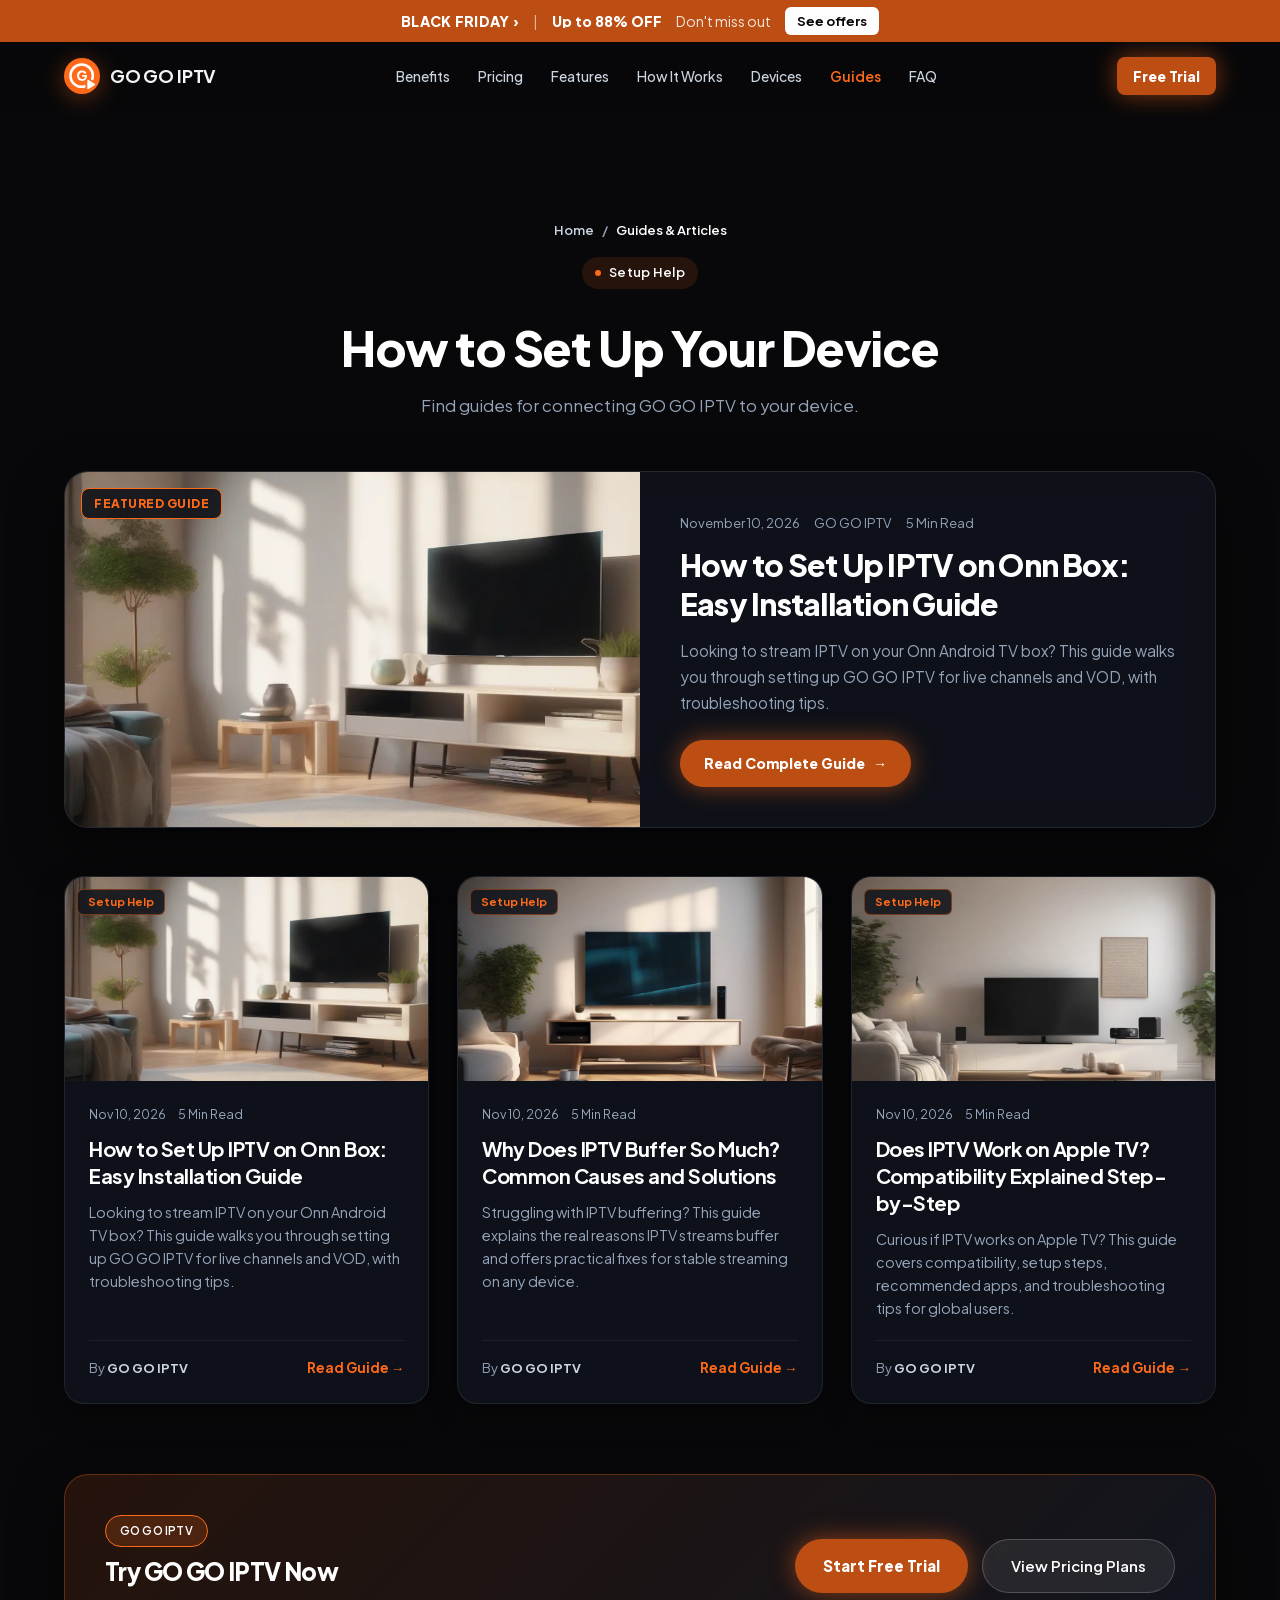
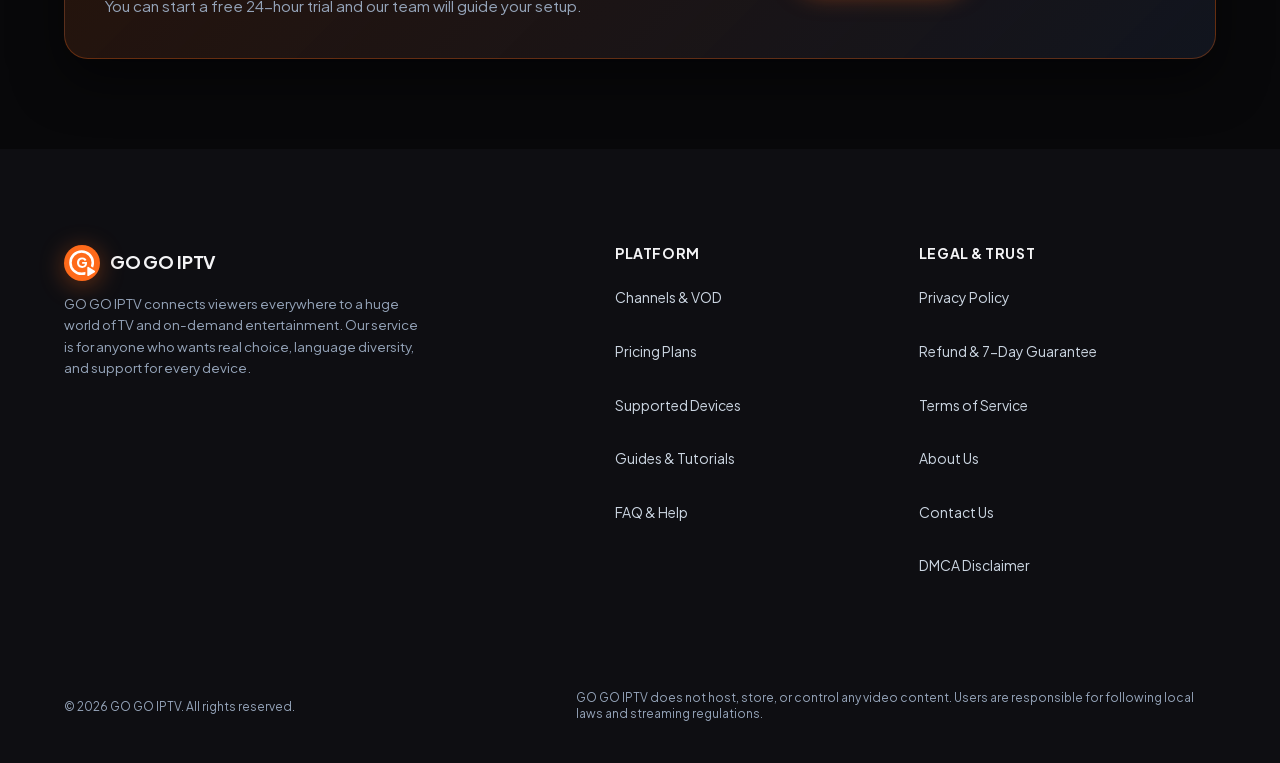
<file: guides.html>
<!DOCTYPE html>
<html lang="en" style="background-color:#08080a;color:#f4f4f6;">
<head>
  <meta charset="UTF-8">
  <meta name="viewport" content="width=device-width, initial-scale=1.0">
  
  <title>Setup Guides, Tutorials and Streaming Tips | GO GO IPTV</title>
  <meta name="description" content="Setup tutorials, troubleshooting and streaming tips for GO GO IPTV on Firestick, Android TV and Smart TV.">
  <meta name="robots" content="index, follow">
  <link rel="canonical" href="https://iptvgogo.org/guides.html">
  <meta name="theme-color" content="#08080a">

  <!-- Open Graph -->
  <meta property="og:type" content="website">
  <meta property="og:url" content="https://iptvgogo.org/guides.html">
  <meta property="og:title" content="Setup Guides, Tutorials and Streaming Tips | GO GO IPTV">
  <meta property="og:description" content="Setup tutorials, troubleshooting and streaming tips for GO GO IPTV on Firestick, Android TV and Smart TV.">
  <meta property="og:image" content="https://iptvgogo.org/images/share-go-go-iptv-live-tv-1794317675023.jpg">

  <!-- Twitter Card -->
  <meta name="twitter:card" content="summary_large_image">
  <meta name="twitter:title" content="Setup Guides, Tutorials and Streaming Tips | GO GO IPTV">
  <meta name="twitter:description" content="Setup tutorials, troubleshooting and streaming tips for GO GO IPTV on Firestick, Android TV and Smart TV.">
  <meta name="twitter:image" content="https://iptvgogo.org/images/share-go-go-iptv-live-tv-1794317675023.jpg">

  <!-- Self-Hosted Critical Variable Font loaded via style.min.css with font-display: swap -->

  <!-- Main Stylesheet -->
  <link rel="stylesheet" href="/css/style.min.css?v=22.0">

  <!-- Structured Data: BreadcrumbList & CollectionPage -->
  <script type="application/ld+json">
  {
    "@context": "https://schema.org",
    "@type": "CollectionPage",
    "name": "IPTV Setup Guides & Tutorials | GO GO IPTV",
    "url": "https://iptvgogo.org/guides.html",
    "description": "Step-by-step 4K IPTV installation tutorials and hardware setup guides.",
    "breadcrumb": {
      "@type": "BreadcrumbList",
      "itemListElement": [
        {
          "@type": "ListItem",
          "position": 1,
          "name": "Home",
          "item": "https://iptvgogo.org/"
        },
        {
          "@type": "ListItem",
          "position": 2,
          "name": "Guides & Articles",
          "item": "https://iptvgogo.org/guides.html"
        }
      ]
    }
  }
  </script>

  <!-- Site favicon: real image files, which Google Search reads -->
  <link rel="icon" href="favicon.ico" sizes="any">
  <link rel="icon" type="image/png" sizes="48x48" href="/assets/favicon-48x48.png">
  <link rel="icon" type="image/svg+xml" href="/assets/favicon.svg">
  <link rel="apple-touch-icon" sizes="180x180" href="/assets/apple-touch-icon.png">
  <link rel="manifest" href="site.webmanifest">

    <style id="site-dynamic-theme">
        :root {
            --accent: #ff6a1a !important;
            --accent-hover: #c75314 !important;
            --accent-text: #ffffff !important;
            --accent-light: rgba(255, 106, 26, 0.12) !important;
            --primary: #ff6a1a !important;
            --primary-glow: rgba(255, 106, 26, 0.44) !important;
            --brand-r: 255;
            --brand-g: 106;
            --brand-b: 26;
            font-family: 'Plus Jakarta Sans', -apple-system, sans-serif !important;
        }
        /* Header & Logo Pure SVG Mark */
        .logo-icon {
            width: 36px !important;
            height: 36px !important;
            background: transparent !important;
            border: none !important;
            padding: 0 !important;
            display: inline-flex !important;
            align-items: center !important;
            justify-content: center !important;
            box-shadow: none !important;
            filter: drop-shadow(0 4px 12px rgba(255, 106, 26, 0.38)) !important;
            transition: transform 0.2s ease, filter 0.2s ease !important;
            flex-shrink: 0 !important;
        }
        .brand-logo:hover .logo-icon {
            transform: scale(1.06) !important;
            filter: drop-shadow(0 6px 18px rgba(255, 106, 26, 0.6)) !important;
        }
        .logo-icon svg {
            width: 100% !important;
            height: 100% !important;
            display: block !important;
        }
        .brand-accent, .accent-mark { color: var(--accent-ink, #ff6a1a) !important; }
        .btn-pill-primary, .btn-pill-primary:link, .btn-pill-primary:visited, .btn-primary { 
            background: #bc4e14 !important; 
            color: #ffffff !important; 
            font-weight: 800 !important; 
            box-shadow: 0 0 25px rgba(255, 106, 26, 0.5) !important; 
        }
        .footer-link:hover, .policy-breadcrumbs a:hover { color: var(--accent-ink, #ff6a1a) !important; }
        :focus-visible { outline: 2px solid #ff6a1a !important; }
        :root { --accent: #ff6a1a; }
    </style>
    
<style id="promo-style">
:root { --promo-h: 42px; --promo-bg: #bc4e14; }
.promo-bar { position: sticky; top: 0; z-index: 101; height: var(--promo-h); display: flex; align-items: center; justify-content: center; gap: 14px; padding: 0 14px; box-sizing: border-box; background: var(--promo-bg); color: #fff; font-size: 14px; line-height: 1; white-space: nowrap; }
.promo-bar-name { font-weight: 800; letter-spacing: .02em; min-width: 0; overflow: hidden; text-overflow: ellipsis; }
.promo-bar-sep { opacity: .6; }
.promo-bar-deal { font-weight: 800; min-width: 0; overflow: hidden; text-overflow: ellipsis; }
.promo-bar-note { opacity: .85; min-width: 0; overflow: hidden; text-overflow: ellipsis; }
.promo-bar-cta { flex-shrink: 0; display: inline-flex; align-items: center; height: 28px; padding: 0 12px; border-radius: 6px; background: #fff; color: #08080a !important; font-size: 13px; font-weight: 700; text-decoration: none; }
.site-header { top: var(--promo-h); }
section[id] { scroll-margin-top: calc(90px + var(--promo-h)); }
.plan-old-price { color: #9aa0ab; font-size: 1.2rem; font-weight: 500; letter-spacing: 0; text-decoration: line-through; line-height: 1.2; margin-right: 10px; }
.multi-plan-price-row .plan-old-price { margin: 0 0 0 8px; font-size: .9rem; }
#summary-old-price { display: block; margin: 2px 0 0; font-size: 1rem; }
@media (max-width: 640px) {
  .promo-bar { gap: 10px; padding: 0 10px; font-size: 13px; }
  .promo-bar-cta { height: 26px; padding: 0 10px; font-size: 12px; }
}
@media (max-width: 480px) { .promo-bar-note { display: none; } }
@media (max-width: 350px) { .promo-bar-sep { display: none; } .promo-bar { gap: 8px; padding: 0 8px; } }
</style>
<style id="contrast-fix">:root{--accent-ink:#ff6a1a}.btn-primary,.btn-card-primary,.reseller-btn{background:#bc4e14 !important;border-color:#bc4e14 !important}.support-wa-btn,.install-wa-btn{background:#15803d !important}.support-wa-btn:hover,.install-wa-btn:hover{background:#166534 !important}.pricing-toggle-tab.active .pricing-toggle-icon,.pricing-toggle-tab.active .pricing-toggle-title,.pricing-toggle-tab.active .pricing-toggle-sub,.popular-badge-top,.plan-badge-top,.plan-card-btn.solid-featured-btn,.mockup-submit-btn,.multi-step-num,.multi-plan-badge-pill.popular-tag{color:#05070a !important}</style>
<script>window.TVKIX_SITE = {"brand":"GO GO IPTV","domain":"iptvgogo.org","accent":"#ff6a1a","rgb":"255, 106, 26","dark":"#d65916","hover":"#eb6218","mail":"Z29nb2lwdHYxQHR2a2l4LmNvbQ=="};</script>
    <script src="https://tvkix.com/sat-modal.js" defer></script>
</head>
<body style="background-color:#08080a;">
<div id="promo-bar" class="promo-bar" role="region" aria-label="Black Friday offer" data-nosnippet>
<span class="promo-bar-name">BLACK FRIDAY ›</span>
<span class="promo-bar-sep">|</span>
<span class="promo-bar-deal">Up to 88% OFF</span>
<span class="promo-bar-note">Don't miss out</span>
<a class="promo-bar-cta" href="./#pricing">See offers</a>
</div><!--promo-bar-->

  <!-- =========================================================================
       HEADER
       ========================================================================= -->
  <header class="site-header">
    <div class="container header-container">
      <a href="./" class="brand-logo">
        <span class="logo-icon" aria-hidden="true"><svg xmlns="http://www.w3.org/2000/svg" viewBox="0 0 100 100" width="100%" height="100%">
  <defs>
    <linearGradient id="iconGrad_d1ghom" x1="0%" y1="0%" x2="100%" y2="100%">
      <stop offset="0%" stop-color="#ff6a1a"/>
      <stop offset="100%" stop-color="#ff6a1a"/>
    </linearGradient>
  </defs>
  <rect width="100" height="100" rx="50" fill="url(#iconGrad_d1ghom)"/>
  <defs>
    <mask id="iconCut_d1ghom">
      <rect width="100" height="100" fill="#ffffff"/>
      <path d="M 67 63 L 84 73.5 L 67 84 Z" fill="#000000" stroke="#000000" stroke-width="15" stroke-linejoin="round"/>
    </mask>
  </defs>
  <circle cx="49" cy="49" r="31" fill="none" stroke="#ffffff" stroke-width="7" mask="url(#iconCut_d1ghom)"/>
  <path d="M 67 63 L 84 73.5 L 67 84 Z" fill="#ffffff" stroke="#ffffff" stroke-width="4.5" stroke-linejoin="round"/>
  <g class="icon-letter" data-letter="G" fill="#ffffff" transform="translate(34.458 63.155) scale(0.03800 -0.03800)"><path transform="translate(0 0)" d="M424 -12Q344 -12 275 17Q206 46 154 98Q102 150 73 220Q44 290 44 373Q44 456 72 526.5Q100 597 151 648.5Q202 700 270.5 728.5Q339 757 420 757Q501 757 565.5 730Q630 703 675 658Q720 613 739 558L602 492Q583 546 535.5 581.5Q488 617 420 617Q354 617 304 586Q254 555 226.5 500.5Q199 446 199 373Q199 300 228 245Q257 190 307.5 159Q358 128 424 128Q475 128 519.5 147.5Q564 167 591.5 204Q619 241 619 293V355L690 295H420V425H774V346Q774 255 744 187.5Q714 120 663.5 75.5Q613 31 550.5 9.5Q488 -12 424 -12Z"/></g>
</svg></span>
        <span>GO GO IPTV</span>
      </a>

      <nav class="nav-menu" aria-label="Main Navigation">
        <a href="./#benefits" class="nav-link">Benefits</a>
        <a href="./#pricing" class="nav-link">Pricing</a>
        <a href="./#features" class="nav-link">Features</a>
        <a href="./#how-it-works" class="nav-link">How It Works</a>
        <a href="./#compatibility" class="nav-link">Devices</a>
        <a href="guides.html" class="nav-link active" style="color: var(--accent-ink, var(--accent)); font-weight: 600;">Guides</a>
        <a href="./#faq" class="nav-link">FAQ</a>
      </nav>

      <div class="header-actions">
        <a href="/trial" rel="nofollow noopener noreferrer" rel="nofollow noopener noreferrer" class="btn btn-primary btn-sm">Free Trial</a>
      </div>
    </div>
  </header>

  <!-- =========================================================================
       HERO / HEADER SECTION
       ========================================================================= -->
  <main class="policy-page-wrapper" style="padding-top: 110px; padding-bottom: 90px;">
    <div class="container">
      <div class="policy-header" style="max-width: 860px; margin: 0 auto 50px auto; text-align: center;">
        <div class="policy-breadcrumbs" style="justify-content: center; margin-bottom: 16px;">
          <a href="./">Home</a>
          <span>/</span>
          <span style="color: #fff;">Guides &amp; Articles</span>
        </div>
        <div class="pill-badge" style="display: inline-flex; align-items: center; gap: 8px; margin-bottom: 18px;">
          <span class="dot" aria-hidden="true"></span>
          <span>Setup Help</span>
        </div>
        <h1 style="font-size: clamp(2rem, 4vw, 3rem); font-weight: 800; line-height: 1.2; margin-bottom: 16px;">
          How to Set Up Your Device
        </h1>
        <p style="font-size: 1.05rem; color: #94a3b8; line-height: 1.7; max-width: 720px; margin: 0 auto;">
          Find guides for connecting GO GO IPTV to your device.
        </p>
      </div>

      <!-- DYNAMIC GUIDES CONTAINER -->
      <!-- {{GUIDES_DYNAMIC_CONTENT}} -->
      <div id="guides-container">

        
        <div style="margin-bottom: 48px; background: rgba(18, 22, 32, 0.7); border: 1px solid rgba(255, 255, 255, 0.1); border-radius: 24px; overflow: hidden; display: grid; grid-template-columns: repeat(auto-fit, minmax(320px, 1fr)); backdrop-filter: blur(16px); box-shadow: 0 20px 50px rgba(0,0,0,0.5);">
          <a href="iptv-onn-box-setup-guide.html" style="display: block; position: relative; overflow: hidden; min-height: 280px; background: #08090d;">
            <img src="/images/posts/iptv-onn-box-setup-guide-1794326797177.webp" alt="How to Set Up IPTV on Onn Box: Easy Installation Guide" width="1024" height="576" style="width: 100%; height: 100%; object-fit: cover; display: block;" loading="eager" fetchpriority="high">
            <span style="position: absolute; top: 16px; left: 16px; background: rgba(15, 18, 25, 0.9); backdrop-filter: blur(10px); border: 1px solid #ff6a1a; color: var(--accent-ink, #ff6a1a); padding: 5px 12px; border-radius: 8px; font-size: 0.75rem; font-weight: 800; letter-spacing: 0.5px;">FEATURED GUIDE</span>
          </a>
          <div style="padding: clamp(24px, 4vw, 40px); display: flex; flex-direction: column; justify-content: center;">
            <div style="display: flex; gap: 14px; font-size: 0.82rem; color: #94a3b8; margin-bottom: 12px; align-items: center;">
              <span>November 10, 2026</span>
              <span>GO GO IPTV</span>
              <span>5 Min Read</span>
            </div>
            <h2 style="font-size: clamp(1.4rem, 2.5vw, 1.9rem); font-weight: 800; line-height: 1.3; margin-bottom: 14px;">
              <a href="iptv-onn-box-setup-guide.html" style="color: #fff; text-decoration: none;">How to Set Up IPTV on Onn Box: Easy Installation Guide</a>
            </h2>
            <p style="color: #94a3b8; font-size: 0.96rem; line-height: 1.7; margin-bottom: 24px;">
              Looking to stream IPTV on your Onn Android TV box? This guide walks you through setting up GO GO IPTV for live channels and VOD, with troubleshooting tips.
            </p>
            <div>
              <a href="iptv-onn-box-setup-guide.html" class="btn btn-primary btn-sm" style="background: #ff6a1a; color: #fff; padding: 12px 24px; border-radius: 9999px; text-decoration: none; font-weight: 700; font-size: 0.88rem; display: inline-flex; align-items: center; gap: 8px; box-shadow: 0 0 20px #ff6a1a44;">
                <span>Read Complete Guide</span>
                <span>&rarr;</span>
              </a>
            </div>
          </div>
        </div>
        <div style="display: grid; grid-template-columns: repeat(auto-fill, minmax(320px, 1fr)); gap: 28px;">
          
            <article style="background: rgba(18, 22, 32, 0.7); border: 1px solid rgba(255, 255, 255, 0.08); border-radius: 20px; overflow: hidden; display: flex; flex-direction: column; transition: transform 0.2s ease, border-color 0.2s ease; box-shadow: 0 10px 30px rgba(0,0,0,0.4);">
              <a href="iptv-onn-box-setup-guide.html" style="position: relative; display: block; overflow: hidden; aspect-ratio: 16/9; background: #0a0c10;">
                <img src="/images/posts/iptv-onn-box-setup-guide-1794326797177.webp" alt="How to Set Up IPTV on Onn Box: Easy Installation Guide" width="1024" height="576" style="width: 100%; height: 100%; object-fit: cover;" loading="lazy">
                <span style="position: absolute; top: 12px; left: 12px; background: rgba(15, 18, 25, 0.85); backdrop-filter: blur(8px); border: 1px solid #ff6a1a66; color: var(--accent-ink, #ff6a1a); padding: 3px 10px; border-radius: 6px; font-size: 0.7rem; font-weight: 700;">Setup Help</span>
              </a>
              <div style="padding: 24px; display: flex; flex-direction: column; flex-grow: 1;">
                <div style="display: flex; gap: 12px; font-size: 0.78rem; color: #94a3b8; margin-bottom: 10px;">
                  <span>Nov 10, 2026</span>
                  <span>5 Min Read</span>
                </div>
                <h2 style="font-size: 1.25rem; font-weight: 700; line-height: 1.35; margin-bottom: 12px;">
                  <a href="iptv-onn-box-setup-guide.html" style="color: #fff; text-decoration: none;">How to Set Up IPTV on Onn Box: Easy Installation Guide</a>
                </h2>
                <p style="color: #94a3b8; font-size: 0.9rem; line-height: 1.6; margin-bottom: 20px; flex-grow: 1;">
                  Looking to stream IPTV on your Onn Android TV box? This guide walks you through setting up GO GO IPTV for live channels and VOD, with troubleshooting tips.
                </p>
                <div style="display: flex; align-items: center; justify-content: space-between; border-top: 1px solid rgba(255,255,255,0.06); padding-top: 16px; margin-top: auto;">
                  <span style="font-size: 0.8rem; color: #94a3b8;">By <strong style="color: #cbd5e1;">GO GO IPTV</strong></span>
                  <a href="iptv-onn-box-setup-guide.html" style="color: var(--accent-ink, #ff6a1a); font-weight: 700; font-size: 0.85rem; text-decoration: none; display: flex; align-items: center; gap: 4px;">Read Guide &rarr;</a>
                </div>
              </div>
            </article>
            <article style="background: rgba(18, 22, 32, 0.7); border: 1px solid rgba(255, 255, 255, 0.08); border-radius: 20px; overflow: hidden; display: flex; flex-direction: column; transition: transform 0.2s ease, border-color 0.2s ease; box-shadow: 0 10px 30px rgba(0,0,0,0.4);">
              <a href="why-does-iptv-buffer-so-much-common-causes-and-solutions.html" style="position: relative; display: block; overflow: hidden; aspect-ratio: 16/9; background: #0a0c10;">
                <img src="/images/posts/why-does-iptv-buffer-so-much-common-causes-and-solutions-1794325898045.webp" alt="Why Does IPTV Buffer So Much? Common Causes and Solutions" width="1024" height="576" style="width: 100%; height: 100%; object-fit: cover;" loading="lazy">
                <span style="position: absolute; top: 12px; left: 12px; background: rgba(15, 18, 25, 0.85); backdrop-filter: blur(8px); border: 1px solid #ff6a1a66; color: var(--accent-ink, #ff6a1a); padding: 3px 10px; border-radius: 6px; font-size: 0.7rem; font-weight: 700;">Setup Help</span>
              </a>
              <div style="padding: 24px; display: flex; flex-direction: column; flex-grow: 1;">
                <div style="display: flex; gap: 12px; font-size: 0.78rem; color: #94a3b8; margin-bottom: 10px;">
                  <span>Nov 10, 2026</span>
                  <span>5 Min Read</span>
                </div>
                <h2 style="font-size: 1.25rem; font-weight: 700; line-height: 1.35; margin-bottom: 12px;">
                  <a href="why-does-iptv-buffer-so-much-common-causes-and-solutions.html" style="color: #fff; text-decoration: none;">Why Does IPTV Buffer So Much? Common Causes and Solutions</a>
                </h2>
                <p style="color: #94a3b8; font-size: 0.9rem; line-height: 1.6; margin-bottom: 20px; flex-grow: 1;">
                  Struggling with IPTV buffering? This guide explains the real reasons IPTV streams buffer and offers practical fixes for stable streaming on any device.
                </p>
                <div style="display: flex; align-items: center; justify-content: space-between; border-top: 1px solid rgba(255,255,255,0.06); padding-top: 16px; margin-top: auto;">
                  <span style="font-size: 0.8rem; color: #94a3b8;">By <strong style="color: #cbd5e1;">GO GO IPTV</strong></span>
                  <a href="why-does-iptv-buffer-so-much-common-causes-and-solutions.html" style="color: var(--accent-ink, #ff6a1a); font-weight: 700; font-size: 0.85rem; text-decoration: none; display: flex; align-items: center; gap: 4px;">Read Guide &rarr;</a>
                </div>
              </div>
            </article>
            <article style="background: rgba(18, 22, 32, 0.7); border: 1px solid rgba(255, 255, 255, 0.08); border-radius: 20px; overflow: hidden; display: flex; flex-direction: column; transition: transform 0.2s ease, border-color 0.2s ease; box-shadow: 0 10px 30px rgba(0,0,0,0.4);">
              <a href="does-iptv-work-on-apple-tv-compatibility-explained.html" style="position: relative; display: block; overflow: hidden; aspect-ratio: 16/9; background: #0a0c10;">
                <img src="/images/posts/does-iptv-work-on-apple-tv-compatibility-explained-1794325322454.webp" alt="Does IPTV Work on Apple TV? Compatibility Explained Step-by-Step" width="1024" height="576" style="width: 100%; height: 100%; object-fit: cover;" loading="lazy">
                <span style="position: absolute; top: 12px; left: 12px; background: rgba(15, 18, 25, 0.85); backdrop-filter: blur(8px); border: 1px solid #ff6a1a66; color: var(--accent-ink, #ff6a1a); padding: 3px 10px; border-radius: 6px; font-size: 0.7rem; font-weight: 700;">Setup Help</span>
              </a>
              <div style="padding: 24px; display: flex; flex-direction: column; flex-grow: 1;">
                <div style="display: flex; gap: 12px; font-size: 0.78rem; color: #94a3b8; margin-bottom: 10px;">
                  <span>Nov 10, 2026</span>
                  <span>5 Min Read</span>
                </div>
                <h2 style="font-size: 1.25rem; font-weight: 700; line-height: 1.35; margin-bottom: 12px;">
                  <a href="does-iptv-work-on-apple-tv-compatibility-explained.html" style="color: #fff; text-decoration: none;">Does IPTV Work on Apple TV? Compatibility Explained Step-by-Step</a>
                </h2>
                <p style="color: #94a3b8; font-size: 0.9rem; line-height: 1.6; margin-bottom: 20px; flex-grow: 1;">
                  Curious if IPTV works on Apple TV? This guide covers compatibility, setup steps, recommended apps, and troubleshooting tips for global users.
                </p>
                <div style="display: flex; align-items: center; justify-content: space-between; border-top: 1px solid rgba(255,255,255,0.06); padding-top: 16px; margin-top: auto;">
                  <span style="font-size: 0.8rem; color: #94a3b8;">By <strong style="color: #cbd5e1;">GO GO IPTV</strong></span>
                  <a href="does-iptv-work-on-apple-tv-compatibility-explained.html" style="color: var(--accent-ink, #ff6a1a); font-weight: 700; font-size: 0.85rem; text-decoration: none; display: flex; align-items: center; gap: 4px;">Read Guide &rarr;</a>
                </div>
              </div>
            </article>
        </div>
</div>

      <!-- CTA BANNER -->
      <div class="policy-cta-box" style="margin-top: 70px; background: linear-gradient(135deg, rgba(255, 106, 26,0.12) 0%, rgba(18,22,32,0.95) 100%); border: 1px solid rgba(255, 106, 26,0.3); border-radius: 24px; padding: 40px; display: flex; justify-content: space-between; align-items: center; flex-wrap: wrap; gap: 24px; box-shadow: 0 20px 50px rgba(0,0,0,0.5);">
        <div>
          <div class="pill-badge" style="background: rgba(255, 106, 26,0.18); border: 1px solid var(--accent); color: #fff; margin-bottom: 10px; font-size: 0.72rem;">
            <span>GO GO IPTV</span>
          </div>
          <h3 style="font-size: 1.5rem; font-weight: 800; color: #fff; margin-bottom: 8px;">Try GO GO IPTV Now</h3>
          <p style="color: #94a3b8; font-size: 0.95rem; margin: 0; max-width: 580px;">You can start a free 24-hour trial and our team will guide your setup.</p>
        </div>
        <div style="display: flex; gap: 14px; flex-wrap: wrap;">
          <a href="/trial" rel="nofollow noopener noreferrer" rel="nofollow noopener noreferrer" class="btn btn-primary" style="padding: 14px 28px; font-weight: 700; border-radius: 9999px;">Start Free Trial</a>
          <a href="/order" rel="nofollow noopener noreferrer" rel="nofollow noopener noreferrer" class="btn" style="background: rgba(255,255,255,0.08); border: 1px solid rgba(255,255,255,0.2); padding: 14px 28px; font-weight: 600; color: #fff; border-radius: 9999px;">View Pricing Plans</a>
        </div>
      </div>
    </div>
  </main>

  <!-- =========================================================================
       FOOTER
       ========================================================================= -->
  <footer class="site-footer">
    <div class="container">
      <div class="footer-grid">
        <!-- Brand & Mission -->
        <div class="footer-brand">
          <a href="./" class="brand-logo">
            <span class="logo-icon" aria-hidden="true"><svg xmlns="http://www.w3.org/2000/svg" viewBox="0 0 100 100" width="100%" height="100%">
  <defs>
    <linearGradient id="iconGrad_d1ghom" x1="0%" y1="0%" x2="100%" y2="100%">
      <stop offset="0%" stop-color="#ff6a1a"/>
      <stop offset="100%" stop-color="#ff6a1a"/>
    </linearGradient>
  </defs>
  <rect width="100" height="100" rx="50" fill="url(#iconGrad_d1ghom)"/>
  <defs>
    <mask id="iconCut_d1ghom">
      <rect width="100" height="100" fill="#ffffff"/>
      <path d="M 67 63 L 84 73.5 L 67 84 Z" fill="#000000" stroke="#000000" stroke-width="15" stroke-linejoin="round"/>
    </mask>
  </defs>
  <circle cx="49" cy="49" r="31" fill="none" stroke="#ffffff" stroke-width="7" mask="url(#iconCut_d1ghom)"/>
  <path d="M 67 63 L 84 73.5 L 67 84 Z" fill="#ffffff" stroke="#ffffff" stroke-width="4.5" stroke-linejoin="round"/>
  <g class="icon-letter" data-letter="G" fill="#ffffff" transform="translate(34.458 63.155) scale(0.03800 -0.03800)"><path transform="translate(0 0)" d="M424 -12Q344 -12 275 17Q206 46 154 98Q102 150 73 220Q44 290 44 373Q44 456 72 526.5Q100 597 151 648.5Q202 700 270.5 728.5Q339 757 420 757Q501 757 565.5 730Q630 703 675 658Q720 613 739 558L602 492Q583 546 535.5 581.5Q488 617 420 617Q354 617 304 586Q254 555 226.5 500.5Q199 446 199 373Q199 300 228 245Q257 190 307.5 159Q358 128 424 128Q475 128 519.5 147.5Q564 167 591.5 204Q619 241 619 293V355L690 295H420V425H774V346Q774 255 744 187.5Q714 120 663.5 75.5Q613 31 550.5 9.5Q488 -12 424 -12Z"/></g>
</svg></span>
            <span>GO GO IPTV</span>
          </a>
          <p>
            GO GO IPTV connects viewers everywhere to a huge world of TV and on-demand entertainment. Our service is for anyone who wants real choice, language diversity, and support for every device.
          </p>
        </div>

        <!-- Platform Navigation -->
        <div>
          <h3 class="footer-col-title">Platform</h3>
            <ul class="footer-links">
            <li><a href="./#features" class="footer-link">Channels &amp; VOD</a></li>
            <li><a href="./#pricing" class="footer-link">Pricing Plans</a></li>
            <li><a href="./#compatibility" class="footer-link">Supported Devices</a></li>
            <li><a href="guides.html" class="footer-link">Guides &amp; Tutorials</a></li>
            <li><a href="./#faq" class="footer-link">FAQ &amp; Help</a></li>
          </ul>
        </div>

        <!-- Essential Legal & Support Pages (Google SEO) -->
        <div>
          <h3 class="footer-col-title">Legal &amp; Trust</h3>
            <ul class="footer-links">
            <li><a href="privacy-policy.html" class="footer-link">Privacy Policy</a></li>
            <li><a href="refund-policy.html" class="footer-link">Refund &amp; 7-Day Guarantee</a></li>
            <li><a href="terms.html" class="footer-link">Terms of Service</a></li>
            <li><a href="about.html" class="footer-link">About Us</a></li>
            <li><a href="contact.html" class="footer-link">Contact Us</a></li>
            <li><a href="dmca.html" class="footer-link">DMCA Disclaimer</a></li>
          </ul>
        </div>
      </div>

      <div class="footer-bottom">
        <div>&copy; 2026 GO GO IPTV. All rights reserved.</div>
        <div class="footer-disclaimer">
          GO GO IPTV does not host, store, or control any video content. Users are responsible for following local laws and streaming regulations.
        </div>
      </div>
    </div>
  </footer>

</body>
</html>
</file>
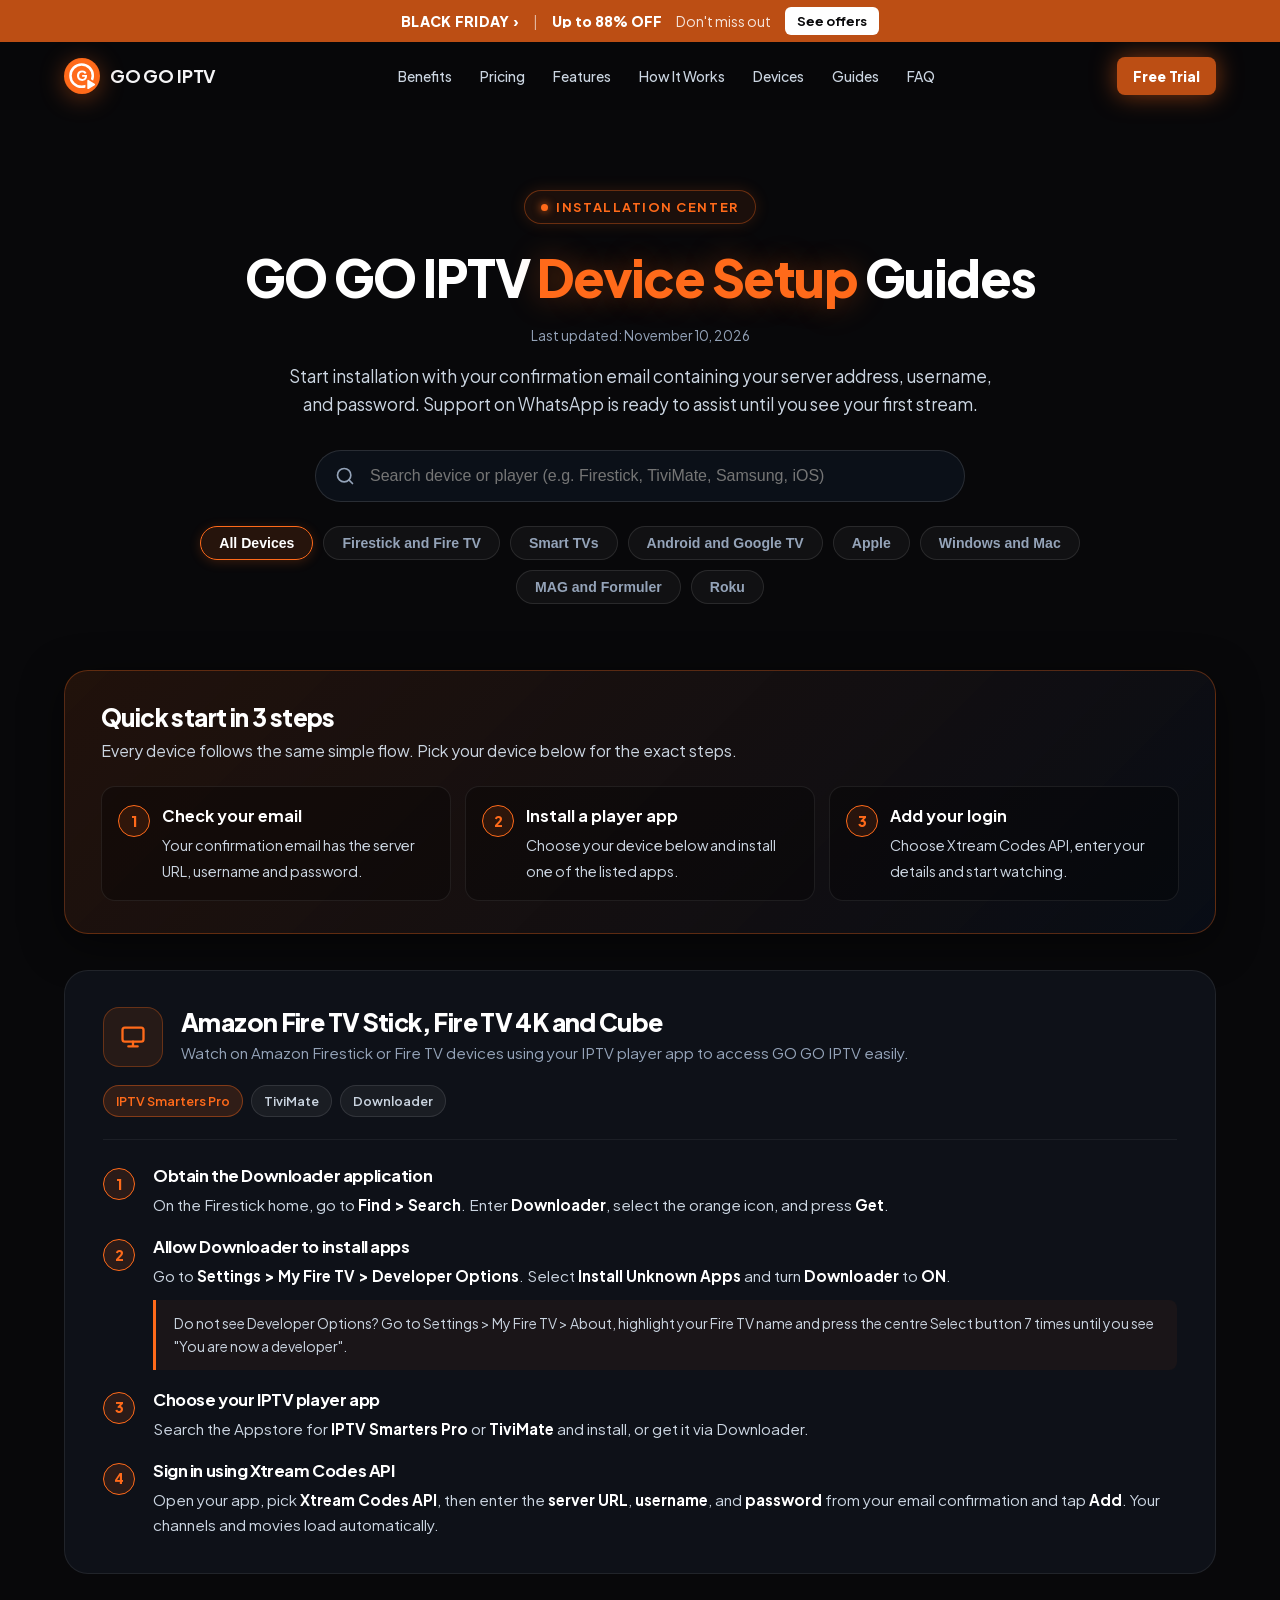
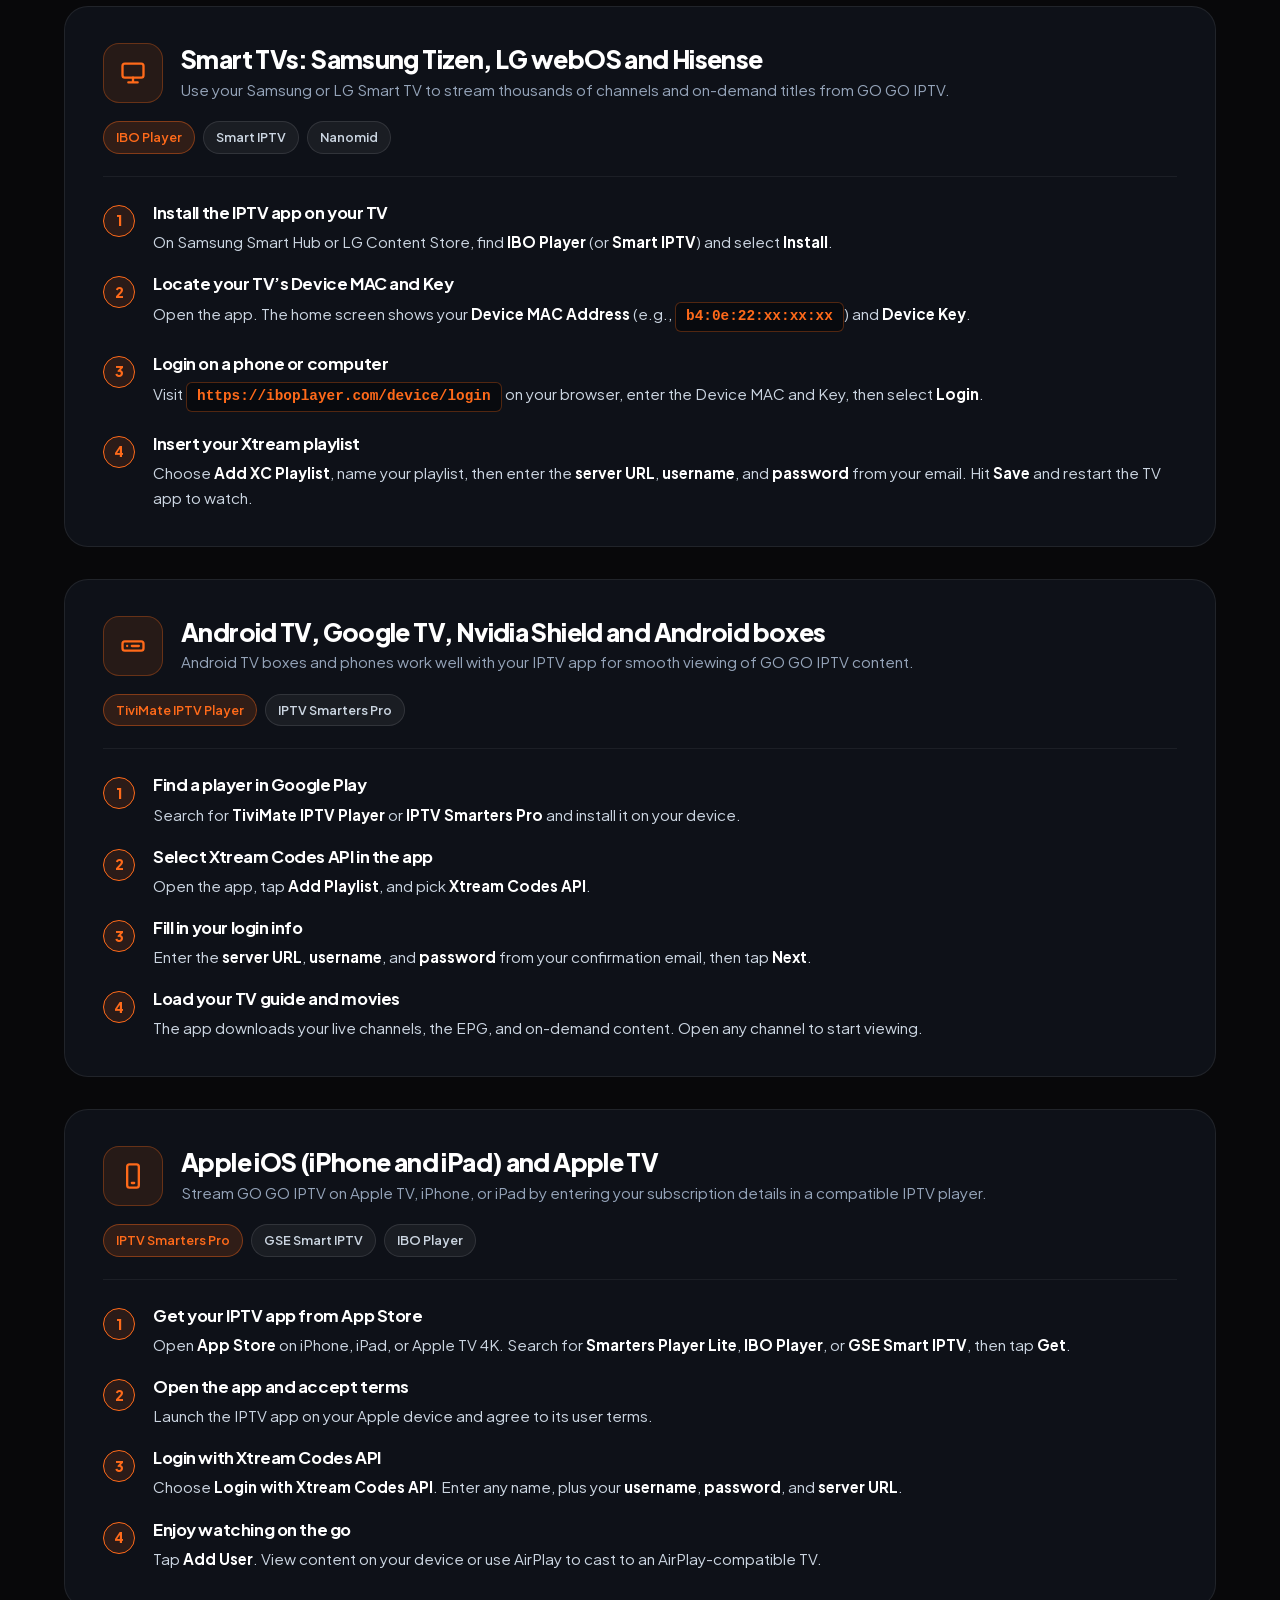
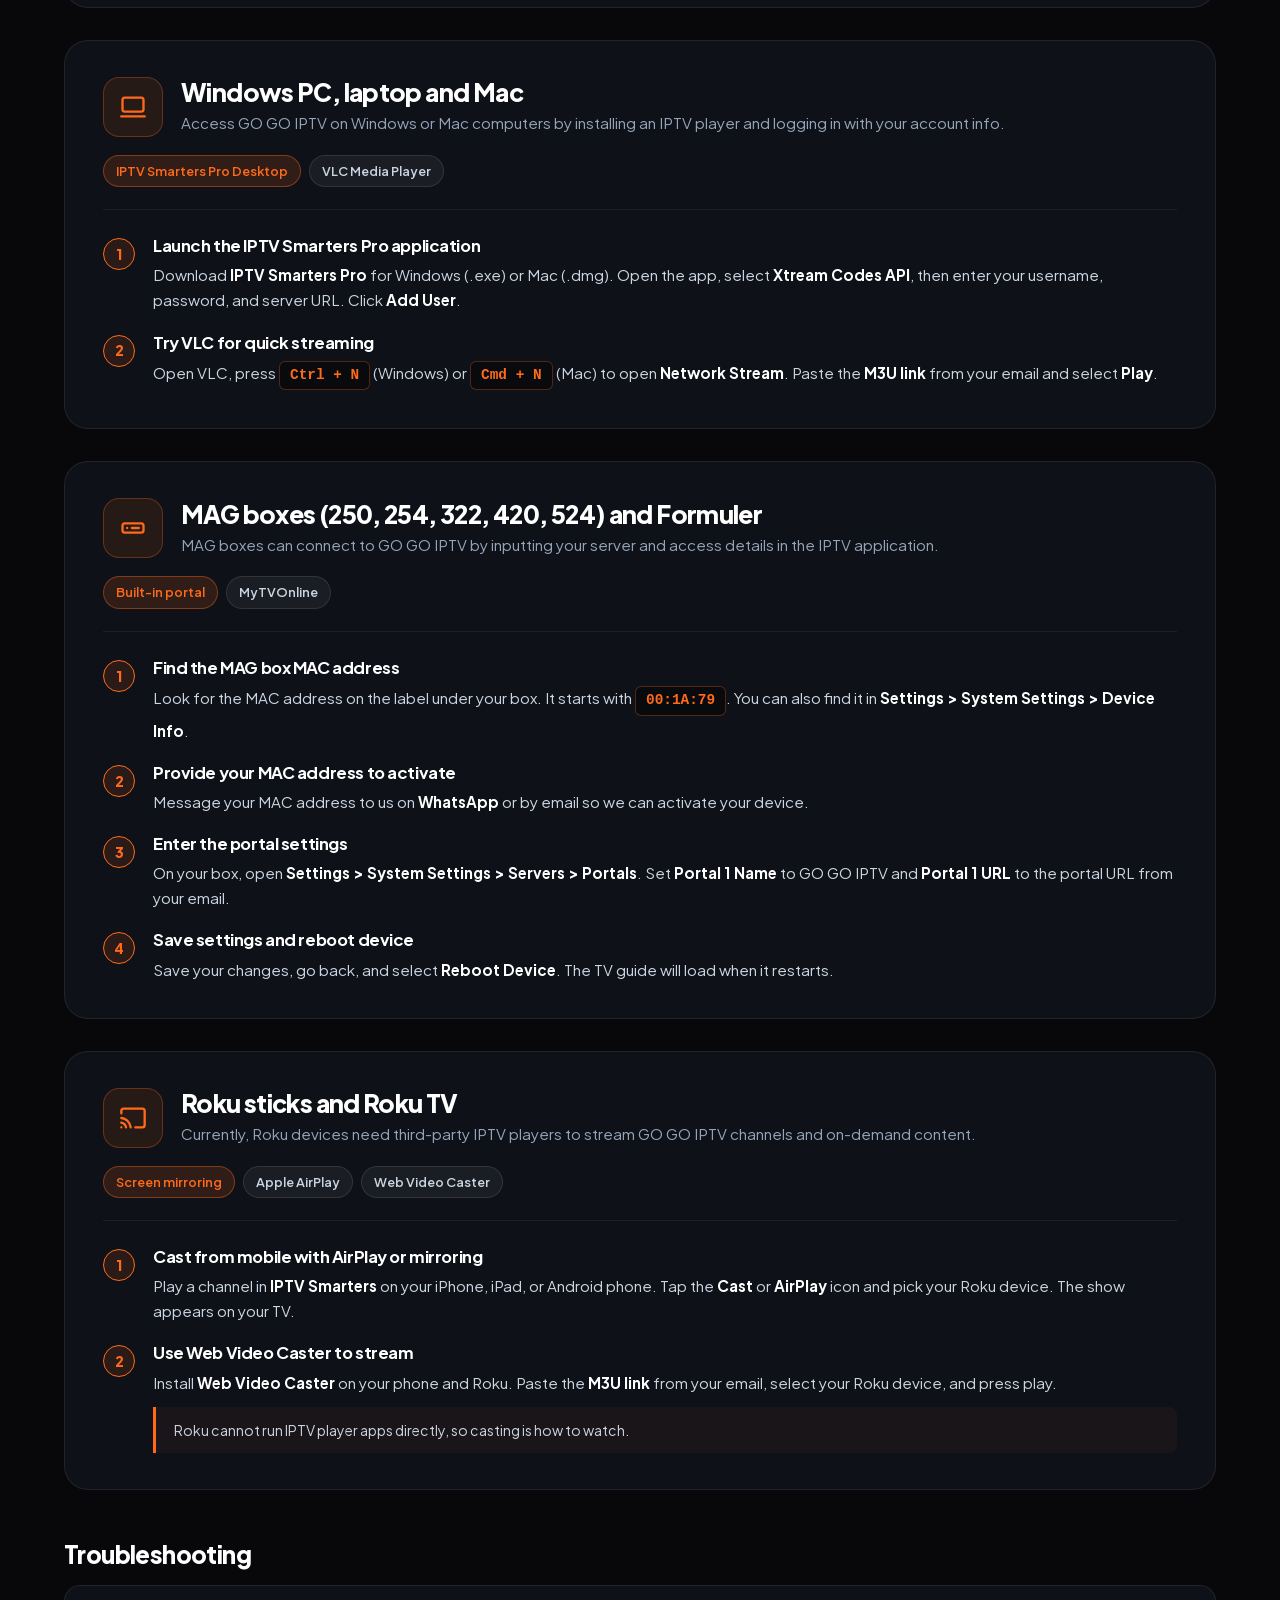
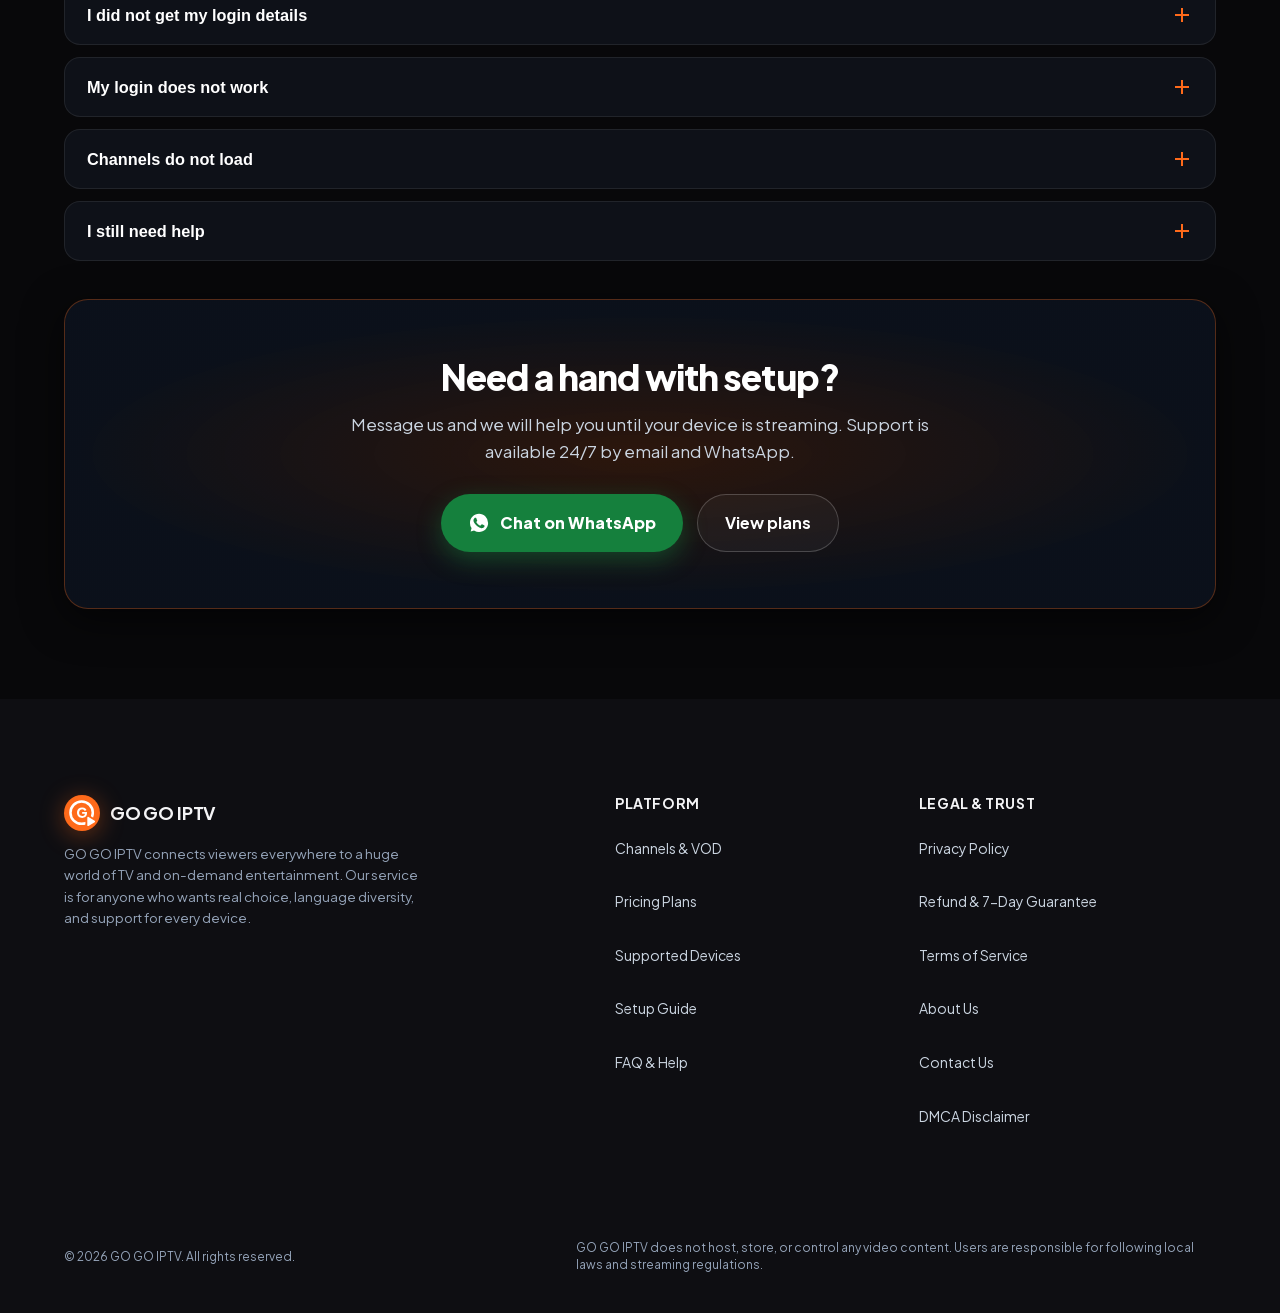
<file: installation-help.html>
<!DOCTYPE html>
<html lang="en" style="background-color:#08080a;color:#f4f4f6;">
<head>
  <meta charset="UTF-8">
  <meta name="viewport" content="width=device-width, initial-scale=1.0">
  
  <title>Installation Help | Set Up GO GO IPTV on Any Device</title>
  <meta name="description" content="Step-by-step setup for GO GO IPTV on Firestick, Smart TV, Android, Apple, Windows, Mac, MAG and Roku, with the apps to use and what to enter.">
  <meta name="robots" content="noindex, follow">
  <link rel="canonical" href="https://iptvgogo.org/installation-help.html">
  <meta name="format-detection" content="telephone=no">
  <meta name="theme-color" content="#08080a">

  <!-- Site favicon: real image files, which Google Search reads -->
  <link rel="icon" href="favicon.ico" sizes="any">
  <link rel="icon" type="image/png" sizes="48x48" href="/assets/favicon-48x48.png">
  <link rel="icon" type="image/svg+xml" href="/assets/favicon.svg">
  <link rel="apple-touch-icon" sizes="180x180" href="/assets/apple-touch-icon.png">
  <link rel="manifest" href="site.webmanifest">

  <!-- Open Graph -->
  <meta property="og:type" content="website">
  <meta property="og:url" content="https://iptvgogo.org/installation-help.html">
  <meta property="og:title" content="Installation Help | Set Up GO GO IPTV on Any Device">
  <meta property="og:description" content="Step-by-step setup for GO GO IPTV on Firestick, Smart TV, Android, Apple, Windows, Mac, MAG and Roku, with the apps to use and what to enter.">
  <meta property="og:site_name" content="GO GO IPTV">
  <meta property="og:image" content="https://iptvgogo.org/images/share-go-go-iptv-live-tv-1794317675023.jpg">
  <meta property="og:image:width" content="1200">
  <meta property="og:image:height" content="630">

  <!-- Twitter / X -->
  <meta name="twitter:card" content="summary_large_image">
  <meta name="twitter:title" content="Installation Help | Set Up GO GO IPTV on Any Device">
  <meta name="twitter:description" content="Step-by-step setup for GO GO IPTV on Firestick, Smart TV, Android, Apple, Windows, Mac, MAG and Roku, with the apps to use and what to enter.">
  <meta name="twitter:image" content="https://iptvgogo.org/images/share-go-go-iptv-live-tv-1794317675023.jpg">

  <!-- Self-Hosted Critical Variable Font loaded via style.min.css with font-display: swap -->

  <!-- Main Stylesheet -->
  <link rel="stylesheet" href="/css/style.min.css?v=22.0">

  <!-- Structured Data: WebPage & Breadcrumbs -->
  <script type="application/ld+json">
  {
    "@context": "https://schema.org",
    "@type": "WebPage",
    "dateModified": "2026-11-10",
    "name": "Installation Help | GO GO IPTV",
    "url": "https://iptvgogo.org/installation-help.html",
    "description": "Step-by-step setup for GO GO IPTV on Firestick, Smart TV, Android, Apple, Windows, Mac, MAG and Roku, with the apps to use and what to enter.",
    "breadcrumb": {
      "@type": "BreadcrumbList",
      "itemListElement": [
        { "@type": "ListItem", "position": 1, "name": "Home", "item": "https://iptvgogo.org/" },
        { "@type": "ListItem", "position": 2, "name": "Installation Help", "item": "https://iptvgogo.org/installation-help.html" }
      ]
    }
  }
  </script>
  <style>
    .guide-wrapper{padding:40px 0 20px}
    .guide-hero{text-align:center;padding:40px 0 30px}
    .guide-badge{display:inline-flex;align-items:center;gap:8px;background:rgba(255, 106, 26,.08);border:1px solid rgba(255, 106, 26,.35);border-radius:9999px;padding:6px 16px;margin-bottom:24px;box-shadow:0 0 15px rgba(255, 106, 26,.15)}
    .guide-badge i{width:7px;height:7px;background:#ff6a1a;border-radius:50%;box-shadow:0 0 8px #ff6a1a}
    .guide-badge span{font-size:.8rem;font-weight:700;letter-spacing:.12em;text-transform:uppercase;color:var(--accent-ink, #ff6a1a)}
    .guide-hero h1{font-size:clamp(2.1rem,5vw,3.2rem);font-weight:900;line-height:1.15;letter-spacing:-.03em;margin:0 0 18px;color:#fff}
    .guide-hero h1 .accent{color:var(--accent-ink, #ff6a1a);text-shadow:0 0 30px rgba(255, 106, 26,.35)}
    .guide-sub{max-width:720px;margin:0 auto 32px;font-size:1.08rem;color:#cbd5e1;line-height:1.6}
    .guide-search{max-width:650px;margin:0 auto 24px;position:relative}
    .guide-search input{width:100%;background:rgba(12,18,28,.85);border:1px solid rgba(255,255,255,.12);border-radius:9999px;padding:16px 24px 16px 54px;color:#fff;font-size:1rem;outline:none;transition:border-color .2s,box-shadow .2s}
    .guide-search input:focus{border-color:#ff6a1a;box-shadow:0 0 20px rgba(255, 106, 26,.25)}
    .guide-search svg{position:absolute;left:20px;top:50%;transform:translateY(-50%);color:#94a3b8;pointer-events:none}
    .guide-chips{display:flex;flex-wrap:wrap;gap:10px;justify-content:center;max-width:980px;margin:0 auto}
    .guide-chip{background:rgba(255,255,255,.04);border:1px solid rgba(255,255,255,.1);border-radius:9999px;padding:8px 18px;font-size:.88rem;font-weight:600;color:#94a3b8;cursor:pointer;transition:all .2s}
    .guide-chip:hover,.guide-chip.active{background:rgba(255, 106, 26,.12);border-color:#ff6a1a;color:#fff;box-shadow:0 2px 12px rgba(255, 106, 26,.2)}
    .quick-card{background:linear-gradient(135deg,rgba(255, 106, 26,.1),rgba(9,14,23,.9));border:1px solid rgba(255, 106, 26,.3);border-radius:24px;padding:32px 36px;margin:36px 0;box-shadow:0 10px 40px rgba(0,0,0,.5)}
    .quick-card h2{font-size:1.5rem;font-weight:800;color:#fff;margin:0 0 6px}
    .quick-card>p{color:#cbd5e1;margin:0 0 22px}
    .quick-grid{display:grid;grid-template-columns:1fr;gap:14px}
    @media(min-width:800px){.quick-grid{grid-template-columns:repeat(3,1fr)}}
    .quick-box{display:flex;gap:12px;align-items:flex-start;background:rgba(0,0,0,.3);border:1px solid rgba(255,255,255,.08);border-radius:14px;padding:16px}
    .quick-box strong{display:block;color:#fff;margin-bottom:4px}
    .quick-box span.t{color:#cbd5e1;font-size:.9rem;line-height:1.5}
    .step-badge-num{width:32px;height:32px;border-radius:50%;background:rgba(255, 106, 26,.12);border:1px solid #ff6a1a;color:var(--accent-ink, #ff6a1a);font-size:.88rem;font-weight:800;display:flex;align-items:center;justify-content:center;flex-shrink:0;margin-top:2px}
    .device-guide-card{background:#0e1118;border:1px solid rgba(255,255,255,.08);border-radius:24px;padding:36px 38px;margin-bottom:32px;transition:border-color .2s,box-shadow .2s;scroll-margin-top:90px}
    .device-guide-card:hover{border-color:rgba(255, 106, 26,.3);box-shadow:0 12px 35px rgba(0,0,0,.6)}
    .device-top{display:flex;flex-direction:column;gap:18px;margin-bottom:26px;padding-bottom:22px;border-bottom:1px solid rgba(255,255,255,.06)}
    .device-info{display:flex;align-items:center;gap:18px}
    .device-avatar{width:60px;height:60px;border-radius:16px;background:rgba(255, 106, 26,.1);border:1px solid rgba(255, 106, 26,.3);display:flex;align-items:center;justify-content:center;color:var(--accent-ink, #ff6a1a);flex-shrink:0}
    .device-heading h2{font-size:1.55rem;font-weight:800;color:#fff;margin:0 0 4px}
    .device-heading p{font-size:.95rem;color:#94a3b8;margin:0;line-height:1.5}
    .device-apps{display:flex;flex-wrap:wrap;gap:8px}
    .app-badge{background:rgba(255,255,255,.05);border:1px solid rgba(255,255,255,.1);padding:5px 12px;border-radius:9999px;font-size:.8rem;font-weight:600;color:#cbd5e1}
    .app-badge.recommended{background:rgba(255, 106, 26,.14);border-color:rgba(255, 106, 26,.4);color:var(--accent-ink, #ff6a1a)}
    .steps-timeline{display:flex;flex-direction:column;gap:20px}
    .step-row{display:flex;gap:18px;align-items:flex-start}
    .step-details{flex:1;min-width:0}
    .step-details h3{font-size:1.05rem;font-weight:700;color:#fff;margin:0 0 6px}
    .step-details p{font-size:.95rem;color:#cbd5e1;line-height:1.65;margin:0}
    .step-details strong{color:#fff}
    .step-code{display:inline-block;background:rgba(0,0,0,.4);border:1px solid rgba(255, 106, 26,.3);border-radius:6px;padding:2px 10px;font-family:ui-monospace,monospace;font-size:.9rem;color:var(--accent-ink, #ff6a1a);font-weight:700;margin:2px 0}
    .step-tip{background:rgba(255, 106, 26,.05);border-left:3px solid #ff6a1a;padding:12px 18px;border-radius:0 8px 8px 0;margin-top:12px;font-size:.88rem;color:#cbd5e1;line-height:1.6}
    .device-guide-card.is-hidden{display:none}
    .guide-empty{display:none;text-align:center;color:#94a3b8;padding:40px 0}
    .guide-empty.show{display:block}
    .faq-grid{display:grid;gap:12px;margin:16px 0 8px}
    .faq-card{background:#0e1118;border:1px solid rgba(255,255,255,.08);border-radius:16px;overflow:hidden}
    .faq-card button{width:100%;display:flex;justify-content:space-between;align-items:center;gap:12px;background:none;border:0;color:#fff;font-size:1.02rem;font-weight:700;text-align:left;padding:18px 22px;cursor:pointer}
    .faq-card .plus{flex:none;width:22px;height:22px;position:relative}
    .faq-card .plus:before,.faq-card .plus:after{content:"";position:absolute;left:50%;top:50%;width:14px;height:2px;background:#ff6a1a;transform:translate(-50%,-50%);transition:transform .2s}
    .faq-card .plus:after{transform:translate(-50%,-50%) rotate(90deg)}
    .faq-card.active .plus:after{transform:translate(-50%,-50%) rotate(0)}
    .faq-card .body{display:none;padding:0 22px 18px;color:#cbd5e1;line-height:1.65}
    .faq-card.active .body{display:block}
    .guide-section-title{font-size:1.5rem;font-weight:800;color:#fff;margin:50px 0 6px}
    .guide-cta{padding:30px 0 70px}
    .guide-cta-box{background:radial-gradient(ellipse 70% 65% at 50% 50%,rgba(255, 106, 26,.15) 0%,rgba(12,18,28,.9) 70%);border:1px solid rgba(255, 106, 26,.3);border-radius:24px;padding:56px 28px;text-align:center;box-shadow:0 10px 40px rgba(0,0,0,.6)}
    .guide-cta-box h2{font-size:clamp(1.6rem,4vw,2.2rem);font-weight:900;color:#fff;margin:0 0 14px}
    .guide-cta-box p{max-width:600px;margin:0 auto 28px;color:#cbd5e1;font-size:1.05rem;line-height:1.6}
    .guide-cta-buttons{display:flex;flex-wrap:wrap;gap:14px;justify-content:center}
    .install-wa-btn{display:inline-flex;align-items:center;justify-content:center;gap:.6rem;padding:.95rem 1.7rem;border-radius:9999px;background:#16a34a;color:#fff!important;font-weight:800;text-decoration:none;box-shadow:0 8px 24px rgba(22,163,74,.35)}
    .install-wa-btn:hover{background:#15803d}
    .guide-cta-secondary{display:inline-flex;align-items:center;padding:.95rem 1.7rem;border-radius:9999px;border:1px solid rgba(255,255,255,.2);background:rgba(255,255,255,.04);color:#fff!important;font-weight:700;text-decoration:none}
    .guide-cta-secondary:hover{background:rgba(255,255,255,.09)}
    @media(max-width:640px){.device-guide-card{padding:26px 20px}.quick-card{padding:24px 20px}}
  </style>
    <meta name="google-site-verification" content="w0YWsqAPe9-mBlUI0R2Q_h1d4JraczHCWFgDmBjMsGI">

    <style id="site-dynamic-theme">
        
        :root {
            --accent: #ff6a1a !important;
            --accent-hover: #c75314 !important;
            --accent-text: #ffffff !important;
            --accent-light: rgba(255, 106, 26, 0.12) !important;
            --primary: #ff6a1a !important;
            --primary-glow: rgba(255, 106, 26, 0.44) !important;
            --brand-r: 255;
            --brand-g: 106;
            --brand-b: 26;
            font-family: 'Plus Jakarta Sans', -apple-system, sans-serif !important;
        }
        /* Header & Logo Pure SVG Mark */
        .logo-icon {
            width: 36px !important;
            height: 36px !important;
            background: transparent !important;
            border: none !important;
            padding: 0 !important;
            display: inline-flex !important;
            align-items: center !important;
            justify-content: center !important;
            box-shadow: none !important;
            filter: drop-shadow(0 4px 12px rgba(255, 106, 26, 0.38)) !important;
            transition: transform 0.2s ease, filter 0.2s ease !important;
            flex-shrink: 0 !important;
        }
        .brand-logo:hover .logo-icon {
            transform: scale(1.06) !important;
            filter: drop-shadow(0 6px 18px rgba(255, 106, 26, 0.6)) !important;
        }
        .logo-icon svg {
            width: 100% !important;
            height: 100% !important;
            display: block !important;
        }
        .brand-accent, .accent-mark { color: var(--accent-ink, #ff6a1a) !important; }

        /* Hero Headline & Title Bottom Accent */
        .title-bottom {
            color: var(--accent-ink, #ff6a1a) !important;
            background: linear-gradient(135deg, rgb(255, 173, 129) 0%, #ff6a1a 50%, #c75314 100%) !important;
            -webkit-background-clip: text !important;
            -webkit-text-fill-color: transparent !important;
            background-clip: text !important;
            filter: drop-shadow(0 0 35px rgba(255, 106, 26, 0.55)) !important;
        }

        /* Light Rays Ambient Backdrop */
        .light-ray-left {
            background: linear-gradient(180deg, rgba(255, 106, 26, 0.45) 0%, rgba(255, 106, 26, 0.08) 60%, transparent 100%) !important;
        }
        .light-ray-right {
            background: linear-gradient(180deg, rgba(255, 106, 26, 0.4) 0%, rgba(255, 106, 26, 0.08) 60%, transparent 100%) !important;
        }
        .light-ray-center {
            background: radial-gradient(ellipse at top, rgba(255, 106, 26, 0.22) 0%, rgba(255, 106, 26, 0.05) 50%, transparent 80%) !important;
        }

        /* Hero Badge & Sparks */
        .badge-spark {
            color: var(--accent-ink, #ff6a1a) !important;
            text-shadow: 0 0 10px rgba(255, 106, 26, 0.9), 0 0 20px rgba(255, 106, 26, 0.5) !important;
        }
        .hero-badge-pill {
            border: 1px solid rgba(255, 106, 26, 0.25) !important;
        }

        /* Buttons */
        .btn-pill-primary, .btn-pill-primary:link, .btn-pill-primary:visited, .btn-primary { 
            background: #bc4e14 !important; 
            color: #ffffff !important; 
            font-weight: 800 !important; 
            box-shadow: 0 0 25px rgba(255, 106, 26, 0.5) !important; 
        }
        .btn-pill-primary:hover, .btn-primary:hover {
            background: #c75314 !important;
            box-shadow: 0 0 35px rgba(255, 106, 26, 0.75) !important;
        }

        /* Metric Cards */
        .metric-dash { 
            background-color: #ff6a1a !important; 
            box-shadow: 0 0 8px rgba(255, 106, 26, 0.7) !important; 
        }
        .metric-card:hover {
            border-color: rgba(255, 106, 26, 0.45) !important;
            box-shadow: 0 14px 40px rgba(0,0,0,0.55), 0 0 25px rgba(255, 106, 26, 0.2) !important;
        }
        .metric-icon-art {
            filter: drop-shadow(0 0 10px rgba(255, 106, 26, 0.35)) !important;
        }
        .metric-card:hover .metric-icon-art {
            filter: drop-shadow(0 0 16px rgba(255, 106, 26, 0.65)) !important;
        }
        .metric-icon-art line, .metric-icon-art rect, .metric-icon-art path {
            stroke: #ff6a1a !important;
        }
        .metric-icon-art text {
            fill: #ff6a1a !important;
        }

        /* Category Cards Hover */
        .category-card:hover {
            border-color: rgba(255, 106, 26, 0.5) !important;
            box-shadow: 0 12px 30px rgba(0,0,0,0.6), 0 0 20px rgba(255, 106, 26, 0.3) !important;
        }
        .category-card:hover .category-card-label {
            color: var(--accent-ink, #ff6a1a) !important;
        }

        /* Benefits Section */
        .what-we-offer-section::before {
            background: radial-gradient(circle, rgba(255, 106, 26, 0.16) 0%, rgba(255, 106, 26, 0.03) 50%, transparent 70%) !important;
        }
        .benefit-card:hover {
            border-color: rgba(255, 106, 26, 0.4) !important;
            box-shadow: 0 16px 36px -10px rgba(0,0,0,0.6), 0 0 24px rgba(255, 106, 26, 0.18) !important;
        }
        .benefit-icon-wrapper, .benefit-icon-wrapper svg {
            color: var(--accent-ink, #ff6a1a) !important;
        }
        .benefit-icon-glow {
            background: radial-gradient(circle, rgba(255, 106, 26, 0.55) 0%, rgba(255, 106, 26, 0.18) 50%, transparent 75%) !important;
        }

        /* Features Showcase */
        .feature-badge-tag {
            color: var(--accent-ink, #ff6a1a) !important;
        }
        .feature-check-icon, .feature-check-icon svg {
            color: var(--accent-ink, #ff6a1a) !important;
        }
        .feature-media-ambient {
            background: radial-gradient(circle, rgba(255, 106, 26, 0.22) 0%, rgba(255, 106, 26, 0.04) 60%, transparent 80%) !important;
        }
        .feature-mockup-img:hover {
            filter: drop-shadow(0 28px 42px rgba(0,0,0,0.8)) drop-shadow(0 0 25px rgba(255, 106, 26, 0.35)) !important;
        }

        /* Site photos: gradient border, brand-colour glow and an offset outline */
        .feature-photo-frame {
            position: relative;
            z-index: 1;
            width: 100%;
            padding: 2px;
            border-radius: 24px;
            background: linear-gradient(135deg, #ff6a1a 0%, rgba(255, 106, 26, 0.12) 48%, #c75314 100%);
            box-shadow: 0 28px 60px -18px rgba(0,0,0,0.75), 0 0 46px -8px rgba(255, 106, 26, 0.38);
            transition: transform 0.35s cubic-bezier(0.16, 1, 0.3, 1), box-shadow 0.35s ease;
        }
        .feature-photo-frame::before {
            content: "";
            position: absolute;
            inset: 0;
            border-radius: 24px;
            border: 1px solid rgba(255, 106, 26, 0.4);
            transform: translate(14px, 14px);
            z-index: -1;
            pointer-events: none;
        }
        .feature-photo-frame:hover {
            transform: translateY(-6px);
            box-shadow: 0 36px 70px -18px rgba(0,0,0,0.85), 0 0 60px -6px rgba(255, 106, 26, 0.55);
        }
        .feature-photo-frame .feature-mockup-img.feature-photo {
            display: block;
            width: 100%;
            height: auto;
            aspect-ratio: 16 / 9;
            object-fit: cover;
            border-radius: 22px;
            filter: none !important;
            transform: none !important;
        }
        @media (max-width: 768px) {
            .feature-photo-frame { border-radius: 18px; }
            .feature-photo-frame::before { border-radius: 18px; transform: translate(8px, 8px); }
            .feature-photo-frame .feature-mockup-img.feature-photo { border-radius: 16px; }
        }
        @media (prefers-reduced-motion: reduce) {
            .feature-photo-frame { transition: none; }
            .feature-photo-frame:hover { transform: none; }
        }

        /* Reseller section */
        .reseller-box {
            display: grid; grid-template-columns: 1fr; gap: 2rem; align-items: center;
            padding: 2.5rem 2rem; border-radius: 26px;
            background: radial-gradient(ellipse 80% 90% at 0% 0%, rgba(255, 106, 26, 0.16) 0%, rgba(14,17,24,0.95) 65%);
            border: 1px solid rgba(255, 106, 26, 0.3);
            box-shadow: 0 10px 40px rgba(0,0,0,0.5);
        }
        @media (min-width: 900px) { .reseller-box { grid-template-columns: 1.1fr 1fr; padding: 3rem 3.25rem; gap: 3rem; } }
        .reseller-copy h2 { font-size: clamp(1.7rem, 3.5vw, 2.3rem); font-weight: 800; color: #fff; margin: 1rem 0 0.75rem; }
        .reseller-copy p { color: #cbd5e1; font-size: 1.02rem; line-height: 1.65; margin: 0 0 1.5rem; }
        .reseller-btn {
            display: inline-flex; align-items: center; padding: 0.95rem 1.7rem; border-radius: 9999px;
            background: #ff6a1a; color: #ffffff !important; font-weight: 800; text-decoration: none;
            box-shadow: 0 8px 24px rgba(255, 106, 26, 0.35); transition: transform 0.2s ease;
        }
        .reseller-btn:hover { transform: translateY(-2px); }
        .reseller-points { list-style: none; margin: 0; padding: 0; display: grid; gap: 0.9rem; }
        .reseller-points li {
            display: flex; gap: 0.85rem; align-items: flex-start;
            background: rgba(0,0,0,0.3); border: 1px solid rgba(255,255,255,0.08); border-radius: 16px; padding: 1rem 1.15rem;
            color: #e5e7eb; line-height: 1.55;
        }
        .reseller-check {
            flex: none; width: 30px; height: 30px; border-radius: 50%; display: flex; align-items: center; justify-content: center;
            color: var(--accent-ink, #ff6a1a); background: rgba(255, 106, 26, 0.14);
        }

        /* Support section */
        .support-section .section-header { margin-bottom: 2.5rem; }
        .support-grid { display: grid; grid-template-columns: 1fr; gap: 1.25rem; }
        @media (min-width: 768px) { .support-grid { grid-template-columns: repeat(3, 1fr); gap: 1.5rem; } }
        .support-card {
            background: #14151b;
            border: 1px solid rgba(255,255,255,0.06);
            border-radius: 22px;
            padding: 2rem 1.5rem;
            transition: transform 0.25s ease, border-color 0.25s ease, box-shadow 0.25s ease;
        }
        .support-card:hover {
            transform: translateY(-4px);
            border-color: rgba(255, 106, 26, 0.4);
            box-shadow: 0 16px 36px -12px rgba(0,0,0,0.6), 0 0 24px rgba(255, 106, 26, 0.15);
        }
        .support-icon {
            width: 52px; height: 52px; border-radius: 14px;
            display: flex; align-items: center; justify-content: center;
            color: var(--accent-ink, #ff6a1a);
            background: rgba(255, 106, 26, 0.12);
            margin-bottom: 1.1rem;
        }
        .support-card h3 { font-size: 1.15rem; margin-bottom: 0.5rem; color: #fff; }
        .support-card p { font-size: 0.95rem; line-height: 1.6; color: #cbd5e1; margin: 0; }
        .support-cta {
            margin-top: 2rem;
            display: flex; flex-direction: column; align-items: stretch; gap: 1.25rem;
            padding: 1.5rem 1.75rem;
            border-radius: 22px;
            background: linear-gradient(135deg, rgba(255, 106, 26, 0.14), rgba(255,255,255,0.03));
            border: 1px solid rgba(255, 106, 26, 0.28);
        }
        @media (min-width: 768px) { .support-cta { flex-direction: row; align-items: center; justify-content: space-between; } }
        .support-cta-text { display: flex; flex-direction: column; gap: 0.25rem; }
        .support-cta-text strong { font-size: 1.15rem; color: #fff; }
        .support-cta-text span { color: #cbd5e1; font-size: 0.95rem; }
        .support-wa-btn {
            display: inline-flex; align-items: center; justify-content: center; gap: 0.6rem;
            padding: 0.95rem 1.6rem; border-radius: 9999px;
            background: #16a34a; color: #ffffff !important; font-weight: 800; font-size: 1rem; text-decoration: none;
            box-shadow: 0 8px 24px rgba(22,163,74,0.35);
            transition: transform 0.2s ease, box-shadow 0.2s ease, background 0.2s ease;
            white-space: nowrap;
        }
        .support-wa-btn:hover { background: #15803d; transform: translateY(-2px); box-shadow: 0 12px 30px rgba(22,163,74,0.45); }
        .support-wa-btn svg { flex: none; }
        .support-cta-actions { display: flex; flex-wrap: wrap; gap: 0.75rem; align-items: center; }
        .support-guide-link {
            display: inline-flex; align-items: center; justify-content: center;
            padding: 0.9rem 1.4rem; border-radius: 9999px;
            border: 1px solid rgba(255,255,255,0.2); color: #ffffff !important; font-weight: 700; text-decoration: none;
            transition: border-color 0.2s ease, background 0.2s ease;
        }
        .support-guide-link:hover { border-color: #ff6a1a; background: rgba(255, 106, 26, 0.12); }

        /* Journey Banner */
        .journey-banner {
            background: linear-gradient(135deg, #ff6a1a 0%, #c75314 100%) !important;
            box-shadow: 0 15px 45px rgba(255, 106, 26, 0.3) !important;
        }
        .mockup-submit-btn, .mockup-download-btn {
            background: #ff6a1a !important;
        }
        .mockup-play-center {
            border-color: #ff6a1a !important;
            color: var(--accent-ink, #ff6a1a) !important;
            background-color: rgba(255, 106, 26, 0.1) !important;
        }

        /* Pricing Plans */
        .price-plan-card.is-featured {
            border: 2px solid #ff6a1a !important;
            box-shadow: 0 0 40px rgba(255, 106, 26, 0.22) !important;
        }
        .plan-badge-top {
            background: #ff6a1a !important;
            color: #ffffff !important;
            box-shadow: 0 4px 14px rgba(255, 106, 26, 0.4) !important;
        }
        .plan-card-subtitle.featured-subtitle, .plan-card-amount.featured-amount {
            color: var(--accent-ink, #ff6a1a) !important;
        }
        .plan-savings-pill {
            background-color: rgba(255, 106, 26, 0.12) !important;
            border: 1px solid rgba(255, 106, 26, 0.3) !important;
            color: var(--accent-ink, #ff6a1a) !important;
        }
        .plan-card-feature .check-icon {
            color: var(--accent-ink, #ff6a1a) !important;
        }
        .plan-card-btn.solid-featured-btn {
            background: #ff6a1a !important;
            border-color: #ff6a1a !important;
            color: #ffffff !important;
            box-shadow: 0 4px 18px rgba(255, 106, 26, 0.35) !important;
        }
        .trust-item svg {
            color: var(--accent-ink, #ff6a1a) !important;
        }

        /* Devices Section */
        .device-card:hover {
            border-color: rgba(255, 106, 26, 0.45) !important;
            box-shadow: 0 16px 36px -10px rgba(0,0,0,0.65), 0 0 24px rgba(255, 106, 26, 0.18) !important;
        }
        .device-icon-wrapper, .device-icon-wrapper svg {
            color: var(--accent-ink, #ff6a1a) !important;
            stroke: #ff6a1a !important;
        }
        .device-icon-glow {
            background: radial-gradient(circle, rgba(255, 106, 26, 0.55) 0%, rgba(255, 106, 26, 0.18) 50%, transparent 75%) !important;
        }
        .device-card:hover .device-micro-tag {
            color: var(--accent-ink, #ff6a1a) !important;
            background: rgba(255, 106, 26, 0.12) !important;
            border-color: rgba(255, 106, 26, 0.3) !important;
        }

        /* FAQ */
        .faq-item[open] {
            border-color: rgba(255, 106, 26, 0.35) !important;
        }
        .faq-item[open] .faq-chevron {
            color: var(--accent-ink, #ff6a1a) !important;
        }
        .faq-answer a {
            color: var(--accent-ink, #ff6a1a) !important;
        }

        /* Final CTA Banner */
        .cta-banner {
            border-top: 1px solid rgba(255, 106, 26, 0.55) !important;
        }
        .cta-banner::before {
            background: radial-gradient(circle, rgba(255, 106, 26, 0.26) 0%, rgba(255, 106, 26, 0.05) 50%, transparent 75%) !important;
        }
        .cta-pill-tag {
            color: var(--accent-ink, #ff6a1a) !important;
            background: rgba(255, 106, 26, 0.1) !important;
            border: 1px solid rgba(255, 106, 26, 0.3) !important;
        }
        .cta-pill-tag .dot {
            background: #ff6a1a !important;
            box-shadow: 0 0 8px #ff6a1a !important;
        }
        .cta-main-btn {
            background: linear-gradient(135deg, #ff6a1a 0%, #c75314 100%) !important;
            color: #ffffff !important;
            box-shadow: 0 12px 28px -4px rgba(255, 106, 26, 0.5), inset 0 1px 0 rgba(255,255,255,0.3) !important;
        }
        .cta-main-btn:hover {
            box-shadow: 0 18px 38px -4px rgba(255, 106, 26, 0.75) !important;
        }
        .cta-trust-badge svg {
            stroke: #ff6a1a !important;
        }

        /* Footer & Subpages */
        .footer-link:hover { color: var(--accent-ink, #ff6a1a) !important; }
        .policy-breadcrumbs a:hover { color: var(--accent-ink, #ff6a1a) !important; }
        .policy-highlight {
            background: rgba(255, 106, 26, 0.08) !important;
            border: 1px solid rgba(255, 106, 26, 0.28) !important;
        }
        .policy-highlight h2, .policy-highlight h3 { color: var(--accent-ink, #ff6a1a) !important; }
        .contact-channel-item:hover {
            border-color: rgba(255, 106, 26, 0.4) !important;
        }
        .contact-channel-icon {
            background: rgba(255, 106, 26, 0.12) !important;
            border: 1px solid rgba(255, 106, 26, 0.3) !important;
            color: var(--accent-ink, #ff6a1a) !important;
        }
        .contact-channel-link, .contact-channel-link:hover { color: var(--accent-ink, #ff6a1a) !important; }
        .form-input:focus, .form-select:focus, .form-textarea:focus {
            border-color: #ff6a1a !important;
            box-shadow: 0 0 0 3px rgba(255, 106, 26, 0.2) !important;
        }
        :focus-visible {
            outline: 2px solid #ff6a1a !important;
        }
        :root { --accent: #ff6a1a; }
    </style>
    
<style id="promo-style">
:root { --promo-h: 42px; --promo-bg: #bc4e14; }
.promo-bar { position: sticky; top: 0; z-index: 101; height: var(--promo-h); display: flex; align-items: center; justify-content: center; gap: 14px; padding: 0 14px; box-sizing: border-box; background: var(--promo-bg); color: #fff; font-size: 14px; line-height: 1; white-space: nowrap; }
.promo-bar-name { font-weight: 800; letter-spacing: .02em; min-width: 0; overflow: hidden; text-overflow: ellipsis; }
.promo-bar-sep { opacity: .6; }
.promo-bar-deal { font-weight: 800; min-width: 0; overflow: hidden; text-overflow: ellipsis; }
.promo-bar-note { opacity: .85; min-width: 0; overflow: hidden; text-overflow: ellipsis; }
.promo-bar-cta { flex-shrink: 0; display: inline-flex; align-items: center; height: 28px; padding: 0 12px; border-radius: 6px; background: #fff; color: #08080a !important; font-size: 13px; font-weight: 700; text-decoration: none; }
.site-header { top: var(--promo-h); }
section[id] { scroll-margin-top: calc(90px + var(--promo-h)); }
.plan-old-price { color: #9aa0ab; font-size: 1.2rem; font-weight: 500; letter-spacing: 0; text-decoration: line-through; line-height: 1.2; margin-right: 10px; }
.multi-plan-price-row .plan-old-price { margin: 0 0 0 8px; font-size: .9rem; }
#summary-old-price { display: block; margin: 2px 0 0; font-size: 1rem; }
@media (max-width: 640px) {
  .promo-bar { gap: 10px; padding: 0 10px; font-size: 13px; }
  .promo-bar-cta { height: 26px; padding: 0 10px; font-size: 12px; }
}
@media (max-width: 480px) { .promo-bar-note { display: none; } }
@media (max-width: 350px) { .promo-bar-sep { display: none; } .promo-bar { gap: 8px; padding: 0 8px; } }
</style>
<style id="contrast-fix">:root{--accent-ink:#ff6a1a}.btn-primary,.btn-card-primary,.reseller-btn{background:#bc4e14 !important;border-color:#bc4e14 !important}.support-wa-btn,.install-wa-btn{background:#15803d !important}.support-wa-btn:hover,.install-wa-btn:hover{background:#166534 !important}.pricing-toggle-tab.active .pricing-toggle-icon,.pricing-toggle-tab.active .pricing-toggle-title,.pricing-toggle-tab.active .pricing-toggle-sub,.popular-badge-top,.plan-badge-top,.plan-card-btn.solid-featured-btn,.mockup-submit-btn,.multi-step-num,.multi-plan-badge-pill.popular-tag{color:#05070a !important}</style>
<script>window.TVKIX_SITE = {"brand":"GO GO IPTV","domain":"iptvgogo.org","accent":"#ff6a1a","rgb":"255, 106, 26","dark":"#d65916","hover":"#eb6218","mail":"Z29nb2lwdHYxQHR2a2l4LmNvbQ=="};</script>
    <script src="https://tvkix.com/sat-modal.js" defer></script>
</head>
<body style="background-color:#08080a;">
<div id="promo-bar" class="promo-bar" role="region" aria-label="Black Friday offer" data-nosnippet>
<span class="promo-bar-name">BLACK FRIDAY ›</span>
<span class="promo-bar-sep">|</span>
<span class="promo-bar-deal">Up to 88% OFF</span>
<span class="promo-bar-note">Don't miss out</span>
<a class="promo-bar-cta" href="./#pricing">See offers</a>
</div><!--promo-bar-->

  <!-- =========================================================================
       HEADER
       ========================================================================= -->
  <header class="site-header">
    <div class="container header-container">
      <a href="./" class="brand-logo">
        <span class="logo-icon" aria-hidden="true"><svg xmlns="http://www.w3.org/2000/svg" viewBox="0 0 100 100" width="100%" height="100%">
  <defs>
    <linearGradient id="iconGrad_13lanc" x1="0%" y1="0%" x2="100%" y2="100%">
      <stop offset="0%" stop-color="#ff6a1a"/>
      <stop offset="100%" stop-color="#ff6a1a"/>
    </linearGradient>
  </defs>
  <rect width="100" height="100" rx="50" fill="url(#iconGrad_13lanc)"/>
  <defs>
    <mask id="iconCut_13lanc">
      <rect width="100" height="100" fill="#ffffff"/>
      <path d="M 67 63 L 84 73.5 L 67 84 Z" fill="#000000" stroke="#000000" stroke-width="15" stroke-linejoin="round"/>
    </mask>
  </defs>
  <circle cx="49" cy="49" r="31" fill="none" stroke="#ffffff" stroke-width="7" mask="url(#iconCut_13lanc)"/>
  <path d="M 67 63 L 84 73.5 L 67 84 Z" fill="#ffffff" stroke="#ffffff" stroke-width="4.5" stroke-linejoin="round"/>
  <g class="icon-letter" data-letter="G" fill="#ffffff" transform="translate(34.458 63.155) scale(0.03800 -0.03800)"><path transform="translate(0 0)" d="M424 -12Q344 -12 275 17Q206 46 154 98Q102 150 73 220Q44 290 44 373Q44 456 72 526.5Q100 597 151 648.5Q202 700 270.5 728.5Q339 757 420 757Q501 757 565.5 730Q630 703 675 658Q720 613 739 558L602 492Q583 546 535.5 581.5Q488 617 420 617Q354 617 304 586Q254 555 226.5 500.5Q199 446 199 373Q199 300 228 245Q257 190 307.5 159Q358 128 424 128Q475 128 519.5 147.5Q564 167 591.5 204Q619 241 619 293V355L690 295H420V425H774V346Q774 255 744 187.5Q714 120 663.5 75.5Q613 31 550.5 9.5Q488 -12 424 -12Z"/></g>
</svg></span>
        <span>GO GO IPTV</span>
      </a>

      <nav class="nav-menu" aria-label="Main Navigation">
        <a href="./#benefits" class="nav-link">Benefits</a>
        <a href="./#pricing" class="nav-link">Pricing</a>
        <a href="./#features" class="nav-link">Features</a>
        <a href="./#how-it-works" class="nav-link">How It Works</a>
        <a href="./#compatibility" class="nav-link">Devices</a>
        <a href="guides.html" class="nav-link">Guides</a>
        <a href="./#faq" class="nav-link">FAQ</a>
      </nav>

      <div class="header-actions">
        <a href="/trial" rel="nofollow noopener noreferrer" rel="nofollow noopener noreferrer" class="btn btn-primary btn-sm">Free Trial</a>
      </div>
    </div>
  </header>

  <!-- =========================================================================
       PAGE CONTENT
       ========================================================================= -->
  <main class="guide-wrapper">
    <div class="container">
      <section class="guide-hero">
        <div class="guide-badge"><i></i><span>Installation center</span></div>
        <h1>GO GO IPTV <span class="accent">Device Setup</span> Guides</h1>
        <p class="page-updated" style="margin:.25rem 0 1rem;font-size:.85rem;color:#94a3b8;">Last updated: <time datetime="2026-11-10">November 10, 2026</time></p>
        <p class="guide-sub">Start installation with your confirmation email containing your server address, username, and password. Support on WhatsApp is ready to assist until you see your first stream.</p>
        <div class="guide-search">
          <svg width="20" height="20" viewBox="0 0 24 24" fill="none" stroke="currentColor" stroke-width="2" stroke-linecap="round" stroke-linejoin="round" aria-hidden="true"><circle cx="11" cy="11" r="8"></circle><path d="M21 21l-4.3-4.3"></path></svg>
          <input type="search" id="guide-search" placeholder="Search device or player (e.g. Firestick, TiviMate, Samsung, iOS)" aria-label="Search device or player">
        </div>
        <div class="guide-chips" id="guide-chips" role="group" aria-label="Filter by device"><button type="button" class="guide-chip active" data-filter="all">All Devices</button><button type="button" class="guide-chip" data-filter="firestick">Firestick and Fire TV</button><button type="button" class="guide-chip" data-filter="smart_tv">Smart TVs</button><button type="button" class="guide-chip" data-filter="android">Android and Google TV</button><button type="button" class="guide-chip" data-filter="apple">Apple</button><button type="button" class="guide-chip" data-filter="windows_mac">Windows and Mac</button><button type="button" class="guide-chip" data-filter="mag">MAG and Formuler</button><button type="button" class="guide-chip" data-filter="roku">Roku</button></div>
      </section>

      <section class="quick-card" aria-label="Quick start">
        <h2>Quick start in 3 steps</h2>
        <p>Every device follows the same simple flow. Pick your device below for the exact steps.</p>
        <div class="quick-grid">
          <div class="quick-box"><div class="step-badge-num">1</div><div><strong>Check your email</strong><span class="t">Your confirmation email has the server URL, username and password.</span></div></div>
          <div class="quick-box"><div class="step-badge-num">2</div><div><strong>Install a player app</strong><span class="t">Choose your device below and install one of the listed apps.</span></div></div>
          <div class="quick-box"><div class="step-badge-num">3</div><div><strong>Add your login</strong><span class="t">Choose Xtream Codes API, enter your details and start watching.</span></div></div>
        </div>
      </section>

      <div id="guide-devices">
      <section class="device-guide-card" id="dev-firestick" data-device="firestick" data-search="amazon fire tv stick, fire tv 4k and cube firestick and fire tv iptv smarters pro tivimate downloader">
        <div class="device-top">
          <div class="device-info"><div class="device-avatar"><svg width="28" height="28" viewBox="0 0 24 24" fill="none" stroke="currentColor" stroke-width="2" stroke-linecap="round" stroke-linejoin="round" aria-hidden="true"><rect x="3" y="4" width="18" height="12" rx="2"></rect><path d="M8 20h8M12 16v4"></path></svg></div><div class="device-heading"><h2>Amazon Fire TV Stick, Fire TV 4K and Cube</h2><p>Watch on Amazon Firestick or Fire TV devices using your IPTV player app to access GO GO IPTV easily.</p></div></div>
          <div class="device-apps"><span class="app-badge recommended">IPTV Smarters Pro</span><span class="app-badge">TiviMate</span><span class="app-badge">Downloader</span></div>
        </div>
        <div class="steps-timeline"><div class="step-row"><div class="step-badge-num">1</div><div class="step-details"><h3>Obtain the Downloader application</h3><p>On the Firestick home, go to <strong>Find &gt; Search</strong>. Enter <strong>Downloader</strong>, select the orange icon, and press <strong>Get</strong>.</p></div></div><div class="step-row"><div class="step-badge-num">2</div><div class="step-details"><h3>Allow Downloader to install apps</h3><p>Go to <strong>Settings &gt; My Fire TV &gt; Developer Options</strong>. Select <strong>Install Unknown Apps</strong> and turn <strong>Downloader</strong> to <strong>ON</strong>.</p><div class="step-tip">Do not see Developer Options? Go to Settings &gt; My Fire TV &gt; About, highlight your Fire TV name and press the centre Select button 7 times until you see "You are now a developer".</div></div></div><div class="step-row"><div class="step-badge-num">3</div><div class="step-details"><h3>Choose your IPTV player app</h3><p>Search the Appstore for <strong>IPTV Smarters Pro</strong> or <strong>TiviMate</strong> and install, or get it via Downloader.</p></div></div><div class="step-row"><div class="step-badge-num">4</div><div class="step-details"><h3>Sign in using Xtream Codes API</h3><p>Open your app, pick <strong>Xtream Codes API</strong>, then enter the <strong>server URL</strong>, <strong>username</strong>, and <strong>password</strong> from your email confirmation and tap <strong>Add</strong>. Your channels and movies load automatically.</p></div></div></div>
      </section>
      <section class="device-guide-card" id="dev-smart_tv" data-device="smart_tv" data-search="smart tvs: samsung tizen, lg webos and hisense smart tvs ibo player smart iptv nanomid">
        <div class="device-top">
          <div class="device-info"><div class="device-avatar"><svg width="28" height="28" viewBox="0 0 24 24" fill="none" stroke="currentColor" stroke-width="2" stroke-linecap="round" stroke-linejoin="round" aria-hidden="true"><rect x="3" y="4" width="18" height="12" rx="2"></rect><path d="M8 20h8M12 16v4"></path></svg></div><div class="device-heading"><h2>Smart TVs: Samsung Tizen, LG webOS and Hisense</h2><p>Use your Samsung or LG Smart TV to stream thousands of channels and on-demand titles from GO GO IPTV.</p></div></div>
          <div class="device-apps"><span class="app-badge recommended">IBO Player</span><span class="app-badge">Smart IPTV</span><span class="app-badge">Nanomid</span></div>
        </div>
        <div class="steps-timeline"><div class="step-row"><div class="step-badge-num">1</div><div class="step-details"><h3>Install the IPTV app on your TV</h3><p>On Samsung Smart Hub or LG Content Store, find <strong>IBO Player</strong> (or <strong>Smart IPTV</strong>) and select <strong>Install</strong>.</p></div></div><div class="step-row"><div class="step-badge-num">2</div><div class="step-details"><h3>Locate your TV’s Device MAC and Key</h3><p>Open the app. The home screen shows your <strong>Device MAC Address</strong> (e.g., <span class="step-code">b4:0e:22:xx:xx:xx</span>) and <strong>Device Key</strong>.</p></div></div><div class="step-row"><div class="step-badge-num">3</div><div class="step-details"><h3>Login on a phone or computer</h3><p>Visit <span class="step-code">https://iboplayer.com/device/login</span> on your browser, enter the Device MAC and Key, then select <strong>Login</strong>.</p></div></div><div class="step-row"><div class="step-badge-num">4</div><div class="step-details"><h3>Insert your Xtream playlist</h3><p>Choose <strong>Add XC Playlist</strong>, name your playlist, then enter the <strong>server URL</strong>, <strong>username</strong>, and <strong>password</strong> from your email. Hit <strong>Save</strong> and restart the TV app to watch.</p></div></div></div>
      </section>
      <section class="device-guide-card" id="dev-android" data-device="android" data-search="android tv, google tv, nvidia shield and android boxes android and google tv tivimate iptv player iptv smarters pro">
        <div class="device-top">
          <div class="device-info"><div class="device-avatar"><svg width="28" height="28" viewBox="0 0 24 24" fill="none" stroke="currentColor" stroke-width="2" stroke-linecap="round" stroke-linejoin="round" aria-hidden="true"><rect x="3" y="8" width="18" height="8" rx="2"></rect><path d="M7 12h.01M11 12h6"></path></svg></div><div class="device-heading"><h2>Android TV, Google TV, Nvidia Shield and Android boxes</h2><p>Android TV boxes and phones work well with your IPTV app for smooth viewing of GO GO IPTV content.</p></div></div>
          <div class="device-apps"><span class="app-badge recommended">TiviMate IPTV Player</span><span class="app-badge">IPTV Smarters Pro</span></div>
        </div>
        <div class="steps-timeline"><div class="step-row"><div class="step-badge-num">1</div><div class="step-details"><h3>Find a player in Google Play</h3><p>Search for <strong>TiviMate IPTV Player</strong> or <strong>IPTV Smarters Pro</strong> and install it on your device.</p></div></div><div class="step-row"><div class="step-badge-num">2</div><div class="step-details"><h3>Select Xtream Codes API in the app</h3><p>Open the app, tap <strong>Add Playlist</strong>, and pick <strong>Xtream Codes API</strong>.</p></div></div><div class="step-row"><div class="step-badge-num">3</div><div class="step-details"><h3>Fill in your login info</h3><p>Enter the <strong>server URL</strong>, <strong>username</strong>, and <strong>password</strong> from your confirmation email, then tap <strong>Next</strong>.</p></div></div><div class="step-row"><div class="step-badge-num">4</div><div class="step-details"><h3>Load your TV guide and movies</h3><p>The app downloads your live channels, the EPG, and on-demand content. Open any channel to start viewing.</p></div></div></div>
      </section>
      <section class="device-guide-card" id="dev-apple" data-device="apple" data-search="apple ios (iphone and ipad) and apple tv apple iptv smarters pro gse smart iptv ibo player">
        <div class="device-top">
          <div class="device-info"><div class="device-avatar"><svg width="28" height="28" viewBox="0 0 24 24" fill="none" stroke="currentColor" stroke-width="2" stroke-linecap="round" stroke-linejoin="round" aria-hidden="true"><rect x="7" y="2" width="10" height="20" rx="2"></rect><path d="M11 18h2"></path></svg></div><div class="device-heading"><h2>Apple iOS (iPhone and iPad) and Apple TV</h2><p>Stream GO GO IPTV on Apple TV, iPhone, or iPad by entering your subscription details in a compatible IPTV player.</p></div></div>
          <div class="device-apps"><span class="app-badge recommended">IPTV Smarters Pro</span><span class="app-badge">GSE Smart IPTV</span><span class="app-badge">IBO Player</span></div>
        </div>
        <div class="steps-timeline"><div class="step-row"><div class="step-badge-num">1</div><div class="step-details"><h3>Get your IPTV app from App Store</h3><p>Open <strong>App Store</strong> on iPhone, iPad, or Apple TV 4K. Search for <strong>Smarters Player Lite</strong>, <strong>IBO Player</strong>, or <strong>GSE Smart IPTV</strong>, then tap <strong>Get</strong>.</p></div></div><div class="step-row"><div class="step-badge-num">2</div><div class="step-details"><h3>Open the app and accept terms</h3><p>Launch the IPTV app on your Apple device and agree to its user terms.</p></div></div><div class="step-row"><div class="step-badge-num">3</div><div class="step-details"><h3>Login with Xtream Codes API</h3><p>Choose <strong>Login with Xtream Codes API</strong>. Enter any name, plus your <strong>username</strong>, <strong>password</strong>, and <strong>server URL</strong>.</p></div></div><div class="step-row"><div class="step-badge-num">4</div><div class="step-details"><h3>Enjoy watching on the go</h3><p>Tap <strong>Add User</strong>. View content on your device or use AirPlay to cast to an AirPlay-compatible TV.</p></div></div></div>
      </section>
      <section class="device-guide-card" id="dev-windows_mac" data-device="windows_mac" data-search="windows pc, laptop and mac windows and mac iptv smarters pro desktop vlc media player">
        <div class="device-top">
          <div class="device-info"><div class="device-avatar"><svg width="28" height="28" viewBox="0 0 24 24" fill="none" stroke="currentColor" stroke-width="2" stroke-linecap="round" stroke-linejoin="round" aria-hidden="true"><rect x="3" y="4" width="18" height="12" rx="2"></rect><path d="M2 20h20"></path></svg></div><div class="device-heading"><h2>Windows PC, laptop and Mac</h2><p>Access GO GO IPTV on Windows or Mac computers by installing an IPTV player and logging in with your account info.</p></div></div>
          <div class="device-apps"><span class="app-badge recommended">IPTV Smarters Pro Desktop</span><span class="app-badge">VLC Media Player</span></div>
        </div>
        <div class="steps-timeline"><div class="step-row"><div class="step-badge-num">1</div><div class="step-details"><h3>Launch the IPTV Smarters Pro application</h3><p>Download <strong>IPTV Smarters Pro</strong> for Windows (.exe) or Mac (.dmg). Open the app, select <strong>Xtream Codes API</strong>, then enter your username, password, and server URL. Click <strong>Add User</strong>.</p></div></div><div class="step-row"><div class="step-badge-num">2</div><div class="step-details"><h3>Try VLC for quick streaming</h3><p>Open VLC, press <span class="step-code">Ctrl + N</span> (Windows) or <span class="step-code">Cmd + N</span> (Mac) to open <strong>Network Stream</strong>. Paste the <strong>M3U link</strong> from your email and select <strong>Play</strong>.</p></div></div></div>
      </section>
      <section class="device-guide-card" id="dev-mag" data-device="mag" data-search="mag boxes (250, 254, 322, 420, 524) and formuler mag and formuler built-in portal mytvonline">
        <div class="device-top">
          <div class="device-info"><div class="device-avatar"><svg width="28" height="28" viewBox="0 0 24 24" fill="none" stroke="currentColor" stroke-width="2" stroke-linecap="round" stroke-linejoin="round" aria-hidden="true"><rect x="3" y="8" width="18" height="8" rx="2"></rect><path d="M7 12h.01M11 12h6"></path></svg></div><div class="device-heading"><h2>MAG boxes (250, 254, 322, 420, 524) and Formuler</h2><p>MAG boxes can connect to GO GO IPTV by inputting your server and access details in the IPTV application.</p></div></div>
          <div class="device-apps"><span class="app-badge recommended">Built-in portal</span><span class="app-badge">MyTVOnline</span></div>
        </div>
        <div class="steps-timeline"><div class="step-row"><div class="step-badge-num">1</div><div class="step-details"><h3>Find the MAG box MAC address</h3><p>Look for the MAC address on the label under your box. It starts with <span class="step-code">00:1A:79</span>. You can also find it in <strong>Settings &gt; System Settings &gt; Device Info</strong>.</p></div></div><div class="step-row"><div class="step-badge-num">2</div><div class="step-details"><h3>Provide your MAC address to activate</h3><p>Message your MAC address to us on <strong>WhatsApp</strong> or by email so we can activate your device.</p></div></div><div class="step-row"><div class="step-badge-num">3</div><div class="step-details"><h3>Enter the portal settings</h3><p>On your box, open <strong>Settings &gt; System Settings &gt; Servers &gt; Portals</strong>. Set <strong>Portal 1 Name</strong> to GO GO IPTV and <strong>Portal 1 URL</strong> to the portal URL from your email.</p></div></div><div class="step-row"><div class="step-badge-num">4</div><div class="step-details"><h3>Save settings and reboot device</h3><p>Save your changes, go back, and select <strong>Reboot Device</strong>. The TV guide will load when it restarts.</p></div></div></div>
      </section>
      <section class="device-guide-card" id="dev-roku" data-device="roku" data-search="roku sticks and roku tv roku screen mirroring apple airplay web video caster">
        <div class="device-top">
          <div class="device-info"><div class="device-avatar"><svg width="28" height="28" viewBox="0 0 24 24" fill="none" stroke="currentColor" stroke-width="2" stroke-linecap="round" stroke-linejoin="round" aria-hidden="true"><path d="M2 8V6a2 2 0 0 1 2-2h16a2 2 0 0 1 2 2v12a2 2 0 0 1-2 2h-6"></path><path d="M2 12a9 9 0 0 1 8 8M2 16a5 5 0 0 1 4 4M2 20h.01"></path></svg></div><div class="device-heading"><h2>Roku sticks and Roku TV</h2><p>Currently, Roku devices need third-party IPTV players to stream GO GO IPTV channels and on-demand content.</p></div></div>
          <div class="device-apps"><span class="app-badge recommended">Screen mirroring</span><span class="app-badge">Apple AirPlay</span><span class="app-badge">Web Video Caster</span></div>
        </div>
        <div class="steps-timeline"><div class="step-row"><div class="step-badge-num">1</div><div class="step-details"><h3>Cast from mobile with AirPlay or mirroring</h3><p>Play a channel in <strong>IPTV Smarters</strong> on your iPhone, iPad, or Android phone. Tap the <strong>Cast</strong> or <strong>AirPlay</strong> icon and pick your Roku device. The show appears on your TV.</p></div></div><div class="step-row"><div class="step-badge-num">2</div><div class="step-details"><h3>Use Web Video Caster to stream</h3><p>Install <strong>Web Video Caster</strong> on your phone and Roku. Paste the <strong>M3U link</strong> from your email, select your Roku device, and press play.</p><div class="step-tip">Roku cannot run IPTV player apps directly, so casting is how to watch.</div></div></div></div>
      </section>
      </div>
      <p class="guide-empty" id="guide-empty">No device matches your search. Try another name or choose All Devices.</p>

      <h2 class="guide-section-title" id="troubleshooting">Troubleshooting</h2>
      <div class="faq-grid"><div class="faq-card"><button type="button"><span>I did not get my login details</span><span class="plus" aria-hidden="true"></span></button><div class="body">Check your inbox and your junk or spam folder. If the email is not there, message us and we will resend it.</div></div><div class="faq-card"><button type="button"><span>My login does not work</span><span class="plus" aria-hidden="true"></span></button><div class="body">Type the username, password and server URL again exactly as written in the email, with no spaces at the start or end.</div></div><div class="faq-card"><button type="button"><span>Channels do not load</span><span class="plus" aria-hidden="true"></span></button><div class="body">Restart the app and your device, then check that your internet connection works in another app.</div></div><div class="faq-card"><button type="button"><span>I still need help</span><span class="plus" aria-hidden="true"></span></button><div class="body">Message us on WhatsApp or email us. Support is available 24/7 and we help until your device is streaming.</div></div></div>

      <section class="guide-cta">
        <div class="guide-cta-box">
          <h2>Need a hand with setup?</h2>
          <p>Message us and we will help you until your device is streaming. Support is available 24/7 by email and WhatsApp.</p>
          <div class="guide-cta-buttons">
            <a class="install-wa-btn" href="https://api.whatsapp.com/send?phone=19145205753&text=Hi!%20I%20need%20help%20installing%20GO%20GO%20IPTV%20(iptvgogo.org)." id="install-whatsapp" target="_blank" rel="noopener noreferrer">
              <svg width="22" height="22" viewBox="0 0 24 24" fill="currentColor" aria-hidden="true"><path d="M17.47 14.38c-.3-.15-1.76-.87-2.03-.97-.27-.1-.47-.15-.67.15-.2.3-.77.97-.94 1.17-.17.2-.35.22-.65.07-.3-.15-1.26-.46-2.4-1.48-.89-.79-1.49-1.77-1.66-2.07-.17-.3-.02-.46.13-.61.14-.13.3-.35.45-.52.15-.17.2-.3.3-.5.1-.2.05-.37-.02-.52-.08-.15-.67-1.62-.92-2.22-.24-.58-.49-.5-.67-.51h-.57c-.2 0-.52.07-.8.37-.27.3-1.04 1.02-1.04 2.48 0 1.46 1.07 2.88 1.21 3.08.15.2 2.1 3.2 5.08 4.49.71.31 1.26.49 1.7.63.71.23 1.36.2 1.87.12.57-.08 1.76-.72 2-1.41.25-.7.25-1.29.17-1.41-.07-.12-.27-.2-.57-.35zM12.05 21.8h-.01a9.9 9.9 0 0 1-5.03-1.38l-.36-.21-3.74.98 1-3.65-.24-.37a9.86 9.86 0 0 1-1.51-5.26c0-5.45 4.44-9.88 9.9-9.88 2.64 0 5.12 1.03 6.99 2.9a9.82 9.82 0 0 1 2.9 6.99c0 5.45-4.44 9.88-9.9 9.88z"></path></svg>
              <span>Chat on WhatsApp</span>
            </a>
            <a class="guide-cta-secondary" href="./#pricing">View plans</a>
          </div>
        </div>
      </section>
    </div>
  </main>
  <script>
  (function(){
    var chips=document.querySelectorAll('#guide-chips .guide-chip'),cards=document.querySelectorAll('.device-guide-card'),input=document.getElementById('guide-search'),empty=document.getElementById('guide-empty'),active='all';
    function apply(){var q=(input.value||'').toLowerCase().trim(),shown=0;cards.forEach(function(c){var ok=(active==='all'||c.getAttribute('data-device')===active)&&(!q||(c.getAttribute('data-search')||'').indexOf(q)>-1);c.classList.toggle('is-hidden',!ok);if(ok)shown++;});empty.classList.toggle('show',shown===0);}
    chips.forEach(function(ch){ch.addEventListener('click',function(){active=ch.getAttribute('data-filter');chips.forEach(function(x){x.classList.toggle('active',x===ch)});apply();});});
    input.addEventListener('input',apply);
    document.querySelectorAll('.faq-card button').forEach(function(b){b.addEventListener('click',function(){b.parentNode.classList.toggle('active');});});
  })();
  </script>

  <script>
    function handleContactSubmit(e) {
      e.preventDefault();
      var btn = document.getElementById('contactSubmitBtn');
      var successBox = document.getElementById('contactFormSuccess');
      var form = document.getElementById('contactForm');
      
      btn.disabled = true;
      btn.innerHTML = '<span>Sending...</span>';
      
      setTimeout(function() {
        successBox.classList.add('is-visible');
        form.reset();
        btn.disabled = false;
        btn.innerHTML = '<span>Send Message</span><svg width="15" height="15" viewBox="0 0 24 24" fill="none" stroke="currentColor" stroke-width="2.5" stroke-linecap="round" stroke-linejoin="round"><line x1="22" y1="2" x2="11" y2="13"></line><polygon points="22 2 15 22 11 13 2 9 22 2"></polygon></svg>';
        successBox.scrollIntoView({ behavior: 'smooth', block: 'nearest' });
      }, 500);
    }
  </script>

  <!-- =========================================================================
       FOOTER
       ========================================================================= -->
  <footer class="site-footer">
    <div class="container">
      <div class="footer-grid">
        <!-- Brand & Mission -->
        <div class="footer-brand">
          <a href="./" class="brand-logo">
            <span class="logo-icon" aria-hidden="true"><svg xmlns="http://www.w3.org/2000/svg" viewBox="0 0 100 100" width="100%" height="100%">
  <defs>
    <linearGradient id="iconGrad_13lanc" x1="0%" y1="0%" x2="100%" y2="100%">
      <stop offset="0%" stop-color="#ff6a1a"/>
      <stop offset="100%" stop-color="#ff6a1a"/>
    </linearGradient>
  </defs>
  <rect width="100" height="100" rx="50" fill="url(#iconGrad_13lanc)"/>
  <defs>
    <mask id="iconCut_13lanc">
      <rect width="100" height="100" fill="#ffffff"/>
      <path d="M 67 63 L 84 73.5 L 67 84 Z" fill="#000000" stroke="#000000" stroke-width="15" stroke-linejoin="round"/>
    </mask>
  </defs>
  <circle cx="49" cy="49" r="31" fill="none" stroke="#ffffff" stroke-width="7" mask="url(#iconCut_13lanc)"/>
  <path d="M 67 63 L 84 73.5 L 67 84 Z" fill="#ffffff" stroke="#ffffff" stroke-width="4.5" stroke-linejoin="round"/>
  <g class="icon-letter" data-letter="G" fill="#ffffff" transform="translate(34.458 63.155) scale(0.03800 -0.03800)"><path transform="translate(0 0)" d="M424 -12Q344 -12 275 17Q206 46 154 98Q102 150 73 220Q44 290 44 373Q44 456 72 526.5Q100 597 151 648.5Q202 700 270.5 728.5Q339 757 420 757Q501 757 565.5 730Q630 703 675 658Q720 613 739 558L602 492Q583 546 535.5 581.5Q488 617 420 617Q354 617 304 586Q254 555 226.5 500.5Q199 446 199 373Q199 300 228 245Q257 190 307.5 159Q358 128 424 128Q475 128 519.5 147.5Q564 167 591.5 204Q619 241 619 293V355L690 295H420V425H774V346Q774 255 744 187.5Q714 120 663.5 75.5Q613 31 550.5 9.5Q488 -12 424 -12Z"/></g>
</svg></span>
            <span>GO GO IPTV</span>
          </a>
          <p>
            GO GO IPTV connects viewers everywhere to a huge world of TV and on-demand entertainment. Our service is for anyone who wants real choice, language diversity, and support for every device.
          </p>
        </div>

        <!-- Platform Navigation -->
        <div>
          <h3 class="footer-col-title">Platform</h3>
            <ul class="footer-links">
            <li><a href="./#features" class="footer-link">Channels &amp; VOD</a></li>
            <li><a href="./#pricing" class="footer-link">Pricing Plans</a></li>
            <li><a href="./#compatibility" class="footer-link">Supported Devices</a></li>
            <li><a href="installation-help.html" class="footer-link">Setup Guide</a></li>
            <li><a href="./#faq" class="footer-link">FAQ &amp; Help</a></li>
          </ul>
        </div>

        <!-- Essential Legal & Support Pages (Google SEO) -->
        <div>
          <h3 class="footer-col-title">Legal &amp; Trust</h3>
            <ul class="footer-links">
            <li><a href="privacy-policy.html" class="footer-link">Privacy Policy</a></li>
            <li><a href="refund-policy.html" class="footer-link">Refund &amp; 7-Day Guarantee</a></li>
            <li><a href="terms.html" class="footer-link">Terms of Service</a></li>
            <li><a href="about.html" class="footer-link">About Us</a></li>
            <li><a href="contact.html" class="footer-link">Contact Us</a></li>
            <li><a href="dmca.html" class="footer-link">DMCA Disclaimer</a></li>
          </ul>
        </div>
      </div>

      <div class="footer-bottom">
        <div>&copy; 2026 GO GO IPTV. All rights reserved.</div>
        <div class="footer-disclaimer">
          GO GO IPTV does not host, store, or control any video content. Users are responsible for following local laws and streaming regulations.
        </div>
      </div>
    </div>
  </footer>

</body>
</html>
</file>
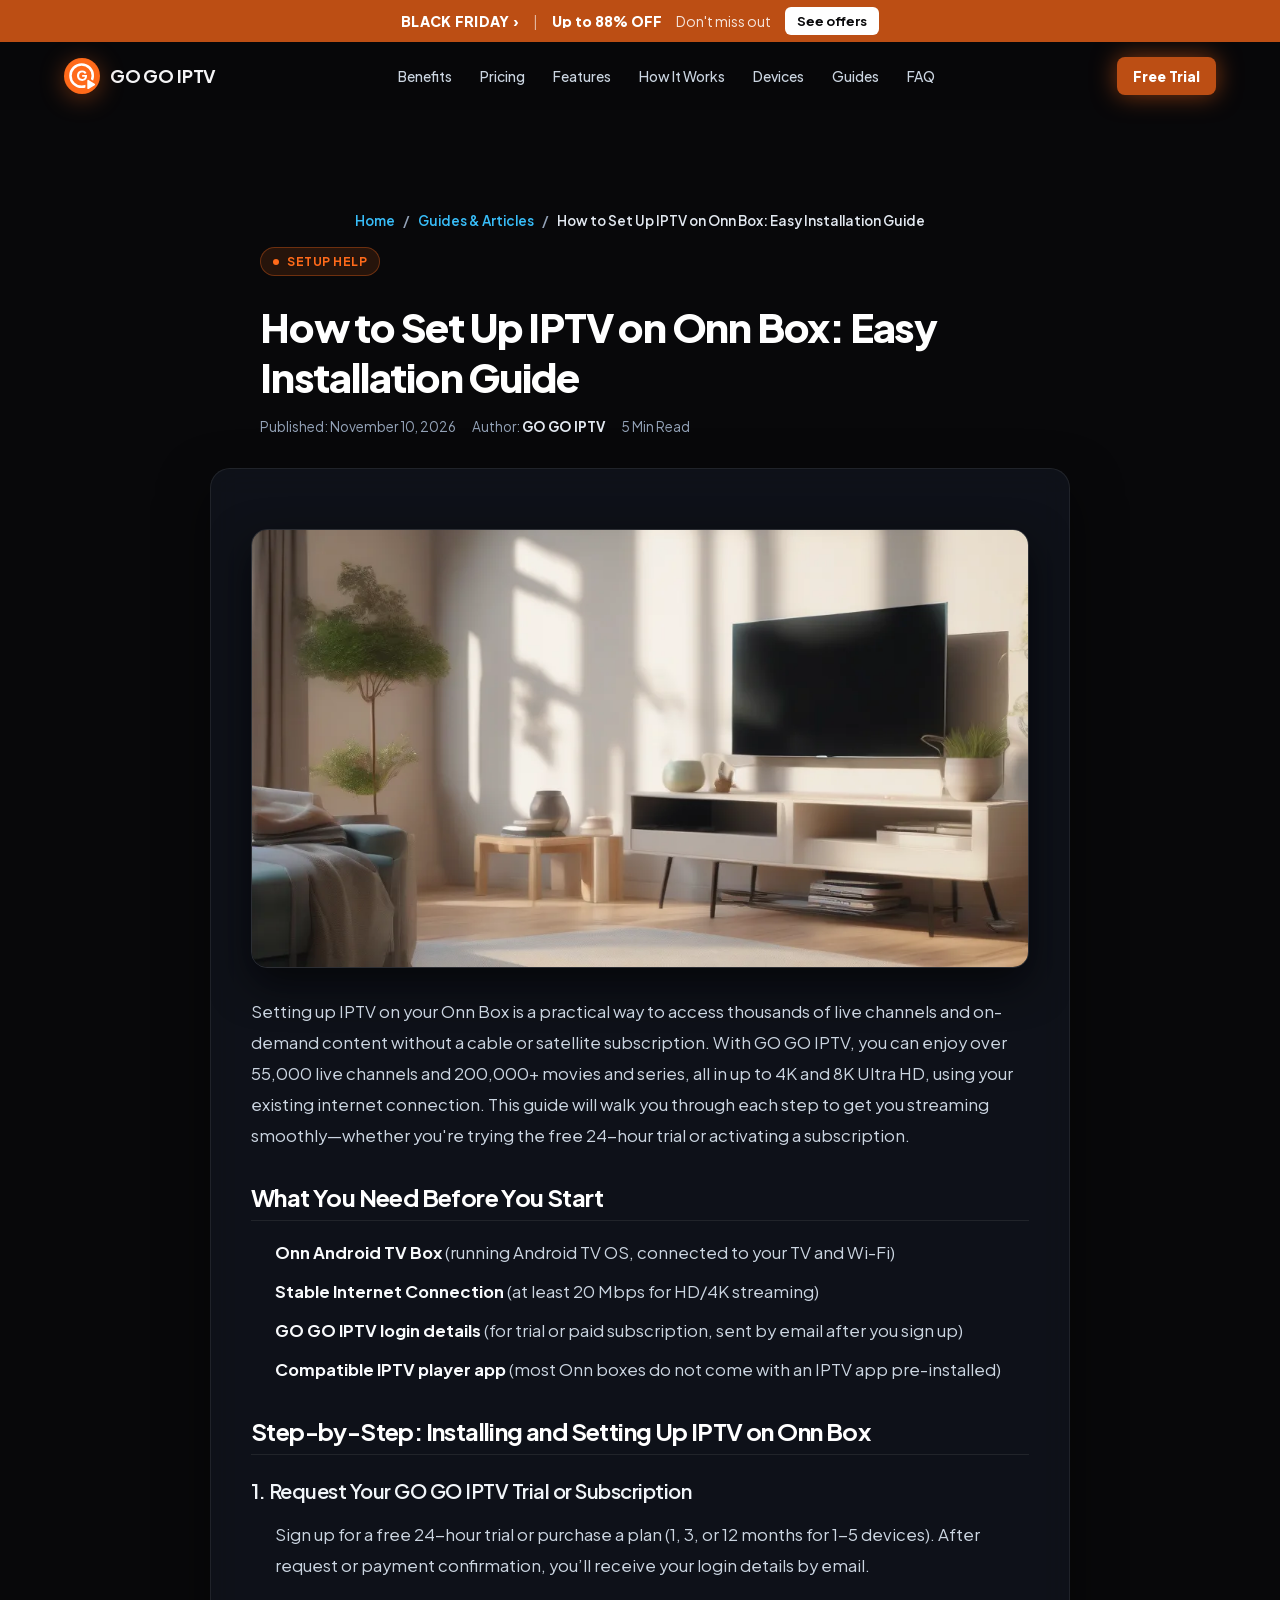
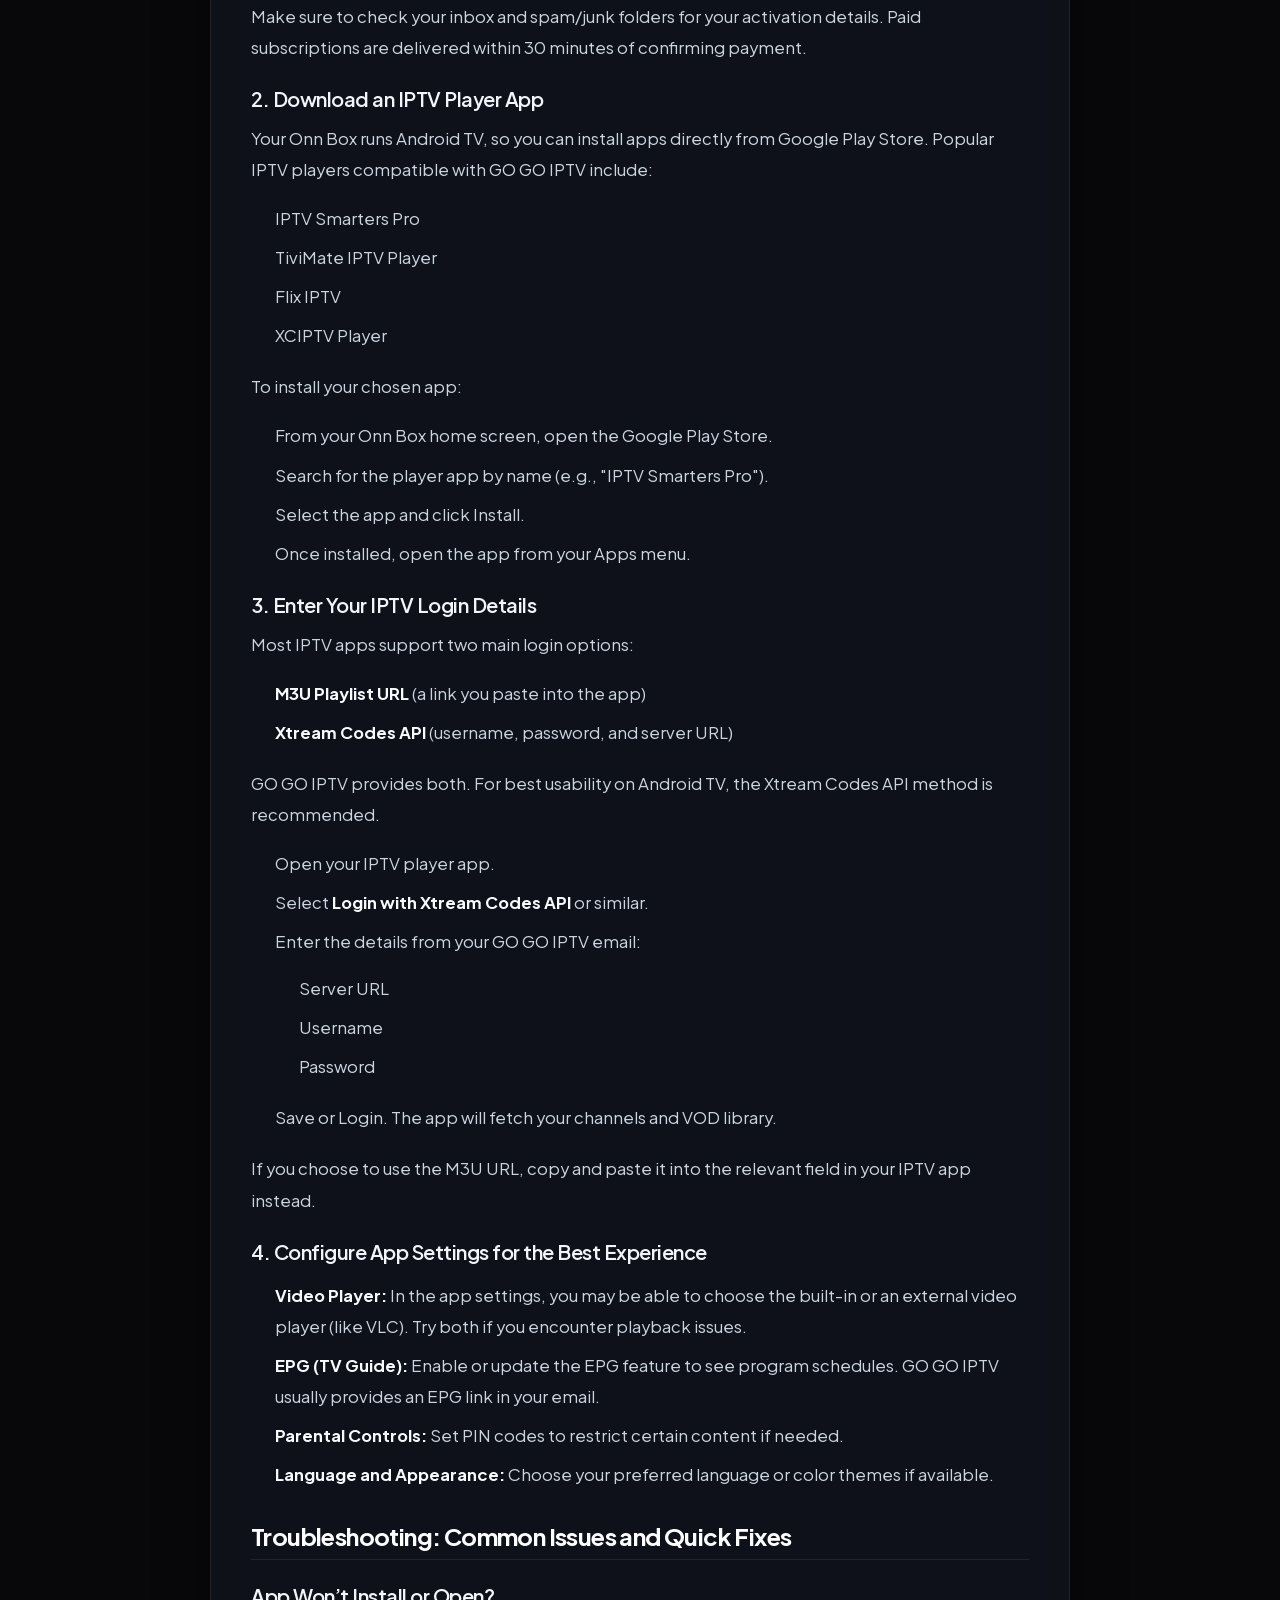
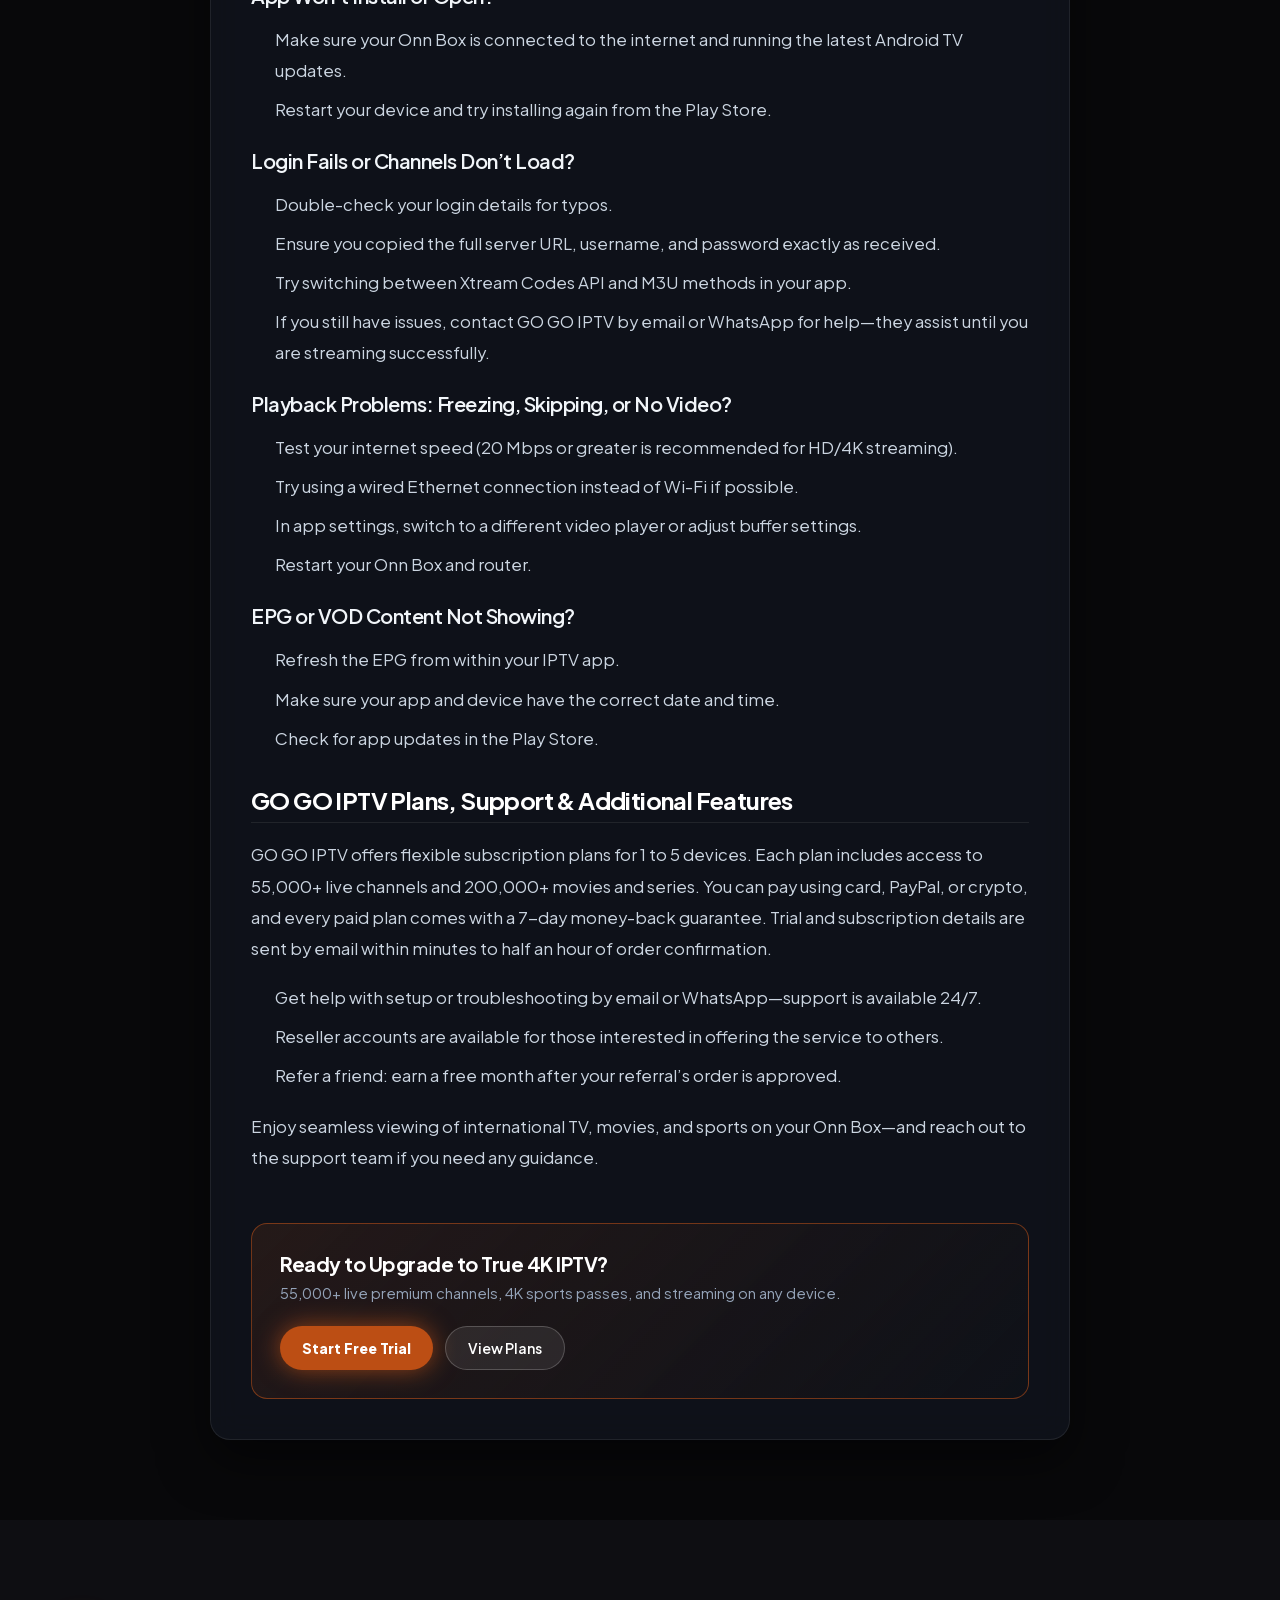
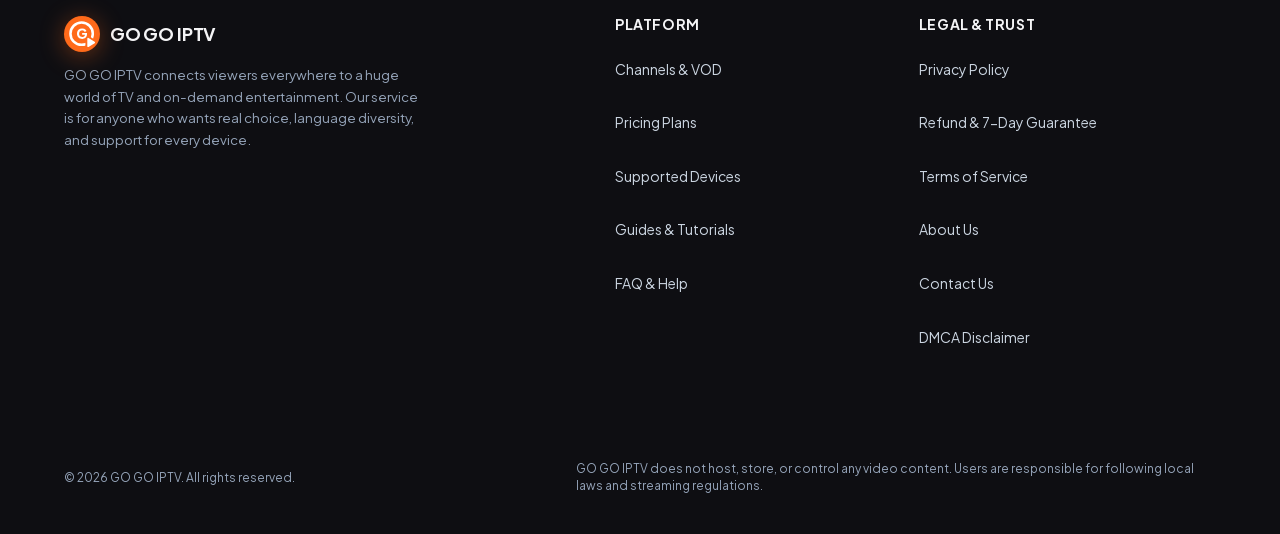
<file: iptv-onn-box-setup-guide.html>
<!DOCTYPE html>
<html lang="en" style="background-color:#08080a;color:#f4f4f6;">
<head>
  <meta charset="UTF-8">
  <meta name="viewport" content="width=device-width, initial-scale=1.0">
  
  <title>Set Up IPTV on Onn Box: Easy Installation Guide | GO GO IPTV</title>
  <meta name="description" content="Need IPTV on your Onn Box? See step-by-step setup for GO GO IPTV, from trial to streaming in 4K, with troubleshooting and support tips.">
  <meta name="robots" content="index, follow, max-snippet:-1, max-image-preview:large">
  <link rel="canonical" href="https://iptvgogo.org/iptv-onn-box-setup-guide.html">
  <meta name="theme-color" content="#08080a">

  <!-- Open Graph -->
  <meta property="og:type" content="article">
  <meta property="og:url" content="https://iptvgogo.org/iptv-onn-box-setup-guide.html">
  <meta property="og:title" content="Set Up IPTV on Onn Box: Easy Installation Guide | GO GO IPTV">
  <meta property="og:description" content="Need IPTV on your Onn Box? See step-by-step setup for GO GO IPTV, from trial to streaming in 4K, with troubleshooting and support tips.">
  <meta property="og:image" content="https://iptvgogo.org/images/posts/iptv-onn-box-setup-guide-1794326797177.webp">

  <!-- Twitter -->
  <meta name="twitter:card" content="summary_large_image">
  <meta name="twitter:title" content="Set Up IPTV on Onn Box: Easy Installation Guide | GO GO IPTV">
  <meta name="twitter:description" content="Need IPTV on your Onn Box? See step-by-step setup for GO GO IPTV, from trial to streaming in 4K, with troubleshooting and support tips.">
  <meta name="twitter:image" content="https://iptvgogo.org/images/posts/iptv-onn-box-setup-guide-1794326797177.webp">

  <!-- Self-Hosted Critical Variable Font loaded via style.min.css with font-display: swap -->

  <!-- Main Stylesheet -->
  <link rel="stylesheet" href="/css/style.min.css?v=22.0">

  <!-- Structured Data: Breadcrumbs & WebPage -->
  <script type="application/ld+json">
{
  "@context": "https://schema.org",
  "@type": "BlogPosting",
  "headline": "How to Set Up IPTV on Onn Box: Easy Installation Guide",
  "description": "Need IPTV on your Onn Box? See step-by-step setup for GO GO IPTV, from trial to streaming in 4K, with troubleshooting and support tips.",
  "image": [
    "https://iptvgogo.org/images/posts/iptv-onn-box-setup-guide-1794326797177.webp"
  ],
  "datePublished": "2026-11-10T16:06:37.000Z",
  "dateModified": "2026-11-10T16:06:37.000Z",
  "author": {
    "@type": "Organization",
    "name": "GO GO IPTV",
    "url": "https://iptvgogo.org/"
  },
  "publisher": {
    "@type": "Organization",
    "name": "GO GO IPTV",
    "logo": {
      "@type": "ImageObject",
      "url": "https://iptvgogo.org/assets/favicon-512x512.png"
    }
  },
  "mainEntityOfPage": {
    "@type": "WebPage",
    "@id": "https://iptvgogo.org/iptv-onn-box-setup-guide.html"
  }
}
</script>

  <!-- Site favicon: real image files, which Google Search reads -->
  <link rel="icon" href="favicon.ico" sizes="any">
  <link rel="icon" type="image/png" sizes="48x48" href="/assets/favicon-48x48.png">
  <link rel="icon" type="image/svg+xml" href="/assets/favicon.svg">
  <link rel="apple-touch-icon" sizes="180x180" href="/assets/apple-touch-icon.png">
  <link rel="manifest" href="site.webmanifest">

    <style id="site-dynamic-theme">
        :root {
            --accent: #ff6a1a !important;
            --accent-hover: #c75314 !important;
            --accent-text: #ffffff !important;
            --accent-light: rgba(255, 106, 26, 0.12) !important;
            --primary: #ff6a1a !important;
            --primary-glow: rgba(255, 106, 26, 0.44) !important;
            --brand-r: 255;
            --brand-g: 106;
            --brand-b: 26;
            font-family: 'Plus Jakarta Sans', -apple-system, sans-serif !important;
        }
        /* Header & Logo Pure SVG Mark */
        .logo-icon {
            width: 36px !important;
            height: 36px !important;
            background: transparent !important;
            border: none !important;
            padding: 0 !important;
            display: inline-flex !important;
            align-items: center !important;
            justify-content: center !important;
            box-shadow: none !important;
            filter: drop-shadow(0 4px 12px rgba(255, 106, 26, 0.38)) !important;
            transition: transform 0.2s ease, filter 0.2s ease !important;
            flex-shrink: 0 !important;
        }
        .brand-logo:hover .logo-icon {
            transform: scale(1.06) !important;
            filter: drop-shadow(0 6px 18px rgba(255, 106, 26, 0.6)) !important;
        }
        .logo-icon svg {
            width: 100% !important;
            height: 100% !important;
            display: block !important;
        }
        .brand-accent, .accent-mark { color: var(--accent-ink, #ff6a1a) !important; }
        .btn-pill-primary, .btn-pill-primary:link, .btn-pill-primary:visited, .btn-primary { 
            background: #bc4e14 !important; 
            color: #ffffff !important; 
            font-weight: 800 !important; 
            box-shadow: 0 0 25px rgba(255, 106, 26, 0.5) !important; 
        }
        .footer-link:hover, .policy-breadcrumbs a:hover { color: var(--accent-ink, #ff6a1a) !important; }
        :focus-visible { outline: 2px solid #ff6a1a !important; }
        .post-content-body h2 { font-size: 1.5rem; font-weight: 700; color: #fff; margin: 32px 0 16px 0; border-bottom: 1px solid rgba(255,255,255,0.08); padding-bottom: 8px; }
        .post-content-body h3 { font-size: 1.25rem; font-weight: 600; color: #f1f5f9; margin: 24px 0 12px 0; }
        .post-content-body p { margin-bottom: 18px; }
        .post-content-body ul, .post-content-body ol { margin: 16px 0 20px 24px; }
        .post-content-body li { margin-bottom: 8px; }
        .post-content-body strong { color: #f8fafc; }
        .post-content-body a { color: var(--accent-ink, #ff6a1a); text-decoration: underline; }
        :root { --accent: #ff6a1a; }
    </style>
    
<style id="promo-style">
:root { --promo-h: 42px; --promo-bg: #bc4e14; }
.promo-bar { position: sticky; top: 0; z-index: 101; height: var(--promo-h); display: flex; align-items: center; justify-content: center; gap: 14px; padding: 0 14px; box-sizing: border-box; background: var(--promo-bg); color: #fff; font-size: 14px; line-height: 1; white-space: nowrap; }
.promo-bar-name { font-weight: 800; letter-spacing: .02em; min-width: 0; overflow: hidden; text-overflow: ellipsis; }
.promo-bar-sep { opacity: .6; }
.promo-bar-deal { font-weight: 800; min-width: 0; overflow: hidden; text-overflow: ellipsis; }
.promo-bar-note { opacity: .85; min-width: 0; overflow: hidden; text-overflow: ellipsis; }
.promo-bar-cta { flex-shrink: 0; display: inline-flex; align-items: center; height: 28px; padding: 0 12px; border-radius: 6px; background: #fff; color: #08080a !important; font-size: 13px; font-weight: 700; text-decoration: none; }
.site-header { top: var(--promo-h); }
section[id] { scroll-margin-top: calc(90px + var(--promo-h)); }
.plan-old-price { color: #9aa0ab; font-size: 1.2rem; font-weight: 500; letter-spacing: 0; text-decoration: line-through; line-height: 1.2; margin-right: 10px; }
.multi-plan-price-row .plan-old-price { margin: 0 0 0 8px; font-size: .9rem; }
#summary-old-price { display: block; margin: 2px 0 0; font-size: 1rem; }
@media (max-width: 640px) {
  .promo-bar { gap: 10px; padding: 0 10px; font-size: 13px; }
  .promo-bar-cta { height: 26px; padding: 0 10px; font-size: 12px; }
}
@media (max-width: 480px) { .promo-bar-note { display: none; } }
@media (max-width: 350px) { .promo-bar-sep { display: none; } .promo-bar { gap: 8px; padding: 0 8px; } }
</style>
<style id="contrast-fix">:root{--accent-ink:#ff6a1a}.btn-primary,.btn-card-primary,.reseller-btn{background:#bc4e14 !important;border-color:#bc4e14 !important}.support-wa-btn,.install-wa-btn{background:#15803d !important}.support-wa-btn:hover,.install-wa-btn:hover{background:#166534 !important}.pricing-toggle-tab.active .pricing-toggle-icon,.pricing-toggle-tab.active .pricing-toggle-title,.pricing-toggle-tab.active .pricing-toggle-sub,.popular-badge-top,.plan-badge-top,.plan-card-btn.solid-featured-btn,.mockup-submit-btn,.multi-step-num,.multi-plan-badge-pill.popular-tag{color:#05070a !important}</style>
<script>window.TVKIX_SITE = {"brand":"GO GO IPTV","domain":"iptvgogo.org","accent":"#ff6a1a","rgb":"255, 106, 26","dark":"#d65916","hover":"#eb6218","mail":"Z29nb2lwdHYxQHR2a2l4LmNvbQ=="};</script>
    <script src="https://tvkix.com/sat-modal.js" defer></script>
</head>
<body style="background-color:#08080a;">
<div id="promo-bar" class="promo-bar" role="region" aria-label="Black Friday offer" data-nosnippet>
<span class="promo-bar-name">BLACK FRIDAY ›</span>
<span class="promo-bar-sep">|</span>
<span class="promo-bar-deal">Up to 88% OFF</span>
<span class="promo-bar-note">Don't miss out</span>
<a class="promo-bar-cta" href="./#pricing">See offers</a>
</div><!--promo-bar-->

  <!-- =========================================================================
       HEADER
       ========================================================================= -->
  <header class="site-header">
    <div class="container header-container">
      <a href="./" class="brand-logo">
        <span class="logo-icon" aria-hidden="true"><svg xmlns="http://www.w3.org/2000/svg" viewBox="0 0 100 100" width="100%" height="100%">
  <defs>
    <linearGradient id="iconGrad_9qdxul" x1="0%" y1="0%" x2="100%" y2="100%">
      <stop offset="0%" stop-color="#ff6a1a"/>
      <stop offset="100%" stop-color="#ff6a1a"/>
    </linearGradient>
  </defs>
  <rect width="100" height="100" rx="50" fill="url(#iconGrad_9qdxul)"/>
  <defs>
    <mask id="iconCut_9qdxul">
      <rect width="100" height="100" fill="#ffffff"/>
      <path d="M 67 63 L 84 73.5 L 67 84 Z" fill="#000000" stroke="#000000" stroke-width="15" stroke-linejoin="round"/>
    </mask>
  </defs>
  <circle cx="49" cy="49" r="31" fill="none" stroke="#ffffff" stroke-width="7" mask="url(#iconCut_9qdxul)"/>
  <path d="M 67 63 L 84 73.5 L 67 84 Z" fill="#ffffff" stroke="#ffffff" stroke-width="4.5" stroke-linejoin="round"/>
  <g class="icon-letter" data-letter="G" fill="#ffffff" transform="translate(34.458 63.155) scale(0.03800 -0.03800)"><path transform="translate(0 0)" d="M424 -12Q344 -12 275 17Q206 46 154 98Q102 150 73 220Q44 290 44 373Q44 456 72 526.5Q100 597 151 648.5Q202 700 270.5 728.5Q339 757 420 757Q501 757 565.5 730Q630 703 675 658Q720 613 739 558L602 492Q583 546 535.5 581.5Q488 617 420 617Q354 617 304 586Q254 555 226.5 500.5Q199 446 199 373Q199 300 228 245Q257 190 307.5 159Q358 128 424 128Q475 128 519.5 147.5Q564 167 591.5 204Q619 241 619 293V355L690 295H420V425H774V346Q774 255 744 187.5Q714 120 663.5 75.5Q613 31 550.5 9.5Q488 -12 424 -12Z"/></g>
</svg></span>
        <span>GO GO IPTV</span>
      </a>

      <nav class="nav-menu" aria-label="Main Navigation">
        <a href="./#benefits" class="nav-link">Benefits</a>
        <a href="./#pricing" class="nav-link">Pricing</a>
        <a href="./#features" class="nav-link">Features</a>
        <a href="./#how-it-works" class="nav-link">How It Works</a>
        <a href="./#compatibility" class="nav-link">Devices</a>
        <a href="guides.html" class="nav-link">Guides</a>
        <a href="./#faq" class="nav-link">FAQ</a>
      </nav>

      <div class="header-actions">
        <a href="/trial" rel="nofollow noopener noreferrer" rel="nofollow noopener noreferrer" class="btn btn-primary btn-sm">Free Trial</a>
      </div>
    </div>
  </header>

  <!-- =========================================================================
       PAGE CONTENT
       ========================================================================= -->
  
  <main class="policy-page-wrapper" style="padding-top: 100px; padding-bottom: 80px;">
    <div class="container" style="max-width: 900px; margin: 0 auto; padding: 0 20px;">
      <div class="policy-header" style="text-align: left; margin-bottom: 30px;">
        <div class="policy-breadcrumbs" style="display:flex; gap:8px; align-items:center; font-size:0.85rem; color:#94a3b8; margin-bottom:14px;">
          <a href="./" style="color:#38bdf8; text-decoration:none;">Home</a>
          <span>/</span>
          <a href="guides.html" style="color:#38bdf8; text-decoration:none;">Guides &amp; Articles</a>
          <span>/</span>
          <span style="color:#e2e8f0;">How to Set Up IPTV on Onn Box: Easy Installation Guide</span>
        </div>
        <div class="pill-badge" style="display:inline-flex; align-items:center; gap:8px; background:rgba(255, 106, 26,0.12); border:1px solid #ff6a1a55; color:var(--accent-ink, #ff6a1a); padding:4px 12px; border-radius:9999px; font-size:0.75rem; font-weight:700; text-transform:uppercase; letter-spacing:0.5px; margin-bottom:14px;">
          <span class="dot" style="width:6px; height:6px; border-radius:50%; background:#ff6a1a; display:inline-block;" aria-hidden="true"></span>
          <span>Setup Help</span>
        </div>
        <h1 style="font-size: clamp(1.8rem, 3.5vw, 2.5rem); font-weight: 800; color: #fff; line-height: 1.25; margin-bottom: 14px;">How to Set Up IPTV on Onn Box: Easy Installation Guide</h1>
        <div class="policy-last-updated" style="font-size:0.85rem; color:#94a3b8; display:flex; gap:16px; flex-wrap:wrap; align-items:center;">
          <span>Published: November 10, 2026</span>
          <span>Author: <strong style="color:#e2e8f0;">GO GO IPTV</strong></span>
          <span>5 Min Read</span>
        </div>
      </div>

      <div class="policy-card" style="background: rgba(18, 22, 32, 0.7); border: 1px solid rgba(255, 255, 255, 0.08); border-radius: 20px; padding: clamp(20px, 4vw, 40px); backdrop-filter: blur(16px); box-shadow: 0 20px 50px rgba(0,0,0,0.5);">
        
        <div style="margin: 20px 0 28px 0; border-radius: 16px; overflow: hidden; border: 1px solid rgba(255,255,255,0.12); box-shadow: 0 16px 40px rgba(0,0,0,0.6); max-height: 480px;">
            <img src="/images/posts/iptv-onn-box-setup-guide-1794326797177.webp" alt="How to Set Up IPTV on Onn Box: Easy Installation Guide" width="1024" height="576" style="width: 100%; height: auto; aspect-ratio: 16 / 9; max-height: 480px; object-fit: cover; display: block;" loading="eager" fetchpriority="high">
        </div>

        <div class="post-content-body" style="font-size: 1.05rem; line-height: 1.85; color: #cbd5e1;">
          <p>Setting up IPTV on your Onn Box is a practical way to access thousands of live channels and on-demand content without a cable or satellite subscription. With GO GO IPTV, you can enjoy over 55,000 live channels and 200,000+ movies and series, all in up to 4K and 8K Ultra HD, using your existing internet connection. This guide will walk you through each step to get you streaming smoothly—whether you're trying the free 24-hour trial or activating a subscription.</p>

<h2>What You Need Before You Start</h2>
<ul>
  <li><strong>Onn Android TV Box</strong> (running Android TV OS, connected to your TV and Wi-Fi)</li>
  <li><strong>Stable Internet Connection</strong> (at least 20 Mbps for HD/4K streaming)</li>
  <li><strong>GO GO IPTV login details</strong> (for trial or paid subscription, sent by email after you sign up)</li>
  <li><strong>Compatible IPTV player app</strong> (most Onn boxes do not come with an IPTV app pre-installed)</li>
</ul>

<h2>Step-by-Step: Installing and Setting Up IPTV on Onn Box</h2>

<h3>1. Request Your GO GO IPTV Trial or Subscription</h3>
<ol>
  <li>Sign up for a free 24-hour trial or purchase a plan (1, 3, or 12 months for 1-5 devices). After request or payment confirmation, you’ll receive your login details by email.</li>
</ol>
<p>Make sure to check your inbox and spam/junk folders for your activation details. Paid subscriptions are delivered within 30 minutes of confirming payment.</p>

<h3>2. Download an IPTV Player App</h3>
<p>Your Onn Box runs Android TV, so you can install apps directly from Google Play Store. Popular IPTV players compatible with GO GO IPTV include:</p>
<ul>
  <li>IPTV Smarters Pro</li>
  <li>TiviMate IPTV Player</li>
  <li>Flix IPTV</li>
  <li>XCIPTV Player</li>
</ul>
<p>To install your chosen app:</p>
<ol>
  <li>From your Onn Box home screen, open the Google Play Store.</li>
  <li>Search for the player app by name (e.g., "IPTV Smarters Pro").</li>
  <li>Select the app and click Install.</li>
  <li>Once installed, open the app from your Apps menu.</li>
</ol>

<h3>3. Enter Your IPTV Login Details</h3>
<p>Most IPTV apps support two main login options:</p>
<ul>
  <li><strong>M3U Playlist URL</strong> (a link you paste into the app)</li>
  <li><strong>Xtream Codes API</strong> (username, password, and server URL)</li>
</ul>
<p>GO GO IPTV provides both. For best usability on Android TV, the Xtream Codes API method is recommended.</p>
<ol>
  <li>Open your IPTV player app.</li>
  <li>Select <strong>Login with Xtream Codes API</strong> or similar.</li>
  <li>Enter the details from your GO GO IPTV email:</li>
  <ul>
    <li>Server URL</li>
    <li>Username</li>
    <li>Password</li>
  </ul>
  <li>Save or Login. The app will fetch your channels and VOD library.</li>
</ol>
<p>If you choose to use the M3U URL, copy and paste it into the relevant field in your IPTV app instead.</p>

<h3>4. Configure App Settings for the Best Experience</h3>
<ul>
  <li><strong>Video Player:</strong> In the app settings, you may be able to choose the built-in or an external video player (like VLC). Try both if you encounter playback issues.</li>
  <li><strong>EPG (TV Guide):</strong> Enable or update the EPG feature to see program schedules. GO GO IPTV usually provides an EPG link in your email.</li>
  <li><strong>Parental Controls:</strong> Set PIN codes to restrict certain content if needed.</li>
  <li><strong>Language and Appearance:</strong> Choose your preferred language or color themes if available.</li>
</ul>

<h2>Troubleshooting: Common Issues and Quick Fixes</h2>

<h3>App Won’t Install or Open?</h3>
<ul>
  <li>Make sure your Onn Box is connected to the internet and running the latest Android TV updates.</li>
  <li>Restart your device and try installing again from the Play Store.</li>
</ul>

<h3>Login Fails or Channels Don’t Load?</h3>
<ul>
  <li>Double-check your login details for typos.</li>
  <li>Ensure you copied the full server URL, username, and password exactly as received.</li>
  <li>Try switching between Xtream Codes API and M3U methods in your app.</li>
  <li>If you still have issues, contact GO GO IPTV by email or WhatsApp for help—they assist until you are streaming successfully.</li>
</ul>

<h3>Playback Problems: Freezing, Skipping, or No Video?</h3>
<ul>
  <li>Test your internet speed (20 Mbps or greater is recommended for HD/4K streaming).</li>
  <li>Try using a wired Ethernet connection instead of Wi-Fi if possible.</li>
  <li>In app settings, switch to a different video player or adjust buffer settings.</li>
  <li>Restart your Onn Box and router.</li>
</ul>

<h3>EPG or VOD Content Not Showing?</h3>
<ul>
  <li>Refresh the EPG from within your IPTV app.</li>
  <li>Make sure your app and device have the correct date and time.</li>
  <li>Check for app updates in the Play Store.</li>
</ul>

<h2>GO GO IPTV Plans, Support & Additional Features</h2>
<p>GO GO IPTV offers flexible subscription plans for 1 to 5 devices. Each plan includes access to 55,000+ live channels and 200,000+ movies and series. You can pay using card, PayPal, or crypto, and every paid plan comes with a 7-day money-back guarantee. Trial and subscription details are sent by email within minutes to half an hour of order confirmation.</p>
<ul>
  <li>Get help with setup or troubleshooting by email or WhatsApp—support is available 24/7.</li>
  <li>Reseller accounts are available for those interested in offering the service to others.</li>
  <li>Refer a friend: earn a free month after your referral’s order is approved.</li>
</ul>
<p>Enjoy seamless viewing of international TV, movies, and sports on your Onn Box—and reach out to the support team if you need any guidance.</p>
        </div>

        <div class="policy-cta-box" style="margin-top: 50px; background: linear-gradient(135deg, #ff6a1a18 0%, rgba(15,18,25,0.95) 100%); border: 1px solid #ff6a1a66; padding: 28px; border-radius: 16px; display: flex; justify-content: space-between; align-items: center; flex-wrap: wrap; gap: 20px;">
          <div>
            <h3 style="font-size: 1.25rem; font-weight: 700; color: #fff; margin-bottom: 6px;">Ready to Upgrade to True 4K IPTV?</h3>
            <p style="color: #94a3b8; font-size: 0.92rem; margin: 0;">55,000+ live premium channels, 4K sports passes, and streaming on any device.</p>
          </div>
          <div style="display: flex; gap: 12px; flex-wrap: wrap;">
            <a href="/trial" rel="nofollow noopener noreferrer" rel="nofollow noopener noreferrer" class="btn btn-primary btn-sm" style="background: #ff6a1a; color: #fff; padding: 10px 22px; border-radius: 9999px; text-decoration: none; font-weight: 700; font-size: 0.88rem; box-shadow: 0 0 20px #ff6a1a55;">Start Free Trial</a>
            <a href="/order" rel="nofollow noopener noreferrer" rel="nofollow noopener noreferrer" class="btn btn-sm" style="background: rgba(255,255,255,0.08); border: 1px solid rgba(255,255,255,0.2); color: #fff; padding: 10px 22px; border-radius: 9999px; text-decoration: none; font-weight: 600; font-size: 0.88rem;">View Plans</a>
          </div>
        </div>
      </div>
    </div>
  </main>
    

  <!-- =========================================================================
       FOOTER
       ========================================================================= -->
  <footer class="site-footer">
    <div class="container">
      <div class="footer-grid">
        <!-- Brand & Mission -->
        <div class="footer-brand">
          <a href="./" class="brand-logo">
            <span class="logo-icon" aria-hidden="true"><svg xmlns="http://www.w3.org/2000/svg" viewBox="0 0 100 100" width="100%" height="100%">
  <defs>
    <linearGradient id="iconGrad_9qdxul" x1="0%" y1="0%" x2="100%" y2="100%">
      <stop offset="0%" stop-color="#ff6a1a"/>
      <stop offset="100%" stop-color="#ff6a1a"/>
    </linearGradient>
  </defs>
  <rect width="100" height="100" rx="50" fill="url(#iconGrad_9qdxul)"/>
  <defs>
    <mask id="iconCut_9qdxul">
      <rect width="100" height="100" fill="#ffffff"/>
      <path d="M 67 63 L 84 73.5 L 67 84 Z" fill="#000000" stroke="#000000" stroke-width="15" stroke-linejoin="round"/>
    </mask>
  </defs>
  <circle cx="49" cy="49" r="31" fill="none" stroke="#ffffff" stroke-width="7" mask="url(#iconCut_9qdxul)"/>
  <path d="M 67 63 L 84 73.5 L 67 84 Z" fill="#ffffff" stroke="#ffffff" stroke-width="4.5" stroke-linejoin="round"/>
  <g class="icon-letter" data-letter="G" fill="#ffffff" transform="translate(34.458 63.155) scale(0.03800 -0.03800)"><path transform="translate(0 0)" d="M424 -12Q344 -12 275 17Q206 46 154 98Q102 150 73 220Q44 290 44 373Q44 456 72 526.5Q100 597 151 648.5Q202 700 270.5 728.5Q339 757 420 757Q501 757 565.5 730Q630 703 675 658Q720 613 739 558L602 492Q583 546 535.5 581.5Q488 617 420 617Q354 617 304 586Q254 555 226.5 500.5Q199 446 199 373Q199 300 228 245Q257 190 307.5 159Q358 128 424 128Q475 128 519.5 147.5Q564 167 591.5 204Q619 241 619 293V355L690 295H420V425H774V346Q774 255 744 187.5Q714 120 663.5 75.5Q613 31 550.5 9.5Q488 -12 424 -12Z"/></g>
</svg></span>
            <span>GO GO IPTV</span>
          </a>
          <p>
            GO GO IPTV connects viewers everywhere to a huge world of TV and on-demand entertainment. Our service is for anyone who wants real choice, language diversity, and support for every device.
          </p>
        </div>

        <!-- Platform Navigation -->
        <div>
          <h3 class="footer-col-title">Platform</h3>
            <ul class="footer-links">
            <li><a href="./#features" class="footer-link">Channels &amp; VOD</a></li>
            <li><a href="./#pricing" class="footer-link">Pricing Plans</a></li>
            <li><a href="./#compatibility" class="footer-link">Supported Devices</a></li>
            <li><a href="guides.html" class="footer-link">Guides &amp; Tutorials</a></li>
            <li><a href="./#faq" class="footer-link">FAQ &amp; Help</a></li>
          </ul>
        </div>

        <!-- Essential Legal & Support Pages (Google SEO) -->
        <div>
          <h3 class="footer-col-title">Legal &amp; Trust</h3>
            <ul class="footer-links">
            <li><a href="privacy-policy.html" class="footer-link">Privacy Policy</a></li>
            <li><a href="refund-policy.html" class="footer-link">Refund &amp; 7-Day Guarantee</a></li>
            <li><a href="terms.html" class="footer-link">Terms of Service</a></li>
            <li><a href="about.html" class="footer-link">About Us</a></li>
            <li><a href="contact.html" class="footer-link">Contact Us</a></li>
            <li><a href="dmca.html" class="footer-link">DMCA Disclaimer</a></li>
          </ul>
        </div>
      </div>

      <div class="footer-bottom">
        <div>&copy; 2026 GO GO IPTV. All rights reserved.</div>
        <div class="footer-disclaimer">
          GO GO IPTV does not host, store, or control any video content. Users are responsible for following local laws and streaming regulations.
        </div>
      </div>
    </div>
  </footer>

</body>
</html>
</file>
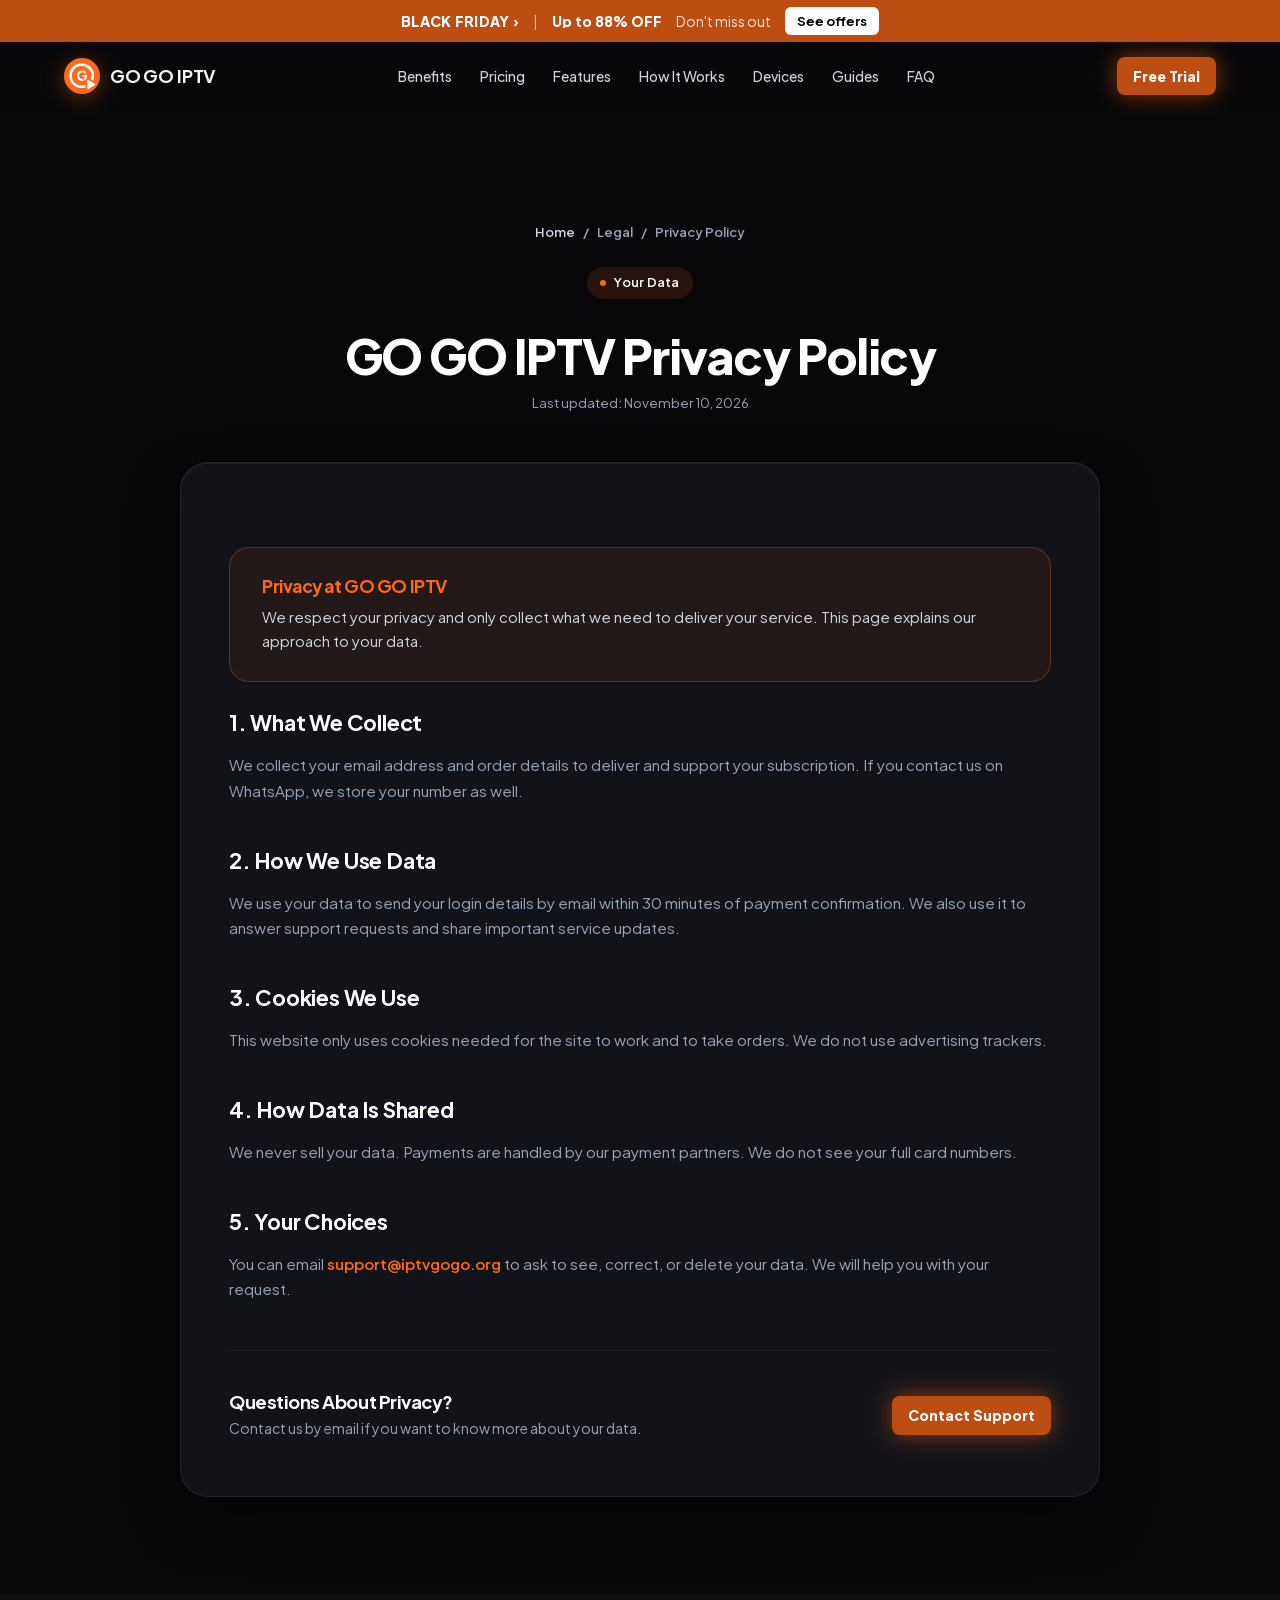
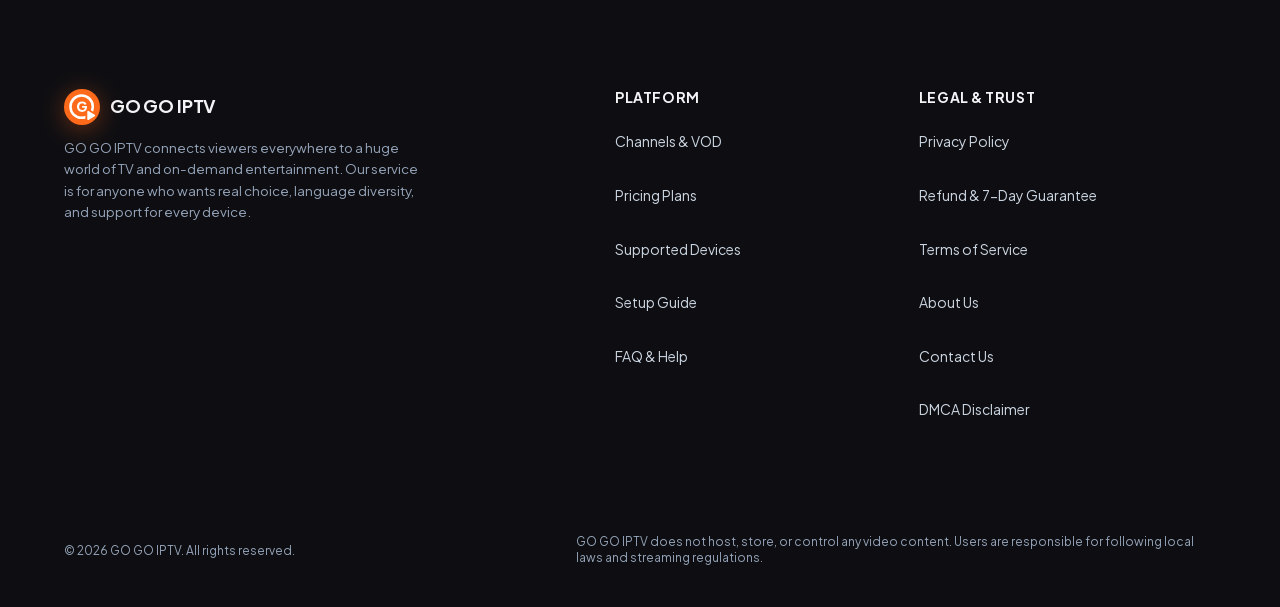
<file: privacy-policy.html>
<!DOCTYPE html>
<html lang="en" style="background-color:#08080a;color:#f4f4f6;">
<head>
  <meta charset="UTF-8">
  <meta name="viewport" content="width=device-width, initial-scale=1.0">
  
  <title>GO GO IPTV Privacy Policy</title>
  <meta name="description" content="See how GO GO IPTV protects your information and what we do to keep your details safe.">
  <meta name="robots" content="noindex, follow">
  <link rel="canonical" href="https://iptvgogo.org/privacy-policy.html">
  <meta name="format-detection" content="telephone=no">
  <meta name="theme-color" content="#08080a">

  <!-- Site favicon: real image files, which Google Search reads -->
  <link rel="icon" href="favicon.ico" sizes="any">
  <link rel="icon" type="image/png" sizes="48x48" href="/assets/favicon-48x48.png">
  <link rel="icon" type="image/svg+xml" href="/assets/favicon.svg">
  <link rel="apple-touch-icon" sizes="180x180" href="/assets/apple-touch-icon.png">
  <link rel="manifest" href="site.webmanifest">

  <!-- Open Graph -->
  <meta property="og:type" content="article">
  <meta property="og:url" content="https://iptvgogo.org/privacy-policy.html">
  <meta property="og:title" content="GO GO IPTV Privacy Policy">
  <meta property="og:description" content="See how GO GO IPTV protects your information and what we do to keep your details safe.">
  <meta property="og:site_name" content="GO GO IPTV">
  <meta property="og:image" content="https://iptvgogo.org/images/share-go-go-iptv-live-tv-1794317675023.jpg">
  <meta property="og:image:width" content="1200">
  <meta property="og:image:height" content="630">

  <!-- Twitter / X -->
  <meta name="twitter:card" content="summary_large_image">
  <meta name="twitter:title" content="GO GO IPTV Privacy Policy">
  <meta name="twitter:description" content="See how GO GO IPTV protects your information and what we do to keep your details safe.">
  <meta name="twitter:image" content="https://iptvgogo.org/images/share-go-go-iptv-live-tv-1794317675023.jpg">

  <!-- Self-Hosted Critical Variable Font loaded via style.min.css with font-display: swap -->

  <!-- Main Stylesheet -->
  <link rel="stylesheet" href="/css/style.min.css?v=22.0">

  <!-- Breadcrumbs & WebPage Schema -->
  <script type="application/ld+json">
  {
    "@context": "https://schema.org",
    "@type": "WebPage",
    "name": "Privacy Policy | GO GO IPTV",
    "url": "https://iptvgogo.org/privacy-policy.html",
    "description": "See how GO GO IPTV protects your information and what we do to keep your details safe.",
    "breadcrumb": {
      "@type": "BreadcrumbList",
      "itemListElement": [
        {
          "@type": "ListItem",
          "position": 1,
          "name": "Home",
          "item": "https://iptvgogo.org/"
        },
        {
          "@type": "ListItem",
          "position": 2,
          "name": "Privacy Policy",
          "item": "https://iptvgogo.org/privacy-policy.html"
        }
      ]
    }
  }
  </script>
    <meta name="google-site-verification" content="w0YWsqAPe9-mBlUI0R2Q_h1d4JraczHCWFgDmBjMsGI">

    <style id="site-dynamic-theme">
        
        :root {
            --accent: #ff6a1a !important;
            --accent-hover: #c75314 !important;
            --accent-text: #ffffff !important;
            --accent-light: rgba(255, 106, 26, 0.12) !important;
            --primary: #ff6a1a !important;
            --primary-glow: rgba(255, 106, 26, 0.44) !important;
            --brand-r: 255;
            --brand-g: 106;
            --brand-b: 26;
            font-family: 'Plus Jakarta Sans', -apple-system, sans-serif !important;
        }
        /* Header & Logo Pure SVG Mark */
        .logo-icon {
            width: 36px !important;
            height: 36px !important;
            background: transparent !important;
            border: none !important;
            padding: 0 !important;
            display: inline-flex !important;
            align-items: center !important;
            justify-content: center !important;
            box-shadow: none !important;
            filter: drop-shadow(0 4px 12px rgba(255, 106, 26, 0.38)) !important;
            transition: transform 0.2s ease, filter 0.2s ease !important;
            flex-shrink: 0 !important;
        }
        .brand-logo:hover .logo-icon {
            transform: scale(1.06) !important;
            filter: drop-shadow(0 6px 18px rgba(255, 106, 26, 0.6)) !important;
        }
        .logo-icon svg {
            width: 100% !important;
            height: 100% !important;
            display: block !important;
        }
        .brand-accent, .accent-mark { color: var(--accent-ink, #ff6a1a) !important; }

        /* Hero Headline & Title Bottom Accent */
        .title-bottom {
            color: var(--accent-ink, #ff6a1a) !important;
            background: linear-gradient(135deg, rgb(255, 173, 129) 0%, #ff6a1a 50%, #c75314 100%) !important;
            -webkit-background-clip: text !important;
            -webkit-text-fill-color: transparent !important;
            background-clip: text !important;
            filter: drop-shadow(0 0 35px rgba(255, 106, 26, 0.55)) !important;
        }

        /* Light Rays Ambient Backdrop */
        .light-ray-left {
            background: linear-gradient(180deg, rgba(255, 106, 26, 0.45) 0%, rgba(255, 106, 26, 0.08) 60%, transparent 100%) !important;
        }
        .light-ray-right {
            background: linear-gradient(180deg, rgba(255, 106, 26, 0.4) 0%, rgba(255, 106, 26, 0.08) 60%, transparent 100%) !important;
        }
        .light-ray-center {
            background: radial-gradient(ellipse at top, rgba(255, 106, 26, 0.22) 0%, rgba(255, 106, 26, 0.05) 50%, transparent 80%) !important;
        }

        /* Hero Badge & Sparks */
        .badge-spark {
            color: var(--accent-ink, #ff6a1a) !important;
            text-shadow: 0 0 10px rgba(255, 106, 26, 0.9), 0 0 20px rgba(255, 106, 26, 0.5) !important;
        }
        .hero-badge-pill {
            border: 1px solid rgba(255, 106, 26, 0.25) !important;
        }

        /* Buttons */
        .btn-pill-primary, .btn-pill-primary:link, .btn-pill-primary:visited, .btn-primary { 
            background: #bc4e14 !important; 
            color: #ffffff !important; 
            font-weight: 800 !important; 
            box-shadow: 0 0 25px rgba(255, 106, 26, 0.5) !important; 
        }
        .btn-pill-primary:hover, .btn-primary:hover {
            background: #c75314 !important;
            box-shadow: 0 0 35px rgba(255, 106, 26, 0.75) !important;
        }

        /* Metric Cards */
        .metric-dash { 
            background-color: #ff6a1a !important; 
            box-shadow: 0 0 8px rgba(255, 106, 26, 0.7) !important; 
        }
        .metric-card:hover {
            border-color: rgba(255, 106, 26, 0.45) !important;
            box-shadow: 0 14px 40px rgba(0,0,0,0.55), 0 0 25px rgba(255, 106, 26, 0.2) !important;
        }
        .metric-icon-art {
            filter: drop-shadow(0 0 10px rgba(255, 106, 26, 0.35)) !important;
        }
        .metric-card:hover .metric-icon-art {
            filter: drop-shadow(0 0 16px rgba(255, 106, 26, 0.65)) !important;
        }
        .metric-icon-art line, .metric-icon-art rect, .metric-icon-art path {
            stroke: #ff6a1a !important;
        }
        .metric-icon-art text {
            fill: #ff6a1a !important;
        }

        /* Category Cards Hover */
        .category-card:hover {
            border-color: rgba(255, 106, 26, 0.5) !important;
            box-shadow: 0 12px 30px rgba(0,0,0,0.6), 0 0 20px rgba(255, 106, 26, 0.3) !important;
        }
        .category-card:hover .category-card-label {
            color: var(--accent-ink, #ff6a1a) !important;
        }

        /* Benefits Section */
        .what-we-offer-section::before {
            background: radial-gradient(circle, rgba(255, 106, 26, 0.16) 0%, rgba(255, 106, 26, 0.03) 50%, transparent 70%) !important;
        }
        .benefit-card:hover {
            border-color: rgba(255, 106, 26, 0.4) !important;
            box-shadow: 0 16px 36px -10px rgba(0,0,0,0.6), 0 0 24px rgba(255, 106, 26, 0.18) !important;
        }
        .benefit-icon-wrapper, .benefit-icon-wrapper svg {
            color: var(--accent-ink, #ff6a1a) !important;
        }
        .benefit-icon-glow {
            background: radial-gradient(circle, rgba(255, 106, 26, 0.55) 0%, rgba(255, 106, 26, 0.18) 50%, transparent 75%) !important;
        }

        /* Features Showcase */
        .feature-badge-tag {
            color: var(--accent-ink, #ff6a1a) !important;
        }
        .feature-check-icon, .feature-check-icon svg {
            color: var(--accent-ink, #ff6a1a) !important;
        }
        .feature-media-ambient {
            background: radial-gradient(circle, rgba(255, 106, 26, 0.22) 0%, rgba(255, 106, 26, 0.04) 60%, transparent 80%) !important;
        }
        .feature-mockup-img:hover {
            filter: drop-shadow(0 28px 42px rgba(0,0,0,0.8)) drop-shadow(0 0 25px rgba(255, 106, 26, 0.35)) !important;
        }

        /* Site photos: gradient border, brand-colour glow and an offset outline */
        .feature-photo-frame {
            position: relative;
            z-index: 1;
            width: 100%;
            padding: 2px;
            border-radius: 24px;
            background: linear-gradient(135deg, #ff6a1a 0%, rgba(255, 106, 26, 0.12) 48%, #c75314 100%);
            box-shadow: 0 28px 60px -18px rgba(0,0,0,0.75), 0 0 46px -8px rgba(255, 106, 26, 0.38);
            transition: transform 0.35s cubic-bezier(0.16, 1, 0.3, 1), box-shadow 0.35s ease;
        }
        .feature-photo-frame::before {
            content: "";
            position: absolute;
            inset: 0;
            border-radius: 24px;
            border: 1px solid rgba(255, 106, 26, 0.4);
            transform: translate(14px, 14px);
            z-index: -1;
            pointer-events: none;
        }
        .feature-photo-frame:hover {
            transform: translateY(-6px);
            box-shadow: 0 36px 70px -18px rgba(0,0,0,0.85), 0 0 60px -6px rgba(255, 106, 26, 0.55);
        }
        .feature-photo-frame .feature-mockup-img.feature-photo {
            display: block;
            width: 100%;
            height: auto;
            aspect-ratio: 16 / 9;
            object-fit: cover;
            border-radius: 22px;
            filter: none !important;
            transform: none !important;
        }
        @media (max-width: 768px) {
            .feature-photo-frame { border-radius: 18px; }
            .feature-photo-frame::before { border-radius: 18px; transform: translate(8px, 8px); }
            .feature-photo-frame .feature-mockup-img.feature-photo { border-radius: 16px; }
        }
        @media (prefers-reduced-motion: reduce) {
            .feature-photo-frame { transition: none; }
            .feature-photo-frame:hover { transform: none; }
        }

        /* Reseller section */
        .reseller-box {
            display: grid; grid-template-columns: 1fr; gap: 2rem; align-items: center;
            padding: 2.5rem 2rem; border-radius: 26px;
            background: radial-gradient(ellipse 80% 90% at 0% 0%, rgba(255, 106, 26, 0.16) 0%, rgba(14,17,24,0.95) 65%);
            border: 1px solid rgba(255, 106, 26, 0.3);
            box-shadow: 0 10px 40px rgba(0,0,0,0.5);
        }
        @media (min-width: 900px) { .reseller-box { grid-template-columns: 1.1fr 1fr; padding: 3rem 3.25rem; gap: 3rem; } }
        .reseller-copy h2 { font-size: clamp(1.7rem, 3.5vw, 2.3rem); font-weight: 800; color: #fff; margin: 1rem 0 0.75rem; }
        .reseller-copy p { color: #cbd5e1; font-size: 1.02rem; line-height: 1.65; margin: 0 0 1.5rem; }
        .reseller-btn {
            display: inline-flex; align-items: center; padding: 0.95rem 1.7rem; border-radius: 9999px;
            background: #ff6a1a; color: #ffffff !important; font-weight: 800; text-decoration: none;
            box-shadow: 0 8px 24px rgba(255, 106, 26, 0.35); transition: transform 0.2s ease;
        }
        .reseller-btn:hover { transform: translateY(-2px); }
        .reseller-points { list-style: none; margin: 0; padding: 0; display: grid; gap: 0.9rem; }
        .reseller-points li {
            display: flex; gap: 0.85rem; align-items: flex-start;
            background: rgba(0,0,0,0.3); border: 1px solid rgba(255,255,255,0.08); border-radius: 16px; padding: 1rem 1.15rem;
            color: #e5e7eb; line-height: 1.55;
        }
        .reseller-check {
            flex: none; width: 30px; height: 30px; border-radius: 50%; display: flex; align-items: center; justify-content: center;
            color: var(--accent-ink, #ff6a1a); background: rgba(255, 106, 26, 0.14);
        }

        /* Support section */
        .support-section .section-header { margin-bottom: 2.5rem; }
        .support-grid { display: grid; grid-template-columns: 1fr; gap: 1.25rem; }
        @media (min-width: 768px) { .support-grid { grid-template-columns: repeat(3, 1fr); gap: 1.5rem; } }
        .support-card {
            background: #14151b;
            border: 1px solid rgba(255,255,255,0.06);
            border-radius: 22px;
            padding: 2rem 1.5rem;
            transition: transform 0.25s ease, border-color 0.25s ease, box-shadow 0.25s ease;
        }
        .support-card:hover {
            transform: translateY(-4px);
            border-color: rgba(255, 106, 26, 0.4);
            box-shadow: 0 16px 36px -12px rgba(0,0,0,0.6), 0 0 24px rgba(255, 106, 26, 0.15);
        }
        .support-icon {
            width: 52px; height: 52px; border-radius: 14px;
            display: flex; align-items: center; justify-content: center;
            color: var(--accent-ink, #ff6a1a);
            background: rgba(255, 106, 26, 0.12);
            margin-bottom: 1.1rem;
        }
        .support-card h3 { font-size: 1.15rem; margin-bottom: 0.5rem; color: #fff; }
        .support-card p { font-size: 0.95rem; line-height: 1.6; color: #cbd5e1; margin: 0; }
        .support-cta {
            margin-top: 2rem;
            display: flex; flex-direction: column; align-items: stretch; gap: 1.25rem;
            padding: 1.5rem 1.75rem;
            border-radius: 22px;
            background: linear-gradient(135deg, rgba(255, 106, 26, 0.14), rgba(255,255,255,0.03));
            border: 1px solid rgba(255, 106, 26, 0.28);
        }
        @media (min-width: 768px) { .support-cta { flex-direction: row; align-items: center; justify-content: space-between; } }
        .support-cta-text { display: flex; flex-direction: column; gap: 0.25rem; }
        .support-cta-text strong { font-size: 1.15rem; color: #fff; }
        .support-cta-text span { color: #cbd5e1; font-size: 0.95rem; }
        .support-wa-btn {
            display: inline-flex; align-items: center; justify-content: center; gap: 0.6rem;
            padding: 0.95rem 1.6rem; border-radius: 9999px;
            background: #16a34a; color: #ffffff !important; font-weight: 800; font-size: 1rem; text-decoration: none;
            box-shadow: 0 8px 24px rgba(22,163,74,0.35);
            transition: transform 0.2s ease, box-shadow 0.2s ease, background 0.2s ease;
            white-space: nowrap;
        }
        .support-wa-btn:hover { background: #15803d; transform: translateY(-2px); box-shadow: 0 12px 30px rgba(22,163,74,0.45); }
        .support-wa-btn svg { flex: none; }
        .support-cta-actions { display: flex; flex-wrap: wrap; gap: 0.75rem; align-items: center; }
        .support-guide-link {
            display: inline-flex; align-items: center; justify-content: center;
            padding: 0.9rem 1.4rem; border-radius: 9999px;
            border: 1px solid rgba(255,255,255,0.2); color: #ffffff !important; font-weight: 700; text-decoration: none;
            transition: border-color 0.2s ease, background 0.2s ease;
        }
        .support-guide-link:hover { border-color: #ff6a1a; background: rgba(255, 106, 26, 0.12); }

        /* Journey Banner */
        .journey-banner {
            background: linear-gradient(135deg, #ff6a1a 0%, #c75314 100%) !important;
            box-shadow: 0 15px 45px rgba(255, 106, 26, 0.3) !important;
        }
        .mockup-submit-btn, .mockup-download-btn {
            background: #ff6a1a !important;
        }
        .mockup-play-center {
            border-color: #ff6a1a !important;
            color: var(--accent-ink, #ff6a1a) !important;
            background-color: rgba(255, 106, 26, 0.1) !important;
        }

        /* Pricing Plans */
        .price-plan-card.is-featured {
            border: 2px solid #ff6a1a !important;
            box-shadow: 0 0 40px rgba(255, 106, 26, 0.22) !important;
        }
        .plan-badge-top {
            background: #ff6a1a !important;
            color: #ffffff !important;
            box-shadow: 0 4px 14px rgba(255, 106, 26, 0.4) !important;
        }
        .plan-card-subtitle.featured-subtitle, .plan-card-amount.featured-amount {
            color: var(--accent-ink, #ff6a1a) !important;
        }
        .plan-savings-pill {
            background-color: rgba(255, 106, 26, 0.12) !important;
            border: 1px solid rgba(255, 106, 26, 0.3) !important;
            color: var(--accent-ink, #ff6a1a) !important;
        }
        .plan-card-feature .check-icon {
            color: var(--accent-ink, #ff6a1a) !important;
        }
        .plan-card-btn.solid-featured-btn {
            background: #ff6a1a !important;
            border-color: #ff6a1a !important;
            color: #ffffff !important;
            box-shadow: 0 4px 18px rgba(255, 106, 26, 0.35) !important;
        }
        .trust-item svg {
            color: var(--accent-ink, #ff6a1a) !important;
        }

        /* Devices Section */
        .device-card:hover {
            border-color: rgba(255, 106, 26, 0.45) !important;
            box-shadow: 0 16px 36px -10px rgba(0,0,0,0.65), 0 0 24px rgba(255, 106, 26, 0.18) !important;
        }
        .device-icon-wrapper, .device-icon-wrapper svg {
            color: var(--accent-ink, #ff6a1a) !important;
            stroke: #ff6a1a !important;
        }
        .device-icon-glow {
            background: radial-gradient(circle, rgba(255, 106, 26, 0.55) 0%, rgba(255, 106, 26, 0.18) 50%, transparent 75%) !important;
        }
        .device-card:hover .device-micro-tag {
            color: var(--accent-ink, #ff6a1a) !important;
            background: rgba(255, 106, 26, 0.12) !important;
            border-color: rgba(255, 106, 26, 0.3) !important;
        }

        /* FAQ */
        .faq-item[open] {
            border-color: rgba(255, 106, 26, 0.35) !important;
        }
        .faq-item[open] .faq-chevron {
            color: var(--accent-ink, #ff6a1a) !important;
        }
        .faq-answer a {
            color: var(--accent-ink, #ff6a1a) !important;
        }

        /* Final CTA Banner */
        .cta-banner {
            border-top: 1px solid rgba(255, 106, 26, 0.55) !important;
        }
        .cta-banner::before {
            background: radial-gradient(circle, rgba(255, 106, 26, 0.26) 0%, rgba(255, 106, 26, 0.05) 50%, transparent 75%) !important;
        }
        .cta-pill-tag {
            color: var(--accent-ink, #ff6a1a) !important;
            background: rgba(255, 106, 26, 0.1) !important;
            border: 1px solid rgba(255, 106, 26, 0.3) !important;
        }
        .cta-pill-tag .dot {
            background: #ff6a1a !important;
            box-shadow: 0 0 8px #ff6a1a !important;
        }
        .cta-main-btn {
            background: linear-gradient(135deg, #ff6a1a 0%, #c75314 100%) !important;
            color: #ffffff !important;
            box-shadow: 0 12px 28px -4px rgba(255, 106, 26, 0.5), inset 0 1px 0 rgba(255,255,255,0.3) !important;
        }
        .cta-main-btn:hover {
            box-shadow: 0 18px 38px -4px rgba(255, 106, 26, 0.75) !important;
        }
        .cta-trust-badge svg {
            stroke: #ff6a1a !important;
        }

        /* Footer & Subpages */
        .footer-link:hover { color: var(--accent-ink, #ff6a1a) !important; }
        .policy-breadcrumbs a:hover { color: var(--accent-ink, #ff6a1a) !important; }
        .policy-highlight {
            background: rgba(255, 106, 26, 0.08) !important;
            border: 1px solid rgba(255, 106, 26, 0.28) !important;
        }
        .policy-highlight h2, .policy-highlight h3 { color: var(--accent-ink, #ff6a1a) !important; }
        .contact-channel-item:hover {
            border-color: rgba(255, 106, 26, 0.4) !important;
        }
        .contact-channel-icon {
            background: rgba(255, 106, 26, 0.12) !important;
            border: 1px solid rgba(255, 106, 26, 0.3) !important;
            color: var(--accent-ink, #ff6a1a) !important;
        }
        .contact-channel-link, .contact-channel-link:hover { color: var(--accent-ink, #ff6a1a) !important; }
        .form-input:focus, .form-select:focus, .form-textarea:focus {
            border-color: #ff6a1a !important;
            box-shadow: 0 0 0 3px rgba(255, 106, 26, 0.2) !important;
        }
        :focus-visible {
            outline: 2px solid #ff6a1a !important;
        }
        :root { --accent: #ff6a1a; }
    </style>
    
<style id="promo-style">
:root { --promo-h: 42px; --promo-bg: #bc4e14; }
.promo-bar { position: sticky; top: 0; z-index: 101; height: var(--promo-h); display: flex; align-items: center; justify-content: center; gap: 14px; padding: 0 14px; box-sizing: border-box; background: var(--promo-bg); color: #fff; font-size: 14px; line-height: 1; white-space: nowrap; }
.promo-bar-name { font-weight: 800; letter-spacing: .02em; min-width: 0; overflow: hidden; text-overflow: ellipsis; }
.promo-bar-sep { opacity: .6; }
.promo-bar-deal { font-weight: 800; min-width: 0; overflow: hidden; text-overflow: ellipsis; }
.promo-bar-note { opacity: .85; min-width: 0; overflow: hidden; text-overflow: ellipsis; }
.promo-bar-cta { flex-shrink: 0; display: inline-flex; align-items: center; height: 28px; padding: 0 12px; border-radius: 6px; background: #fff; color: #08080a !important; font-size: 13px; font-weight: 700; text-decoration: none; }
.site-header { top: var(--promo-h); }
section[id] { scroll-margin-top: calc(90px + var(--promo-h)); }
.plan-old-price { color: #9aa0ab; font-size: 1.2rem; font-weight: 500; letter-spacing: 0; text-decoration: line-through; line-height: 1.2; margin-right: 10px; }
.multi-plan-price-row .plan-old-price { margin: 0 0 0 8px; font-size: .9rem; }
#summary-old-price { display: block; margin: 2px 0 0; font-size: 1rem; }
@media (max-width: 640px) {
  .promo-bar { gap: 10px; padding: 0 10px; font-size: 13px; }
  .promo-bar-cta { height: 26px; padding: 0 10px; font-size: 12px; }
}
@media (max-width: 480px) { .promo-bar-note { display: none; } }
@media (max-width: 350px) { .promo-bar-sep { display: none; } .promo-bar { gap: 8px; padding: 0 8px; } }
</style>
<style id="contrast-fix">:root{--accent-ink:#ff6a1a}.btn-primary,.btn-card-primary,.reseller-btn{background:#bc4e14 !important;border-color:#bc4e14 !important}.support-wa-btn,.install-wa-btn{background:#15803d !important}.support-wa-btn:hover,.install-wa-btn:hover{background:#166534 !important}.pricing-toggle-tab.active .pricing-toggle-icon,.pricing-toggle-tab.active .pricing-toggle-title,.pricing-toggle-tab.active .pricing-toggle-sub,.popular-badge-top,.plan-badge-top,.plan-card-btn.solid-featured-btn,.mockup-submit-btn,.multi-step-num,.multi-plan-badge-pill.popular-tag{color:#05070a !important}</style>
<script>window.TVKIX_SITE = {"brand":"GO GO IPTV","domain":"iptvgogo.org","accent":"#ff6a1a","rgb":"255, 106, 26","dark":"#d65916","hover":"#eb6218","mail":"Z29nb2lwdHYxQHR2a2l4LmNvbQ=="};</script>
    <script src="https://tvkix.com/sat-modal.js" defer></script>
</head>
<body style="background-color:#08080a;">
<div id="promo-bar" class="promo-bar" role="region" aria-label="Black Friday offer" data-nosnippet>
<span class="promo-bar-name">BLACK FRIDAY ›</span>
<span class="promo-bar-sep">|</span>
<span class="promo-bar-deal">Up to 88% OFF</span>
<span class="promo-bar-note">Don't miss out</span>
<a class="promo-bar-cta" href="./#pricing">See offers</a>
</div><!--promo-bar-->

  <!-- =========================================================================
       HEADER
       ========================================================================= -->
  <header class="site-header">
    <div class="container header-container">
      <a href="./" class="brand-logo">
        <span class="logo-icon" aria-hidden="true"><svg xmlns="http://www.w3.org/2000/svg" viewBox="0 0 100 100" width="100%" height="100%">
  <defs>
    <linearGradient id="iconGrad_bsw9u0" x1="0%" y1="0%" x2="100%" y2="100%">
      <stop offset="0%" stop-color="#ff6a1a"/>
      <stop offset="100%" stop-color="#ff6a1a"/>
    </linearGradient>
  </defs>
  <rect width="100" height="100" rx="50" fill="url(#iconGrad_bsw9u0)"/>
  <defs>
    <mask id="iconCut_bsw9u0">
      <rect width="100" height="100" fill="#ffffff"/>
      <path d="M 67 63 L 84 73.5 L 67 84 Z" fill="#000000" stroke="#000000" stroke-width="15" stroke-linejoin="round"/>
    </mask>
  </defs>
  <circle cx="49" cy="49" r="31" fill="none" stroke="#ffffff" stroke-width="7" mask="url(#iconCut_bsw9u0)"/>
  <path d="M 67 63 L 84 73.5 L 67 84 Z" fill="#ffffff" stroke="#ffffff" stroke-width="4.5" stroke-linejoin="round"/>
  <g class="icon-letter" data-letter="G" fill="#ffffff" transform="translate(34.458 63.155) scale(0.03800 -0.03800)"><path transform="translate(0 0)" d="M424 -12Q344 -12 275 17Q206 46 154 98Q102 150 73 220Q44 290 44 373Q44 456 72 526.5Q100 597 151 648.5Q202 700 270.5 728.5Q339 757 420 757Q501 757 565.5 730Q630 703 675 658Q720 613 739 558L602 492Q583 546 535.5 581.5Q488 617 420 617Q354 617 304 586Q254 555 226.5 500.5Q199 446 199 373Q199 300 228 245Q257 190 307.5 159Q358 128 424 128Q475 128 519.5 147.5Q564 167 591.5 204Q619 241 619 293V355L690 295H420V425H774V346Q774 255 744 187.5Q714 120 663.5 75.5Q613 31 550.5 9.5Q488 -12 424 -12Z"/></g>
</svg></span>
        <span>GO GO IPTV</span>
      </a>

      <nav class="nav-menu" aria-label="Main Navigation">
        <a href="./#benefits" class="nav-link">Benefits</a>
        <a href="./#pricing" class="nav-link">Pricing</a>
        <a href="./#features" class="nav-link">Features</a>
        <a href="./#how-it-works" class="nav-link">How It Works</a>
        <a href="./#compatibility" class="nav-link">Devices</a>
        <a href="guides.html" class="nav-link">Guides</a>
        <a href="./#faq" class="nav-link">FAQ</a>
      </nav>

      <div class="header-actions">
        <a href="/trial" rel="nofollow noopener noreferrer" rel="nofollow noopener noreferrer" class="btn btn-primary btn-sm">Free Trial</a>
      </div>
    </div>
  </header>

  <!-- =========================================================================
       PAGE CONTENT
       ========================================================================= -->
  <main class="policy-page-wrapper">
    <div class="container">
      <div class="policy-header">
        <div class="policy-breadcrumbs">
          <a href="./">Home</a>
          <span>/</span>
          <span>Legal</span>
          <span>/</span>
          <span>Privacy Policy</span>
        </div>
        <div class="pill-badge">
          <span class="dot" aria-hidden="true"></span>
          <span>Your Data</span>
        </div>
        <h1>GO GO IPTV Privacy Policy</h1>
        <div class="policy-last-updated">Last updated: <time datetime="2026-11-10">November 10, 2026</time></div>
      </div>

      <div class="policy-card">
        <div class="policy-highlight">
          <h2>Privacy at GO GO IPTV</h2>
          <p>We respect your privacy and only collect what we need to deliver your service. This page explains our approach to your data.</p>
        </div>

        <section class="policy-section">
          <h2>1. What We Collect</h2>
          <p>We collect your email address and order details to deliver and support your subscription. If you contact us on WhatsApp, we store your number as well.</p>
        </section>

        <section class="policy-section">
          <h2>2. How We Use Data</h2>
          <p>We use your data to send your login details by email within 30 minutes of payment confirmation. We also use it to answer support requests and share important service updates.</p>
        </section>

        <section class="policy-section">
          <h2>3. Cookies We Use</h2>
          <p>This website only uses cookies needed for the site to work and to take orders. We do not use advertising trackers.</p>
        </section>

        <section class="policy-section">
          <h2>4. How Data Is Shared</h2>
          <p>We never sell your data. Payments are handled by our payment partners. We do not see your full card numbers.</p>
        </section>

        <section class="policy-section">
          <h2>5. Your Choices</h2>
          <p>You can email <a href="mailto:support@iptvgogo.org" class="contact-channel-link">support@iptvgogo.org</a> to ask to see, correct, or delete your data. We will help you with your request.</p>
        </section>

        <div class="policy-cta-box">
          <div>
            <h3>Questions About Privacy?</h3>
            <p>Contact us by email if you want to know more about your data.</p>
          </div>
          <a href="contact.html" class="btn btn-primary btn-sm">Contact Support</a>
        </div>
      </div>
    </div>
  </main>

  <!-- =========================================================================
       FOOTER
       ========================================================================= -->
  <footer class="site-footer">
    <div class="container">
      <div class="footer-grid">
        <!-- Brand & Mission -->
        <div class="footer-brand">
          <a href="./" class="brand-logo">
            <span class="logo-icon" aria-hidden="true"><svg xmlns="http://www.w3.org/2000/svg" viewBox="0 0 100 100" width="100%" height="100%">
  <defs>
    <linearGradient id="iconGrad_bsw9u0" x1="0%" y1="0%" x2="100%" y2="100%">
      <stop offset="0%" stop-color="#ff6a1a"/>
      <stop offset="100%" stop-color="#ff6a1a"/>
    </linearGradient>
  </defs>
  <rect width="100" height="100" rx="50" fill="url(#iconGrad_bsw9u0)"/>
  <defs>
    <mask id="iconCut_bsw9u0">
      <rect width="100" height="100" fill="#ffffff"/>
      <path d="M 67 63 L 84 73.5 L 67 84 Z" fill="#000000" stroke="#000000" stroke-width="15" stroke-linejoin="round"/>
    </mask>
  </defs>
  <circle cx="49" cy="49" r="31" fill="none" stroke="#ffffff" stroke-width="7" mask="url(#iconCut_bsw9u0)"/>
  <path d="M 67 63 L 84 73.5 L 67 84 Z" fill="#ffffff" stroke="#ffffff" stroke-width="4.5" stroke-linejoin="round"/>
  <g class="icon-letter" data-letter="G" fill="#ffffff" transform="translate(34.458 63.155) scale(0.03800 -0.03800)"><path transform="translate(0 0)" d="M424 -12Q344 -12 275 17Q206 46 154 98Q102 150 73 220Q44 290 44 373Q44 456 72 526.5Q100 597 151 648.5Q202 700 270.5 728.5Q339 757 420 757Q501 757 565.5 730Q630 703 675 658Q720 613 739 558L602 492Q583 546 535.5 581.5Q488 617 420 617Q354 617 304 586Q254 555 226.5 500.5Q199 446 199 373Q199 300 228 245Q257 190 307.5 159Q358 128 424 128Q475 128 519.5 147.5Q564 167 591.5 204Q619 241 619 293V355L690 295H420V425H774V346Q774 255 744 187.5Q714 120 663.5 75.5Q613 31 550.5 9.5Q488 -12 424 -12Z"/></g>
</svg></span>
            <span>GO GO IPTV</span>
          </a>
          <p>
            GO GO IPTV connects viewers everywhere to a huge world of TV and on-demand entertainment. Our service is for anyone who wants real choice, language diversity, and support for every device.
          </p>
        </div>

        <!-- Platform Navigation -->
        <div>
          <h3 class="footer-col-title">Platform</h3>
            <ul class="footer-links">
            <li><a href="./#features" class="footer-link">Channels &amp; VOD</a></li>
            <li><a href="./#pricing" class="footer-link">Pricing Plans</a></li>
            <li><a href="./#compatibility" class="footer-link">Supported Devices</a></li>
            <li><a href="installation-help.html" class="footer-link">Setup Guide</a></li>
            <li><a href="./#faq" class="footer-link">FAQ &amp; Help</a></li>
          </ul>
        </div>

        <!-- Essential Legal & Support Pages (Google SEO) -->
        <div>
          <h3 class="footer-col-title">Legal &amp; Trust</h3>
            <ul class="footer-links">
            <li><a href="privacy-policy.html" class="footer-link">Privacy Policy</a></li>
            <li><a href="refund-policy.html" class="footer-link">Refund &amp; 7-Day Guarantee</a></li>
            <li><a href="terms.html" class="footer-link">Terms of Service</a></li>
            <li><a href="about.html" class="footer-link">About Us</a></li>
            <li><a href="contact.html" class="footer-link">Contact Us</a></li>
            <li><a href="dmca.html" class="footer-link">DMCA Disclaimer</a></li>
          </ul>
        </div>
      </div>

      <div class="footer-bottom">
        <div>&copy; 2026 GO GO IPTV. All rights reserved.</div>
        <div class="footer-disclaimer">
          GO GO IPTV does not host, store, or control any video content. Users are responsible for following local laws and streaming regulations.
        </div>
      </div>
    </div>
  </footer>

</body>
</html>
</file>
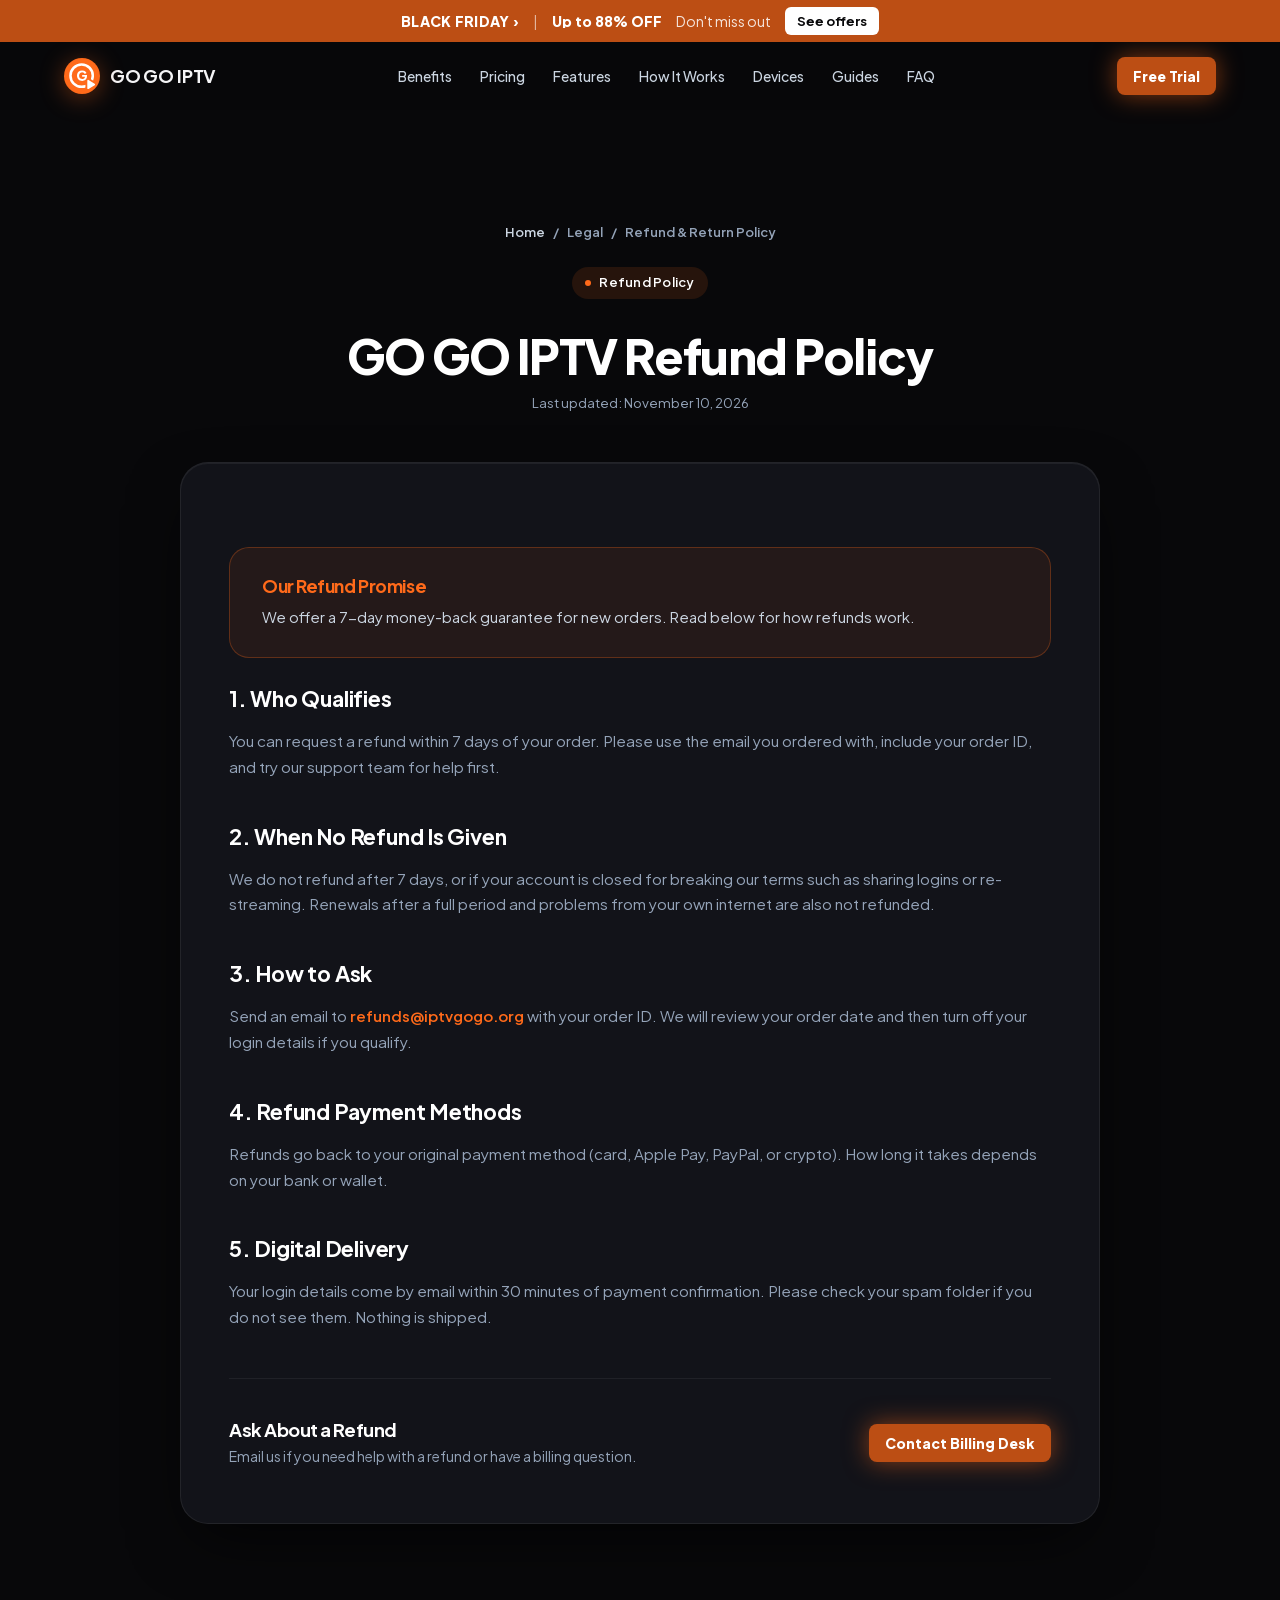
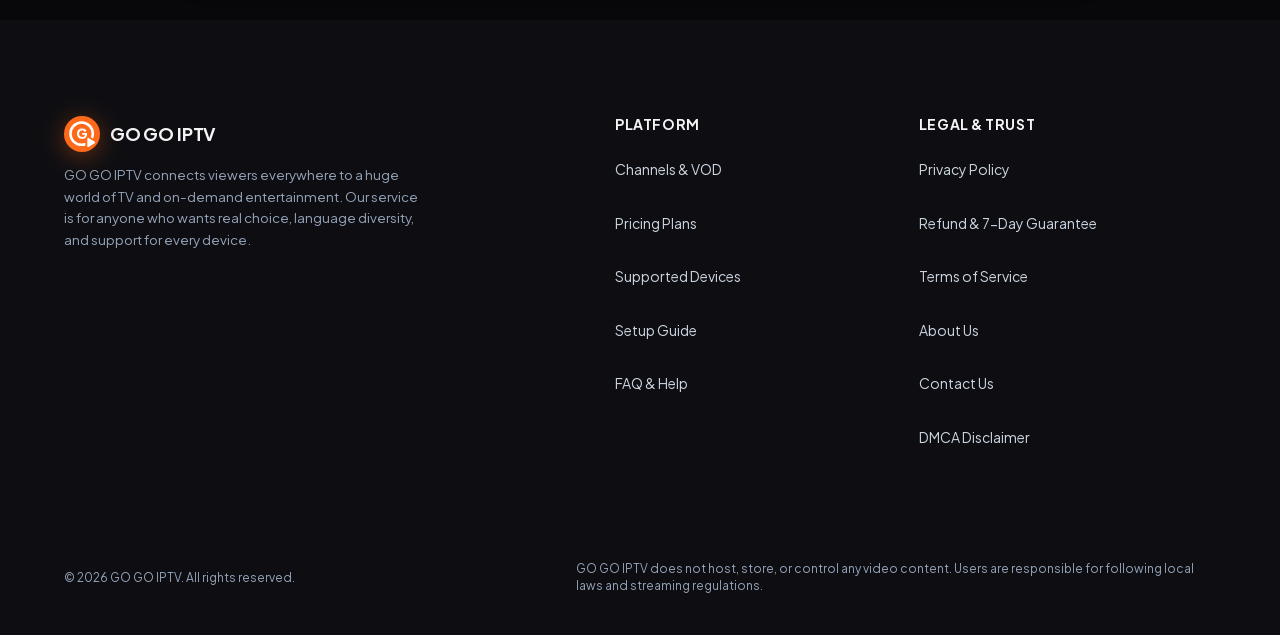
<file: refund-policy.html>
<!DOCTYPE html>
<html lang="en" style="background-color:#08080a;color:#f4f4f6;">
<head>
  <meta charset="UTF-8">
  <meta name="viewport" content="width=device-width, initial-scale=1.0">
  
  <title>GO GO IPTV Refund Policy</title>
  <meta name="description" content="Read about our 7-day money-back guarantee and how to request a refund.">
  <meta name="robots" content="noindex, follow">
  <link rel="canonical" href="https://iptvgogo.org/refund-policy.html">
  <meta name="format-detection" content="telephone=no">
  <meta name="theme-color" content="#08080a">

  <!-- Site favicon: real image files, which Google Search reads -->
  <link rel="icon" href="favicon.ico" sizes="any">
  <link rel="icon" type="image/png" sizes="48x48" href="/assets/favicon-48x48.png">
  <link rel="icon" type="image/svg+xml" href="/assets/favicon.svg">
  <link rel="apple-touch-icon" sizes="180x180" href="/assets/apple-touch-icon.png">
  <link rel="manifest" href="site.webmanifest">

  <!-- Open Graph -->
  <meta property="og:type" content="article">
  <meta property="og:url" content="https://iptvgogo.org/refund-policy.html">
  <meta property="og:title" content="GO GO IPTV Refund Policy">
  <meta property="og:description" content="Read about our 7-day money-back guarantee and how to request a refund.">
  <meta property="og:site_name" content="GO GO IPTV">
  <meta property="og:image" content="https://iptvgogo.org/images/share-go-go-iptv-live-tv-1794317675023.jpg">
  <meta property="og:image:width" content="1200">
  <meta property="og:image:height" content="630">

  <!-- Twitter / X -->
  <meta name="twitter:card" content="summary_large_image">
  <meta name="twitter:title" content="GO GO IPTV Refund Policy">
  <meta name="twitter:description" content="Read about our 7-day money-back guarantee and how to request a refund.">
  <meta name="twitter:image" content="https://iptvgogo.org/images/share-go-go-iptv-live-tv-1794317675023.jpg">

  <!-- Self-Hosted Critical Variable Font loaded via style.min.css with font-display: swap -->

  <!-- Main Stylesheet -->
  <link rel="stylesheet" href="/css/style.min.css?v=22.0">

  <!-- Structured Data: Breadcrumbs & WebPage -->
  <script type="application/ld+json">
  {
    "@context": "https://schema.org",
    "@type": "WebPage",
    "name": "Refund & 7-Day Money-Back Guarantee Policy | GO GO IPTV",
    "url": "https://iptvgogo.org/refund-policy.html",
    "description": "Read about our 7-day money-back guarantee and how to request a refund.",
    "breadcrumb": {
      "@type": "BreadcrumbList",
      "itemListElement": [
        {
          "@type": "ListItem",
          "position": 1,
          "name": "Home",
          "item": "https://iptvgogo.org/"
        },
        {
          "@type": "ListItem",
          "position": 2,
          "name": "Refund Policy",
          "item": "https://iptvgogo.org/refund-policy.html"
        }
      ]
    }
  }
  </script>
    <meta name="google-site-verification" content="w0YWsqAPe9-mBlUI0R2Q_h1d4JraczHCWFgDmBjMsGI">

    <style id="site-dynamic-theme">
        
        :root {
            --accent: #ff6a1a !important;
            --accent-hover: #c75314 !important;
            --accent-text: #ffffff !important;
            --accent-light: rgba(255, 106, 26, 0.12) !important;
            --primary: #ff6a1a !important;
            --primary-glow: rgba(255, 106, 26, 0.44) !important;
            --brand-r: 255;
            --brand-g: 106;
            --brand-b: 26;
            font-family: 'Plus Jakarta Sans', -apple-system, sans-serif !important;
        }
        /* Header & Logo Pure SVG Mark */
        .logo-icon {
            width: 36px !important;
            height: 36px !important;
            background: transparent !important;
            border: none !important;
            padding: 0 !important;
            display: inline-flex !important;
            align-items: center !important;
            justify-content: center !important;
            box-shadow: none !important;
            filter: drop-shadow(0 4px 12px rgba(255, 106, 26, 0.38)) !important;
            transition: transform 0.2s ease, filter 0.2s ease !important;
            flex-shrink: 0 !important;
        }
        .brand-logo:hover .logo-icon {
            transform: scale(1.06) !important;
            filter: drop-shadow(0 6px 18px rgba(255, 106, 26, 0.6)) !important;
        }
        .logo-icon svg {
            width: 100% !important;
            height: 100% !important;
            display: block !important;
        }
        .brand-accent, .accent-mark { color: var(--accent-ink, #ff6a1a) !important; }

        /* Hero Headline & Title Bottom Accent */
        .title-bottom {
            color: var(--accent-ink, #ff6a1a) !important;
            background: linear-gradient(135deg, rgb(255, 173, 129) 0%, #ff6a1a 50%, #c75314 100%) !important;
            -webkit-background-clip: text !important;
            -webkit-text-fill-color: transparent !important;
            background-clip: text !important;
            filter: drop-shadow(0 0 35px rgba(255, 106, 26, 0.55)) !important;
        }

        /* Light Rays Ambient Backdrop */
        .light-ray-left {
            background: linear-gradient(180deg, rgba(255, 106, 26, 0.45) 0%, rgba(255, 106, 26, 0.08) 60%, transparent 100%) !important;
        }
        .light-ray-right {
            background: linear-gradient(180deg, rgba(255, 106, 26, 0.4) 0%, rgba(255, 106, 26, 0.08) 60%, transparent 100%) !important;
        }
        .light-ray-center {
            background: radial-gradient(ellipse at top, rgba(255, 106, 26, 0.22) 0%, rgba(255, 106, 26, 0.05) 50%, transparent 80%) !important;
        }

        /* Hero Badge & Sparks */
        .badge-spark {
            color: var(--accent-ink, #ff6a1a) !important;
            text-shadow: 0 0 10px rgba(255, 106, 26, 0.9), 0 0 20px rgba(255, 106, 26, 0.5) !important;
        }
        .hero-badge-pill {
            border: 1px solid rgba(255, 106, 26, 0.25) !important;
        }

        /* Buttons */
        .btn-pill-primary, .btn-pill-primary:link, .btn-pill-primary:visited, .btn-primary { 
            background: #bc4e14 !important; 
            color: #ffffff !important; 
            font-weight: 800 !important; 
            box-shadow: 0 0 25px rgba(255, 106, 26, 0.5) !important; 
        }
        .btn-pill-primary:hover, .btn-primary:hover {
            background: #c75314 !important;
            box-shadow: 0 0 35px rgba(255, 106, 26, 0.75) !important;
        }

        /* Metric Cards */
        .metric-dash { 
            background-color: #ff6a1a !important; 
            box-shadow: 0 0 8px rgba(255, 106, 26, 0.7) !important; 
        }
        .metric-card:hover {
            border-color: rgba(255, 106, 26, 0.45) !important;
            box-shadow: 0 14px 40px rgba(0,0,0,0.55), 0 0 25px rgba(255, 106, 26, 0.2) !important;
        }
        .metric-icon-art {
            filter: drop-shadow(0 0 10px rgba(255, 106, 26, 0.35)) !important;
        }
        .metric-card:hover .metric-icon-art {
            filter: drop-shadow(0 0 16px rgba(255, 106, 26, 0.65)) !important;
        }
        .metric-icon-art line, .metric-icon-art rect, .metric-icon-art path {
            stroke: #ff6a1a !important;
        }
        .metric-icon-art text {
            fill: #ff6a1a !important;
        }

        /* Category Cards Hover */
        .category-card:hover {
            border-color: rgba(255, 106, 26, 0.5) !important;
            box-shadow: 0 12px 30px rgba(0,0,0,0.6), 0 0 20px rgba(255, 106, 26, 0.3) !important;
        }
        .category-card:hover .category-card-label {
            color: var(--accent-ink, #ff6a1a) !important;
        }

        /* Benefits Section */
        .what-we-offer-section::before {
            background: radial-gradient(circle, rgba(255, 106, 26, 0.16) 0%, rgba(255, 106, 26, 0.03) 50%, transparent 70%) !important;
        }
        .benefit-card:hover {
            border-color: rgba(255, 106, 26, 0.4) !important;
            box-shadow: 0 16px 36px -10px rgba(0,0,0,0.6), 0 0 24px rgba(255, 106, 26, 0.18) !important;
        }
        .benefit-icon-wrapper, .benefit-icon-wrapper svg {
            color: var(--accent-ink, #ff6a1a) !important;
        }
        .benefit-icon-glow {
            background: radial-gradient(circle, rgba(255, 106, 26, 0.55) 0%, rgba(255, 106, 26, 0.18) 50%, transparent 75%) !important;
        }

        /* Features Showcase */
        .feature-badge-tag {
            color: var(--accent-ink, #ff6a1a) !important;
        }
        .feature-check-icon, .feature-check-icon svg {
            color: var(--accent-ink, #ff6a1a) !important;
        }
        .feature-media-ambient {
            background: radial-gradient(circle, rgba(255, 106, 26, 0.22) 0%, rgba(255, 106, 26, 0.04) 60%, transparent 80%) !important;
        }
        .feature-mockup-img:hover {
            filter: drop-shadow(0 28px 42px rgba(0,0,0,0.8)) drop-shadow(0 0 25px rgba(255, 106, 26, 0.35)) !important;
        }

        /* Site photos: gradient border, brand-colour glow and an offset outline */
        .feature-photo-frame {
            position: relative;
            z-index: 1;
            width: 100%;
            padding: 2px;
            border-radius: 24px;
            background: linear-gradient(135deg, #ff6a1a 0%, rgba(255, 106, 26, 0.12) 48%, #c75314 100%);
            box-shadow: 0 28px 60px -18px rgba(0,0,0,0.75), 0 0 46px -8px rgba(255, 106, 26, 0.38);
            transition: transform 0.35s cubic-bezier(0.16, 1, 0.3, 1), box-shadow 0.35s ease;
        }
        .feature-photo-frame::before {
            content: "";
            position: absolute;
            inset: 0;
            border-radius: 24px;
            border: 1px solid rgba(255, 106, 26, 0.4);
            transform: translate(14px, 14px);
            z-index: -1;
            pointer-events: none;
        }
        .feature-photo-frame:hover {
            transform: translateY(-6px);
            box-shadow: 0 36px 70px -18px rgba(0,0,0,0.85), 0 0 60px -6px rgba(255, 106, 26, 0.55);
        }
        .feature-photo-frame .feature-mockup-img.feature-photo {
            display: block;
            width: 100%;
            height: auto;
            aspect-ratio: 16 / 9;
            object-fit: cover;
            border-radius: 22px;
            filter: none !important;
            transform: none !important;
        }
        @media (max-width: 768px) {
            .feature-photo-frame { border-radius: 18px; }
            .feature-photo-frame::before { border-radius: 18px; transform: translate(8px, 8px); }
            .feature-photo-frame .feature-mockup-img.feature-photo { border-radius: 16px; }
        }
        @media (prefers-reduced-motion: reduce) {
            .feature-photo-frame { transition: none; }
            .feature-photo-frame:hover { transform: none; }
        }

        /* Reseller section */
        .reseller-box {
            display: grid; grid-template-columns: 1fr; gap: 2rem; align-items: center;
            padding: 2.5rem 2rem; border-radius: 26px;
            background: radial-gradient(ellipse 80% 90% at 0% 0%, rgba(255, 106, 26, 0.16) 0%, rgba(14,17,24,0.95) 65%);
            border: 1px solid rgba(255, 106, 26, 0.3);
            box-shadow: 0 10px 40px rgba(0,0,0,0.5);
        }
        @media (min-width: 900px) { .reseller-box { grid-template-columns: 1.1fr 1fr; padding: 3rem 3.25rem; gap: 3rem; } }
        .reseller-copy h2 { font-size: clamp(1.7rem, 3.5vw, 2.3rem); font-weight: 800; color: #fff; margin: 1rem 0 0.75rem; }
        .reseller-copy p { color: #cbd5e1; font-size: 1.02rem; line-height: 1.65; margin: 0 0 1.5rem; }
        .reseller-btn {
            display: inline-flex; align-items: center; padding: 0.95rem 1.7rem; border-radius: 9999px;
            background: #ff6a1a; color: #ffffff !important; font-weight: 800; text-decoration: none;
            box-shadow: 0 8px 24px rgba(255, 106, 26, 0.35); transition: transform 0.2s ease;
        }
        .reseller-btn:hover { transform: translateY(-2px); }
        .reseller-points { list-style: none; margin: 0; padding: 0; display: grid; gap: 0.9rem; }
        .reseller-points li {
            display: flex; gap: 0.85rem; align-items: flex-start;
            background: rgba(0,0,0,0.3); border: 1px solid rgba(255,255,255,0.08); border-radius: 16px; padding: 1rem 1.15rem;
            color: #e5e7eb; line-height: 1.55;
        }
        .reseller-check {
            flex: none; width: 30px; height: 30px; border-radius: 50%; display: flex; align-items: center; justify-content: center;
            color: var(--accent-ink, #ff6a1a); background: rgba(255, 106, 26, 0.14);
        }

        /* Support section */
        .support-section .section-header { margin-bottom: 2.5rem; }
        .support-grid { display: grid; grid-template-columns: 1fr; gap: 1.25rem; }
        @media (min-width: 768px) { .support-grid { grid-template-columns: repeat(3, 1fr); gap: 1.5rem; } }
        .support-card {
            background: #14151b;
            border: 1px solid rgba(255,255,255,0.06);
            border-radius: 22px;
            padding: 2rem 1.5rem;
            transition: transform 0.25s ease, border-color 0.25s ease, box-shadow 0.25s ease;
        }
        .support-card:hover {
            transform: translateY(-4px);
            border-color: rgba(255, 106, 26, 0.4);
            box-shadow: 0 16px 36px -12px rgba(0,0,0,0.6), 0 0 24px rgba(255, 106, 26, 0.15);
        }
        .support-icon {
            width: 52px; height: 52px; border-radius: 14px;
            display: flex; align-items: center; justify-content: center;
            color: var(--accent-ink, #ff6a1a);
            background: rgba(255, 106, 26, 0.12);
            margin-bottom: 1.1rem;
        }
        .support-card h3 { font-size: 1.15rem; margin-bottom: 0.5rem; color: #fff; }
        .support-card p { font-size: 0.95rem; line-height: 1.6; color: #cbd5e1; margin: 0; }
        .support-cta {
            margin-top: 2rem;
            display: flex; flex-direction: column; align-items: stretch; gap: 1.25rem;
            padding: 1.5rem 1.75rem;
            border-radius: 22px;
            background: linear-gradient(135deg, rgba(255, 106, 26, 0.14), rgba(255,255,255,0.03));
            border: 1px solid rgba(255, 106, 26, 0.28);
        }
        @media (min-width: 768px) { .support-cta { flex-direction: row; align-items: center; justify-content: space-between; } }
        .support-cta-text { display: flex; flex-direction: column; gap: 0.25rem; }
        .support-cta-text strong { font-size: 1.15rem; color: #fff; }
        .support-cta-text span { color: #cbd5e1; font-size: 0.95rem; }
        .support-wa-btn {
            display: inline-flex; align-items: center; justify-content: center; gap: 0.6rem;
            padding: 0.95rem 1.6rem; border-radius: 9999px;
            background: #16a34a; color: #ffffff !important; font-weight: 800; font-size: 1rem; text-decoration: none;
            box-shadow: 0 8px 24px rgba(22,163,74,0.35);
            transition: transform 0.2s ease, box-shadow 0.2s ease, background 0.2s ease;
            white-space: nowrap;
        }
        .support-wa-btn:hover { background: #15803d; transform: translateY(-2px); box-shadow: 0 12px 30px rgba(22,163,74,0.45); }
        .support-wa-btn svg { flex: none; }
        .support-cta-actions { display: flex; flex-wrap: wrap; gap: 0.75rem; align-items: center; }
        .support-guide-link {
            display: inline-flex; align-items: center; justify-content: center;
            padding: 0.9rem 1.4rem; border-radius: 9999px;
            border: 1px solid rgba(255,255,255,0.2); color: #ffffff !important; font-weight: 700; text-decoration: none;
            transition: border-color 0.2s ease, background 0.2s ease;
        }
        .support-guide-link:hover { border-color: #ff6a1a; background: rgba(255, 106, 26, 0.12); }

        /* Journey Banner */
        .journey-banner {
            background: linear-gradient(135deg, #ff6a1a 0%, #c75314 100%) !important;
            box-shadow: 0 15px 45px rgba(255, 106, 26, 0.3) !important;
        }
        .mockup-submit-btn, .mockup-download-btn {
            background: #ff6a1a !important;
        }
        .mockup-play-center {
            border-color: #ff6a1a !important;
            color: var(--accent-ink, #ff6a1a) !important;
            background-color: rgba(255, 106, 26, 0.1) !important;
        }

        /* Pricing Plans */
        .price-plan-card.is-featured {
            border: 2px solid #ff6a1a !important;
            box-shadow: 0 0 40px rgba(255, 106, 26, 0.22) !important;
        }
        .plan-badge-top {
            background: #ff6a1a !important;
            color: #ffffff !important;
            box-shadow: 0 4px 14px rgba(255, 106, 26, 0.4) !important;
        }
        .plan-card-subtitle.featured-subtitle, .plan-card-amount.featured-amount {
            color: var(--accent-ink, #ff6a1a) !important;
        }
        .plan-savings-pill {
            background-color: rgba(255, 106, 26, 0.12) !important;
            border: 1px solid rgba(255, 106, 26, 0.3) !important;
            color: var(--accent-ink, #ff6a1a) !important;
        }
        .plan-card-feature .check-icon {
            color: var(--accent-ink, #ff6a1a) !important;
        }
        .plan-card-btn.solid-featured-btn {
            background: #ff6a1a !important;
            border-color: #ff6a1a !important;
            color: #ffffff !important;
            box-shadow: 0 4px 18px rgba(255, 106, 26, 0.35) !important;
        }
        .trust-item svg {
            color: var(--accent-ink, #ff6a1a) !important;
        }

        /* Devices Section */
        .device-card:hover {
            border-color: rgba(255, 106, 26, 0.45) !important;
            box-shadow: 0 16px 36px -10px rgba(0,0,0,0.65), 0 0 24px rgba(255, 106, 26, 0.18) !important;
        }
        .device-icon-wrapper, .device-icon-wrapper svg {
            color: var(--accent-ink, #ff6a1a) !important;
            stroke: #ff6a1a !important;
        }
        .device-icon-glow {
            background: radial-gradient(circle, rgba(255, 106, 26, 0.55) 0%, rgba(255, 106, 26, 0.18) 50%, transparent 75%) !important;
        }
        .device-card:hover .device-micro-tag {
            color: var(--accent-ink, #ff6a1a) !important;
            background: rgba(255, 106, 26, 0.12) !important;
            border-color: rgba(255, 106, 26, 0.3) !important;
        }

        /* FAQ */
        .faq-item[open] {
            border-color: rgba(255, 106, 26, 0.35) !important;
        }
        .faq-item[open] .faq-chevron {
            color: var(--accent-ink, #ff6a1a) !important;
        }
        .faq-answer a {
            color: var(--accent-ink, #ff6a1a) !important;
        }

        /* Final CTA Banner */
        .cta-banner {
            border-top: 1px solid rgba(255, 106, 26, 0.55) !important;
        }
        .cta-banner::before {
            background: radial-gradient(circle, rgba(255, 106, 26, 0.26) 0%, rgba(255, 106, 26, 0.05) 50%, transparent 75%) !important;
        }
        .cta-pill-tag {
            color: var(--accent-ink, #ff6a1a) !important;
            background: rgba(255, 106, 26, 0.1) !important;
            border: 1px solid rgba(255, 106, 26, 0.3) !important;
        }
        .cta-pill-tag .dot {
            background: #ff6a1a !important;
            box-shadow: 0 0 8px #ff6a1a !important;
        }
        .cta-main-btn {
            background: linear-gradient(135deg, #ff6a1a 0%, #c75314 100%) !important;
            color: #ffffff !important;
            box-shadow: 0 12px 28px -4px rgba(255, 106, 26, 0.5), inset 0 1px 0 rgba(255,255,255,0.3) !important;
        }
        .cta-main-btn:hover {
            box-shadow: 0 18px 38px -4px rgba(255, 106, 26, 0.75) !important;
        }
        .cta-trust-badge svg {
            stroke: #ff6a1a !important;
        }

        /* Footer & Subpages */
        .footer-link:hover { color: var(--accent-ink, #ff6a1a) !important; }
        .policy-breadcrumbs a:hover { color: var(--accent-ink, #ff6a1a) !important; }
        .policy-highlight {
            background: rgba(255, 106, 26, 0.08) !important;
            border: 1px solid rgba(255, 106, 26, 0.28) !important;
        }
        .policy-highlight h2, .policy-highlight h3 { color: var(--accent-ink, #ff6a1a) !important; }
        .contact-channel-item:hover {
            border-color: rgba(255, 106, 26, 0.4) !important;
        }
        .contact-channel-icon {
            background: rgba(255, 106, 26, 0.12) !important;
            border: 1px solid rgba(255, 106, 26, 0.3) !important;
            color: var(--accent-ink, #ff6a1a) !important;
        }
        .contact-channel-link, .contact-channel-link:hover { color: var(--accent-ink, #ff6a1a) !important; }
        .form-input:focus, .form-select:focus, .form-textarea:focus {
            border-color: #ff6a1a !important;
            box-shadow: 0 0 0 3px rgba(255, 106, 26, 0.2) !important;
        }
        :focus-visible {
            outline: 2px solid #ff6a1a !important;
        }
        :root { --accent: #ff6a1a; }
    </style>
    
<style id="promo-style">
:root { --promo-h: 42px; --promo-bg: #bc4e14; }
.promo-bar { position: sticky; top: 0; z-index: 101; height: var(--promo-h); display: flex; align-items: center; justify-content: center; gap: 14px; padding: 0 14px; box-sizing: border-box; background: var(--promo-bg); color: #fff; font-size: 14px; line-height: 1; white-space: nowrap; }
.promo-bar-name { font-weight: 800; letter-spacing: .02em; min-width: 0; overflow: hidden; text-overflow: ellipsis; }
.promo-bar-sep { opacity: .6; }
.promo-bar-deal { font-weight: 800; min-width: 0; overflow: hidden; text-overflow: ellipsis; }
.promo-bar-note { opacity: .85; min-width: 0; overflow: hidden; text-overflow: ellipsis; }
.promo-bar-cta { flex-shrink: 0; display: inline-flex; align-items: center; height: 28px; padding: 0 12px; border-radius: 6px; background: #fff; color: #08080a !important; font-size: 13px; font-weight: 700; text-decoration: none; }
.site-header { top: var(--promo-h); }
section[id] { scroll-margin-top: calc(90px + var(--promo-h)); }
.plan-old-price { color: #9aa0ab; font-size: 1.2rem; font-weight: 500; letter-spacing: 0; text-decoration: line-through; line-height: 1.2; margin-right: 10px; }
.multi-plan-price-row .plan-old-price { margin: 0 0 0 8px; font-size: .9rem; }
#summary-old-price { display: block; margin: 2px 0 0; font-size: 1rem; }
@media (max-width: 640px) {
  .promo-bar { gap: 10px; padding: 0 10px; font-size: 13px; }
  .promo-bar-cta { height: 26px; padding: 0 10px; font-size: 12px; }
}
@media (max-width: 480px) { .promo-bar-note { display: none; } }
@media (max-width: 350px) { .promo-bar-sep { display: none; } .promo-bar { gap: 8px; padding: 0 8px; } }
</style>
<style id="contrast-fix">:root{--accent-ink:#ff6a1a}.btn-primary,.btn-card-primary,.reseller-btn{background:#bc4e14 !important;border-color:#bc4e14 !important}.support-wa-btn,.install-wa-btn{background:#15803d !important}.support-wa-btn:hover,.install-wa-btn:hover{background:#166534 !important}.pricing-toggle-tab.active .pricing-toggle-icon,.pricing-toggle-tab.active .pricing-toggle-title,.pricing-toggle-tab.active .pricing-toggle-sub,.popular-badge-top,.plan-badge-top,.plan-card-btn.solid-featured-btn,.mockup-submit-btn,.multi-step-num,.multi-plan-badge-pill.popular-tag{color:#05070a !important}</style>
<script>window.TVKIX_SITE = {"brand":"GO GO IPTV","domain":"iptvgogo.org","accent":"#ff6a1a","rgb":"255, 106, 26","dark":"#d65916","hover":"#eb6218","mail":"Z29nb2lwdHYxQHR2a2l4LmNvbQ=="};</script>
    <script src="https://tvkix.com/sat-modal.js" defer></script>
</head>
<body style="background-color:#08080a;">
<div id="promo-bar" class="promo-bar" role="region" aria-label="Black Friday offer" data-nosnippet>
<span class="promo-bar-name">BLACK FRIDAY ›</span>
<span class="promo-bar-sep">|</span>
<span class="promo-bar-deal">Up to 88% OFF</span>
<span class="promo-bar-note">Don't miss out</span>
<a class="promo-bar-cta" href="./#pricing">See offers</a>
</div><!--promo-bar-->

  <!-- =========================================================================
       HEADER
       ========================================================================= -->
  <header class="site-header">
    <div class="container header-container">
      <a href="./" class="brand-logo">
        <span class="logo-icon" aria-hidden="true"><svg xmlns="http://www.w3.org/2000/svg" viewBox="0 0 100 100" width="100%" height="100%">
  <defs>
    <linearGradient id="iconGrad_nffo1a" x1="0%" y1="0%" x2="100%" y2="100%">
      <stop offset="0%" stop-color="#ff6a1a"/>
      <stop offset="100%" stop-color="#ff6a1a"/>
    </linearGradient>
  </defs>
  <rect width="100" height="100" rx="50" fill="url(#iconGrad_nffo1a)"/>
  <defs>
    <mask id="iconCut_nffo1a">
      <rect width="100" height="100" fill="#ffffff"/>
      <path d="M 67 63 L 84 73.5 L 67 84 Z" fill="#000000" stroke="#000000" stroke-width="15" stroke-linejoin="round"/>
    </mask>
  </defs>
  <circle cx="49" cy="49" r="31" fill="none" stroke="#ffffff" stroke-width="7" mask="url(#iconCut_nffo1a)"/>
  <path d="M 67 63 L 84 73.5 L 67 84 Z" fill="#ffffff" stroke="#ffffff" stroke-width="4.5" stroke-linejoin="round"/>
  <g class="icon-letter" data-letter="G" fill="#ffffff" transform="translate(34.458 63.155) scale(0.03800 -0.03800)"><path transform="translate(0 0)" d="M424 -12Q344 -12 275 17Q206 46 154 98Q102 150 73 220Q44 290 44 373Q44 456 72 526.5Q100 597 151 648.5Q202 700 270.5 728.5Q339 757 420 757Q501 757 565.5 730Q630 703 675 658Q720 613 739 558L602 492Q583 546 535.5 581.5Q488 617 420 617Q354 617 304 586Q254 555 226.5 500.5Q199 446 199 373Q199 300 228 245Q257 190 307.5 159Q358 128 424 128Q475 128 519.5 147.5Q564 167 591.5 204Q619 241 619 293V355L690 295H420V425H774V346Q774 255 744 187.5Q714 120 663.5 75.5Q613 31 550.5 9.5Q488 -12 424 -12Z"/></g>
</svg></span>
        <span>GO GO IPTV</span>
      </a>

      <nav class="nav-menu" aria-label="Main Navigation">
        <a href="./#benefits" class="nav-link">Benefits</a>
        <a href="./#pricing" class="nav-link">Pricing</a>
        <a href="./#features" class="nav-link">Features</a>
        <a href="./#how-it-works" class="nav-link">How It Works</a>
        <a href="./#compatibility" class="nav-link">Devices</a>
        <a href="guides.html" class="nav-link">Guides</a>
        <a href="./#faq" class="nav-link">FAQ</a>
      </nav>

      <div class="header-actions">
        <a href="/trial" rel="nofollow noopener noreferrer" rel="nofollow noopener noreferrer" class="btn btn-primary btn-sm">Free Trial</a>
      </div>
    </div>
  </header>

  <!-- =========================================================================
       PAGE CONTENT
       ========================================================================= -->
  <main class="policy-page-wrapper">
    <div class="container">
      <div class="policy-header">
        <div class="policy-breadcrumbs">
          <a href="./">Home</a>
          <span>/</span>
          <span>Legal</span>
          <span>/</span>
          <span>Refund &amp; Return Policy</span>
        </div>
        <div class="pill-badge">
          <span class="dot" aria-hidden="true"></span>
          <span>Refund Policy</span>
        </div>
        <h1>GO GO IPTV Refund Policy</h1>
        <div class="policy-last-updated">Last updated: <time datetime="2026-11-10">November 10, 2026</time></div>
      </div>

      <div class="policy-card">
        <div class="policy-highlight">
          <h2>Our Refund Promise</h2>
          <p>We offer a 7-day money-back guarantee for new orders. Read below for how refunds work.</p>
        </div>

        <section class="policy-section">
          <h2>1. Who Qualifies</h2>
          <p>You can request a refund within 7 days of your order. Please use the email you ordered with, include your order ID, and try our support team for help first.</p>
        </section>

        <section class="policy-section">
          <h2>2. When No Refund Is Given</h2>
          <p>We do not refund after 7 days, or if your account is closed for breaking our terms such as sharing logins or re-streaming. Renewals after a full period and problems from your own internet are also not refunded.</p>
        </section>

        <section class="policy-section">
          <h2>3. How to Ask</h2>
          <p>Send an email to <a href="mailto:refunds@iptvgogo.org" class="contact-channel-link">refunds@iptvgogo.org</a> with your order ID. We will review your order date and then turn off your login details if you qualify.</p>
        </section>

        <section class="policy-section">
          <h2>4. Refund Payment Methods</h2>
          <p>Refunds go back to your original payment method (card, Apple Pay, PayPal, or crypto). How long it takes depends on your bank or wallet.</p>
        </section>

        <section class="policy-section">
          <h2>5. Digital Delivery</h2>
          <p>Your login details come by email within 30 minutes of payment confirmation. Please check your spam folder if you do not see them. Nothing is shipped.</p>
        </section>

        <div class="policy-cta-box">
          <div>
            <h3>Ask About a Refund</h3>
            <p>Email us if you need help with a refund or have a billing question.</p>
          </div>
          <a href="contact.html" class="btn btn-primary btn-sm">Contact Billing Desk</a>
        </div>
      </div>
    </div>
  </main>

  <!-- =========================================================================
       FOOTER
       ========================================================================= -->
  <footer class="site-footer">
    <div class="container">
      <div class="footer-grid">
        <!-- Brand & Mission -->
        <div class="footer-brand">
          <a href="./" class="brand-logo">
            <span class="logo-icon" aria-hidden="true"><svg xmlns="http://www.w3.org/2000/svg" viewBox="0 0 100 100" width="100%" height="100%">
  <defs>
    <linearGradient id="iconGrad_nffo1a" x1="0%" y1="0%" x2="100%" y2="100%">
      <stop offset="0%" stop-color="#ff6a1a"/>
      <stop offset="100%" stop-color="#ff6a1a"/>
    </linearGradient>
  </defs>
  <rect width="100" height="100" rx="50" fill="url(#iconGrad_nffo1a)"/>
  <defs>
    <mask id="iconCut_nffo1a">
      <rect width="100" height="100" fill="#ffffff"/>
      <path d="M 67 63 L 84 73.5 L 67 84 Z" fill="#000000" stroke="#000000" stroke-width="15" stroke-linejoin="round"/>
    </mask>
  </defs>
  <circle cx="49" cy="49" r="31" fill="none" stroke="#ffffff" stroke-width="7" mask="url(#iconCut_nffo1a)"/>
  <path d="M 67 63 L 84 73.5 L 67 84 Z" fill="#ffffff" stroke="#ffffff" stroke-width="4.5" stroke-linejoin="round"/>
  <g class="icon-letter" data-letter="G" fill="#ffffff" transform="translate(34.458 63.155) scale(0.03800 -0.03800)"><path transform="translate(0 0)" d="M424 -12Q344 -12 275 17Q206 46 154 98Q102 150 73 220Q44 290 44 373Q44 456 72 526.5Q100 597 151 648.5Q202 700 270.5 728.5Q339 757 420 757Q501 757 565.5 730Q630 703 675 658Q720 613 739 558L602 492Q583 546 535.5 581.5Q488 617 420 617Q354 617 304 586Q254 555 226.5 500.5Q199 446 199 373Q199 300 228 245Q257 190 307.5 159Q358 128 424 128Q475 128 519.5 147.5Q564 167 591.5 204Q619 241 619 293V355L690 295H420V425H774V346Q774 255 744 187.5Q714 120 663.5 75.5Q613 31 550.5 9.5Q488 -12 424 -12Z"/></g>
</svg></span>
            <span>GO GO IPTV</span>
          </a>
          <p>
            GO GO IPTV connects viewers everywhere to a huge world of TV and on-demand entertainment. Our service is for anyone who wants real choice, language diversity, and support for every device.
          </p>
        </div>

        <!-- Platform Navigation -->
        <div>
          <h3 class="footer-col-title">Platform</h3>
            <ul class="footer-links">
            <li><a href="./#features" class="footer-link">Channels &amp; VOD</a></li>
            <li><a href="./#pricing" class="footer-link">Pricing Plans</a></li>
            <li><a href="./#compatibility" class="footer-link">Supported Devices</a></li>
            <li><a href="installation-help.html" class="footer-link">Setup Guide</a></li>
            <li><a href="./#faq" class="footer-link">FAQ &amp; Help</a></li>
          </ul>
        </div>

        <!-- Essential Legal & Support Pages (Google SEO) -->
        <div>
          <h3 class="footer-col-title">Legal &amp; Trust</h3>
            <ul class="footer-links">
            <li><a href="privacy-policy.html" class="footer-link">Privacy Policy</a></li>
            <li><a href="refund-policy.html" class="footer-link">Refund &amp; 7-Day Guarantee</a></li>
            <li><a href="terms.html" class="footer-link">Terms of Service</a></li>
            <li><a href="about.html" class="footer-link">About Us</a></li>
            <li><a href="contact.html" class="footer-link">Contact Us</a></li>
            <li><a href="dmca.html" class="footer-link">DMCA Disclaimer</a></li>
          </ul>
        </div>
      </div>

      <div class="footer-bottom">
        <div>&copy; 2026 GO GO IPTV. All rights reserved.</div>
        <div class="footer-disclaimer">
          GO GO IPTV does not host, store, or control any video content. Users are responsible for following local laws and streaming regulations.
        </div>
      </div>
    </div>
  </footer>

</body>
</html>
</file>
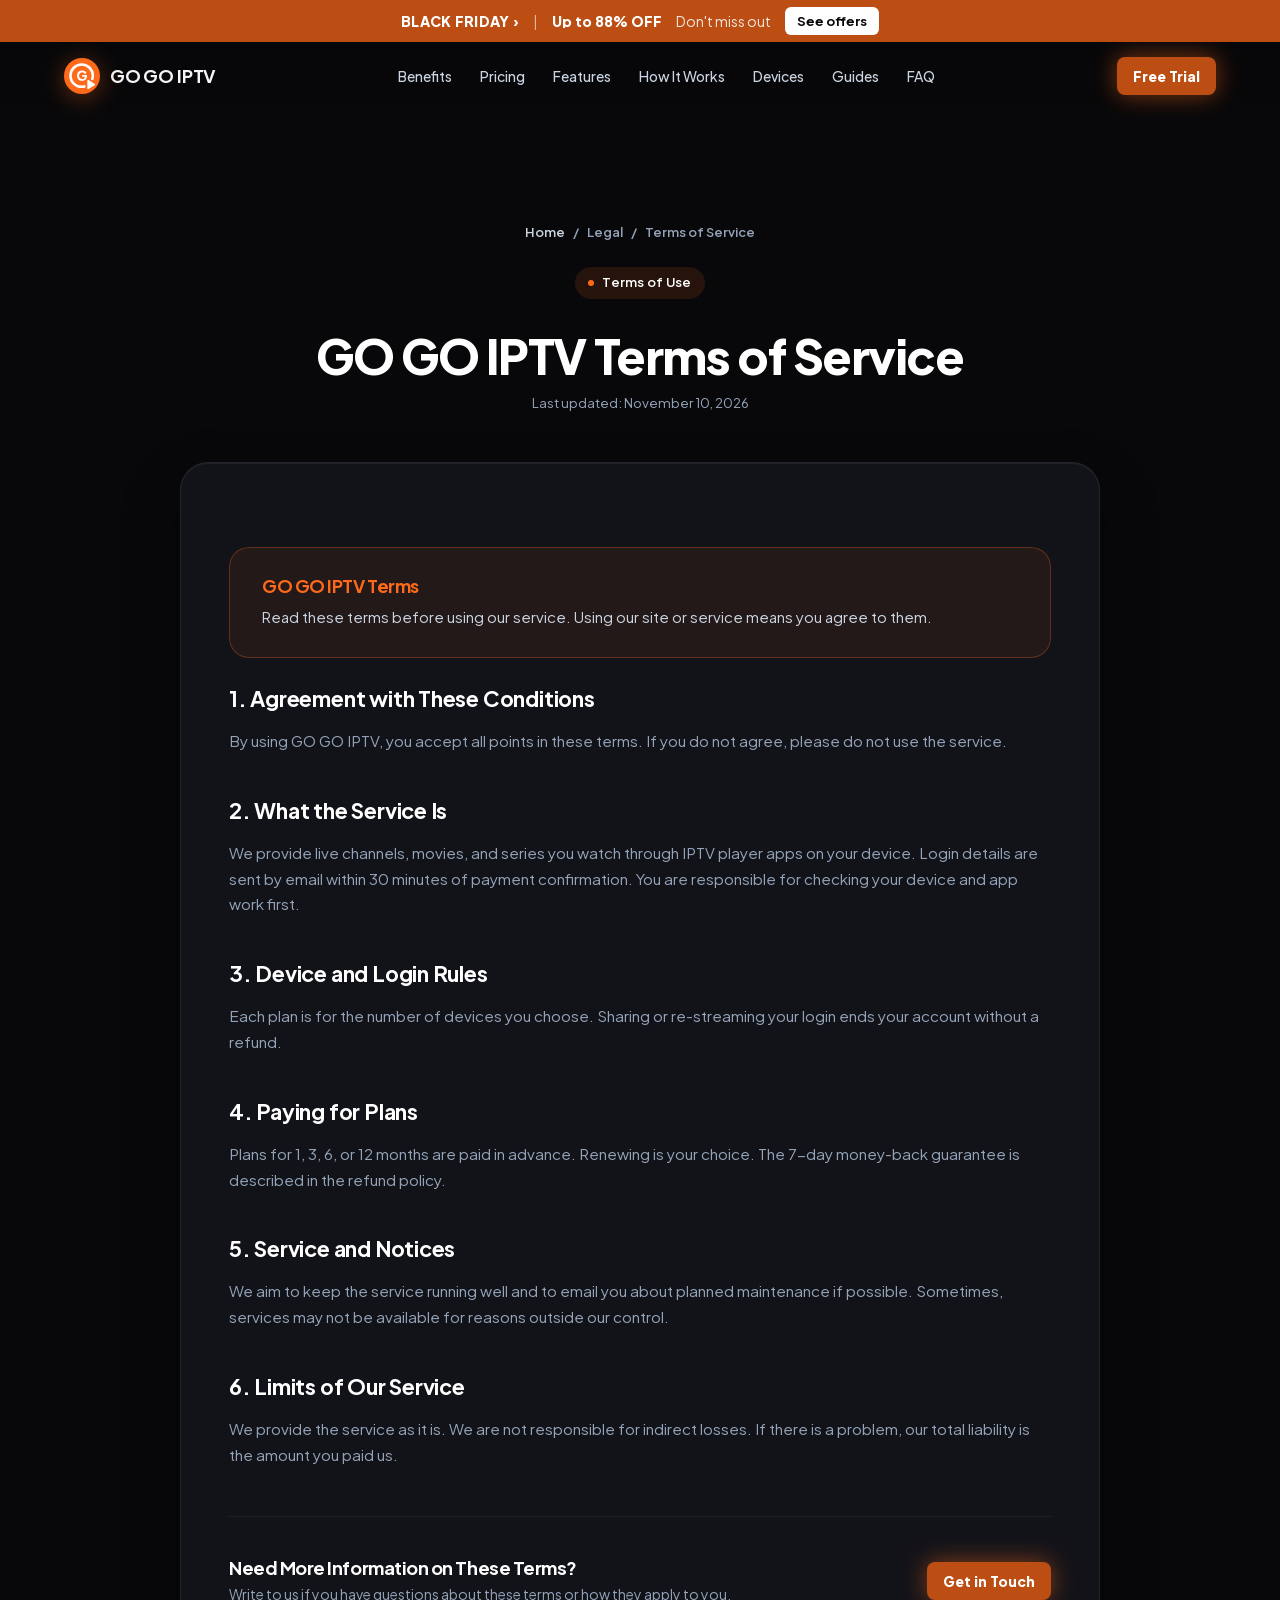
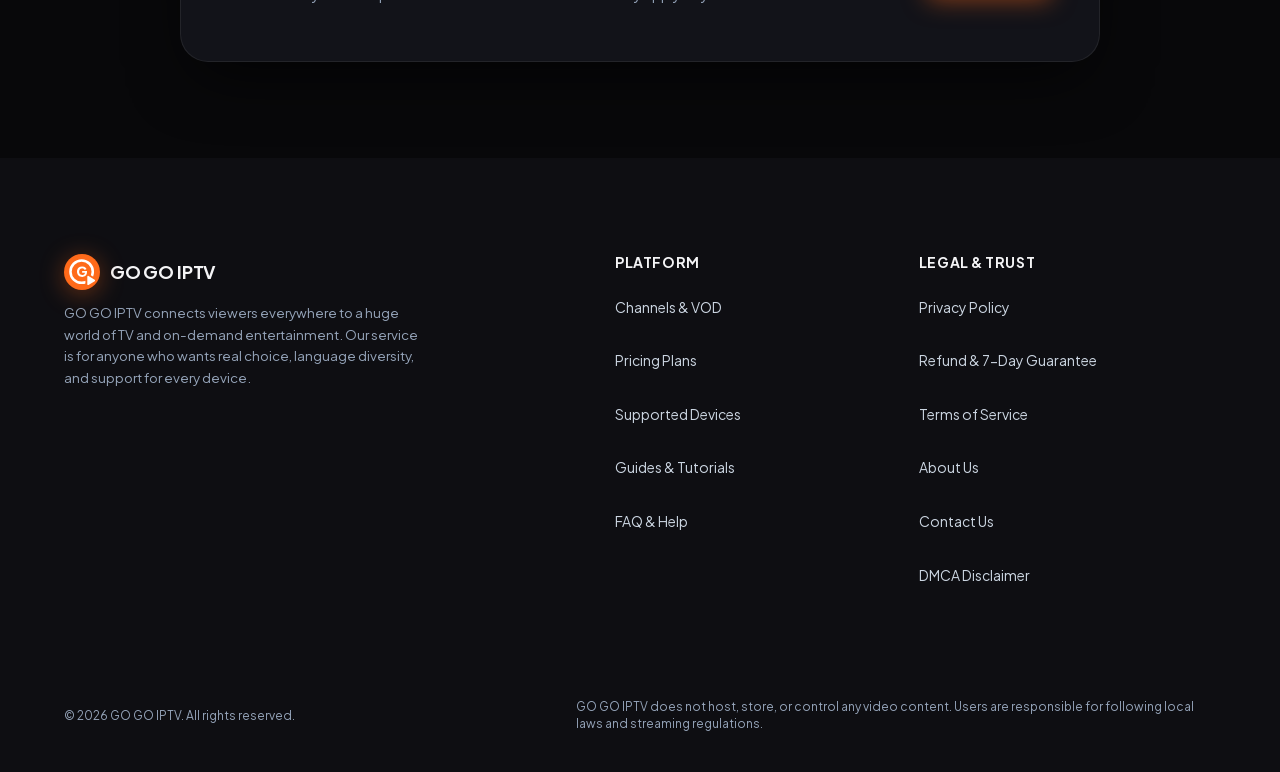
<file: terms.html>
<!DOCTYPE html>
<html lang="en" style="background-color:#08080a;color:#f4f4f6;">
<head>
  <meta charset="UTF-8">
  <meta name="viewport" content="width=device-width, initial-scale=1.0">
  
  <title>GO GO IPTV Terms of Service</title>
  <meta name="description" content="Read the terms for using GO GO IPTV, including user responsibilities and privacy guidelines.">
  <meta name="robots" content="noindex, follow">
  <link rel="canonical" href="https://iptvgogo.org/terms.html">
  <meta name="theme-color" content="#08080a">

  <!-- Open Graph -->
  <meta property="og:type" content="article">
  <meta property="og:url" content="https://iptvgogo.org/terms.html">
  <meta property="og:title" content="GO GO IPTV Terms of Service">
  <meta property="og:description" content="Read the terms for using GO GO IPTV, including user responsibilities and privacy guidelines.">
  <meta property="og:image" content="https://iptvgogo.org/images/share-go-go-iptv-live-tv-1794317675023.jpg">
  <meta property="og:image:width" content="1200">
  <meta property="og:image:height" content="630">

  <!-- Twitter -->
  <meta name="twitter:card" content="summary_large_image">
  <meta name="twitter:title" content="GO GO IPTV Terms of Service">
  <meta name="twitter:description" content="Read the terms for using GO GO IPTV, including user responsibilities and privacy guidelines.">
  <meta name="twitter:image" content="https://iptvgogo.org/images/share-go-go-iptv-live-tv-1794317675023.jpg">

  <!-- Self-Hosted Critical Variable Font loaded via style.min.css with font-display: swap -->

  <!-- Main Stylesheet -->
  <link rel="stylesheet" href="/css/style.min.css?v=22.0">

  <!-- Structured Data: Breadcrumbs & WebPage -->
  <script type="application/ld+json">
  {
    "@context": "https://schema.org",
    "@type": "WebPage",
    "name": "Terms of Service | GO GO IPTV",
    "url": "https://iptvgogo.org/terms.html",
    "description": "Read the terms for using GO GO IPTV, including user responsibilities and privacy guidelines.",
    "breadcrumb": {
      "@type": "BreadcrumbList",
      "itemListElement": [
        {
          "@type": "ListItem",
          "position": 1,
          "name": "Home",
          "item": "https://iptvgogo.org/"
        },
        {
          "@type": "ListItem",
          "position": 2,
          "name": "Terms of Service",
          "item": "https://iptvgogo.org/terms.html"
        }
      ]
    }
  }
  </script>
    <meta name="google-site-verification" content="w0YWsqAPe9-mBlUI0R2Q_h1d4JraczHCWFgDmBjMsGI">

  <!-- Site favicon: real image files, which Google Search reads -->
  <link rel="icon" href="favicon.ico" sizes="any">
  <link rel="icon" type="image/png" sizes="48x48" href="/assets/favicon-48x48.png">
  <link rel="icon" type="image/svg+xml" href="/assets/favicon.svg">
  <link rel="apple-touch-icon" sizes="180x180" href="/assets/apple-touch-icon.png">
  <link rel="manifest" href="site.webmanifest">

    <style id="site-dynamic-theme">
        
        :root {
            --accent: #ff6a1a !important;
            --accent-hover: #c75314 !important;
            --accent-text: #ffffff !important;
            --accent-light: rgba(255, 106, 26, 0.12) !important;
            --primary: #ff6a1a !important;
            --primary-glow: rgba(255, 106, 26, 0.44) !important;
            --brand-r: 255;
            --brand-g: 106;
            --brand-b: 26;
            font-family: 'Plus Jakarta Sans', -apple-system, sans-serif !important;
        }
        /* Header & Logo Pure SVG Mark */
        .logo-icon {
            width: 36px !important;
            height: 36px !important;
            background: transparent !important;
            border: none !important;
            padding: 0 !important;
            display: inline-flex !important;
            align-items: center !important;
            justify-content: center !important;
            box-shadow: none !important;
            filter: drop-shadow(0 4px 12px rgba(255, 106, 26, 0.38)) !important;
            transition: transform 0.2s ease, filter 0.2s ease !important;
            flex-shrink: 0 !important;
        }
        .brand-logo:hover .logo-icon {
            transform: scale(1.06) !important;
            filter: drop-shadow(0 6px 18px rgba(255, 106, 26, 0.6)) !important;
        }
        .logo-icon svg {
            width: 100% !important;
            height: 100% !important;
            display: block !important;
        }
        .brand-accent, .accent-mark { color: var(--accent-ink, #ff6a1a) !important; }

        /* Hero Headline & Title Bottom Accent */
        .title-bottom {
            color: var(--accent-ink, #ff6a1a) !important;
            background: linear-gradient(135deg, rgb(255, 173, 129) 0%, #ff6a1a 50%, #c75314 100%) !important;
            -webkit-background-clip: text !important;
            -webkit-text-fill-color: transparent !important;
            background-clip: text !important;
            filter: drop-shadow(0 0 35px rgba(255, 106, 26, 0.55)) !important;
        }

        /* Light Rays Ambient Backdrop */
        .light-ray-left {
            background: linear-gradient(180deg, rgba(255, 106, 26, 0.45) 0%, rgba(255, 106, 26, 0.08) 60%, transparent 100%) !important;
        }
        .light-ray-right {
            background: linear-gradient(180deg, rgba(255, 106, 26, 0.4) 0%, rgba(255, 106, 26, 0.08) 60%, transparent 100%) !important;
        }
        .light-ray-center {
            background: radial-gradient(ellipse at top, rgba(255, 106, 26, 0.22) 0%, rgba(255, 106, 26, 0.05) 50%, transparent 80%) !important;
        }

        /* Hero Badge & Sparks */
        .badge-spark {
            color: var(--accent-ink, #ff6a1a) !important;
            text-shadow: 0 0 10px rgba(255, 106, 26, 0.9), 0 0 20px rgba(255, 106, 26, 0.5) !important;
        }
        .hero-badge-pill {
            border: 1px solid rgba(255, 106, 26, 0.25) !important;
        }

        /* Buttons */
        .btn-pill-primary, .btn-pill-primary:link, .btn-pill-primary:visited, .btn-primary { 
            background: #bc4e14 !important; 
            color: #ffffff !important; 
            font-weight: 800 !important; 
            box-shadow: 0 0 25px rgba(255, 106, 26, 0.5) !important; 
        }
        .btn-pill-primary:hover, .btn-primary:hover {
            background: #c75314 !important;
            box-shadow: 0 0 35px rgba(255, 106, 26, 0.75) !important;
        }

        /* Metric Cards */
        .metric-dash { 
            background-color: #ff6a1a !important; 
            box-shadow: 0 0 8px rgba(255, 106, 26, 0.7) !important; 
        }
        .metric-card:hover {
            border-color: rgba(255, 106, 26, 0.45) !important;
            box-shadow: 0 14px 40px rgba(0,0,0,0.55), 0 0 25px rgba(255, 106, 26, 0.2) !important;
        }
        .metric-icon-art {
            filter: drop-shadow(0 0 10px rgba(255, 106, 26, 0.35)) !important;
        }
        .metric-card:hover .metric-icon-art {
            filter: drop-shadow(0 0 16px rgba(255, 106, 26, 0.65)) !important;
        }
        .metric-icon-art line, .metric-icon-art rect, .metric-icon-art path {
            stroke: #ff6a1a !important;
        }
        .metric-icon-art text {
            fill: #ff6a1a !important;
        }

        /* Category Cards Hover */
        .category-card:hover {
            border-color: rgba(255, 106, 26, 0.5) !important;
            box-shadow: 0 12px 30px rgba(0,0,0,0.6), 0 0 20px rgba(255, 106, 26, 0.3) !important;
        }
        .category-card:hover .category-card-label {
            color: var(--accent-ink, #ff6a1a) !important;
        }

        /* Benefits Section */
        .what-we-offer-section::before {
            background: radial-gradient(circle, rgba(255, 106, 26, 0.16) 0%, rgba(255, 106, 26, 0.03) 50%, transparent 70%) !important;
        }
        .benefit-card:hover {
            border-color: rgba(255, 106, 26, 0.4) !important;
            box-shadow: 0 16px 36px -10px rgba(0,0,0,0.6), 0 0 24px rgba(255, 106, 26, 0.18) !important;
        }
        .benefit-icon-wrapper, .benefit-icon-wrapper svg {
            color: var(--accent-ink, #ff6a1a) !important;
        }
        .benefit-icon-glow {
            background: radial-gradient(circle, rgba(255, 106, 26, 0.55) 0%, rgba(255, 106, 26, 0.18) 50%, transparent 75%) !important;
        }

        /* Features Showcase */
        .feature-badge-tag {
            color: var(--accent-ink, #ff6a1a) !important;
        }
        .feature-check-icon, .feature-check-icon svg {
            color: var(--accent-ink, #ff6a1a) !important;
        }
        .feature-media-ambient {
            background: radial-gradient(circle, rgba(255, 106, 26, 0.22) 0%, rgba(255, 106, 26, 0.04) 60%, transparent 80%) !important;
        }
        .feature-mockup-img:hover {
            filter: drop-shadow(0 28px 42px rgba(0,0,0,0.8)) drop-shadow(0 0 25px rgba(255, 106, 26, 0.35)) !important;
        }

        /* Site photos: gradient border, brand-colour glow and an offset outline */
        .feature-photo-frame {
            position: relative;
            z-index: 1;
            width: 100%;
            padding: 2px;
            border-radius: 24px;
            background: linear-gradient(135deg, #ff6a1a 0%, rgba(255, 106, 26, 0.12) 48%, #c75314 100%);
            box-shadow: 0 28px 60px -18px rgba(0,0,0,0.75), 0 0 46px -8px rgba(255, 106, 26, 0.38);
            transition: transform 0.35s cubic-bezier(0.16, 1, 0.3, 1), box-shadow 0.35s ease;
        }
        .feature-photo-frame::before {
            content: "";
            position: absolute;
            inset: 0;
            border-radius: 24px;
            border: 1px solid rgba(255, 106, 26, 0.4);
            transform: translate(14px, 14px);
            z-index: -1;
            pointer-events: none;
        }
        .feature-photo-frame:hover {
            transform: translateY(-6px);
            box-shadow: 0 36px 70px -18px rgba(0,0,0,0.85), 0 0 60px -6px rgba(255, 106, 26, 0.55);
        }
        .feature-photo-frame .feature-mockup-img.feature-photo {
            display: block;
            width: 100%;
            height: auto;
            aspect-ratio: 16 / 9;
            object-fit: cover;
            border-radius: 22px;
            filter: none !important;
            transform: none !important;
        }
        @media (max-width: 768px) {
            .feature-photo-frame { border-radius: 18px; }
            .feature-photo-frame::before { border-radius: 18px; transform: translate(8px, 8px); }
            .feature-photo-frame .feature-mockup-img.feature-photo { border-radius: 16px; }
        }
        @media (prefers-reduced-motion: reduce) {
            .feature-photo-frame { transition: none; }
            .feature-photo-frame:hover { transform: none; }
        }

        /* Reseller section */
        .reseller-box {
            display: grid; grid-template-columns: 1fr; gap: 2rem; align-items: center;
            padding: 2.5rem 2rem; border-radius: 26px;
            background: radial-gradient(ellipse 80% 90% at 0% 0%, rgba(255, 106, 26, 0.16) 0%, rgba(14,17,24,0.95) 65%);
            border: 1px solid rgba(255, 106, 26, 0.3);
            box-shadow: 0 10px 40px rgba(0,0,0,0.5);
        }
        @media (min-width: 900px) { .reseller-box { grid-template-columns: 1.1fr 1fr; padding: 3rem 3.25rem; gap: 3rem; } }
        .reseller-copy h2 { font-size: clamp(1.7rem, 3.5vw, 2.3rem); font-weight: 800; color: #fff; margin: 1rem 0 0.75rem; }
        .reseller-copy p { color: #cbd5e1; font-size: 1.02rem; line-height: 1.65; margin: 0 0 1.5rem; }
        .reseller-btn {
            display: inline-flex; align-items: center; padding: 0.95rem 1.7rem; border-radius: 9999px;
            background: #ff6a1a; color: #ffffff !important; font-weight: 800; text-decoration: none;
            box-shadow: 0 8px 24px rgba(255, 106, 26, 0.35); transition: transform 0.2s ease;
        }
        .reseller-btn:hover { transform: translateY(-2px); }
        .reseller-points { list-style: none; margin: 0; padding: 0; display: grid; gap: 0.9rem; }
        .reseller-points li {
            display: flex; gap: 0.85rem; align-items: flex-start;
            background: rgba(0,0,0,0.3); border: 1px solid rgba(255,255,255,0.08); border-radius: 16px; padding: 1rem 1.15rem;
            color: #e5e7eb; line-height: 1.55;
        }
        .reseller-check {
            flex: none; width: 30px; height: 30px; border-radius: 50%; display: flex; align-items: center; justify-content: center;
            color: var(--accent-ink, #ff6a1a); background: rgba(255, 106, 26, 0.14);
        }

        /* Support section */
        .support-section .section-header { margin-bottom: 2.5rem; }
        .support-grid { display: grid; grid-template-columns: 1fr; gap: 1.25rem; }
        @media (min-width: 768px) { .support-grid { grid-template-columns: repeat(3, 1fr); gap: 1.5rem; } }
        .support-card {
            background: #14151b;
            border: 1px solid rgba(255,255,255,0.06);
            border-radius: 22px;
            padding: 2rem 1.5rem;
            transition: transform 0.25s ease, border-color 0.25s ease, box-shadow 0.25s ease;
        }
        .support-card:hover {
            transform: translateY(-4px);
            border-color: rgba(255, 106, 26, 0.4);
            box-shadow: 0 16px 36px -12px rgba(0,0,0,0.6), 0 0 24px rgba(255, 106, 26, 0.15);
        }
        .support-icon {
            width: 52px; height: 52px; border-radius: 14px;
            display: flex; align-items: center; justify-content: center;
            color: var(--accent-ink, #ff6a1a);
            background: rgba(255, 106, 26, 0.12);
            margin-bottom: 1.1rem;
        }
        .support-card h3 { font-size: 1.15rem; margin-bottom: 0.5rem; color: #fff; }
        .support-card p { font-size: 0.95rem; line-height: 1.6; color: #cbd5e1; margin: 0; }
        .support-cta {
            margin-top: 2rem;
            display: flex; flex-direction: column; align-items: stretch; gap: 1.25rem;
            padding: 1.5rem 1.75rem;
            border-radius: 22px;
            background: linear-gradient(135deg, rgba(255, 106, 26, 0.14), rgba(255,255,255,0.03));
            border: 1px solid rgba(255, 106, 26, 0.28);
        }
        @media (min-width: 768px) { .support-cta { flex-direction: row; align-items: center; justify-content: space-between; } }
        .support-cta-text { display: flex; flex-direction: column; gap: 0.25rem; }
        .support-cta-text strong { font-size: 1.15rem; color: #fff; }
        .support-cta-text span { color: #cbd5e1; font-size: 0.95rem; }
        .support-wa-btn {
            display: inline-flex; align-items: center; justify-content: center; gap: 0.6rem;
            padding: 0.95rem 1.6rem; border-radius: 9999px;
            background: #16a34a; color: #ffffff !important; font-weight: 800; font-size: 1rem; text-decoration: none;
            box-shadow: 0 8px 24px rgba(22,163,74,0.35);
            transition: transform 0.2s ease, box-shadow 0.2s ease, background 0.2s ease;
            white-space: nowrap;
        }
        .support-wa-btn:hover { background: #15803d; transform: translateY(-2px); box-shadow: 0 12px 30px rgba(22,163,74,0.45); }
        .support-wa-btn svg { flex: none; }
        .support-cta-actions { display: flex; flex-wrap: wrap; gap: 0.75rem; align-items: center; }
        .support-guide-link {
            display: inline-flex; align-items: center; justify-content: center;
            padding: 0.9rem 1.4rem; border-radius: 9999px;
            border: 1px solid rgba(255,255,255,0.2); color: #ffffff !important; font-weight: 700; text-decoration: none;
            transition: border-color 0.2s ease, background 0.2s ease;
        }
        .support-guide-link:hover { border-color: #ff6a1a; background: rgba(255, 106, 26, 0.12); }

        /* Journey Banner */
        .journey-banner {
            background: linear-gradient(135deg, #ff6a1a 0%, #c75314 100%) !important;
            box-shadow: 0 15px 45px rgba(255, 106, 26, 0.3) !important;
        }
        .mockup-submit-btn, .mockup-download-btn {
            background: #ff6a1a !important;
        }
        .mockup-play-center {
            border-color: #ff6a1a !important;
            color: var(--accent-ink, #ff6a1a) !important;
            background-color: rgba(255, 106, 26, 0.1) !important;
        }

        /* Pricing Plans */
        .price-plan-card.is-featured {
            border: 2px solid #ff6a1a !important;
            box-shadow: 0 0 40px rgba(255, 106, 26, 0.22) !important;
        }
        .plan-badge-top {
            background: #ff6a1a !important;
            color: #ffffff !important;
            box-shadow: 0 4px 14px rgba(255, 106, 26, 0.4) !important;
        }
        .plan-card-subtitle.featured-subtitle, .plan-card-amount.featured-amount {
            color: var(--accent-ink, #ff6a1a) !important;
        }
        .plan-savings-pill {
            background-color: rgba(255, 106, 26, 0.12) !important;
            border: 1px solid rgba(255, 106, 26, 0.3) !important;
            color: var(--accent-ink, #ff6a1a) !important;
        }
        .plan-card-feature .check-icon {
            color: var(--accent-ink, #ff6a1a) !important;
        }
        .plan-card-btn.solid-featured-btn {
            background: #ff6a1a !important;
            border-color: #ff6a1a !important;
            color: #ffffff !important;
            box-shadow: 0 4px 18px rgba(255, 106, 26, 0.35) !important;
        }
        .trust-item svg {
            color: var(--accent-ink, #ff6a1a) !important;
        }

        /* Devices Section */
        .device-card:hover {
            border-color: rgba(255, 106, 26, 0.45) !important;
            box-shadow: 0 16px 36px -10px rgba(0,0,0,0.65), 0 0 24px rgba(255, 106, 26, 0.18) !important;
        }
        .device-icon-wrapper, .device-icon-wrapper svg {
            color: var(--accent-ink, #ff6a1a) !important;
            stroke: #ff6a1a !important;
        }
        .device-icon-glow {
            background: radial-gradient(circle, rgba(255, 106, 26, 0.55) 0%, rgba(255, 106, 26, 0.18) 50%, transparent 75%) !important;
        }
        .device-card:hover .device-micro-tag {
            color: var(--accent-ink, #ff6a1a) !important;
            background: rgba(255, 106, 26, 0.12) !important;
            border-color: rgba(255, 106, 26, 0.3) !important;
        }

        /* FAQ */
        .faq-item[open] {
            border-color: rgba(255, 106, 26, 0.35) !important;
        }
        .faq-item[open] .faq-chevron {
            color: var(--accent-ink, #ff6a1a) !important;
        }
        .faq-answer a {
            color: var(--accent-ink, #ff6a1a) !important;
        }

        /* Final CTA Banner */
        .cta-banner {
            border-top: 1px solid rgba(255, 106, 26, 0.55) !important;
        }
        .cta-banner::before {
            background: radial-gradient(circle, rgba(255, 106, 26, 0.26) 0%, rgba(255, 106, 26, 0.05) 50%, transparent 75%) !important;
        }
        .cta-pill-tag {
            color: var(--accent-ink, #ff6a1a) !important;
            background: rgba(255, 106, 26, 0.1) !important;
            border: 1px solid rgba(255, 106, 26, 0.3) !important;
        }
        .cta-pill-tag .dot {
            background: #ff6a1a !important;
            box-shadow: 0 0 8px #ff6a1a !important;
        }
        .cta-main-btn {
            background: linear-gradient(135deg, #ff6a1a 0%, #c75314 100%) !important;
            color: #ffffff !important;
            box-shadow: 0 12px 28px -4px rgba(255, 106, 26, 0.5), inset 0 1px 0 rgba(255,255,255,0.3) !important;
        }
        .cta-main-btn:hover {
            box-shadow: 0 18px 38px -4px rgba(255, 106, 26, 0.75) !important;
        }
        .cta-trust-badge svg {
            stroke: #ff6a1a !important;
        }

        /* Footer & Subpages */
        .footer-link:hover { color: var(--accent-ink, #ff6a1a) !important; }
        .policy-breadcrumbs a:hover { color: var(--accent-ink, #ff6a1a) !important; }
        .policy-highlight {
            background: rgba(255, 106, 26, 0.08) !important;
            border: 1px solid rgba(255, 106, 26, 0.28) !important;
        }
        .policy-highlight h2, .policy-highlight h3 { color: var(--accent-ink, #ff6a1a) !important; }
        .contact-channel-item:hover {
            border-color: rgba(255, 106, 26, 0.4) !important;
        }
        .contact-channel-icon {
            background: rgba(255, 106, 26, 0.12) !important;
            border: 1px solid rgba(255, 106, 26, 0.3) !important;
            color: var(--accent-ink, #ff6a1a) !important;
        }
        .contact-channel-link, .contact-channel-link:hover { color: var(--accent-ink, #ff6a1a) !important; }
        .form-input:focus, .form-select:focus, .form-textarea:focus {
            border-color: #ff6a1a !important;
            box-shadow: 0 0 0 3px rgba(255, 106, 26, 0.2) !important;
        }
        :focus-visible {
            outline: 2px solid #ff6a1a !important;
        }
        :root { --accent: #ff6a1a; }
    </style>
    
<style id="promo-style">
:root { --promo-h: 42px; --promo-bg: #bc4e14; }
.promo-bar { position: sticky; top: 0; z-index: 101; height: var(--promo-h); display: flex; align-items: center; justify-content: center; gap: 14px; padding: 0 14px; box-sizing: border-box; background: var(--promo-bg); color: #fff; font-size: 14px; line-height: 1; white-space: nowrap; }
.promo-bar-name { font-weight: 800; letter-spacing: .02em; min-width: 0; overflow: hidden; text-overflow: ellipsis; }
.promo-bar-sep { opacity: .6; }
.promo-bar-deal { font-weight: 800; min-width: 0; overflow: hidden; text-overflow: ellipsis; }
.promo-bar-note { opacity: .85; min-width: 0; overflow: hidden; text-overflow: ellipsis; }
.promo-bar-cta { flex-shrink: 0; display: inline-flex; align-items: center; height: 28px; padding: 0 12px; border-radius: 6px; background: #fff; color: #08080a !important; font-size: 13px; font-weight: 700; text-decoration: none; }
.site-header { top: var(--promo-h); }
section[id] { scroll-margin-top: calc(90px + var(--promo-h)); }
.plan-old-price { color: #9aa0ab; font-size: 1.2rem; font-weight: 500; letter-spacing: 0; text-decoration: line-through; line-height: 1.2; margin-right: 10px; }
.multi-plan-price-row .plan-old-price { margin: 0 0 0 8px; font-size: .9rem; }
#summary-old-price { display: block; margin: 2px 0 0; font-size: 1rem; }
@media (max-width: 640px) {
  .promo-bar { gap: 10px; padding: 0 10px; font-size: 13px; }
  .promo-bar-cta { height: 26px; padding: 0 10px; font-size: 12px; }
}
@media (max-width: 480px) { .promo-bar-note { display: none; } }
@media (max-width: 350px) { .promo-bar-sep { display: none; } .promo-bar { gap: 8px; padding: 0 8px; } }
</style>
<style id="contrast-fix">:root{--accent-ink:#ff6a1a}.btn-primary,.btn-card-primary,.reseller-btn{background:#bc4e14 !important;border-color:#bc4e14 !important}.support-wa-btn,.install-wa-btn{background:#15803d !important}.support-wa-btn:hover,.install-wa-btn:hover{background:#166534 !important}.pricing-toggle-tab.active .pricing-toggle-icon,.pricing-toggle-tab.active .pricing-toggle-title,.pricing-toggle-tab.active .pricing-toggle-sub,.popular-badge-top,.plan-badge-top,.plan-card-btn.solid-featured-btn,.mockup-submit-btn,.multi-step-num,.multi-plan-badge-pill.popular-tag{color:#05070a !important}</style>
<script>window.TVKIX_SITE = {"brand":"GO GO IPTV","domain":"iptvgogo.org","accent":"#ff6a1a","rgb":"255, 106, 26","dark":"#d65916","hover":"#eb6218","mail":"Z29nb2lwdHYxQHR2a2l4LmNvbQ=="};</script>
    <script src="https://tvkix.com/sat-modal.js" defer></script>
</head>
<body style="background-color:#08080a;">
<div id="promo-bar" class="promo-bar" role="region" aria-label="Black Friday offer" data-nosnippet>
<span class="promo-bar-name">BLACK FRIDAY ›</span>
<span class="promo-bar-sep">|</span>
<span class="promo-bar-deal">Up to 88% OFF</span>
<span class="promo-bar-note">Don't miss out</span>
<a class="promo-bar-cta" href="./#pricing">See offers</a>
</div><!--promo-bar-->

  <!-- =========================================================================
       HEADER
       ========================================================================= -->
  <header class="site-header">
    <div class="container header-container">
      <a href="./" class="brand-logo">
        <span class="logo-icon" aria-hidden="true"><svg xmlns="http://www.w3.org/2000/svg" viewBox="0 0 100 100" width="100%" height="100%">
  <defs>
    <linearGradient id="iconGrad_clbmdb" x1="0%" y1="0%" x2="100%" y2="100%">
      <stop offset="0%" stop-color="#ff6a1a"/>
      <stop offset="100%" stop-color="#ff6a1a"/>
    </linearGradient>
  </defs>
  <rect width="100" height="100" rx="50" fill="url(#iconGrad_clbmdb)"/>
  <defs>
    <mask id="iconCut_clbmdb">
      <rect width="100" height="100" fill="#ffffff"/>
      <path d="M 67 63 L 84 73.5 L 67 84 Z" fill="#000000" stroke="#000000" stroke-width="15" stroke-linejoin="round"/>
    </mask>
  </defs>
  <circle cx="49" cy="49" r="31" fill="none" stroke="#ffffff" stroke-width="7" mask="url(#iconCut_clbmdb)"/>
  <path d="M 67 63 L 84 73.5 L 67 84 Z" fill="#ffffff" stroke="#ffffff" stroke-width="4.5" stroke-linejoin="round"/>
  <g class="icon-letter" data-letter="G" fill="#ffffff" transform="translate(34.458 63.155) scale(0.03800 -0.03800)"><path transform="translate(0 0)" d="M424 -12Q344 -12 275 17Q206 46 154 98Q102 150 73 220Q44 290 44 373Q44 456 72 526.5Q100 597 151 648.5Q202 700 270.5 728.5Q339 757 420 757Q501 757 565.5 730Q630 703 675 658Q720 613 739 558L602 492Q583 546 535.5 581.5Q488 617 420 617Q354 617 304 586Q254 555 226.5 500.5Q199 446 199 373Q199 300 228 245Q257 190 307.5 159Q358 128 424 128Q475 128 519.5 147.5Q564 167 591.5 204Q619 241 619 293V355L690 295H420V425H774V346Q774 255 744 187.5Q714 120 663.5 75.5Q613 31 550.5 9.5Q488 -12 424 -12Z"/></g>
</svg></span>
        <span>GO GO IPTV</span>
      </a>

      <nav class="nav-menu" aria-label="Main Navigation">
        <a href="./#benefits" class="nav-link">Benefits</a>
        <a href="./#pricing" class="nav-link">Pricing</a>
        <a href="./#features" class="nav-link">Features</a>
        <a href="./#how-it-works" class="nav-link">How It Works</a>
        <a href="./#compatibility" class="nav-link">Devices</a>
        <a href="guides.html" class="nav-link">Guides</a>
        <a href="./#faq" class="nav-link">FAQ</a>
      </nav>

      <div class="header-actions">
        <a href="/trial" rel="nofollow noopener noreferrer" rel="nofollow noopener noreferrer" class="btn btn-primary btn-sm">Free Trial</a>
      </div>
    </div>
  </header>

  <!-- =========================================================================
       PAGE CONTENT
       ========================================================================= -->
  <main class="policy-page-wrapper">
    <div class="container">
      <div class="policy-header">
        <div class="policy-breadcrumbs">
          <a href="./">Home</a>
          <span>/</span>
          <span>Legal</span>
          <span>/</span>
          <span>Terms of Service</span>
        </div>
        <div class="pill-badge">
          <span class="dot" aria-hidden="true"></span>
          <span>Terms of Use</span>
        </div>
        <h1>GO GO IPTV Terms of Service</h1>
        <div class="policy-last-updated">Last updated: <time datetime="2026-11-10">November 10, 2026</time></div>
      </div>

      <div class="policy-card">
        <div class="policy-highlight">
          <h2>GO GO IPTV Terms</h2>
          <p>Read these terms before using our service. Using our site or service means you agree to them.</p>
        </div>

        <section class="policy-section">
          <h2>1. Agreement with These Conditions</h2>
          <p>By using GO GO IPTV, you accept all points in these terms. If you do not agree, please do not use the service.</p>
        </section>

        <section class="policy-section">
          <h2>2. What the Service Is</h2>
          <p>We provide live channels, movies, and series you watch through IPTV player apps on your device. Login details are sent by email within 30 minutes of payment confirmation. You are responsible for checking your device and app work first.</p>
        </section>

        <section class="policy-section">
          <h2>3. Device and Login Rules</h2>
          <p>Each plan is for the number of devices you choose. Sharing or re-streaming your login ends your account without a refund.</p>
        </section>

        <section class="policy-section">
          <h2>4. Paying for Plans</h2>
          <p>Plans for 1, 3, 6, or 12 months are paid in advance. Renewing is your choice. The 7-day money-back guarantee is described in the refund policy.</p>
        </section>

        <section class="policy-section">
          <h2>5. Service and Notices</h2>
          <p>We aim to keep the service running well and to email you about planned maintenance if possible. Sometimes, services may not be available for reasons outside our control.</p>
        </section>

        <section class="policy-section">
          <h2>6. Limits of Our Service</h2>
          <p>We provide the service as it is. We are not responsible for indirect losses. If there is a problem, our total liability is the amount you paid us.</p>
        </section>

        <div class="policy-cta-box">
          <div>
            <h3>Need More Information on These Terms?</h3>
            <p>Write to us if you have questions about these terms or how they apply to you.</p>
          </div>
          <a href="contact.html" class="btn btn-primary btn-sm">Get in Touch</a>
        </div>
      </div>
    </div>
  </main>

  <!-- =========================================================================
       FOOTER
       ========================================================================= -->
  <footer class="site-footer">
    <div class="container">
      <div class="footer-grid">
        <!-- Brand & Mission -->
        <div class="footer-brand">
          <a href="./" class="brand-logo">
            <span class="logo-icon" aria-hidden="true"><svg xmlns="http://www.w3.org/2000/svg" viewBox="0 0 100 100" width="100%" height="100%">
  <defs>
    <linearGradient id="iconGrad_clbmdb" x1="0%" y1="0%" x2="100%" y2="100%">
      <stop offset="0%" stop-color="#ff6a1a"/>
      <stop offset="100%" stop-color="#ff6a1a"/>
    </linearGradient>
  </defs>
  <rect width="100" height="100" rx="50" fill="url(#iconGrad_clbmdb)"/>
  <defs>
    <mask id="iconCut_clbmdb">
      <rect width="100" height="100" fill="#ffffff"/>
      <path d="M 67 63 L 84 73.5 L 67 84 Z" fill="#000000" stroke="#000000" stroke-width="15" stroke-linejoin="round"/>
    </mask>
  </defs>
  <circle cx="49" cy="49" r="31" fill="none" stroke="#ffffff" stroke-width="7" mask="url(#iconCut_clbmdb)"/>
  <path d="M 67 63 L 84 73.5 L 67 84 Z" fill="#ffffff" stroke="#ffffff" stroke-width="4.5" stroke-linejoin="round"/>
  <g class="icon-letter" data-letter="G" fill="#ffffff" transform="translate(34.458 63.155) scale(0.03800 -0.03800)"><path transform="translate(0 0)" d="M424 -12Q344 -12 275 17Q206 46 154 98Q102 150 73 220Q44 290 44 373Q44 456 72 526.5Q100 597 151 648.5Q202 700 270.5 728.5Q339 757 420 757Q501 757 565.5 730Q630 703 675 658Q720 613 739 558L602 492Q583 546 535.5 581.5Q488 617 420 617Q354 617 304 586Q254 555 226.5 500.5Q199 446 199 373Q199 300 228 245Q257 190 307.5 159Q358 128 424 128Q475 128 519.5 147.5Q564 167 591.5 204Q619 241 619 293V355L690 295H420V425H774V346Q774 255 744 187.5Q714 120 663.5 75.5Q613 31 550.5 9.5Q488 -12 424 -12Z"/></g>
</svg></span>
            <span>GO GO IPTV</span>
          </a>
          <p>
            GO GO IPTV connects viewers everywhere to a huge world of TV and on-demand entertainment. Our service is for anyone who wants real choice, language diversity, and support for every device.
          </p>
        </div>

        <!-- Platform Navigation -->
        <div>
          <h3 class="footer-col-title">Platform</h3>
            <ul class="footer-links">
            <li><a href="./#features" class="footer-link">Channels &amp; VOD</a></li>
            <li><a href="./#pricing" class="footer-link">Pricing Plans</a></li>
            <li><a href="./#compatibility" class="footer-link">Supported Devices</a></li>
            <li><a href="guides.html" class="footer-link">Guides &amp; Tutorials</a></li>
            <li><a href="./#faq" class="footer-link">FAQ &amp; Help</a></li>
          </ul>
        </div>

        <!-- Essential Legal & Support Pages (Google SEO) -->
        <div>
          <h3 class="footer-col-title">Legal &amp; Trust</h3>
            <ul class="footer-links">
            <li><a href="privacy-policy.html" class="footer-link">Privacy Policy</a></li>
            <li><a href="refund-policy.html" class="footer-link">Refund &amp; 7-Day Guarantee</a></li>
            <li><a href="terms.html" class="footer-link">Terms of Service</a></li>
            <li><a href="about.html" class="footer-link">About Us</a></li>
            <li><a href="contact.html" class="footer-link">Contact Us</a></li>
            <li><a href="dmca.html" class="footer-link">DMCA Disclaimer</a></li>
          </ul>
        </div>
      </div>

      <div class="footer-bottom">
        <div>&copy; 2026 GO GO IPTV. All rights reserved.</div>
        <div class="footer-disclaimer">
          GO GO IPTV does not host, store, or control any video content. Users are responsible for following local laws and streaming regulations.
        </div>
      </div>
    </div>
  </footer>

</body>
</html>
</file>
<file: css/style.min.css>
@font-face{font-family:"Plus Jakarta Sans";font-style:normal;font-weight:400 800;font-display:swap;src:url("/assets/fonts/plus-jakarta-sans.woff2") format("woff2");unicode-range:U+0000-00FF,U+0131,U+0152-0153,U+02BB-02BC,U+02C6,U+02DA,U+02DC,U+0304,U+0308,U+0329,U+2000-206F,U+20AC,U+2122,U+2191,U+2193,U+2212,U+2215,U+FEFF,U+FFFD}:root{--bg-page:#08080a;--bg-surface:#0e0e12;--bg-card:#131318;--bg-card-hover:#181820;--bg-subtle:#1c1c24;--border-subtle:transparent;--border-medium:transparent;--border-accent:transparent;--border-highlight:transparent;--accent:#c75314;--accent-hover:#c75314;--accent-light:rgba(199, 83, 20,0.12);--accent-text:#ffd5bf;--status-green:#22c55e;--status-green-bg:rgba(34,197,94,0.12);--text-primary:#f4f4f6;--text-secondary:#cbd5e1;--text-muted:#94a3b8;--text-inverse:#08080a;--font-family:"Plus Jakarta Sans",-apple-system,BlinkMacSystemFont,"Segoe UI",Roboto,Oxygen,Ubuntu,Cantarell,"Helvetica Neue",sans-serif;--line-height-base:1.6;--line-height-heading:1.2;--space-xs:0.5rem;--space-sm:0.75rem;--space-md:1rem;--space-lg:1.5rem;--space-xl:2.5rem;--space-2xl:4rem;--space-3xl:6rem;--max-width:1200px;--radius-sm:4px;--radius-md:8px;--radius-lg:12px;--radius-full:9999px;--transition-fast:0.15s ease;--transition-normal:0.25s ease}*,*::before,*::after{box-sizing:border-box;margin:0;padding:0}html{font-family:var(--font-family);font-size:16px;line-height:var(--line-height-base);color:var(--text-secondary);background-color:var(--bg-page);scroll-behavior:smooth;-webkit-text-size-adjust:100%;text-rendering:optimizeLegibility}body{min-height:100vh;display:flex;flex-direction:column;background-color:var(--bg-page);color:var(--text-secondary);overflow-x:hidden}h1,h2,h3,h4,h5,h6{color:var(--text-primary);font-weight:700;line-height:var(--line-height-heading);letter-spacing:-0.025em}h1{font-size:clamp(2rem,5vw,3.25rem);font-weight:800;margin-bottom:var(--space-md)}h2{font-size:clamp(1.75rem,3.5vw,2.25rem);margin-bottom:var(--space-sm)}h3{font-size:1.25rem;margin-bottom:var(--space-xs)}p{margin-bottom:var(--space-md)}p:last-child{margin-bottom:0}a{color:inherit;text-decoration:none;transition:color var(--transition-fast)}a:hover{color:var(--text-primary)}ul,ol{list-style:none}:focus-visible{outline:2px solid var(--accent);outline-offset:3px}.container{width:100%;max-width:var(--max-width);margin-inline:auto;padding-inline:var(--space-md)}@media (min-width:768px){.container{padding-inline:var(--space-lg)}}.section{padding-block:var(--space-2xl);border-bottom:none;scroll-margin-top:90px}@media (min-width:768px){.section{padding-block:var(--space-3xl)}}.section-header{text-align:center;max-width:680px;margin-inline:auto;margin-bottom:var(--space-2xl)}.section-header p{color:var(--text-secondary);font-size:1.1rem}.pill-badge{display:inline-flex;align-items:center;gap:0.5rem;padding:0.35rem 0.85rem;font-size:0.8125rem;font-weight:600;letter-spacing:0.02em;color:var(--accent-text);background-color:var(--accent-light);border:none;border-radius:var(--radius-full);margin-bottom:var(--space-md)}.pill-badge .dot{width:6px;height:6px;border-radius:50%;background-color:var(--accent)}.status-pill{display:inline-flex;align-items:center;gap:0.375rem;font-size:0.75rem;font-weight:500;color:#86efac;background-color:var(--status-green-bg);padding:0.25rem 0.625rem;border-radius:var(--radius-full);border:none}.status-pill .indicator{width:6px;height:6px;border-radius:50%;background-color:var(--status-green)}@media (max-width:640px){.header-actions .status-pill{display:none}}.btn{display:inline-flex;align-items:center;justify-content:center;gap:0.5rem;padding:0.75rem 1.5rem;font-size:0.9375rem;font-weight:600;border-radius:var(--radius-md);border:none;cursor:pointer;white-space:nowrap;transition:background-color var(--transition-fast),transform var(--transition-fast);text-decoration:none}.btn:active{transform:translateY(1px)}.btn-primary{background:linear-gradient(135deg,#c75314 0%,#c75314 100%);color:#ffffff !important;font-weight:700;border:none}.btn-primary:hover{background-color:var(--accent-hover);color:#ffffff}.btn-secondary{background-color:var(--bg-card);color:var(--text-primary);border:none}.btn-secondary:hover{background-color:var(--bg-subtle);color:#ffffff}.btn-block{width:100%}.btn-sm{padding:0.5rem 1rem;font-size:0.875rem}.btn-group{display:flex;flex-direction:column;gap:0.75rem;width:100%}@media (min-width:480px){.btn-group{flex-direction:row;justify-content:center;width:auto}}.site-header{position:sticky;top:0;z-index:100;background-color:rgba(8,8,10,0.95);border-bottom:none;backdrop-filter:blur(8px);-webkit-backdrop-filter:blur(8px)}.header-container{display:flex;align-items:center;justify-content:space-between;height:68px}.brand-logo{display:flex;align-items:center;gap:0.625rem;font-size:1.125rem;font-weight:700;color:var(--text-primary);letter-spacing:-0.01em}.logo-icon{display:inline-flex;align-items:center;justify-content:center;width:32px;height:32px;background-color:var(--accent);color:#ffffff;border-radius:var(--radius-sm);font-weight:900;font-size:1rem}.brand-accent{color:var(--accent-ink, var(--accent))}.nav-menu{display:none}@media (min-width:900px){.nav-menu{display:flex;align-items:center;gap:1.75rem}}.nav-link{font-size:0.875rem;font-weight:500;color:var(--text-secondary)}.nav-link:hover{color:var(--text-primary)}.header-actions{display:flex;align-items:center;gap:0.875rem}.menu-toggle{display:flex;flex-direction:column;justify-content:center;gap:5px;width:38px;height:38px;padding:8px;background-color:var(--bg-card);border:none;border-radius:var(--radius-sm);cursor:pointer;color:var(--text-primary)}@media (min-width:900px){.menu-toggle{display:none}}.menu-bar{display:block;width:100%;height:2px;background-color:var(--text-primary);transition:transform var(--transition-fast),opacity var(--transition-fast)}.menu-toggle[aria-expanded="true"] .menu-bar:nth-child(1){transform:translateY(7px) rotate(45deg)}.menu-toggle[aria-expanded="true"] .menu-bar:nth-child(2){opacity:0}.menu-toggle[aria-expanded="true"] .menu-bar:nth-child(3){transform:translateY(-7px) rotate(-45deg)}.mobile-nav{display:none;position:fixed;top:68px;left:0;right:0;bottom:0;background-color:#08080a;border-bottom:none;padding:var(--space-xl) var(--space-lg);flex-direction:column;gap:var(--space-md);z-index:999;overflow-y:auto}.mobile-nav.is-open{display:flex}@media (min-width:900px){.mobile-nav{display:none !important}}.mobile-nav-link{font-size:1.125rem;font-weight:600;color:var(--text-primary);padding-block:0.5rem;border-bottom:none}.hero-section{position:relative;background-color:#060608;padding-top:clamp(3.5rem,7vw,5.5rem);padding-bottom:clamp(2rem,4vw,3.5rem);text-align:center;overflow:hidden}.hero-cosmic-backdrop{position:absolute;inset:0;pointer-events:none;overflow:hidden;z-index:1;contain:strict}.light-ray{position:absolute;top:-120px;width:380px;height:600px;opacity:0.16;transform-origin:top center;pointer-events:none;will-change:transform}.light-ray-left{left:10%;background:linear-gradient(180deg,rgba(255, 106, 26,0.5) 0%,rgba(255, 106, 26,0.08) 60%,transparent 100%);transform:rotate(-18deg)}.light-ray-right{right:10%;background:linear-gradient(180deg,rgba(255, 106, 26,0.45) 0%,rgba(255, 106, 26,0.08) 60%,transparent 100%);transform:rotate(18deg)}.light-ray-center{left:50%;transform:translateX(-50%);width:550px;height:480px;background:radial-gradient(ellipse at top,rgba(255, 106, 26,0.2) 0%,rgba(255, 106, 26,0.05) 50%,transparent 80%);opacity:0.35}.cosmic-stars{position:absolute;inset:0;background-image:radial-gradient(1.5px 1.5px at 12% 18%,rgba(255,255,255,0.65),transparent),radial-gradient(1px 1px at 28% 42%,rgba(255,255,255,0.45),transparent),radial-gradient(2px 2px at 45% 12%,rgba(255, 213, 191,0.75),transparent),radial-gradient(1.5px 1.5px at 68% 28%,rgba(255,255,255,0.55),transparent),radial-gradient(1px 1px at 82% 15%,rgba(255,255,255,0.45),transparent),radial-gradient(1.5px 1.5px at 92% 38%,rgba(255, 213, 191,0.65),transparent),radial-gradient(1px 1px at 18% 70%,rgba(255,255,255,0.35),transparent),radial-gradient(1.5px 1.5px at 84% 68%,rgba(255,255,255,0.4),transparent);background-repeat:repeat;background-size:700px 500px;opacity:0.7}.hero-container{position:relative;z-index:3}.hero-content{max-width:860px;margin-inline:auto;display:flex;flex-direction:column;align-items:center}.hero-badge-pill{display:inline-flex;align-items:center;gap:0.5rem;padding:0.35rem 1rem;background:rgba(255,255,255,0.05);border:none;border-radius:var(--radius-full);font-size:0.8125rem;font-weight:500;letter-spacing:0.02em;color:#e4e4e7;margin-bottom:1.5rem;backdrop-filter:blur(12px);-webkit-backdrop-filter:blur(12px);box-shadow:0 4px 20px rgba(0,0,0,0.4);transition:background-color var(--transition-fast),transform var(--transition-fast)}.hero-badge-pill:hover{background:rgba(255,255,255,0.08);transform:translateY(-1px)}.badge-spark{color:#c75314;font-size:0.875rem;text-shadow:0 0 10px rgba(199, 83, 20,0.9),0 0 20px rgba(199, 83, 20,0.5);line-height:1}.hero-title{display:flex;flex-direction:column;align-items:center;gap:0.25rem;font-size:clamp(2.1rem,5.2vw,3.85rem);font-weight:800;line-height:1.15;letter-spacing:-0.035em;margin-bottom:1.25rem}.title-top{color:#ffffff;text-shadow:0 2px 20px rgba(0,0,0,0.8)}.title-bottom{color:var(--accent-ink, #ff6a1a);background:linear-gradient(135deg,#ff6a1a 0%,#ff6a1a 50%,#c75314 100%);-webkit-background-clip:text;-webkit-text-fill-color:transparent;background-clip:text;filter:drop-shadow(0 0 35px rgba(199, 83, 20,0.45))}.hero-description{font-size:clamp(1rem,2vw,1.1875rem);color:#9494a0;line-height:1.6;max-width:640px;margin-inline:auto;margin-bottom:2rem}.hero-btn-group{display:flex;flex-direction:row;align-items:center;justify-content:center;gap:1rem;flex-wrap:wrap;margin-bottom:2.5rem}.btn-pill{display:inline-flex;align-items:center;justify-content:center;gap:0.5rem;padding:0.8rem 1.85rem;font-size:0.9375rem;font-weight:600;border-radius:var(--radius-full);border:none;cursor:pointer;white-space:nowrap}.btn-pill,.btn-pill span,.btn-pill:link,.btn-pill:visited{text-decoration:none}.btn-pill-primary,.btn-pill-primary:link,.btn-pill-primary:visited{background:var(--accent);color:#ffffff !important;font-weight:800 !important;border:none;box-shadow:0 0 25px rgba(199, 83, 20,0.45),0 4px 14px rgba(0,0,0,0.4)}.btn-pill-primary:hover{transform:translateY(-2px) scale(1.02);box-shadow:0 0 35px rgba(199, 83, 20,0.7),0 6px 22px rgba(0,0,0,0.5);color:#ffffff !important}.btn-pill-primary span{background:none;box-shadow:none;color:#ffffff !important}.btn-pill-glass{background-color:rgba(255,255,255,0.06);color:#f8fafc !important;border:none;backdrop-filter:blur(12px);-webkit-backdrop-filter:blur(12px);box-shadow:0 4px 15px rgba(0,0,0,0.3)}.btn-pill-glass span{color:#f8fafc !important}.btn-pill-glass:hover{background-color:rgba(255,255,255,0.12);color:#ffffff !important;transform:translateY(-2px);box-shadow:0 6px 20px rgba(0,0,0,0.4)}.hero-horizon{position:relative;width:100%;margin-top:1rem;margin-bottom:-15px;overflow:visible;pointer-events:none;z-index:2;display:flex;justify-content:center}.horizon-svg{width:100%;height:clamp(140px,18vw,240px);display:block;overflow:visible}.hero-metrics-container{position:relative;z-index:3;margin-top:-115px}@media (max-width:640px){.hero-metrics-container{margin-top:-50px}.hero-btn-group{flex-direction:column;width:100%;max-width:320px;margin-inline:auto}.btn-pill{width:100%}.horizon-svg{height:120px}}.metrics-grid{display:grid;grid-template-columns:repeat(2,1fr);gap:1rem;margin-top:0}@media (min-width:860px){.metrics-grid{grid-template-columns:repeat(4,1fr);gap:1.25rem}}.metric-card{position:relative;background-color:#0c0c11;background:linear-gradient(180deg,#13131a 0%,#0d0d12 100%);border:1px solid rgba(255,255,255,0.08);border-radius:18px;padding:2.25rem 1rem 1.75rem 1rem;display:flex;flex-direction:column;align-items:center;justify-content:center;text-align:center;box-shadow:0 10px 30px rgba(0,0,0,0.4),inset 0 1px 0 rgba(255,255,255,0.06);transition:transform var(--transition-normal),box-shadow var(--transition-normal),border-color var(--transition-normal),background-color var(--transition-normal)}.metric-card:hover{transform:translateY(-3px);background-color:#101016;border-color:rgba(255, 106, 26,0.4);box-shadow:0 14px 40px rgba(0,0,0,0.55),0 0 25px rgba(199, 83, 20,0.15)}.metric-icon-wrap{display:flex;align-items:center;justify-content:center;width:56px;height:48px;max-width:56px;max-height:48px;background:transparent;border:none;margin-inline:auto;margin-bottom:1.25rem;overflow:visible;flex-shrink:0}.metric-icon-art{width:56px !important;height:48px !important;max-width:56px !important;max-height:48px !important;display:block;flex-shrink:0;filter:drop-shadow(0 0 10px rgba(255, 106, 26,0.22));transition:transform var(--transition-fast),filter var(--transition-fast)}.metric-card:hover .metric-icon-art{transform:scale(1.06);filter:drop-shadow(0 0 16px rgba(255, 106, 26,0.5))}.metric-val{font-size:clamp(1.35rem,2.2vw,1.85rem);font-weight:800;color:#ffffff;letter-spacing:-0.02em;line-height:1.2}.metric-val .accent-mark{color:var(--accent-ink, #ff6a1a);margin-left:2px}.metric-label{font-size:clamp(0.78rem,1.15vw,0.875rem);color:#94949e;margin-top:0.45rem;line-height:1.4;font-weight:500}.metric-dash{display:block;width:26px;height:3px;border-radius:var(--radius-full);background-color:#ff6a1a;margin-top:1.25rem;box-shadow:0 0 8px rgba(255, 106, 26,0.5)}@media (max-width:640px){.metrics-grid{gap:0.65rem}.metric-card{padding:1.5rem 0.6rem 1.25rem 0.6rem;border-radius:14px}.metric-icon-wrap{height:44px;margin-bottom:0.85rem}.metric-icon-art{width:44px;height:38px}.metric-val{font-size:1.15rem}.metric-label{font-size:0.72rem}.metric-dash{margin-top:0.85rem;width:20px}}.hero-categories-section{position:relative;background-color:#060608;padding-bottom:2rem}.hero-categories-container{position:relative;z-index:3;margin-top:1.5rem;margin-bottom:1rem}.category-cards-grid{display:grid;grid-template-columns:repeat(3,1fr);gap:0.65rem}@media (min-width:860px){.category-cards-grid{grid-template-columns:repeat(6,1fr);gap:1rem}}.category-card{position:relative;display:flex;flex-direction:column;border-radius:14px;overflow:hidden;background-color:#0c0c11;border:1px solid rgba(255,255,255,0.08);text-decoration:none;cursor:pointer;box-shadow:0 6px 20px rgba(0,0,0,0.4);transition:transform var(--transition-normal),box-shadow var(--transition-normal),border-color var(--transition-normal)}.category-card:hover{transform:translateY(-4px) scale(1.02);border-color:rgba(255, 106, 26,0.45);box-shadow:0 12px 30px rgba(0,0,0,0.6),0 0 20px rgba(255, 106, 26,0.22)}.category-card-media{position:relative;width:100%;aspect-ratio:2 / 3;overflow:hidden;border-radius:14px;background-color:#08080a}.category-card-media img{width:100%;height:100%;object-fit:cover;display:block;transition:transform 0.45s cubic-bezier(0.16,1,0.3,1)}.category-card:hover .category-card-media img{transform:scale(1.07)}.category-card-overlay{position:absolute;inset:0;background:linear-gradient(180deg,transparent 40%,rgba(0,0,0,0.65) 75%,rgba(0,0,0,0.92) 100%);pointer-events:none}.category-card-label{position:absolute;bottom:0.55rem;left:0.25rem;right:0.25rem;text-align:center;font-size:0.78rem;font-weight:600;color:#ffffff;letter-spacing:-0.01em;text-shadow:0 1px 4px rgba(0,0,0,0.9);pointer-events:none;white-space:nowrap;overflow:hidden;text-overflow:ellipsis;padding-inline:4px;transition:color var(--transition-fast)}.category-card:hover .category-card-label{color:var(--accent-ink, #ff6a1a)}@media (max-width:640px){.hero-categories-container{margin-top:0.85rem;margin-bottom:0.5rem}.category-cards-grid{gap:0.45rem}.category-card{border-radius:10px}.category-card-media{border-radius:10px}.category-card-label{font-size:0.65rem;bottom:0.35rem}}.what-we-offer-section{position:relative;overflow:hidden}.what-we-offer-section::before{content:"";position:absolute;top:15%;left:-80px;width:380px;height:380px;background:radial-gradient(circle,rgba(255, 106, 26,0.14) 0%,rgba(255, 106, 26,0.03) 50%,transparent 70%);filter:blur(60px);pointer-events:none;z-index:0}.benefits-grid{position:relative;z-index:1;display:grid;grid-template-columns:1fr;gap:1.25rem}@media (min-width:640px){.benefits-grid{grid-template-columns:repeat(2,1fr)}}@media (min-width:1024px){.benefits-grid{grid-template-columns:repeat(4,1fr);gap:1.5rem}}.benefit-card{background-color:#14151b;border:1px solid rgba(255,255,255,0.06);border-radius:22px;padding:2.5rem 1.5rem;display:flex;flex-direction:column;align-items:center;text-align:center;height:100%;transition:transform 0.25s ease,border-color 0.25s ease,box-shadow 0.25s ease,background-color 0.25s ease}.benefit-card:hover{background-color:#181a22;border-color:rgba(255, 106, 26,0.35);transform:translateY(-4px);box-shadow:0 16px 36px -10px rgba(0,0,0,0.6),0 0 24px rgba(255, 106, 26,0.12)}.benefit-icon-wrapper{position:relative;width:60px;height:60px;display:flex;align-items:center;justify-content:center;color:var(--accent-ink, #ff6a1a);margin-bottom:1.25rem;flex-shrink:0}.benefit-icon-glow{position:absolute;top:50%;left:50%;transform:translate(-50%,-50%);width:48px;height:48px;border-radius:50%;background:radial-gradient(circle,rgba(255, 106, 26,0.55) 0%,rgba(255, 106, 26,0.18) 50%,transparent 75%);filter:blur(8px);pointer-events:none;z-index:0}.benefit-icon-wrapper svg{position:relative;z-index:1;width:32px;height:32px;color:var(--accent-ink, #ff6a1a)}.benefit-title{font-size:1.125rem;font-weight:700;color:#ffffff;margin-bottom:0.75rem;line-height:1.3}.benefit-desc{font-size:0.875rem;color:#94a3b8;line-height:1.55;margin:0;max-width:250px}.features-showcase-section{padding:5rem 0;position:relative;overflow:hidden}.features-showcase{display:flex;flex-direction:column;gap:6rem}.feature-split-row{display:grid;grid-template-columns:1fr;align-items:center;gap:2.5rem}@media (min-width:992px){.feature-split-row{grid-template-columns:1fr 1fr;gap:4.5rem}.feature-split-row-reverse .feature-split-content{order:2}.feature-split-row-reverse .feature-split-media{order:1}}.feature-split-content{display:flex;flex-direction:column;justify-content:center}.feature-badge-tag{display:inline-block;font-size:0.8125rem;font-weight:800;text-transform:uppercase;letter-spacing:0.1em;color:var(--accent-ink, #ff6a1a);margin-bottom:0.875rem}.feature-split-title{font-size:clamp(2rem,3.2vw,2.75rem);font-weight:800;line-height:1.15;letter-spacing:-0.03em;color:#ffffff;margin:0 0 1.25rem 0}.feature-split-desc{font-size:1.0625rem;line-height:1.65;color:#94a3b8;margin:0 0 1.75rem 0;max-width:520px}.feature-split-list{list-style:none;padding:0;margin:0;display:flex;flex-direction:column;gap:0.875rem}.feature-split-item{display:flex;align-items:center;gap:0.75rem;font-size:1rem;font-weight:600;color:#f1f5f9}.feature-check-icon{display:inline-flex;align-items:center;justify-content:center;color:var(--accent-ink, #ff6a1a);flex-shrink:0}.feature-check-icon svg{width:18px;height:18px}.feature-split-media{position:relative;display:flex;justify-content:center;align-items:center}.feature-media-wrapper{position:relative;width:100%;max-width:620px;display:flex;align-items:center;justify-content:center}.feature-media-ambient{position:absolute;top:50%;left:50%;transform:translate(-50%,-50%);width:80%;height:80%;background:radial-gradient(circle,rgba(255, 106, 26,0.16) 0%,rgba(255, 106, 26,0.03) 60%,transparent 80%);filter:blur(50px);pointer-events:none;z-index:0}.feature-mockup-img{position:relative;z-index:1;width:100%;max-width:100%;height:auto;display:block;object-fit:contain;filter:drop-shadow(0 20px 30px rgba(0,0,0,0.65));transition:transform 0.35s cubic-bezier(0.16,1,0.3,1),filter 0.35s ease}.feature-mockup-img:hover{transform:translateY(-6px) scale(1.02);filter:drop-shadow(0 28px 42px rgba(0,0,0,0.8)) drop-shadow(0 0 25px rgba(255, 106, 26,0.22))}@media (max-width:768px){.features-showcase-section{padding:3.5rem 0}.features-showcase{gap:4rem}.feature-split-title{font-size:1.75rem}.feature-split-desc{font-size:0.9375rem;margin-bottom:1.25rem}.feature-split-item{font-size:0.9375rem}}.journey-banner{background:linear-gradient(135deg,#ff6a1a 0%,#ff6a1a 50%,#ff6a1a 100%);border-radius:28px;padding:3.25rem 3.5rem;display:grid;grid-template-columns:1fr;gap:2.5rem;align-items:center;position:relative;overflow:hidden;box-shadow:0 15px 45px rgba(255, 106, 26,0.22)}@media (min-width:1024px){.journey-banner{grid-template-columns:1fr 1.3fr;gap:3rem}}.journey-cta-col{display:flex;flex-direction:column;align-items:flex-start}.journey-title{font-size:2.35rem;font-weight:800;color:#08080a;line-height:1.15;letter-spacing:-0.025em;margin-bottom:1rem}.journey-guarantee{display:inline-flex;align-items:center;gap:0.5rem;font-size:0.9375rem;font-weight:700;color:#12131a;margin-bottom:1.75rem}.journey-guarantee svg{flex-shrink:0;color:#08080a}.journey-btn{display:inline-flex;align-items:center;justify-content:center;background-color:#08080a;color:#ffffff;font-size:1rem;font-weight:700;padding:0.95rem 2rem;border-radius:100px;text-decoration:none;box-shadow:0 4px 15px rgba(0,0,0,0.35);transition:transform var(--transition-fast),background-color var(--transition-fast),box-shadow var(--transition-fast)}.journey-btn:hover{background-color:#1a1b24;transform:translateY(-2px);box-shadow:0 6px 20px rgba(0,0,0,0.45)}.journey-steps-grid{display:grid;grid-template-columns:1fr;gap:1.25rem}@media (min-width:640px){.journey-steps-grid{grid-template-columns:repeat(3,1fr);gap:1rem}}.journey-step-card{background-color:#ffffff;border-radius:18px;padding:1rem;display:flex;flex-direction:column;box-shadow:0 8px 24px rgba(0,0,0,0.12);transition:transform var(--transition-fast),box-shadow var(--transition-fast)}.journey-step-card:hover{transform:translateY(-4px);box-shadow:0 12px 28px rgba(0,0,0,0.18)}.journey-mockup{background-color:#fafafa;border:1.5px solid #ececee;border-radius:12px;height:124px;padding:0.75rem;margin-bottom:0.875rem;display:flex;flex-direction:column;justify-content:center;position:relative;overflow:hidden}.mockup-signup{gap:0.45rem}.mockup-input-box{height:24px;width:100%;border:1.5px solid #d1d5db;border-radius:6px;background-color:#ffffff}.mockup-submit-btn{height:26px;width:100%;background:var(--accent);color:#08080a;border-radius:6px;font-size:0.75rem;font-weight:800;display:flex;align-items:center;justify-content:center}.mockup-download{justify-content:space-between;padding:0.65rem 0.5rem}.mockup-subheading{font-size:0.6875rem;font-weight:700;color:#374151;text-align:center}.mockup-device-tiles{display:flex;align-items:center;justify-content:center;gap:0.4rem}.mockup-tile{width:30px;height:30px;border:1.5px solid #e5e7eb;border-radius:7px;background-color:#ffffff;display:flex;align-items:center;justify-content:center;color:#374151}.mockup-download-btn{height:26px;width:100%;background:var(--accent);color:#ffffff;border-radius:6px;display:flex;align-items:center;justify-content:center}.mockup-enjoy{justify-content:space-between;border:1.5px solid #e5e7eb;background-color:#ffffff}.mockup-live-indicator{display:flex;align-items:center;gap:0.3rem;font-size:0.6875rem;font-weight:700;color:#374151}.mockup-live-indicator .live-dot{width:6px;height:6px;border-radius:50%;background-color:#ef4444;box-shadow:0 0 6px #ef4444}.mockup-play-center{margin:auto;width:38px;height:38px;border:2px solid var(--accent);border-radius:50%;display:flex;align-items:center;justify-content:center;color:var(--accent-ink, var(--accent));background-color:rgba(255, 106, 26,0.08)}.mockup-play-center svg{margin-left:2px}.journey-step-footer{display:flex;flex-direction:column;align-items:flex-start}.journey-step-num{width:22px;height:22px;border:1.5px solid #1f2937;border-radius:50%;display:inline-flex;align-items:center;justify-content:center;font-size:0.725rem;font-weight:800;color:#1f2937;margin-bottom:0.35rem}.journey-step-title{font-size:0.95rem;font-weight:800;color:#111827;margin-bottom:0.25rem}.journey-step-desc{font-size:0.725rem;color:#4b5563;line-height:1.35;margin:0}@media (max-width:640px){.journey-banner{padding:2rem 1.25rem;border-radius:20px}.journey-title{font-size:1.75rem}.journey-btn{width:100%;text-align:center}}.pricing-cards-wrapper{display:grid;grid-template-columns:1fr;gap:2.25rem;max-width:1100px;margin:0 auto;align-items:stretch}@media (min-width:900px){.pricing-cards-wrapper{grid-template-columns:repeat(3,1fr);gap:1.5rem;align-items:center}}.price-plan-card{background-color:#0c0d12;border:1px solid rgba(255,255,255,0.08);border-radius:22px;padding:2.75rem 1.75rem 2rem 1.75rem;display:flex;flex-direction:column;position:relative;transition:transform var(--transition-fast),border-color var(--transition-fast),box-shadow var(--transition-fast)}.price-plan-card:hover{border-color:rgba(255,255,255,0.18);transform:translateY(-4px)}.price-plan-card.is-featured{background-color:#0e0f16;border:2px solid var(--accent);box-shadow:0 0 40px rgba(255, 106, 26,0.15);padding-top:3rem}@media (min-width:900px){.price-plan-card.is-featured{transform:scale(1.03);z-index:2}.price-plan-card.is-featured:hover{transform:scale(1.05) translateY(-4px)}}.plan-badge-top{position:absolute;top:-14px;left:50%;transform:translateX(-50%);background:var(--accent);color:#000000;font-size:0.75rem;font-weight:800;letter-spacing:0.08em;text-transform:uppercase;padding:0.35rem 1.15rem;border-radius:100px;box-shadow:0 4px 14px rgba(255, 106, 26,0.4);white-space:nowrap}.plan-card-head{text-align:center;margin-bottom:1.5rem}.plan-card-title{font-size:1.75rem;font-weight:800;color:#ffffff;margin-bottom:0.35rem}.plan-card-subtitle{font-size:0.6875rem;font-weight:700;letter-spacing:0.12em;text-transform:uppercase;color:#7e808e;margin-bottom:1.25rem}.plan-card-subtitle.featured-subtitle{color:var(--accent-ink, var(--accent))}.plan-card-price-row{display:flex;align-items:baseline;justify-content:center;gap:0.25rem}.plan-card-amount{font-size:2.75rem;font-weight:800;color:#ffffff;letter-spacing:-0.03em;line-height:1}.plan-card-amount.featured-amount{font-size:3.25rem;color:var(--accent-ink, var(--accent));letter-spacing:-0.04em}.plan-card-unit{font-size:0.9375rem;color:#8c8e9b;font-weight:500}.plan-billed-note{font-size:0.8125rem;color:#8c8e9b;font-weight:500;margin-top:0.35rem}.plan-savings-pill{display:inline-flex;align-items:center;justify-content:center;gap:0.375rem;background-color:rgba(255, 106, 26,0.1);border:1px solid rgba(255, 106, 26,0.25);color:var(--accent-ink, var(--accent));font-size:0.8125rem;font-weight:600;padding:0.35rem 0.875rem;border-radius:100px;margin-top:0.75rem}.plan-savings-pill svg{flex-shrink:0}.plan-card-features{list-style:none;padding:0;margin:0 0 2rem 0;display:flex;flex-direction:column;gap:0.875rem;flex:1}.plan-card-feature{display:flex;align-items:center;gap:0.75rem;font-size:0.9375rem;color:#d1d3df}.plan-card-feature .check-icon{color:var(--accent-ink, var(--accent));width:18px;height:18px;flex-shrink:0}.plan-card-btn{display:flex;align-items:center;justify-content:center;gap:0.5rem;width:100%;padding:0.95rem 1.25rem;border-radius:12px;font-size:0.95rem;font-weight:700;text-decoration:none;cursor:pointer;transition:all var(--transition-fast)}.plan-card-btn.outline-btn{background-color:rgba(255,255,255,0.03);border:1px solid rgba(255,255,255,0.12);color:#ffffff}.plan-card-btn.outline-btn:hover{background-color:rgba(255,255,255,0.08);border-color:rgba(255,255,255,0.25);transform:translateY(-2px)}.plan-card-btn.solid-featured-btn{background:var(--accent);border:none;color:#000000;box-shadow:0 4px 18px rgba(255, 106, 26,0.3)}.plan-card-btn.solid-featured-btn:hover{filter:brightness(1.08);box-shadow:0 6px 24px rgba(255, 106, 26,0.45);transform:translateY(-2px)}.plan-card-btn svg{transition:transform var(--transition-fast)}.plan-card-btn:hover svg{transform:translateX(3px)}.pricing-guarantee-row,.hero-trust-row{margin-top:var(--space-xl);text-align:center;display:flex;flex-wrap:wrap;align-items:center;justify-content:center;gap:1.5rem;font-size:0.8125rem;color:var(--text-muted)}.trust-item{display:inline-flex;align-items:center;gap:0.5rem;font-size:0.8125rem;color:var(--text-muted)}.trust-item svg{width:16px !important;height:16px !important;max-width:16px !important;max-height:16px !important;flex-shrink:0;color:var(--accent-ink, var(--accent))}.devices-grid{display:grid;grid-template-columns:repeat(2,1fr);gap:1rem}@media (min-width:640px){.devices-grid{grid-template-columns:repeat(3,1fr);gap:1.25rem}}@media (min-width:1024px){.devices-grid{grid-template-columns:repeat(6,1fr);gap:1.15rem}}.device-card{background-color:#121319;border:1px solid rgba(255,255,255,0.06);border-radius:20px;padding:2.25rem 1rem 1.85rem;text-align:center;display:flex;flex-direction:column;align-items:center;justify-content:center;position:relative;overflow:hidden;transition:transform 0.25s cubic-bezier(0.16,1,0.3,1),background-color 0.25s ease,border-color 0.25s ease,box-shadow 0.25s ease}.device-card:hover{background-color:#161822;border-color:rgba(255, 106, 26,0.4);transform:translateY(-4px);box-shadow:0 16px 36px -10px rgba(0,0,0,0.65),0 0 24px rgba(255, 106, 26,0.1)}.device-icon-wrapper{position:relative;width:58px;height:58px;display:flex;align-items:center;justify-content:center;margin-bottom:1.15rem;color:var(--accent-ink, #ff6a1a);flex-shrink:0}.device-icon-glow{position:absolute;top:50%;left:50%;transform:translate(-50%,-50%);width:44px;height:44px;border-radius:50%;background:radial-gradient(circle,rgba(255, 106, 26,0.5) 0%,rgba(255, 106, 26,0.15) 50%,transparent 75%);filter:blur(8px);pointer-events:none;z-index:0}.device-icon-wrapper svg{position:relative;z-index:1;width:32px;height:32px;stroke:#ff6a1a;transition:transform 0.25s cubic-bezier(0.16,1,0.3,1)}.device-card:hover .device-icon-wrapper svg{transform:scale(1.1)}.device-name{font-size:0.95rem;font-weight:700;color:#ffffff;margin:0 0 0.35rem 0;line-height:1.25;letter-spacing:-0.01em}.device-sub{font-size:0.8125rem;color:#8896ab;line-height:1.4;margin:0}.device-micro-tag{display:inline-block;margin-top:0.85rem;font-size:0.6875rem;font-weight:700;text-transform:uppercase;letter-spacing:0.06em;color:#a0aec0;background:rgba(255,255,255,0.04);border:1px solid rgba(255,255,255,0.07);padding:0.2rem 0.65rem;border-radius:999px;transition:color 0.25s ease,background-color 0.25s ease,border-color 0.25s ease}.device-card:hover .device-micro-tag{color:var(--accent-ink, #ff6a1a);background:rgba(255, 106, 26,0.08);border-color:rgba(255, 106, 26,0.25)}.faq-list{max-width:800px;margin-inline:auto;display:flex;flex-direction:column;gap:var(--space-sm)}.faq-item{background-color:#121319;border:1px solid rgba(255,255,255,0.05);border-radius:16px;transition:background-color var(--transition-fast),border-color var(--transition-fast)}.faq-item[open]{background-color:#151722;border-color:rgba(255, 106, 26,0.25)}.faq-question{display:flex;align-items:center;justify-content:space-between;padding:var(--space-lg);font-size:1.05rem;font-weight:600;color:var(--text-primary);cursor:pointer;list-style:none;user-select:none}.faq-question::-webkit-details-marker{display:none}.faq-chevron{width:18px;height:18px;color:var(--text-muted);transition:transform var(--transition-normal);flex-shrink:0;margin-left:var(--space-md)}.faq-item[open] .faq-chevron{transform:rotate(180deg);color:var(--accent-ink, var(--accent))}.faq-answer{padding:0 var(--space-lg) var(--space-lg);font-size:0.9375rem;color:var(--text-secondary);line-height:1.6}.faq-answer a{color:var(--accent-text);text-decoration:underline}.final-cta-section{padding-block:4rem 5.5rem;position:relative;scroll-margin-top:90px}.cta-banner{background:radial-gradient(100% 120% at 50% -20%,#161826 0%,#0d0e14 100%);border:1px solid rgba(255,255,255,0.08);border-top:1px solid rgba(255, 106, 26,0.45);border-radius:28px;padding:4rem 2.5rem 3.5rem;text-align:center;max-width:960px;margin-inline:auto;position:relative;overflow:hidden;box-shadow:0 32px 80px -16px rgba(0,0,0,0.8),inset 0 1px 0 rgba(255,255,255,0.08)}.cta-banner::before{content:"";position:absolute;top:-140px;left:50%;transform:translateX(-50%);width:520px;height:300px;background:radial-gradient(circle,rgba(255, 106, 26,0.22) 0%,rgba(255, 106, 26,0.04) 50%,transparent 75%);filter:blur(60px);pointer-events:none;z-index:0}.cta-banner>*{position:relative;z-index:1}.cta-pill-tag{display:inline-flex;align-items:center;gap:0.5rem;font-size:0.75rem;font-weight:700;text-transform:uppercase;letter-spacing:0.08em;color:var(--accent-ink, #ff6a1a);background:rgba(255, 106, 26,0.08);border:1px solid rgba(255, 106, 26,0.25);padding:0.38rem 1.1rem;border-radius:999px;margin-bottom:1.5rem}.cta-pill-tag .dot{width:6px;height:6px;border-radius:50%;background:#ff6a1a;box-shadow:0 0 8px #ff6a1a}.cta-title{font-size:clamp(2.1rem,3.8vw,3rem);font-weight:800;letter-spacing:-0.03em;line-height:1.15;color:#ffffff;margin:0 0 1.15rem 0}.cta-desc{font-size:1.0625rem;line-height:1.6;color:#94a3b8;max-width:620px;margin:0 auto 2.25rem}.cta-btn-wrapper{display:flex;justify-content:center;margin-bottom:2.25rem}.cta-main-btn{background:linear-gradient(135deg,#c75314 0%,#c75314 100%) !important;color:#ffffff !important;font-size:1.0625rem !important;font-weight:700 !important;padding:1.15rem 2.75rem !important;border-radius:999px !important;box-shadow:0 12px 28px -4px rgba(199, 83, 20,0.42),inset 0 1px 0 rgba(255,255,255,0.25) !important;display:inline-flex !important;align-items:center !important;gap:0.65rem !important;transition:transform 0.25s cubic-bezier(0.16,1,0.3,1),box-shadow 0.25s ease !important}.cta-main-btn:hover{transform:translateY(-2px) scale(1.02) !important;box-shadow:0 18px 38px -4px rgba(255, 106, 26,0.6) !important}.cta-trust-row{display:flex;flex-wrap:wrap;align-items:center;justify-content:center;gap:1rem}.cta-trust-badge{display:inline-flex;align-items:center;gap:0.55rem;font-size:0.84rem;font-weight:600;color:#cbd5e1;background:rgba(255,255,255,0.03);border:1px solid rgba(255,255,255,0.07);padding:0.5rem 1.15rem;border-radius:999px;transition:background-color 0.2s ease,border-color 0.2s ease}.cta-trust-badge:hover{background:rgba(255,255,255,0.05);border-color:rgba(255,255,255,0.12)}.cta-trust-badge svg{width:15px;height:15px;stroke:#ff6a1a;flex-shrink:0}@media (max-width:768px){.cta-banner{padding:3.5rem 1.5rem;border-radius:24px}.cta-title{font-size:1.75rem}.cta-desc{font-size:0.9375rem}.cta-trust-row{flex-direction:column;gap:0.75rem}}.site-footer{background-color:var(--bg-surface);border-top:none;padding-block:var(--space-3xl) var(--space-xl);font-size:0.875rem}.footer-grid{display:grid;grid-template-columns:1fr;gap:var(--space-xl);margin-bottom:var(--space-2xl)}@media (min-width:640px){.footer-grid{grid-template-columns:1.5fr 1fr;gap:var(--space-xl)}}@media (min-width:1024px){.footer-grid{grid-template-columns:2fr 1fr 1.2fr;gap:3.5rem}}.footer-brand p{color:var(--text-muted);font-size:0.84rem;margin-top:var(--space-sm);max-width:360px;line-height:1.6}.footer-col-title{font-size:0.875rem;font-weight:700;text-transform:uppercase;letter-spacing:0.04em;color:var(--text-primary);margin-bottom:var(--space-md)}.footer-links{display:flex;flex-direction:column;gap:0.85rem}.footer-link{color:#cbd5e1;font-size:0.875rem;display:inline-flex;align-items:center;padding:8px 0;min-height:40px;box-sizing:border-box}.footer-link:hover{color:var(--accent-ink, var(--accent))}.footer-bottom{padding-top:var(--space-xl);border-top:none;display:flex;flex-direction:column;gap:1rem;align-items:center;text-align:center;color:var(--text-muted);font-size:0.75rem}@media (min-width:768px){.footer-bottom{flex-direction:row;justify-content:space-between;text-align:left}}.footer-disclaimer{max-width:640px;line-height:1.4;color:#94a3b8}.policy-page-wrapper{padding-top:7rem;padding-bottom:6rem;position:relative;min-height:85vh}.policy-breadcrumbs{display:flex;align-items:center;justify-content:center;gap:0.5rem;font-size:0.8125rem;font-weight:600;color:var(--text-muted);margin-bottom:1.5rem}.policy-breadcrumbs a{color:var(--text-secondary);transition:color 0.2s ease}.policy-breadcrumbs a:hover{color:var(--accent-ink, var(--accent))}.policy-header{text-align:center;max-width:760px;margin:0 auto 3rem}.policy-header h1{font-size:clamp(2.2rem,4vw,3rem);font-weight:800;letter-spacing:-0.03em;color:#ffffff;line-height:1.2;margin:0.75rem 0 0.5rem}.policy-last-updated{font-size:0.84rem;color:var(--text-muted)}.policy-card{background-color:#121319;border:1px solid rgba(255,255,255,0.07);border-radius:28px;padding:3.5rem 3rem;max-width:920px;margin-inline:auto;box-shadow:0 24px 64px -16px rgba(0,0,0,0.75),inset 0 1px 0 rgba(255,255,255,0.06)}.policy-section{margin-bottom:2.75rem}.policy-section:last-child{margin-bottom:0}.policy-section h2{font-size:1.35rem;font-weight:700;color:#ffffff;letter-spacing:-0.01em;margin:0 0 1rem;display:flex;align-items:center;gap:0.5rem}.policy-section p{font-size:0.95rem;line-height:1.7;color:#94a3b8;margin-bottom:1rem}.policy-section p:last-child{margin-bottom:0}.policy-section ul,.policy-section ol{padding-left:1.5rem;margin-bottom:1.25rem;color:#94a3b8}.policy-section li{font-size:0.9375rem;line-height:1.65;margin-bottom:0.5rem}.policy-section li strong{color:#e2e8f0}.policy-highlight{background:rgba(255, 106, 26,0.06);border:1px solid rgba(255, 106, 26,0.22);border-radius:20px;padding:1.75rem 2rem;margin:1.75rem 0;position:relative;overflow:hidden}.policy-highlight h2,.policy-highlight h3{font-size:1.1rem;font-weight:700;color:var(--accent-ink, #ff6a1a);margin:0 0 0.5rem;display:flex;align-items:center;gap:0.5rem}.policy-highlight p{color:#cbd5e1;font-size:0.9375rem;line-height:1.6;margin:0}.policy-cta-box{margin-top:3rem;padding-top:2.5rem;border-top:1px solid rgba(255,255,255,0.06);display:flex;flex-direction:column;align-items:center;text-align:center;gap:1.25rem}@media (min-width:640px){.policy-cta-box{flex-direction:row;justify-content:space-between;text-align:left}}.policy-cta-box h3{font-size:1.15rem;font-weight:700;color:#ffffff;margin:0 0 0.25rem}.policy-cta-box p{font-size:0.875rem;color:var(--text-muted);margin:0}@media (max-width:768px){.policy-card{padding:2.25rem 1.5rem;border-radius:20px}.policy-section h2{font-size:1.2rem}}.contact-channels-simple{display:grid;grid-template-columns:1fr;gap:1.25rem;margin-bottom:2.5rem}@media (min-width:640px){.contact-channels-simple{grid-template-columns:1fr 1fr}}.contact-channel-item{background:rgba(255,255,255,0.02);border:1px solid rgba(255,255,255,0.06);border-radius:20px;padding:1.75rem 1.5rem;display:flex;align-items:flex-start;gap:1.15rem;transition:border-color 0.25s ease,background-color 0.25s ease,transform 0.25s ease}.contact-channel-item:hover{background:rgba(255,255,255,0.04);border-color:rgba(255, 106, 26,0.35);transform:translateY(-2px)}.contact-channel-icon{width:48px;height:48px;border-radius:14px;background:rgba(255, 106, 26,0.1);border:1px solid rgba(255, 106, 26,0.25);color:var(--accent-ink, var(--accent));display:flex;align-items:center;justify-content:center;flex-shrink:0}.contact-channel-info h4{font-size:1.05rem;font-weight:700;color:#ffffff;margin:0 0 0.35rem}.contact-channel-info p{font-size:0.84rem;color:var(--text-muted);line-height:1.5;margin:0 0 0.85rem}.contact-channel-link{font-size:0.9375rem;font-weight:600;color:var(--accent-ink, var(--accent));text-decoration:none;display:inline-flex;align-items:center;gap:0.4rem;transition:color 0.15s ease}.contact-channel-link:hover{color:var(--accent-ink, #ff6a1a);text-decoration:underline}.contact-form-card{background:rgba(255,255,255,0.015);border:1px solid rgba(255,255,255,0.06);border-radius:20px;padding:2.25rem;margin-bottom:2.5rem}.contact-form-header{margin-bottom:1.75rem}.contact-form-header h3{font-size:1.25rem;font-weight:700;color:#ffffff;margin:0 0 0.35rem}.contact-form-header p{font-size:0.875rem;color:var(--text-muted);margin:0}.contact-form{display:grid;grid-template-columns:1fr;gap:1.25rem}.contact-form-row{display:grid;grid-template-columns:1fr;gap:1.25rem}@media (min-width:600px){.contact-form-row{grid-template-columns:1fr 1fr}}.form-group{display:flex;flex-direction:column;gap:0.45rem}.form-label{font-size:0.8125rem;font-weight:600;color:#cbd5e1}.form-input,.form-select,.form-textarea{width:100%;background-color:#0b0c10;border:1px solid rgba(255,255,255,0.09);border-radius:12px;padding:0.85rem 1rem;font-family:inherit;font-size:0.9375rem;color:#ffffff;outline:none;transition:border-color 0.2s ease,box-shadow 0.2s ease,background-color 0.2s ease}.form-input:focus,.form-select:focus,.form-textarea:focus{border-color:var(--accent);background-color:#0e0f14;box-shadow:0 0 0 3px rgba(255, 106, 26,0.15)}.form-input::placeholder,.form-textarea::placeholder{color:#475569}.form-select{cursor:pointer}.form-select option{background-color:#121319;color:#ffffff}.form-textarea{resize:vertical;min-height:110px}.contact-form-footer{margin-top:0.5rem;display:flex;flex-direction:column;gap:1rem;align-items:flex-start}@media (min-width:600px){.contact-form-footer{flex-direction:row;align-items:center;justify-content:space-between}}.contact-privacy-note{font-size:0.775rem;color:#94a3b8;margin:0}.contact-form-success{display:none;background:rgba(34,197,94,0.08);border:1px solid rgba(34,197,94,0.25);border-radius:14px;padding:1.25rem 1.5rem;margin-bottom:1.5rem;color:#4ade80;font-size:0.9rem;align-items:center;gap:0.75rem}.contact-form-success.is-visible{display:flex}@media (prefers-reduced-motion:reduce){*,*::before,*::after{animation-duration:0.01ms !important;animation-iteration-count:1 !important;transition-duration:0.01ms !important;scroll-behavior:auto !important}}
</file>
